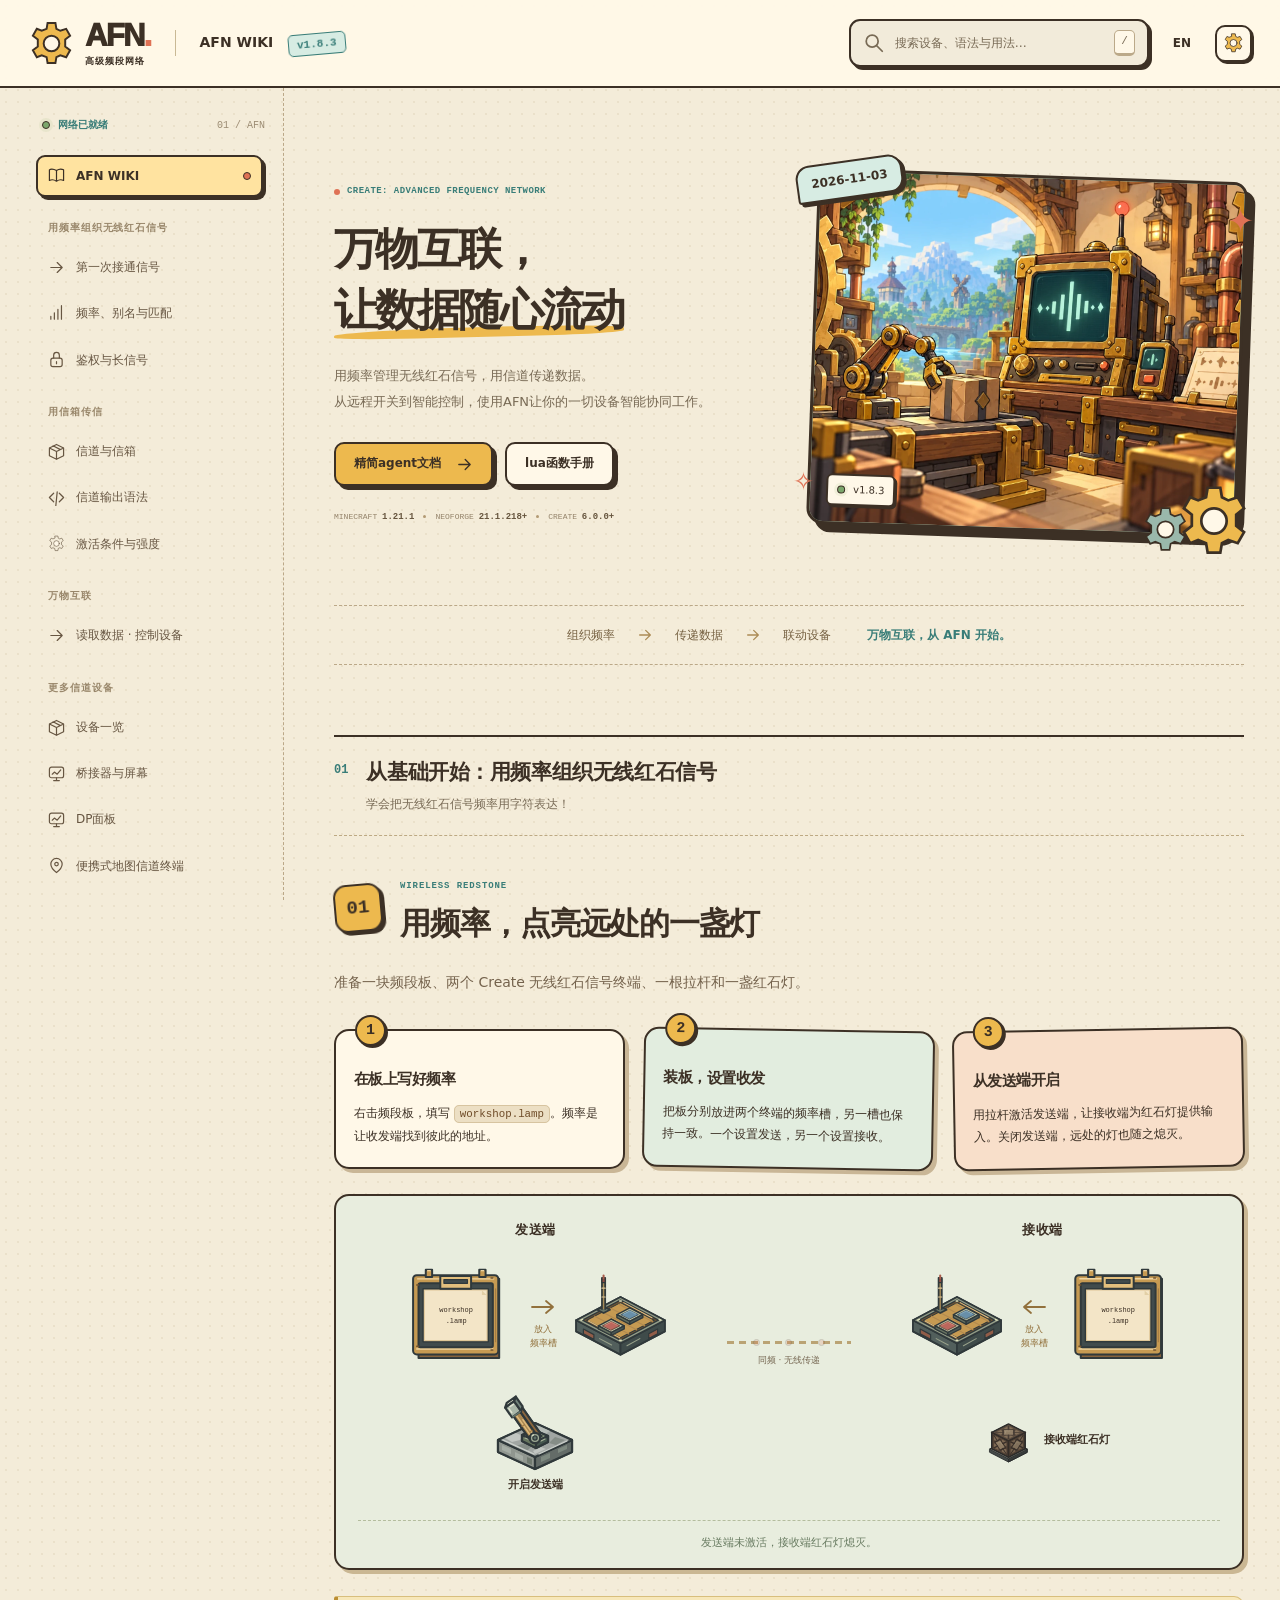
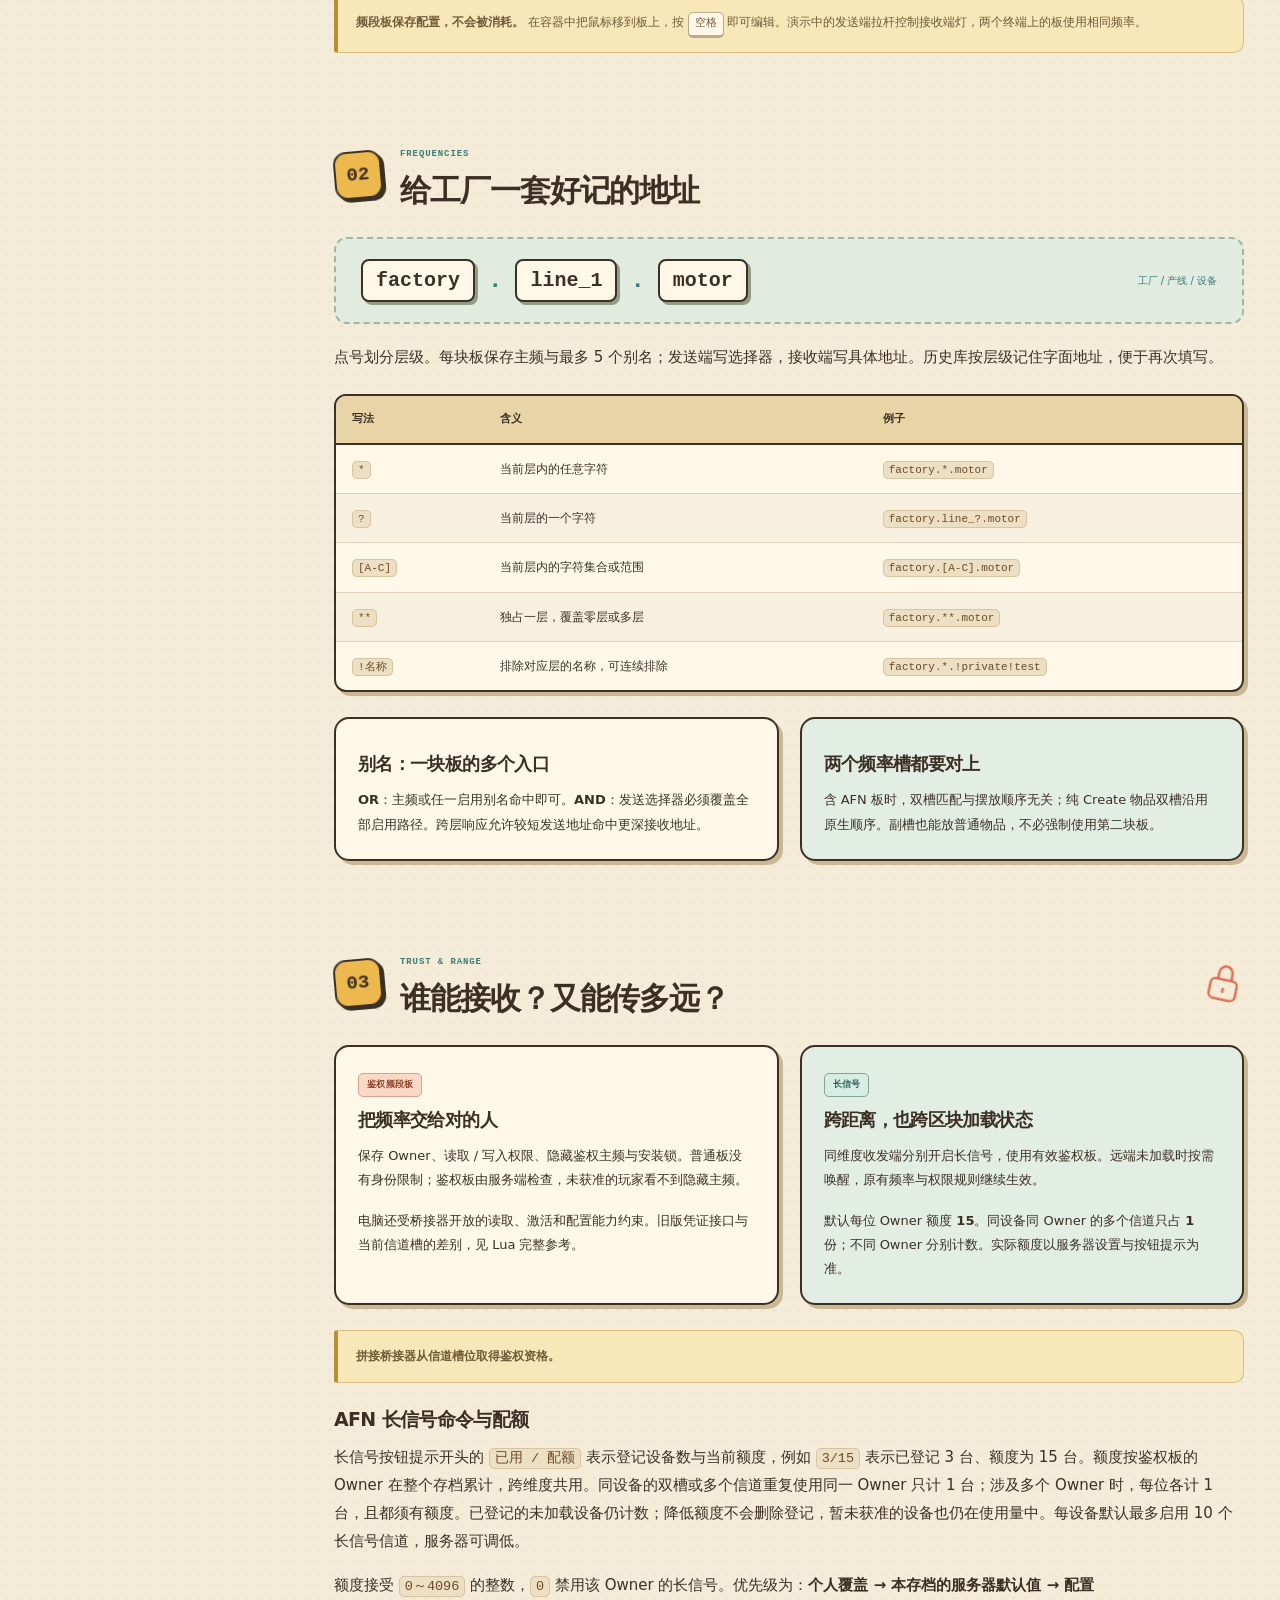
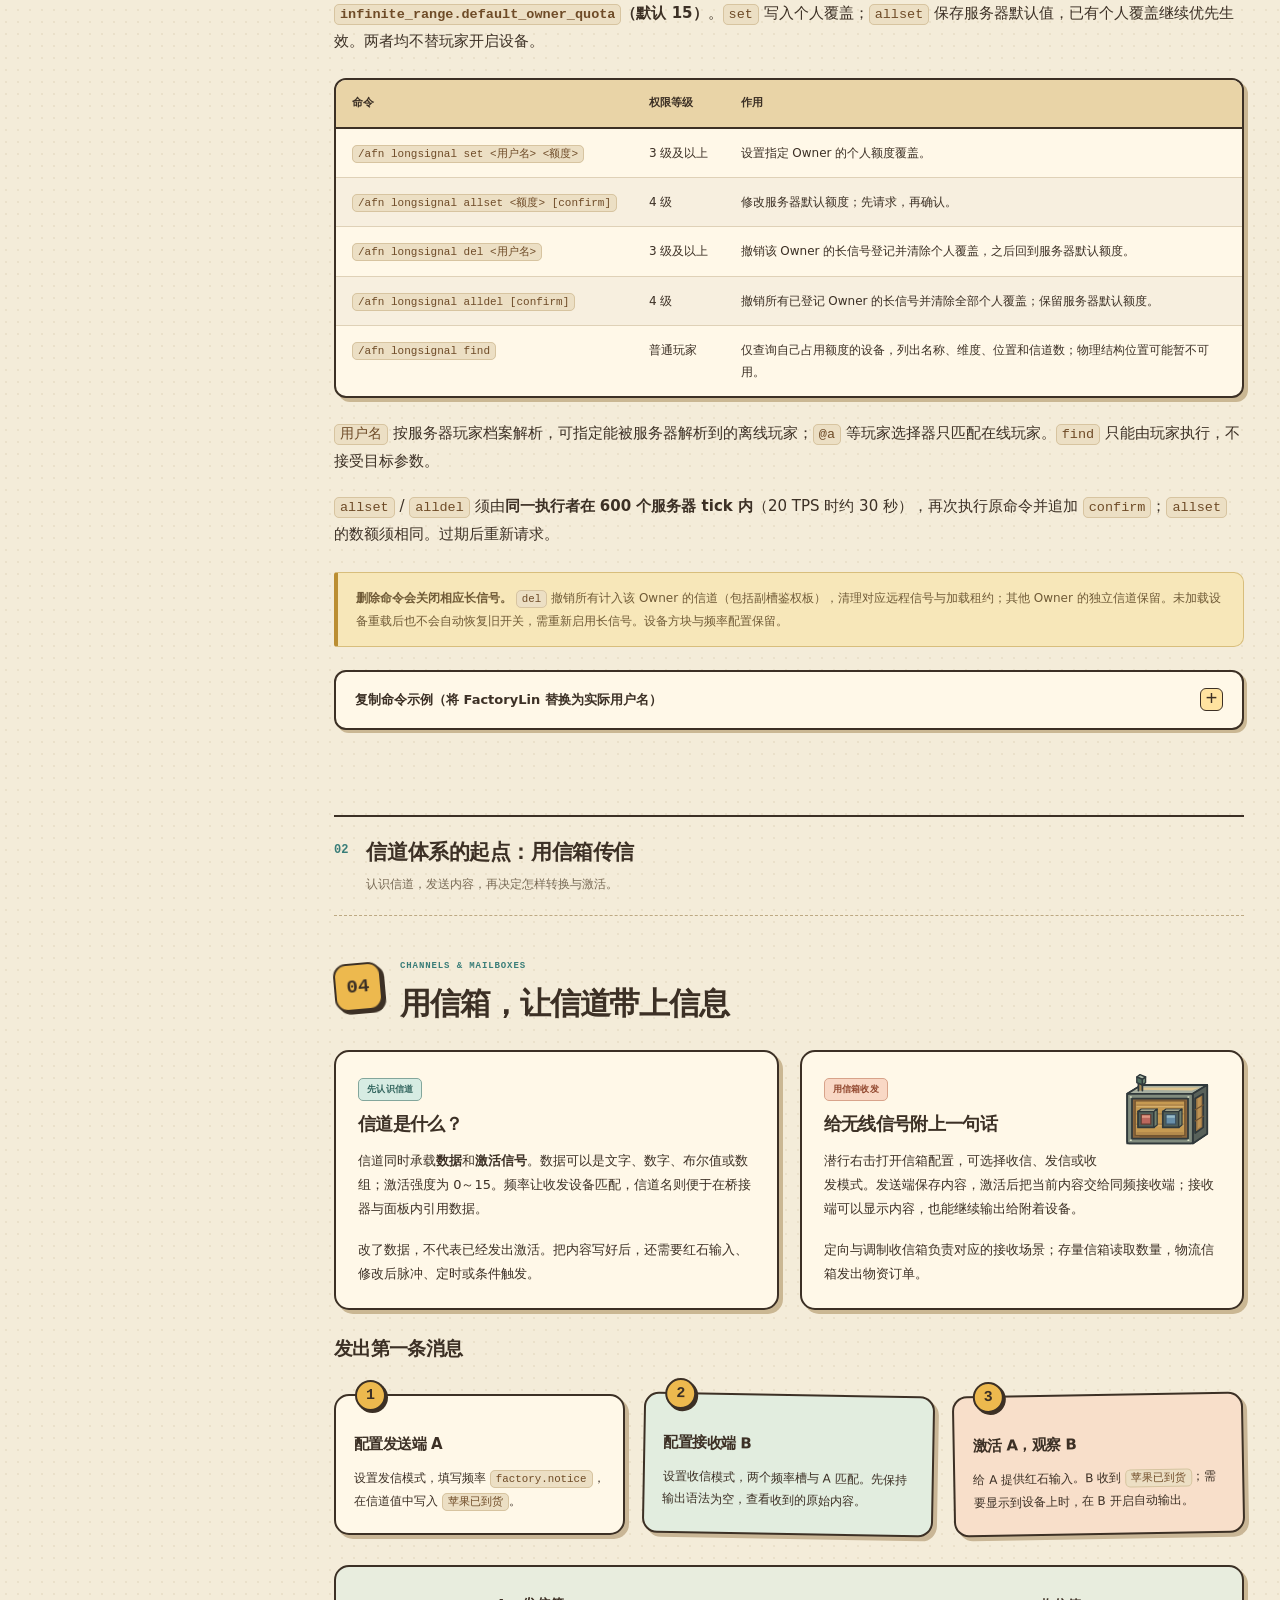
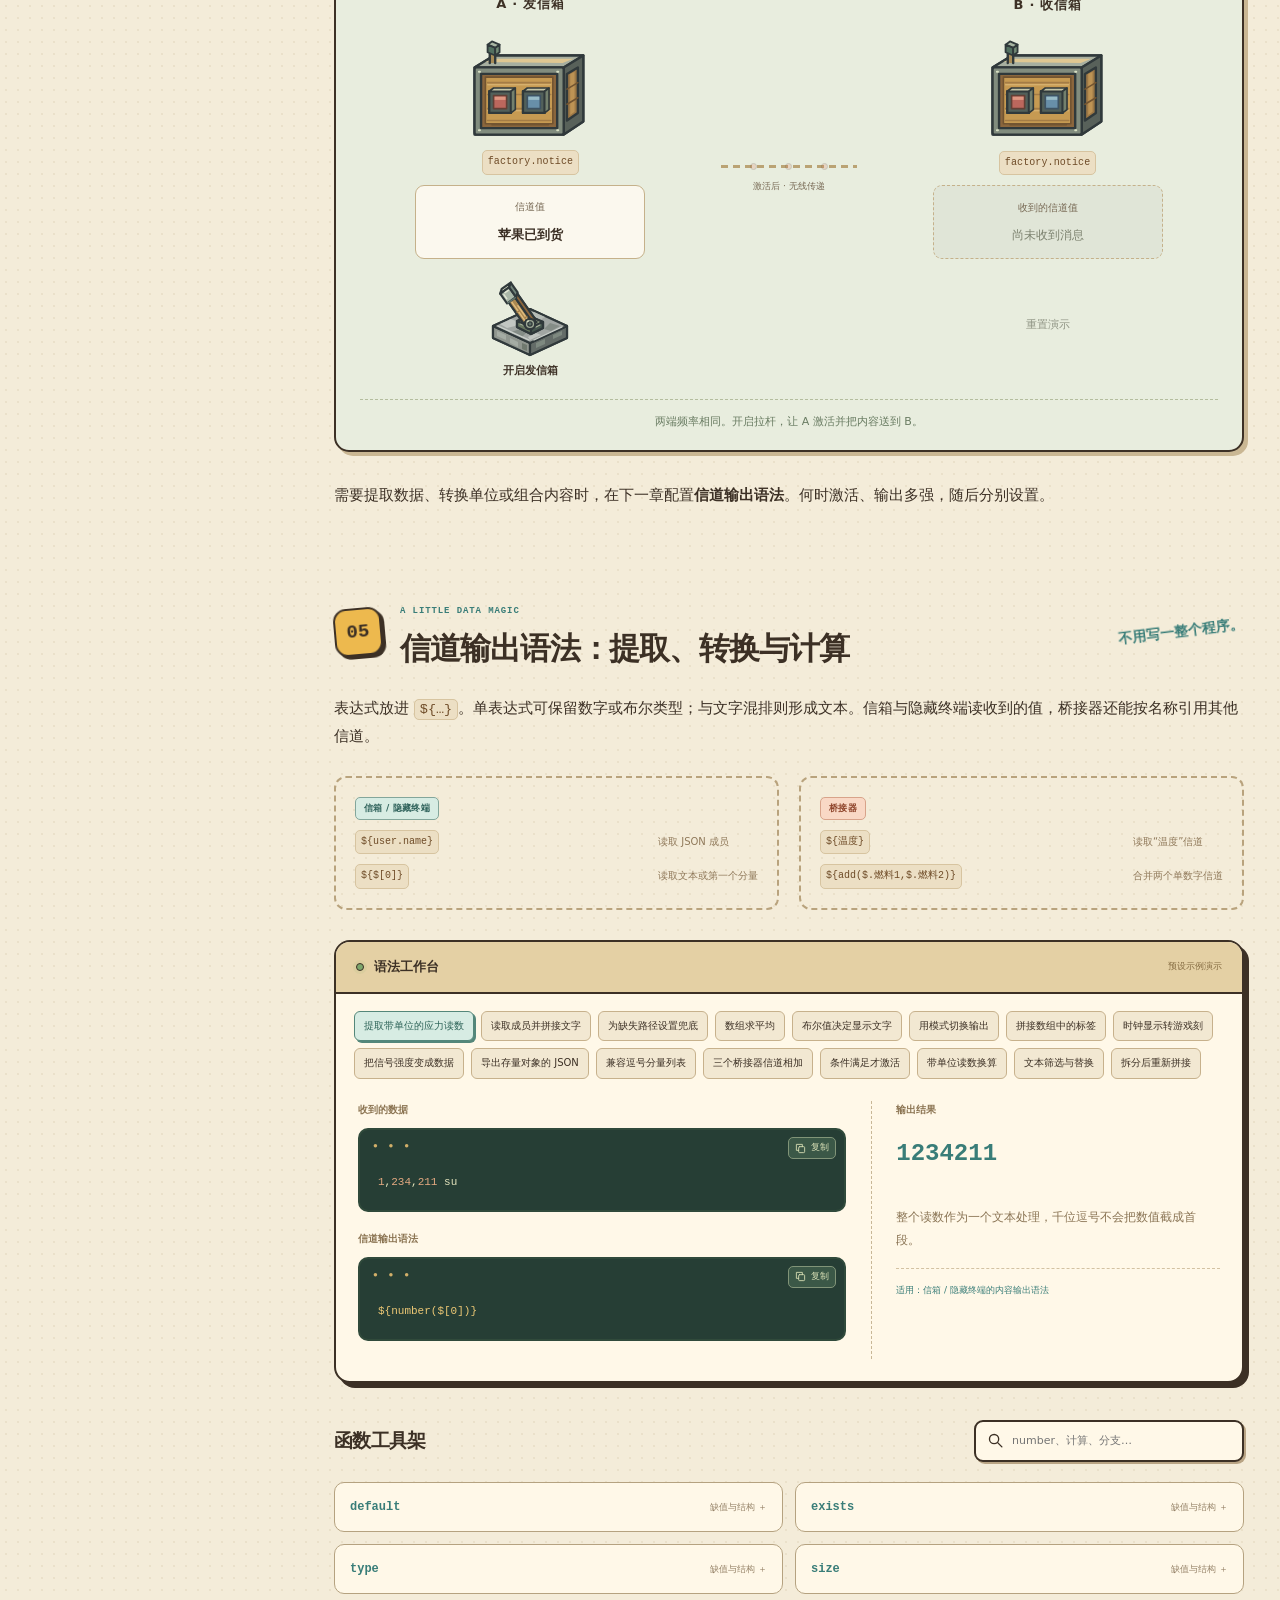
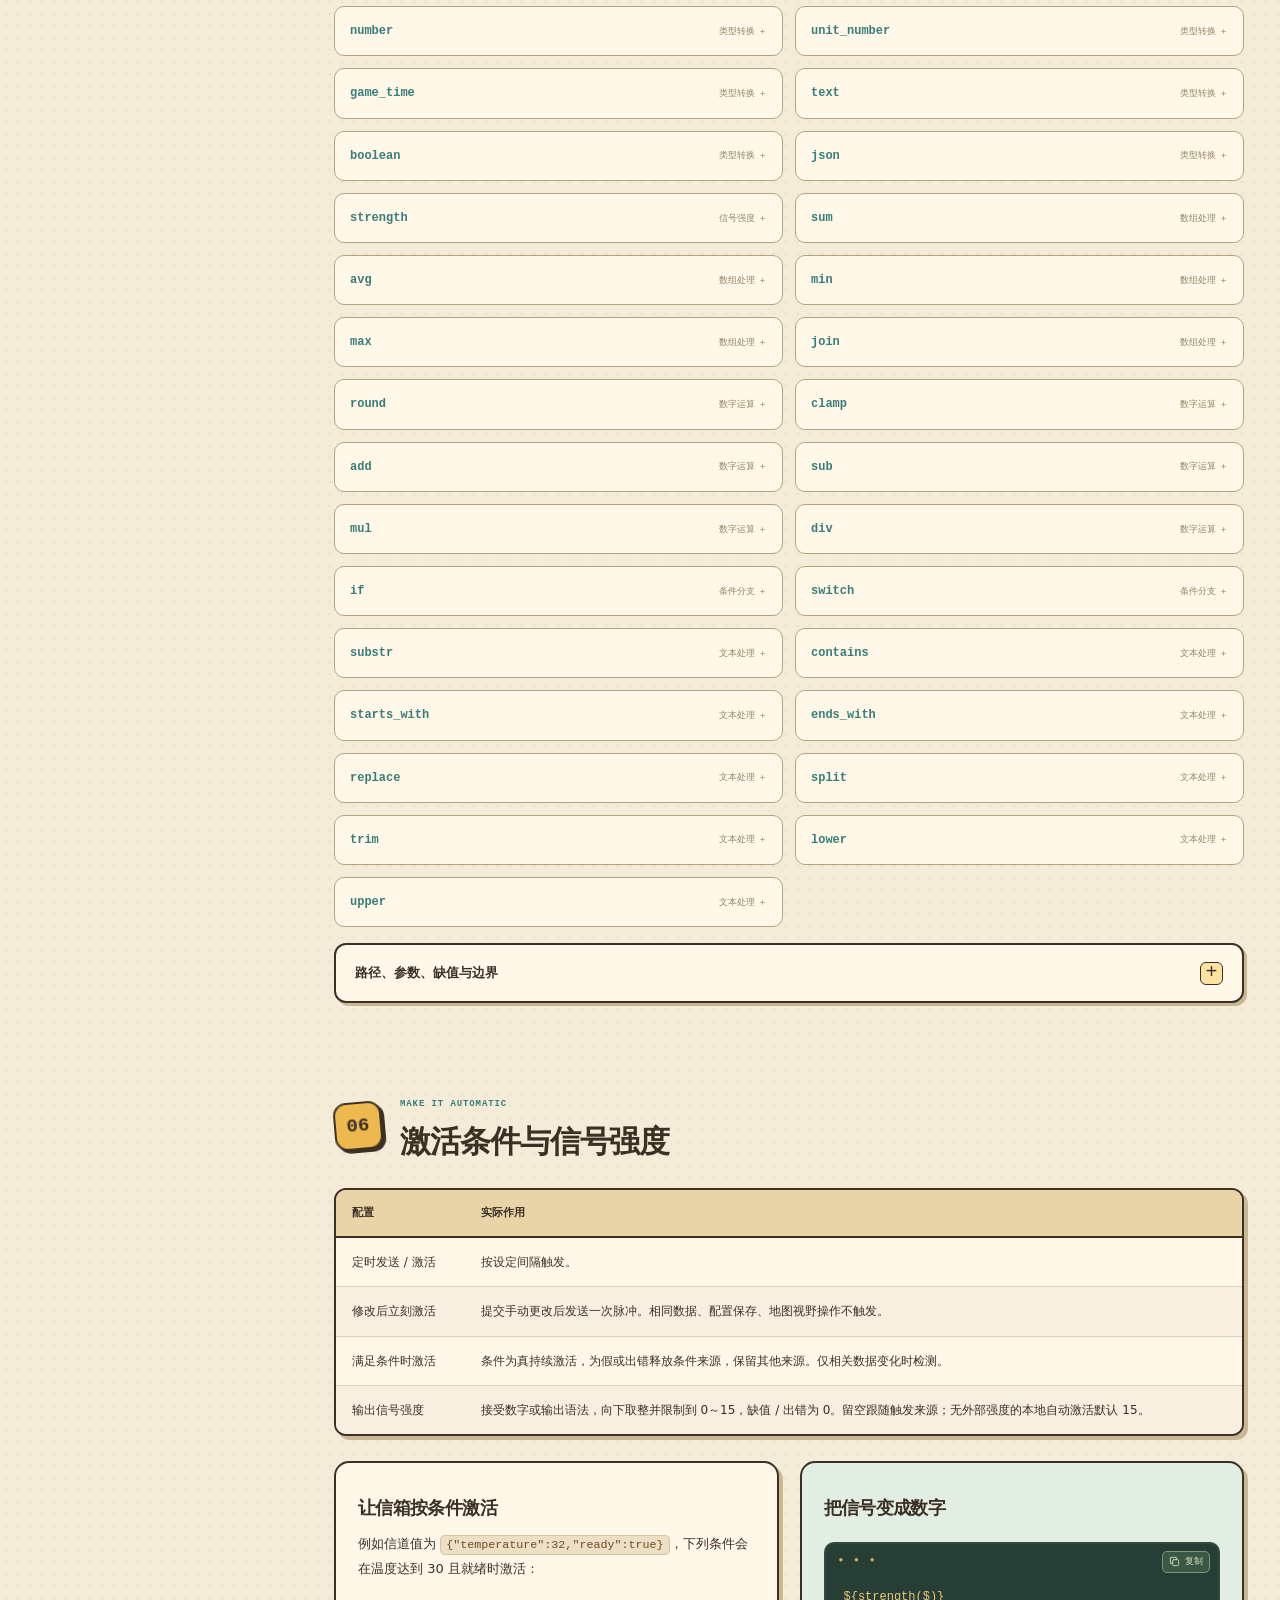
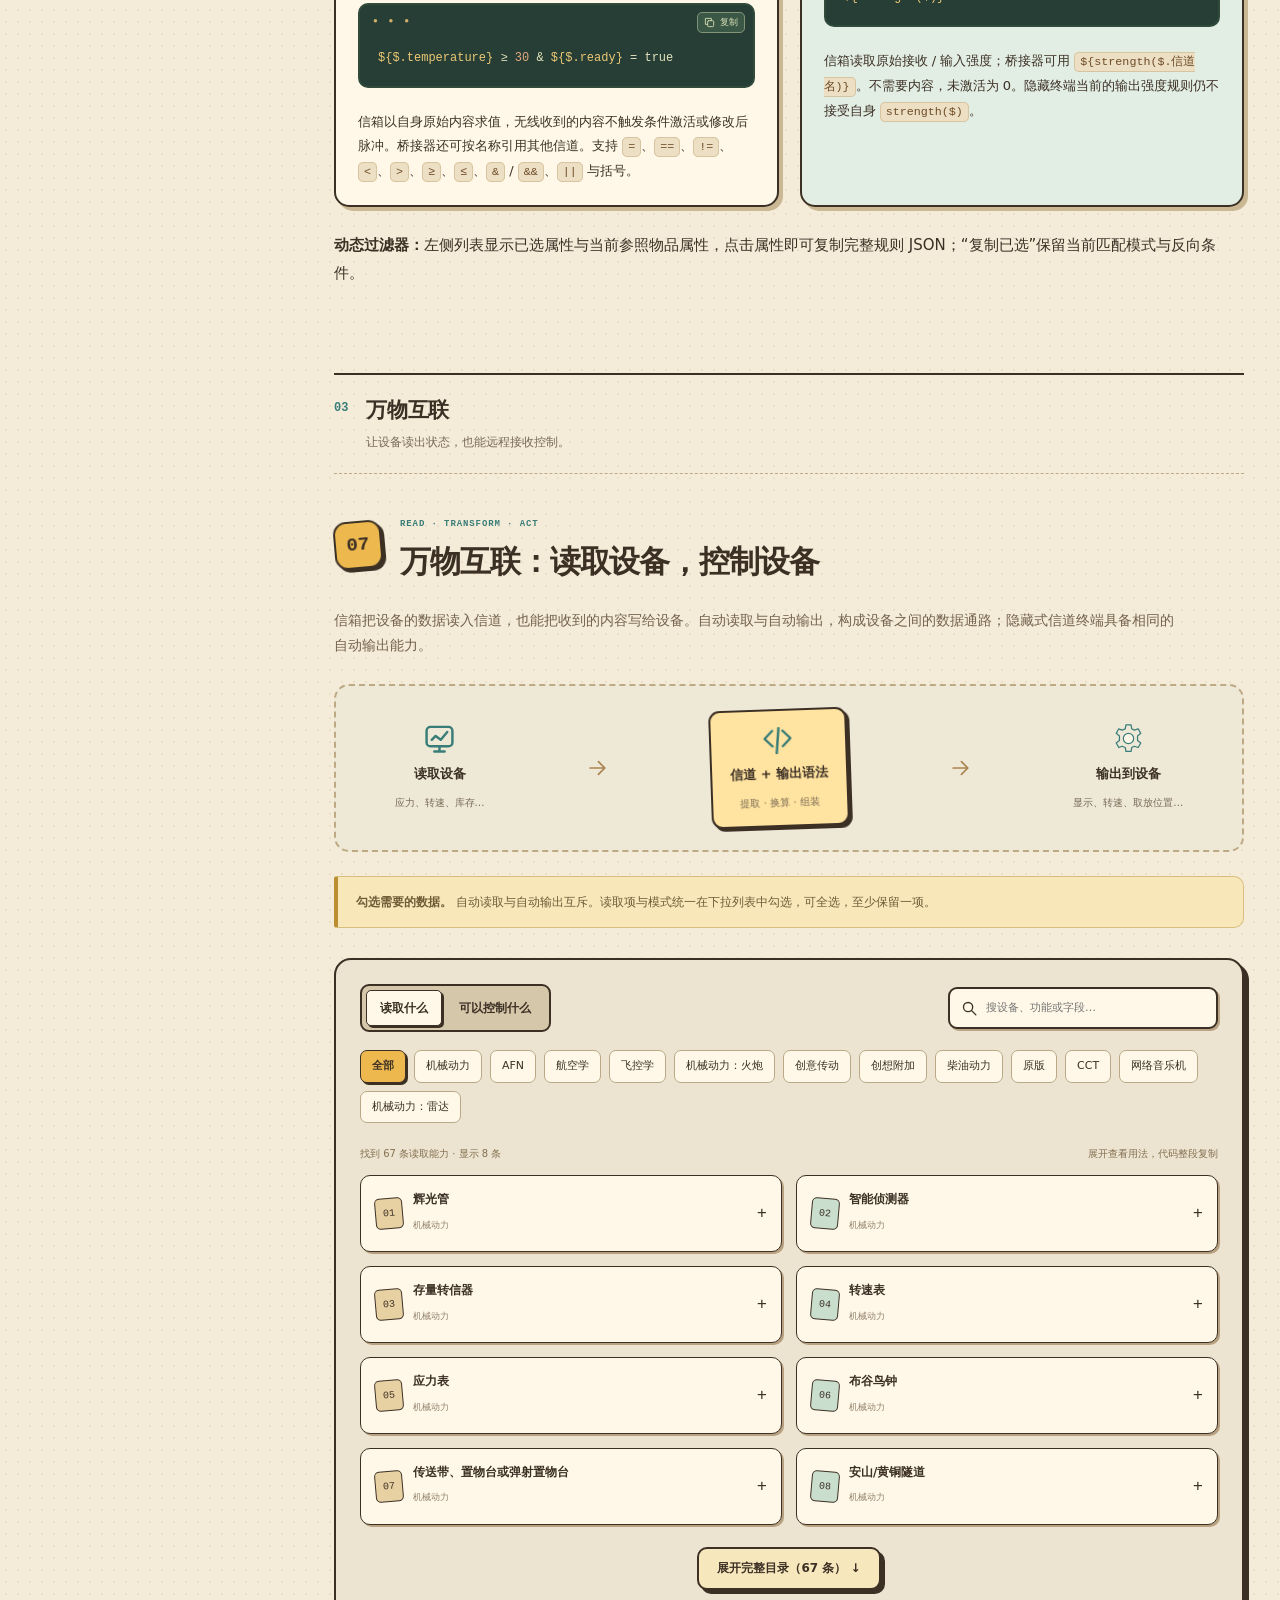
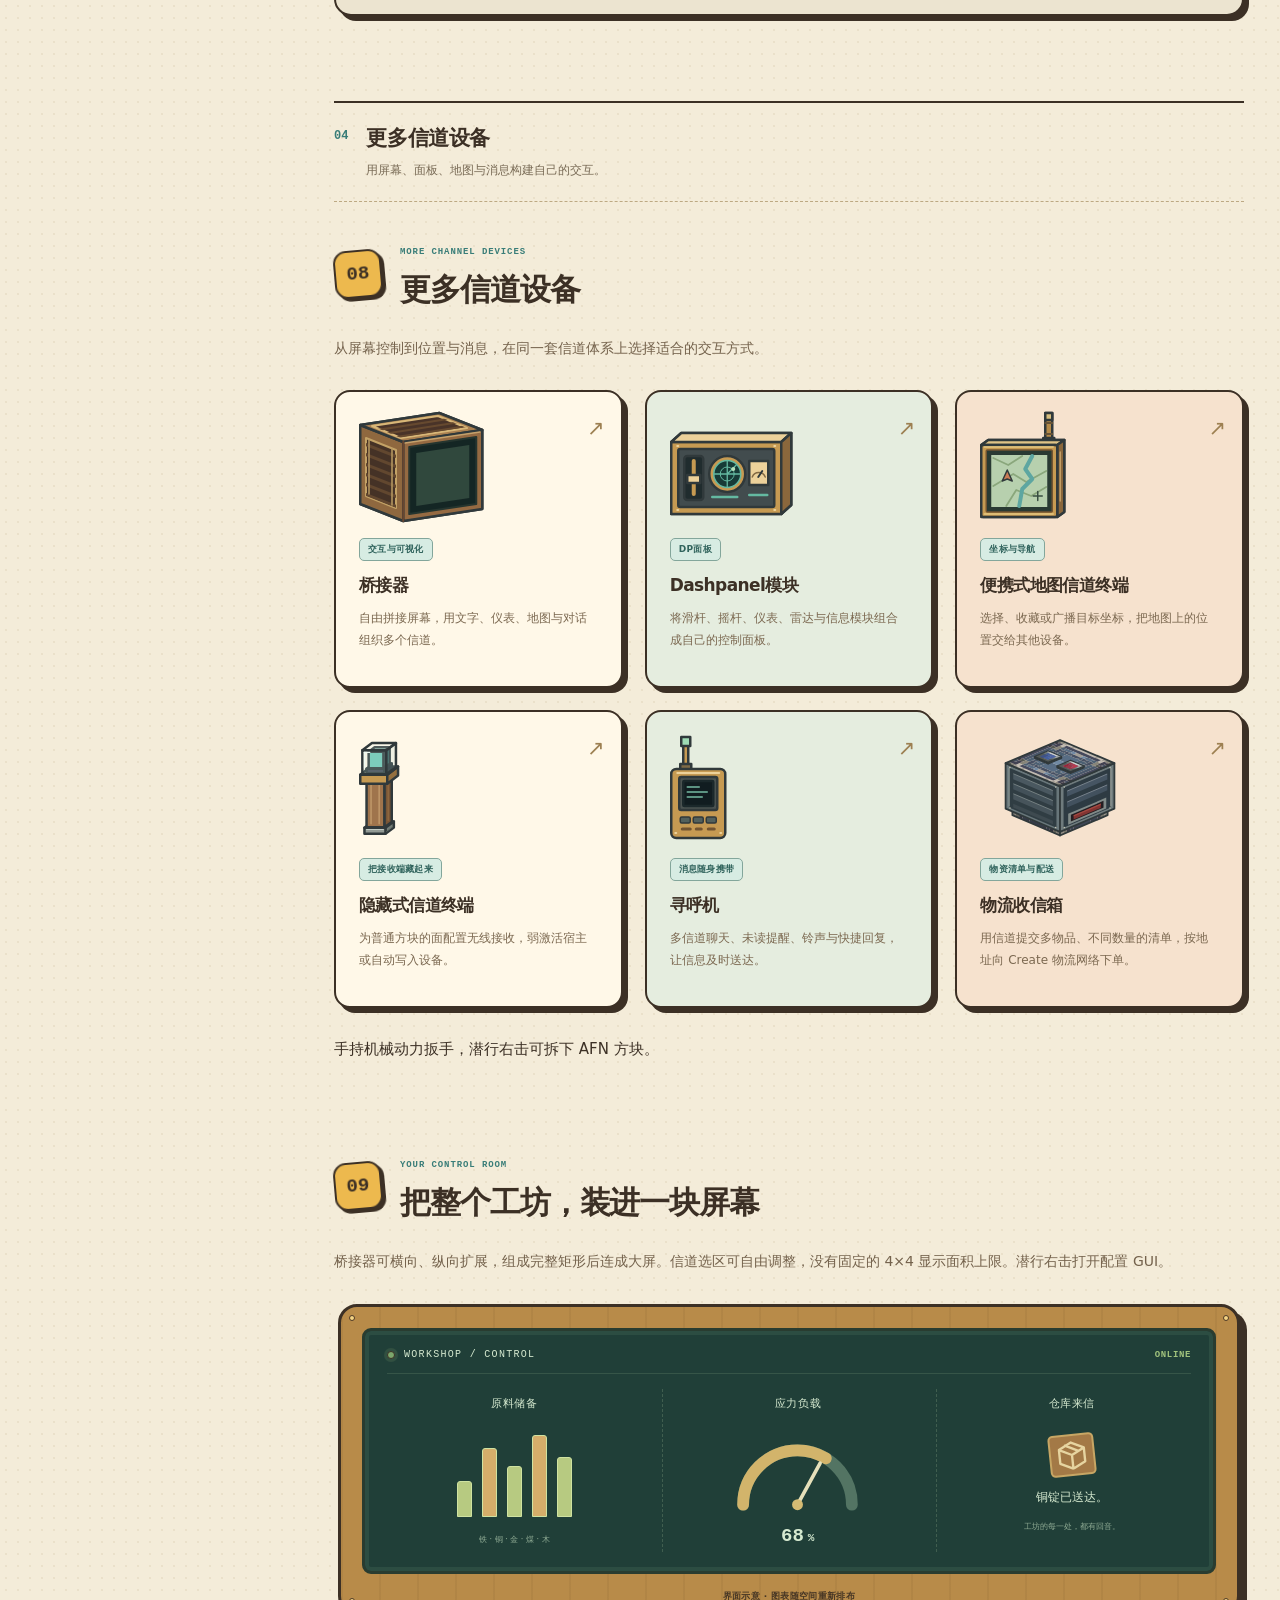
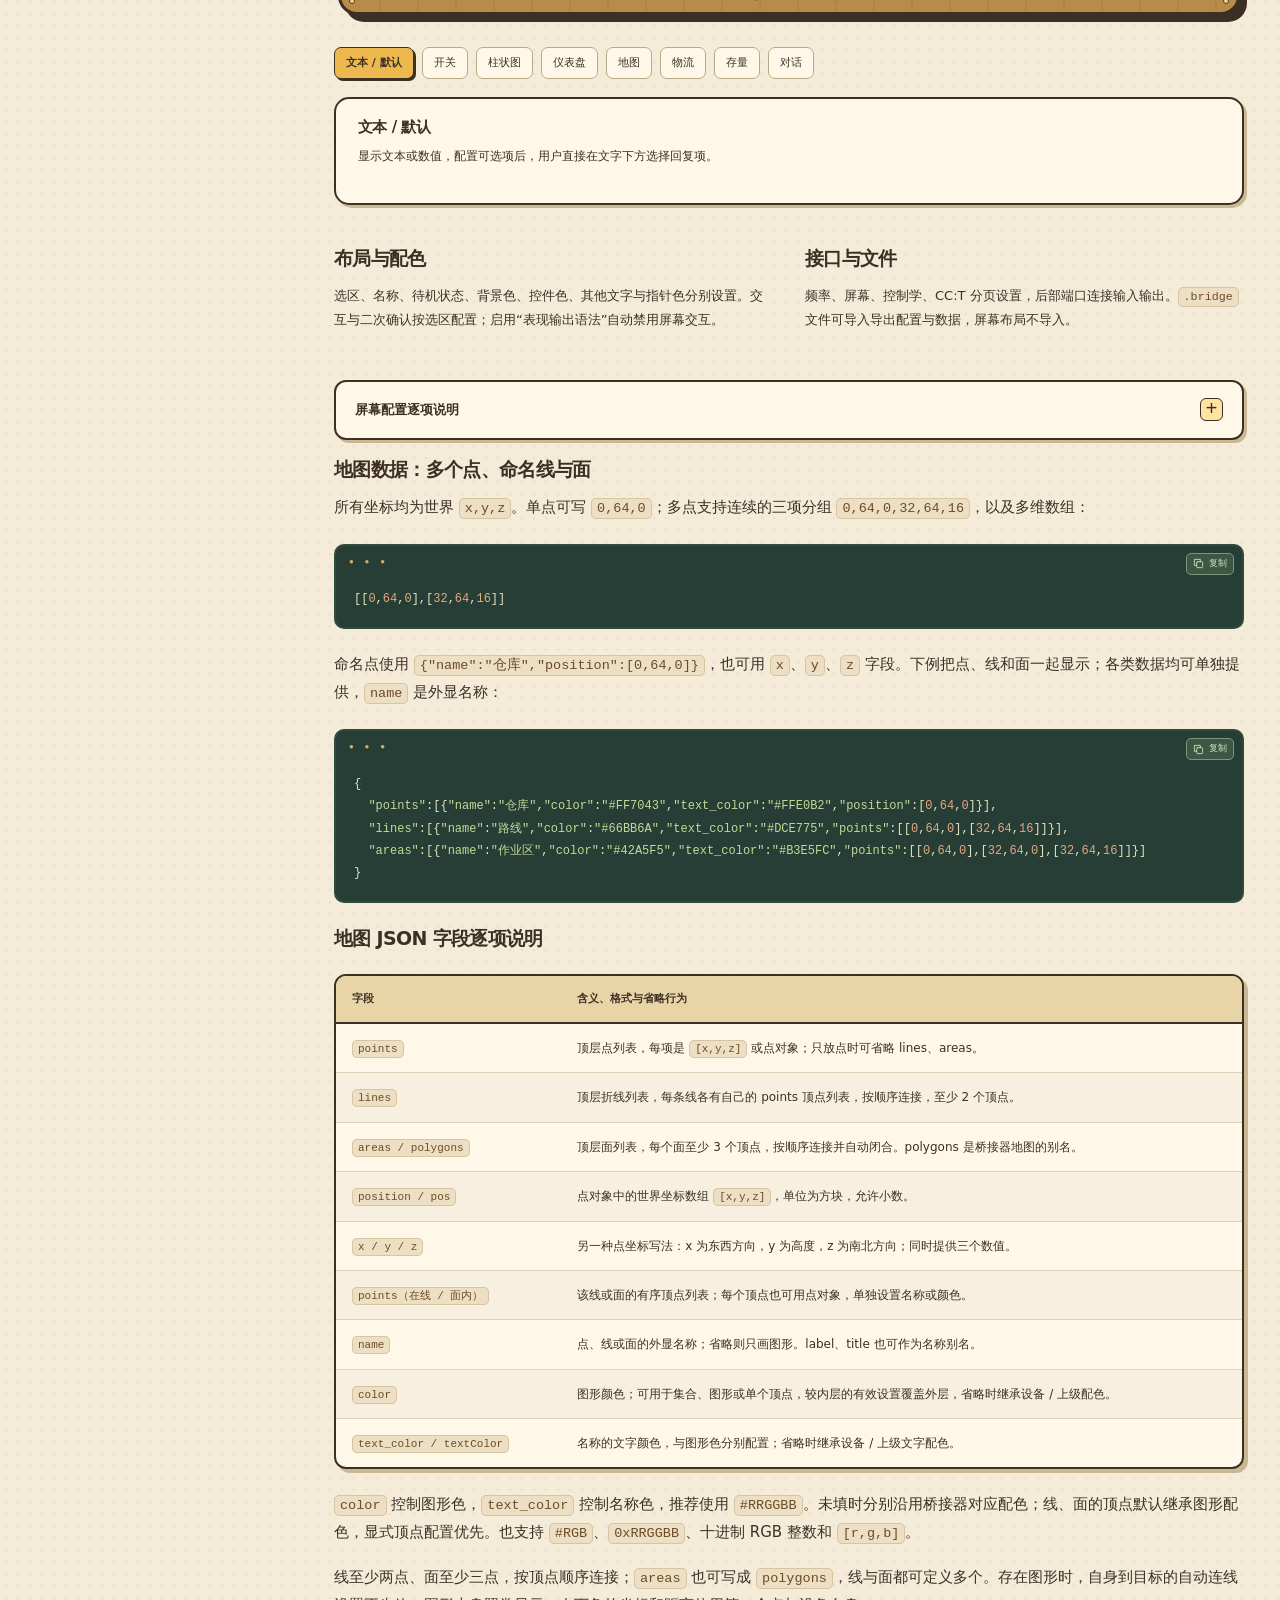
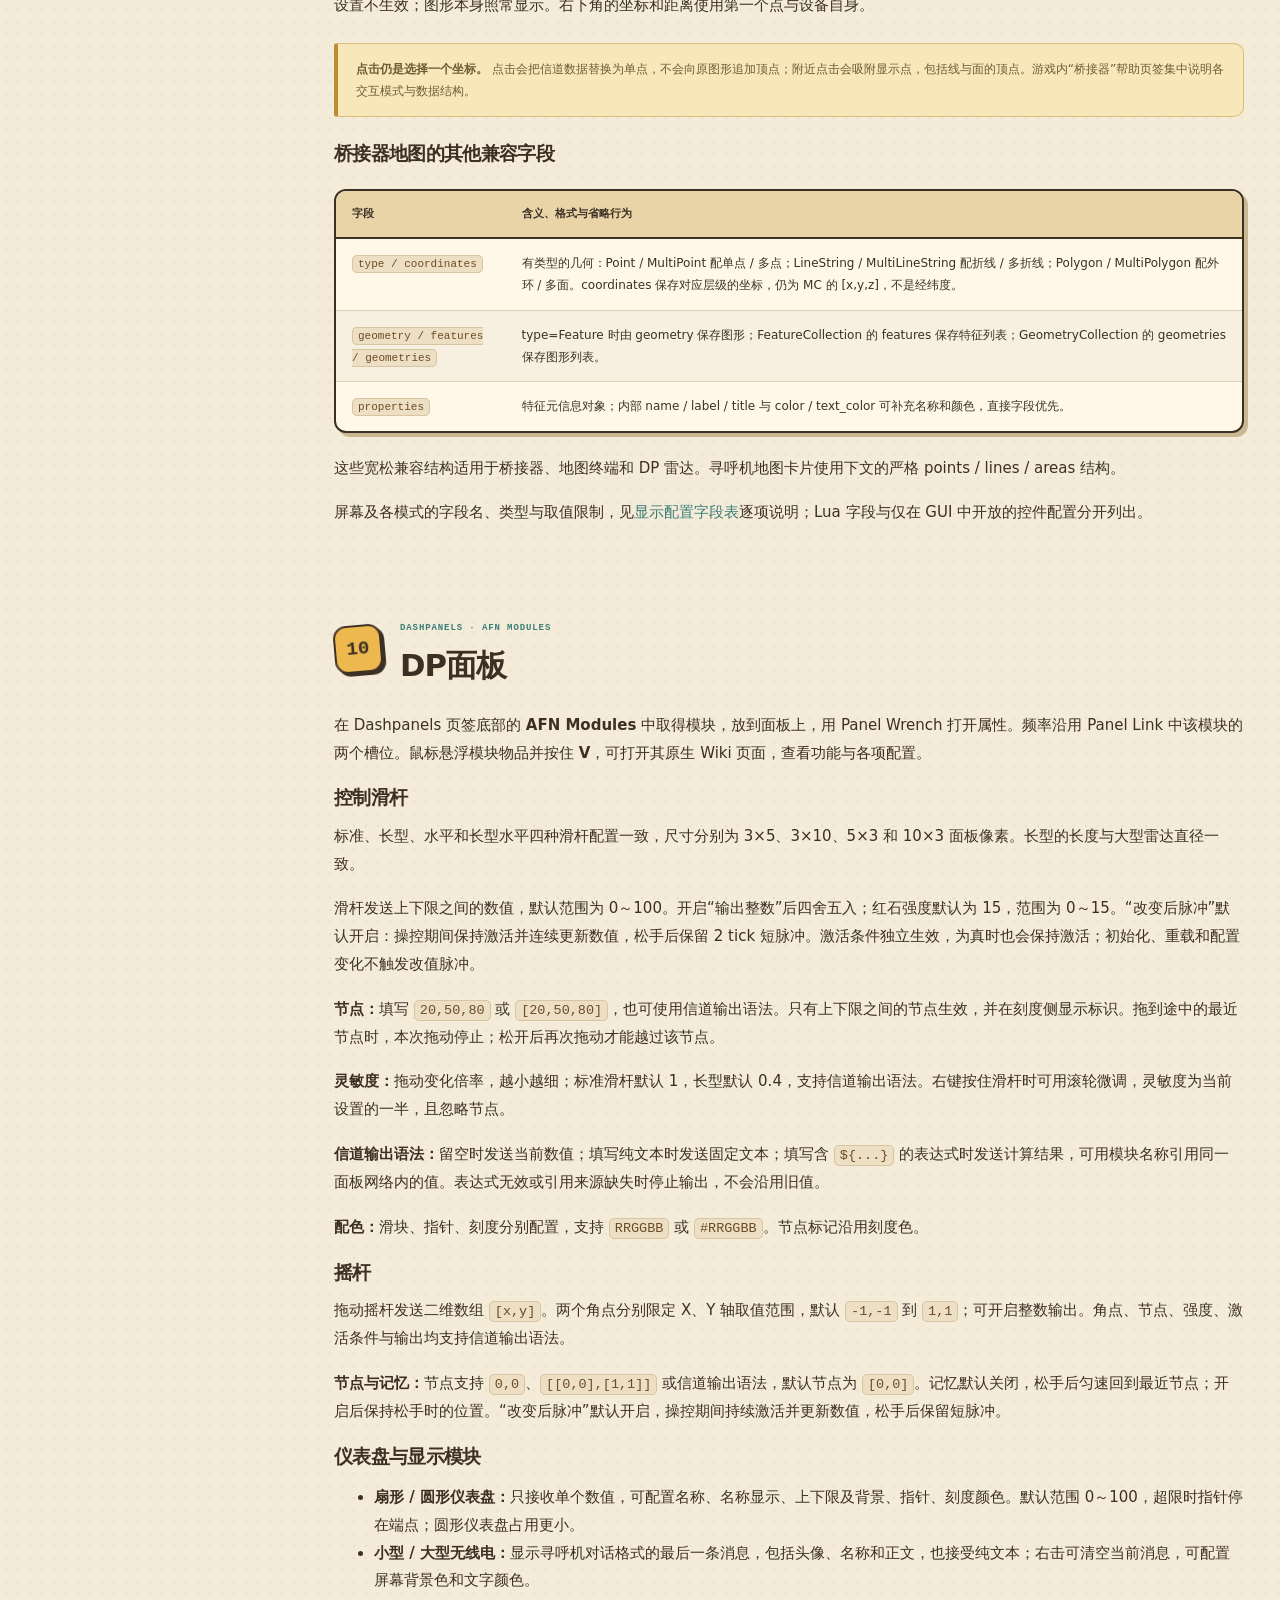
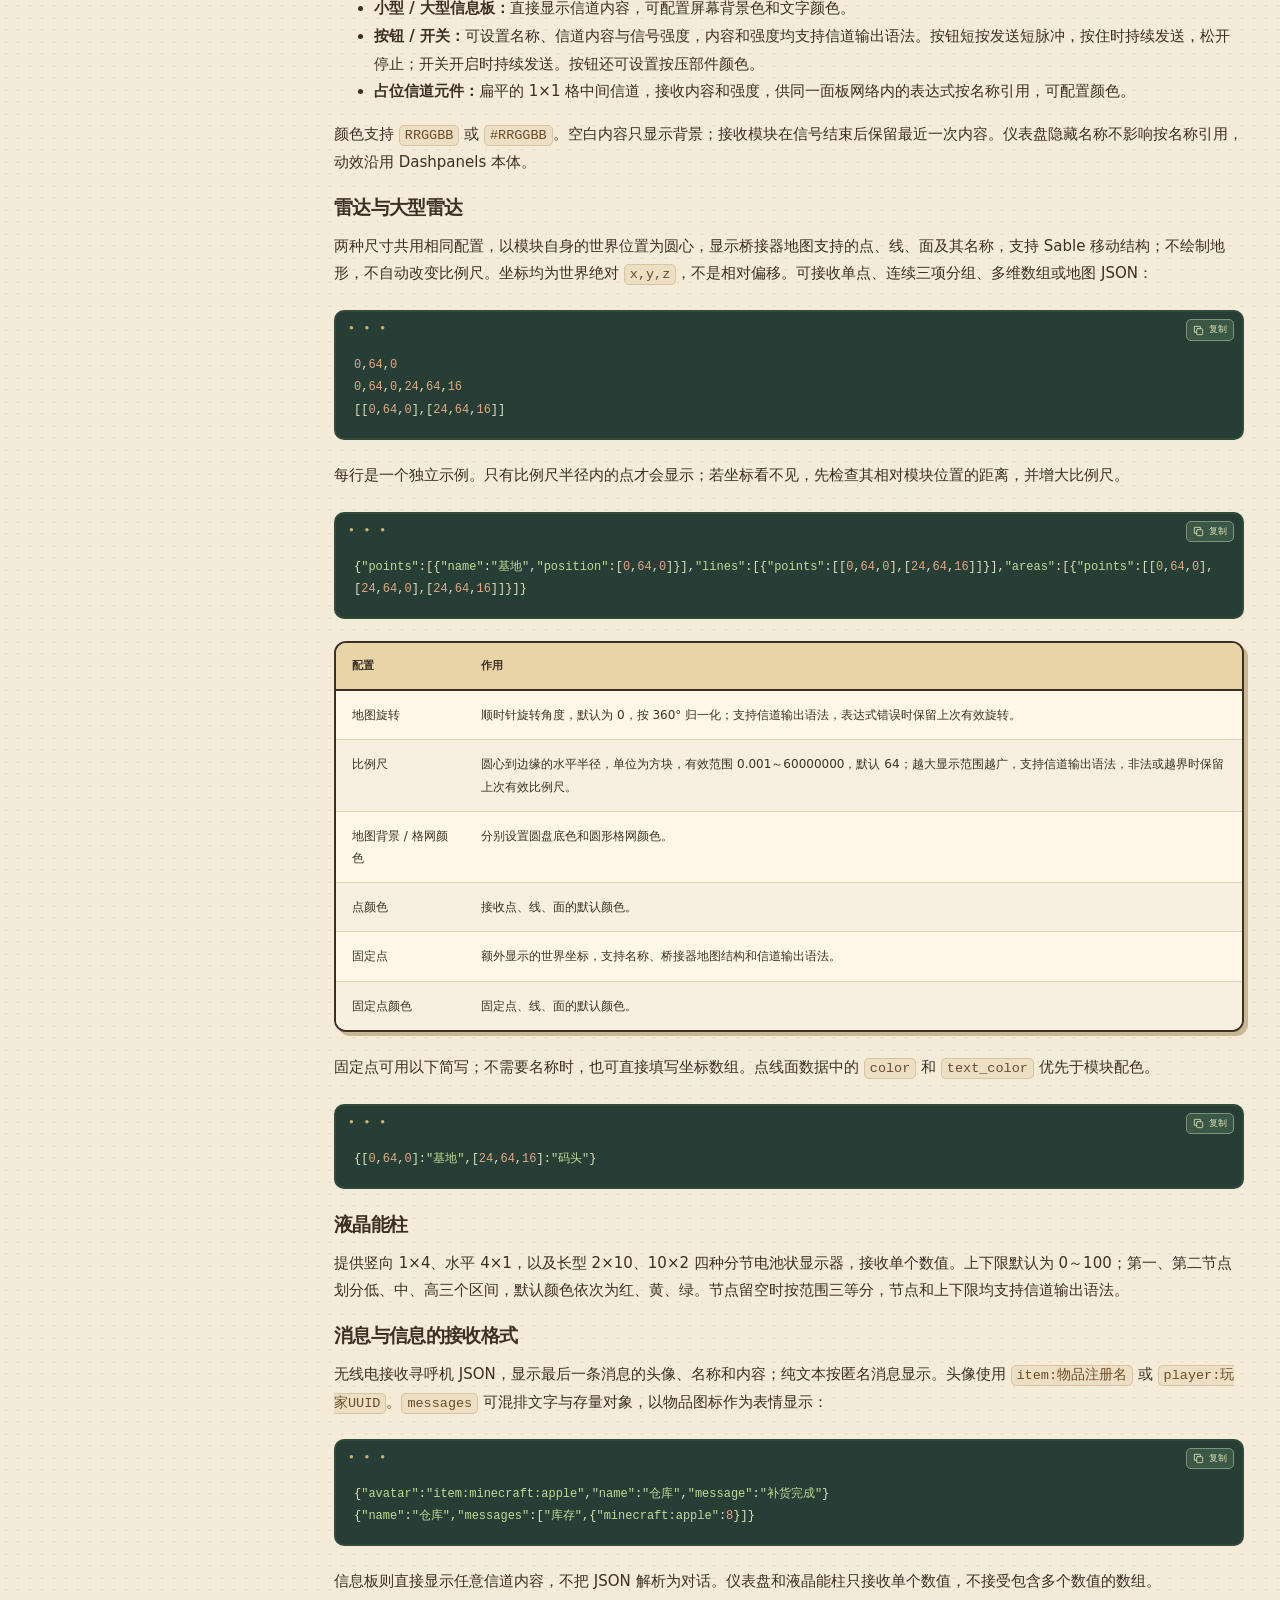
<file: index.html>
<!doctype html>
<html lang="zh-CN">
<head>
<meta charset="utf-8"><meta name="viewport" content="width=device-width,initial-scale=1"><meta name="theme-color" content="#f3e8cb">
<meta name="description" content="AFN WIKI 1.8.3：万物互联，让数据随心流动。频率与鉴权、桥接器、信箱输入输出、机械配置、信道输出语法、地图、寻呼机及 CC:Tweaked。">
<title>AFN WIKI · 万物互联，让数据随心流动</title>
<link rel="icon" href="assets/favicon.svg" type="image/svg+xml"><link rel="stylesheet" href="assets/wiki.css?v=4">
<script src="assets/device-catalog.js?v=1.8.3-cbc" defer></script><script src="assets/syntax-catalog.js?v=1.8.3" defer></script><script src="assets/wiki.js?v=1.8.3" defer></script>
<script data-goatcounter="https://2335987512.goatcounter.com/count" async src="https://gc.zgo.at/count.js"></script>
</head>
<body>
<svg class="svg-library" xmlns="http://www.w3.org/2000/svg" aria-hidden="true"><defs>
<symbol id="i-gear" viewBox="0 0 48 48"><path d="m20 3 8 0 1 6 4 2 6-2 4 7-5 4v7l5 4-4 7-6-2-4 2-1 6h-8l-1-6-5-2-5 2-4-7 5-4v-7l-5-4 4-7 5 2 5-2Z"/><circle cx="24" cy="24" r="8" fill="var(--paper,#fff4d8)"/></symbol>
<symbol id="i-search" viewBox="0 0 24 24"><circle cx="10" cy="10" r="6.5"/><path d="m15 15 6 6"/></symbol>
<symbol id="i-arrow" viewBox="0 0 24 24"><path d="M4 12h15M13 5l7 7-7 7"/></symbol>
<symbol id="i-book" viewBox="0 0 24 24"><path d="M12 5C7 2 3 3 2 4v15c4-2 7-1 10 1 3-2 6-3 10-1V4c-4-2-7-1-10 1Zm0 0v15"/></symbol>
<symbol id="i-signal" viewBox="0 0 24 24"><path d="M4 16v4m5-9v9m5-14v14m5-19v19"/></symbol>
<symbol id="i-box" viewBox="0 0 24 24"><path d="m2 7 10-5 10 5v11l-10 5-10-5Zm0 0 10 5 10-5M12 12v11M7 4l10 5"/></symbol>
<symbol id="i-screen" viewBox="0 0 24 24"><rect x="2" y="3" width="20" height="15" rx="3"/><path d="M8 22h8m-4-4v4M6 13l3-3 4 3 5-6"/></symbol>
<symbol id="i-code" viewBox="0 0 24 24"><path d="m8 6-6 6 6 6m8-12 6 6-6 6m-3-14-2 20"/></symbol>
<symbol id="i-lock" viewBox="0 0 24 24"><rect x="4" y="10" width="16" height="12" rx="3"/><path d="M8 10V6a4 4 0 0 1 8 0v4m-4 5v3"/></symbol>
<symbol id="i-pin" viewBox="0 0 24 24"><path d="M20 10c0 6-8 12-8 12S4 16 4 10a8 8 0 1 1 16 0Z"/><circle cx="12" cy="10" r="2.5"/></symbol>
<symbol id="i-copy" viewBox="0 0 24 24"><rect x="8" y="8" width="13" height="13" rx="2"/><path d="M16 8V3H3v13h5"/></symbol>
<symbol id="i-close" viewBox="0 0 24 24"><path d="m5 5 14 14M5 19 19 5"/></symbol>
</defs></svg>
<a class="skip-link" href="#main">跳到正文</a>
<header class="topbar">
<a class="brand" href="#welcome" aria-label="AFN WIKI 首页"><span class="brand-gear"><svg viewBox="0 0 48 48" width="48" height="48" aria-hidden="true"><use href="#i-gear"/></svg></span><span class="brand-copy"><b>AFN<span class="brand-dot">.</span></b><small>高级频段网络</small></span></a>
<span class="top-title">AFN WIKI <span class="version">v1.8.3</span></span>
<button class="search-trigger" id="open-search"><svg class="icon"><use href="#i-search"/></svg><span>搜索设备、语法与用法…</span><kbd>/</kbd></button>
<a class="top-link" href="index.en.html" hreflang="en" lang="en">EN</a><button class="icon-button content-toggle" id="content-toggle" aria-expanded="false" aria-controls="main" title="展开全部内容" aria-label="展开全部内容"><svg class="icon"><use href="#i-gear"/></svg></button><button class="icon-button menu-toggle" id="menu-toggle" aria-expanded="false" aria-controls="sidebar" aria-label="打开目录"><svg class="icon"><use href="#i-book"/></svg></button>
<div class="reading-track"><span id="reading-progress"></span></div>
</header>
<div class="site-layout">
<aside class="sidebar" id="sidebar"><div class="sidebar-label"><span class="status-light"></span> 网络已就绪 <span>01 / AFN</span></div>
<nav aria-label="WIKI目录"><a href="#welcome"><svg class="icon"><use href="#i-book"/></svg>AFN WIKI</a>
<div class="nav-group">用频率组织无线红石信号</div>
<a href="#quickstart"><svg class="icon"><use href="#i-arrow"/></svg>第一次接通信号</a>
<a href="#frequency"><svg class="icon"><use href="#i-signal"/></svg>频率、别名与匹配</a>
<a href="#security"><svg class="icon"><use href="#i-lock"/></svg>鉴权与长信号</a>
<div class="nav-group">用信箱传信</div>
<a href="#mailboxes"><svg class="icon"><use href="#i-box"/></svg>信道与信箱</a>
<a href="#output-syntax"><svg class="icon"><use href="#i-code"/></svg>信道输出语法</a>
<a href="#automation"><svg class="icon"><use href="#i-gear"/></svg>激活条件与强度</a>
<div class="nav-group">万物互联</div>
<a href="#data-io"><svg class="icon"><use href="#i-arrow"/></svg>读取数据 · 控制设备</a>
<div class="nav-group">更多信道设备</div>
<a href="#devices"><svg class="icon"><use href="#i-box"/></svg>设备一览</a>
<a href="#bridge"><svg class="icon"><use href="#i-screen"/></svg>桥接器与屏幕</a>
<a href="#dashpanels"><svg class="icon"><use href="#i-screen"/></svg>DP面板</a>
<a href="#map-terminal"><svg class="icon"><use href="#i-pin"/></svg>便携式地图信道终端</a>
<a href="#hidden"><svg class="icon"><use href="#i-signal"/></svg>隐藏式信道终端</a>
<a href="#pager"><svg class="icon"><use href="#i-signal"/></svg>信道寻呼机</a>
<a href="#blueprints"><svg class="icon"><use href="#i-copy"/></svg>蓝图与票务</a>
<a href="#logistics-mailbox"><svg class="icon"><use href="#i-box"/></svg>物流收信箱</a>
<div class="nav-group">API与开发</div>
<a href="#computer"><svg class="icon"><use href="#i-code"/></svg>CC:T 与开发接口</a>
<a href="#faq"><svg class="icon"><use href="#i-book"/></svg>兼容与常见问题</a>
</nav><div class="sidebar-note"><span class="paperclip"></span><b>一个地址，许多可能。</b><p>让红石传信号，<br>让信道也传递信息。</p><svg class="note-gear"><use href="#i-gear"/></svg></div><div class="sidebar-links"><a href="README.zh-CN.md">中文概览 ↗</a><a href="FUNCTIONS.md">Lua 完整参考 ↗</a><a href="https://space.bilibili.com/396190439" target="_blank" rel="noopener noreferrer">B站 · 看看实际玩法 ↗</a></div></aside>
<main id="main">
<section class="hero chapter" id="welcome" aria-labelledby="hero-title"><div class="hero-copy"><span class="eyebrow"><span></span> CREATE: ADVANCED FREQUENCY NETWORK</span><h1 id="hero-title">万物互联，<br><span class="scribble">让数据随心流动</span></h1><p>用频率管理无线红石信号，用信道传递数据。<br>从远程开关到智能控制，使用AFN让你的一切设备智能协同工作。</p><div class="hero-actions"><a class="button primary" href="AGENT.md">精简agent文档 <svg class="icon"><use href="#i-arrow"/></svg></a><a class="button" href="FUNCTIONS.md">lua函数手册</a></div><div class="compat-strip"><span>MINECRAFT <b>1.21.1</b></span><i></i><span>NEOFORGE <b>21.1.218+</b></span><i></i><span>CREATE <b>6.0.0+</b></span></div></div><div class="hero-art"><div class="art-frame"><img src="assets/workshop-hero.webp" alt="卡通机械工坊：黄铜无线控制台、寻呼机、齿轮与运送包裹的动力臂" width="1536" height="1024" fetchpriority="high"><div class="art-label"><span class="status-light"></span>v1.8.3</div></div><span class="art-sticker">2026-11-03</span><svg class="floating-gear gear-one"><use href="#i-gear"/></svg><svg class="floating-gear gear-two"><use href="#i-gear"/></svg><span class="spark spark-one">✦</span><span class="spark spark-two">✧</span></div></section>

<div class="intro-ribbon"><span>组织频率</span><svg class="icon"><use href="#i-arrow"/></svg><span>传递数据</span><svg class="icon"><use href="#i-arrow"/></svg><span>联动设备</span><b>万物互联，从 AFN 开始。</b></div>

<div class="part-heading"><span>01</span><div><b>从基础开始：用频率组织无线红石信号</b><p>学会把无线红石信号频率用字符表达！</p></div></div>

<section class="chapter" id="quickstart" data-title="无线红石 入门 Create 终端 频段板 频率"><div class="section-heading"><span class="chapter-number">01</span><div><span class="eyebrow">WIRELESS REDSTONE</span><h2>用频率，点亮远处的一盏灯</h2></div></div><p class="section-intro">准备一块频段板、两个 Create 无线红石信号终端、一根拉杆和一盏红石灯。</p>
<div class="steps"><article class="step-card"><span class="step-number">1</span><h3>在板上写好频率</h3><p>右击频段板，填写 <code>workshop.lamp</code>。频率是让收发端找到彼此的地址。</p></article><article class="step-card"><span class="step-number">2</span><h3>装板，设置收发</h3><p>把板分别放进两个终端的频率槽，另一槽也保持一致。一个设置发送，另一个设置接收。</p></article><article class="step-card"><span class="step-number">3</span><h3>从发送端开启</h3><p>用拉杆激活发送端，让接收端为红石灯提供输入。关闭发送端，远处的灯也随之熄灭。</p></article></div>
<div class="signal-demo panel" aria-label="同频无线红石收发演示">
<div class="demo-station demo-sender"><span class="demo-role">发送端</span><div class="demo-hardware"><div class="demo-board"><img class="device-art " src="assets/device-frequency-board.svg" alt="写有频率的黄铜频段板" width="160" height="120" loading="lazy"><code aria-label="workshop.lamp"><span>workshop</span><span>.lamp</span></code></div><span class="demo-install-guide"><svg viewBox="0 0 26 24" fill="none" aria-hidden="true"><path d="M2 12h21m-7-6 7 6-7 6" /></svg><small>放入<br>频率槽</small></span><span class="device-art demo-radio"><img class="demo-radio-art" src="assets/device-redstone-link.svg" alt="Create 无线红石信号终端" width="160" height="120" loading="lazy"><svg class="demo-antenna-glow" viewBox="0 0 160 120" fill="none" aria-hidden="true"><path d="M57 17h4v5h-4Z" fill="#ff6960" stroke="#a83c39" stroke-width="1.2"/><path d="M59 17v-4" stroke="#ff8c78" stroke-width="2.5" stroke-linecap="round"/></svg></span></div><div class="demo-control-space"><button type="button" class="demo-switch demo-lever-control" id="demo-lamp" aria-pressed="false" aria-label="开启发送端"><svg class="demo-lever" aria-hidden="true" xmlns="http://www.w3.org/2000/svg" width="112" height="90" viewBox="0 0 112 90" fill="none">
  <g class="lever-base" stroke="#30393b" stroke-width="2.2" stroke-linejoin="round" stroke-linecap="round">
    <path d="m19 56 37-17 37 17v12L56 85 19 68Z" fill="#747a78"/>
    <path d="m19 56 37 17v12L19 68Z" fill="#90968f"/>
    <path d="m56 73 37-17v12L56 85Z" fill="#646c68"/>
    <path d="m19 56 37-17 37 17-37 17Z" fill="#a1a6a3"/>
    <path d="m26 54 11-5 7 3-3 4-8 2Z" fill="#c2c6c2" stroke="none"/>
    <path d="m52 43 8-1 11 5-5 3-9-2Z" fill="#b6bcb7" stroke="none"/>
    <path d="m76 53 10 3-9 5-7-2Z" fill="#858d87" stroke="none"/>
    <path d="m37 62 9-3 7 3-5 5Z" fill="#858d87" stroke="none"/>
    <path d="m54 67 8-4 5 2-11 5Z" fill="#c2c6c2" stroke="none"/>
    <path d="m23 61 9 4v5l-9-4Zm13 7 8 4v5l-8-4Z" fill="#a5aca4" stroke="none"/>
    <path d="m48 73 5 2v6l-5-2Z" fill="#70796f" stroke="none"/>
    <path d="m62 73 9-4v5l-9 4Zm17-8 9-4v4l-9 4Z" fill="#7e8980" stroke="none"/>
    <path d="m24 56 31 14m5 0 28-13" stroke="#cdd2cd" stroke-width="1.3"/>
    <path d="m43 51 12-5 14 6v6l-12 6-14-7Z" fill="#4c5b54"/>
    <path d="m43 51 12-5 14 6-12 6Z" fill="#89977e"/>
    <path d="m43 51 14 7v6l-14-7Z" fill="#67765f"/>
    <path d="m57 58 12-6v6l-12 6Z" fill="#45564e"/>
    <path d="m48 52 7-3 8 3-7 4Z" fill="#303f3b" stroke-width="1.5"/>
    <path d="m46 54 5 2m11 1 4-2" stroke="#a9b49a" stroke-width="1.2"/>
  </g>
  <g class="lever-handle" stroke="#30393b" stroke-width="2.2" stroke-linejoin="round" stroke-linecap="round">
    <g transform="rotate(-35 56 54)">
      <path d="m51 20 8-3 4 3v33l-7 5-5-3Z" fill="#8b663d"/>
      <path d="M51 20h8v35l-3 3-5-3Z" fill="#ac8951"/>
      <path d="m59 20 4-3v36l-4 3Z" fill="#8b663d"/>
      <path d="M53.7 25v23m2.8-16v17" stroke="#e0bd80" stroke-width="1.35"/>
      <path d="M52 37h3m1 9h2" stroke="#a47c46" stroke-width="1.2"/>
      <path d="m49 12 11 0 4-3-11 0Z" fill="#d3d9c4"/>
      <path d="M49 12h11v12H49Z" fill="#aab7a8"/>
      <path d="m60 12 4-3v12l-4 3Z" fill="#72847b"/>
      <path d="M51.5 15v5m2-6h4" stroke="#e2e6d4" stroke-width="1.4"/>
      <path d="M50 24h9" stroke="#677a71" stroke-width="1.3"/>
    </g>
    <circle cx="56" cy="54" r="5.2" fill="#9da995"/>
    <circle cx="56" cy="54" r="2.1" fill="#5c7066" stroke-width="1.3"/>
    <path d="m53.3 51.6 1.1-.7" stroke="#d5dcc3" stroke-width="1.25"/>
  </g>
</svg><b>开启发送端</b></button></div></div>
<div class="signal-wire"><span></span><span></span><span></span><small>同频 · 无线传递</small></div>
<div class="demo-station demo-receiver"><span class="demo-role">接收端</span><div class="demo-hardware"><span class="device-art demo-radio"><img class="demo-radio-art" src="assets/device-redstone-link.svg" alt="Create 无线红石信号终端" width="160" height="120" loading="lazy"><svg class="demo-antenna-glow" viewBox="0 0 160 120" fill="none" aria-hidden="true"><path d="M57 17h4v5h-4Z" fill="#ff6960" stroke="#a83c39" stroke-width="1.2"/><path d="M59 17v-4" stroke="#ff8c78" stroke-width="2.5" stroke-linecap="round"/></svg></span><span class="demo-install-guide"><svg viewBox="0 0 26 24" fill="none" aria-hidden="true"><path d="M2 12h21m-7-6 7 6-7 6" /></svg><small>放入<br>频率槽</small></span><div class="demo-board"><img class="device-art " src="assets/device-frequency-board.svg" alt="写有频率的黄铜频段板" width="160" height="120" loading="lazy"><code aria-label="workshop.lamp"><span>workshop</span><span>.lamp</span></code></div></div><div class="demo-lamp-output demo-control-space"><img class="demo-receiver-lamp" src="assets/device-redstone-lamp.svg" alt="接收端的红石灯" width="160" height="120" loading="lazy"><b>接收端红石灯</b></div></div>
<p id="demo-status" class="demo-status" role="status">发送端未激活，接收端红石灯熄灭。</p></div><aside class="note"><b>频段板保存配置，不会被消耗。</b> 在容器中把鼠标移到板上，按 <kbd>空格</kbd> 即可编辑。演示中的发送端拉杆控制接收端灯，两个终端上的板使用相同频率。</aside></section>

<section class="chapter" id="frequency" data-title="频率 匹配 别名 通配符 OR AND 双槽"><div class="section-heading"><span class="chapter-number">02</span><div><span class="eyebrow">FREQUENCIES</span><h2>给工厂一套好记的地址</h2></div></div><div class="frequency-address"><span>factory</span><i>.</i><span>line_1</span><i>.</i><span>motor</span><small>工厂 / 产线 / 设备</small></div><p>点号划分层级。每块板保存主频与最多 5 个别名；发送端写选择器，接收端写具体地址。历史库按层级记住字面地址，便于再次填写。</p>
<div class="table-wrap"><table><thead><tr><th>写法</th><th>含义</th><th>例子</th></tr></thead><tbody><tr><td><code>*</code></td><td>当前层内的任意字符</td><td><code>factory.*.motor</code></td></tr><tr><td><code>?</code></td><td>当前层的一个字符</td><td><code>factory.line_?.motor</code></td></tr><tr><td><code>[A-C]</code></td><td>当前层内的字符集合或范围</td><td><code>factory.[A-C].motor</code></td></tr><tr><td><code>**</code></td><td>独占一层，覆盖零层或多层</td><td><code>factory.**.motor</code></td></tr><tr><td><code>!名称</code></td><td>排除对应层的名称，可连续排除</td><td><code>factory.*.!private!test</code></td></tr></tbody></table></div>
<div class="split-grid"><article class="paper-card"><h3>别名：一块板的多个入口</h3><p><b>OR</b>：主频或任一启用别名命中即可。<b>AND</b>：发送选择器必须覆盖全部启用路径。跨层响应允许较短发送地址命中更深接收地址。</p></article><article class="paper-card teal-card"><h3>两个频率槽都要对上</h3><p>含 AFN 板时，双槽匹配与摆放顺序无关；纯 Create 物品双槽沿用原生顺序。副槽也能放普通物品，不必强制使用第二块板。</p></article></div></section>

<section class="chapter" id="security" data-title="鉴权 权限 ACL 长信号 配额 Owner 无限距离 Sable AFN 命令 longsignal set allset del alldel find confirm"><div class="section-heading"><span class="chapter-number">03</span><div><span class="eyebrow">TRUST & RANGE</span><h2>谁能接收？又能传多远？</h2></div><svg class="heading-icon"><use href="#i-lock"/></svg></div><div class="split-grid"><article class="paper-card"><span class="tag coral">鉴权频段板</span><h3>把频率交给对的人</h3><p>保存 Owner、读取 / 写入权限、隐藏鉴权主频与安装锁。普通板没有身份限制；鉴权板由服务端检查，未获准的玩家看不到隐藏主频。</p><p>电脑还受桥接器开放的读取、激活和配置能力约束。旧版凭证接口与当前信道槽的差别，见 Lua 完整参考。</p></article><article class="paper-card teal-card"><span class="tag">长信号</span><h3>跨距离，也跨区块加载状态</h3><p>同维度收发端分别开启长信号，使用有效鉴权板。远端未加载时按需唤醒，原有频率与权限规则继续生效。</p><p>默认每位 Owner 额度 <b>15</b>。同设备同 Owner 的多个信道只占 <b>1</b> 份；不同 Owner 分别计数。实际额度以服务器设置与按钮提示为准。</p></article></div><aside class="note"><b>拼接桥接器从信道槽位取得鉴权资格。</b> </aside>
<h3 id="longsignal-commands">AFN 长信号命令与配额</h3>
<p>长信号按钮提示开头的 <code>已用 / 配额</code> 表示登记设备数与当前额度，例如 <code>3/15</code> 表示已登记 3 台、额度为 15 台。额度按鉴权板的 Owner 在整个存档累计，跨维度共用。同设备的双槽或多个信道重复使用同一 Owner 只计 1 台；涉及多个 Owner 时，每位各计 1 台，且都须有额度。已登记的未加载设备仍计数；降低额度不会删除登记，暂未获准的设备也仍在使用量中。每设备默认最多启用 10 个长信号信道，服务器可调低。</p>
<p>额度接受 <code>0～4096</code> 的整数，<code>0</code> 禁用该 Owner 的长信号。优先级为：<b>个人覆盖 → 本存档的服务器默认值 → 配置 <code>infinite_range.default_owner_quota</code>（默认 15）</b>。<code>set</code> 写入个人覆盖；<code>allset</code> 保存服务器默认值，已有个人覆盖继续优先生效。两者均不替玩家开启设备。</p>
<div class="table-wrap longsignal-table"><table><thead><tr><th>命令</th><th>权限等级</th><th>作用</th></tr></thead><tbody>
<tr><td><code>/afn longsignal set &lt;用户名&gt; &lt;额度&gt;</code></td><td>3 级及以上</td><td>设置指定 Owner 的个人额度覆盖。</td></tr>
<tr><td><code>/afn longsignal allset &lt;额度&gt; [confirm]</code></td><td>4 级</td><td>修改服务器默认额度；先请求，再确认。</td></tr>
<tr><td><code>/afn longsignal del &lt;用户名&gt;</code></td><td>3 级及以上</td><td>撤销该 Owner 的长信号登记并清除个人覆盖，之后回到服务器默认额度。</td></tr>
<tr><td><code>/afn longsignal alldel [confirm]</code></td><td>4 级</td><td>撤销所有已登记 Owner 的长信号并清除全部个人覆盖；保留服务器默认额度。</td></tr>
<tr><td><code>/afn longsignal find</code></td><td>普通玩家</td><td>仅查询自己占用额度的设备，列出名称、维度、位置和信道数；物理结构位置可能暂不可用。</td></tr>
</tbody></table></div>
<p><code>用户名</code> 按服务器玩家档案解析，可指定能被服务器解析到的离线玩家；<code>@a</code> 等玩家选择器只匹配在线玩家。<code>find</code> 只能由玩家执行，不接受目标参数。</p>
<p><code>allset</code> / <code>alldel</code> 须由<b>同一执行者在 600 个服务器 tick 内</b>（20 TPS 时约 30 秒），再次执行原命令并追加 <code>confirm</code>；<code>allset</code> 的数额须相同。过期后重新请求。</p>
<aside class="note"><b>删除命令会关闭相应长信号。</b> <code>del</code> 撤销所有计入该 Owner 的信道（包括副槽鉴权板），清理对应远程信号与加载租约；其他 Owner 的独立信道保留。未加载设备重载后也不会自动恢复旧开关，需重新启用长信号。设备方块与频率配置保留。</aside>
<details class="fold"><summary><span>复制命令示例（将 FactoryLin 替换为实际用户名）</span><span class="fold-sign">+</span></summary><div class="fold-content">
<p>为 FactoryLin 设置 20 台额度；玩家查询自己的设备：</p><pre><code>/afn longsignal set FactoryLin 20
/afn longsignal find</code></pre>
<p>将服务器默认额度设为 15，连续执行两条命令完成确认：</p><pre><code>/afn longsignal allset 15
/afn longsignal allset 15 confirm</code></pre>
<p>撤销 FactoryLin 的长信号并清除其个人覆盖：</p><pre><code>/afn longsignal del FactoryLin</code></pre>
<p>清理全服长信号登记与个人覆盖，连续执行两条命令完成确认：</p><pre><code>/afn longsignal alldel
/afn longsignal alldel confirm</code></pre>
</div></details></section>

<div class="part-heading"><span>02</span><div><b>信道体系的起点：用信箱传信</b><p>认识信道，发送内容，再决定怎样转换与激活。</p></div></div>

<section class="chapter" id="mailboxes" data-title="信道 是什么 信箱 发信 收信 数据 激活 例子"><div class="section-heading"><span class="chapter-number">04</span><div><span class="eyebrow">CHANNELS &amp; MAILBOXES</span><h2>用信箱，让信道带上信息</h2></div></div><div class="split-grid"><article class="paper-card"><span class="tag">先认识信道</span><h3>信道是什么？</h3><p>信道同时承载<b>数据</b>和<b>激活信号</b>。数据可以是文字、数字、布尔值或数组；激活强度为 0～15。频率让收发设备匹配，信道名则便于在桥接器与面板内引用数据。</p><p>改了数据，不代表已经发出激活。把内容写好后，还需要红石输入、修改后脉冲、定时或条件触发。</p></article><article class="paper-card mailbox-intro"><div class="mailbox-intro-art"><img class="device-art " src="assets/device-mailbox.svg" alt="信箱的黄铜机壳" width="160" height="120" loading="lazy"></div><span class="tag coral">用信箱收发</span><h3>给无线信号附上一句话</h3><p>潜行右击打开信箱配置，可选择收信、发信或收发模式。发送端保存内容，激活后把当前内容交给同频接收端；接收端可以显示内容，也能继续输出给附着设备。</p><p>定向与调制收信箱负责对应的接收场景；存量信箱读取数量，物流信箱发出物资订单。</p></article></div>
<h3>发出第一条消息</h3><div class="steps"><article class="step-card"><span class="step-number">1</span><h3>配置发送端 A</h3><p>设置发信模式，填写频率 <code>factory.notice</code>，在信道值中写入 <code>苹果已到货</code>。</p></article><article class="step-card"><span class="step-number">2</span><h3>配置接收端 B</h3><p>设置收信模式，两个频率槽与 A 匹配。先保持输出语法为空，查看收到的原始内容。</p></article><article class="step-card"><span class="step-number">3</span><h3>激活 A，观察 B</h3><p>给 A 提供红石输入。B 收到 <code>苹果已到货</code>；需要显示到设备上时，在 B 开启自动输出。</p></article></div>
<div class="mailbox-demo panel" aria-label="同频信箱收发演示">
<div class="mailbox-demo-station"><span class="demo-role">A · 发信箱</span><span class="device-art demo-radio"><img class="demo-radio-art" src="assets/device-mailbox.svg" alt="发送消息的信箱" width="160" height="120" loading="lazy"><svg class="demo-antenna-glow" viewBox="0 0 160 120" fill="none" aria-hidden="true"><g stroke="#a84640" stroke-width="1.7" stroke-linejoin="round"><path d="m41 20 4-3 7 3-4 3Z" fill="#ffb2a2"/><path d="M41 20v7l7 3v-7Z" fill="#f25e58"/><path d="m48 23 4-3v7l-4 3Z" fill="#ff8470"/></g></svg></span><code class="mailbox-frequency">factory.notice</code><div class="mailbox-message"><small>信道值</small><b>苹果已到货</b></div><div class="demo-control-space"><button type="button" class="demo-switch demo-lever-control" id="demo-message-send" aria-pressed="false" aria-label="开启发信箱"><svg class="demo-lever" aria-hidden="true" xmlns="http://www.w3.org/2000/svg" width="112" height="90" viewBox="0 0 112 90" fill="none">
  <g class="lever-base" stroke="#30393b" stroke-width="2.2" stroke-linejoin="round" stroke-linecap="round">
    <path d="m19 56 37-17 37 17v12L56 85 19 68Z" fill="#747a78"/>
    <path d="m19 56 37 17v12L19 68Z" fill="#90968f"/>
    <path d="m56 73 37-17v12L56 85Z" fill="#646c68"/>
    <path d="m19 56 37-17 37 17-37 17Z" fill="#a1a6a3"/>
    <path d="m26 54 11-5 7 3-3 4-8 2Z" fill="#c2c6c2" stroke="none"/>
    <path d="m52 43 8-1 11 5-5 3-9-2Z" fill="#b6bcb7" stroke="none"/>
    <path d="m76 53 10 3-9 5-7-2Z" fill="#858d87" stroke="none"/>
    <path d="m37 62 9-3 7 3-5 5Z" fill="#858d87" stroke="none"/>
    <path d="m54 67 8-4 5 2-11 5Z" fill="#c2c6c2" stroke="none"/>
    <path d="m23 61 9 4v5l-9-4Zm13 7 8 4v5l-8-4Z" fill="#a5aca4" stroke="none"/>
    <path d="m48 73 5 2v6l-5-2Z" fill="#70796f" stroke="none"/>
    <path d="m62 73 9-4v5l-9 4Zm17-8 9-4v4l-9 4Z" fill="#7e8980" stroke="none"/>
    <path d="m24 56 31 14m5 0 28-13" stroke="#cdd2cd" stroke-width="1.3"/>
    <path d="m43 51 12-5 14 6v6l-12 6-14-7Z" fill="#4c5b54"/>
    <path d="m43 51 12-5 14 6-12 6Z" fill="#89977e"/>
    <path d="m43 51 14 7v6l-14-7Z" fill="#67765f"/>
    <path d="m57 58 12-6v6l-12 6Z" fill="#45564e"/>
    <path d="m48 52 7-3 8 3-7 4Z" fill="#303f3b" stroke-width="1.5"/>
    <path d="m46 54 5 2m11 1 4-2" stroke="#a9b49a" stroke-width="1.2"/>
  </g>
  <g class="lever-handle" stroke="#30393b" stroke-width="2.2" stroke-linejoin="round" stroke-linecap="round">
    <g transform="rotate(-35 56 54)">
      <path d="m51 20 8-3 4 3v33l-7 5-5-3Z" fill="#8b663d"/>
      <path d="M51 20h8v35l-3 3-5-3Z" fill="#ac8951"/>
      <path d="m59 20 4-3v36l-4 3Z" fill="#8b663d"/>
      <path d="M53.7 25v23m2.8-16v17" stroke="#e0bd80" stroke-width="1.35"/>
      <path d="M52 37h3m1 9h2" stroke="#a47c46" stroke-width="1.2"/>
      <path d="m49 12 11 0 4-3-11 0Z" fill="#d3d9c4"/>
      <path d="M49 12h11v12H49Z" fill="#aab7a8"/>
      <path d="m60 12 4-3v12l-4 3Z" fill="#72847b"/>
      <path d="M51.5 15v5m2-6h4" stroke="#e2e6d4" stroke-width="1.4"/>
      <path d="M50 24h9" stroke="#677a71" stroke-width="1.3"/>
    </g>
    <circle cx="56" cy="54" r="5.2" fill="#9da995"/>
    <circle cx="56" cy="54" r="2.1" fill="#5c7066" stroke-width="1.3"/>
    <path d="m53.3 51.6 1.1-.7" stroke="#d5dcc3" stroke-width="1.25"/>
  </g>
</svg><b>开启发信箱</b></button></div></div>
<div class="signal-wire"><span></span><span></span><span></span><small>激活后 · 无线传递</small></div>
<div class="mailbox-demo-station"><span class="demo-role">B · 收信箱</span><span class="device-art demo-radio"><img class="demo-radio-art" src="assets/device-mailbox.svg" alt="接收消息的信箱" width="160" height="120" loading="lazy"><svg class="demo-antenna-glow" viewBox="0 0 160 120" fill="none" aria-hidden="true"><g stroke="#a84640" stroke-width="1.7" stroke-linejoin="round"><path d="m41 20 4-3 7 3-4 3Z" fill="#ffb2a2"/><path d="M41 20v7l7 3v-7Z" fill="#f25e58"/><path d="m48 23 4-3v7l-4 3Z" fill="#ff8470"/></g></svg></span><code class="mailbox-frequency">factory.notice</code><div class="mailbox-message mailbox-inbox" aria-live="polite"><small>收到的信道值</small><b id="demo-message-value">尚未收到消息</b></div><div class="demo-control-space"><button type="button" class="mailbox-reset" id="demo-message-reset" disabled>重置演示</button></div></div>
<p class="demo-status" id="demo-message-status" role="status">两端频率相同。开启拉杆，让 A 激活并把内容送到 B。</p></div>
<p>需要提取数据、转换单位或组合内容时，在下一章配置<b>信道输出语法</b>。何时激活、输出多强，随后分别设置。</p></section>

<section class="chapter" id="output-syntax" data-title="信道输出语法 函数 数据 路径 JSON number add if switch strength game_time"><div class="section-heading"><span class="chapter-number">05</span><div><span class="eyebrow">A LITTLE DATA MAGIC</span><h2>信道输出语法：提取、转换与计算</h2></div><span class="handwritten">不用写一整个程序。</span></div><p>表达式放进 <code>${…}</code>。单表达式可保留数字或布尔类型；与文字混排则形成文本。信箱与隐藏终端读收到的值，桥接器还能按名称引用其他信道。</p><div class="syntax-basics"><div><span class="tag">信箱 / 隐藏终端</span><code>${user.name}</code><small>读取 JSON 成员</small><code>${$[0]}</code><small>读取文本或第一个分量</small></div><div><span class="tag coral">桥接器</span><code>${温度}</code><small>读取“温度”信道</small><code>${add($.燃料1,$.燃料2)}</code><small>合并两个单数字信道</small></div></div>
<div class="syntax-workbench"><div class="workbench-title"><span class="status-light"></span><b>语法工作台</b><span>预设示例演示</span></div><div class="workbench-choices" id="syntax-examples"></div><div class="workbench-content"><div><span class="field-label">收到的数据</span><pre id="example-source"></pre><span class="field-label">信道输出语法</span><pre id="example-template"></pre></div><div class="workbench-output"><span class="field-label">输出结果</span><output id="example-result"></output><p id="example-description"></p><span class="example-context" id="example-context"></span></div></div></div><div class="function-heading"><h3>函数工具架</h3><label class="catalog-search"><svg class="icon"><use href="#i-search"/></svg><input id="function-search" type="search" placeholder="number、计算、分支…" aria-label="搜索语法函数"></label></div><div id="function-catalog" class="function-catalog"></div><p class="empty-state" id="function-empty" hidden>没有找到对应函数。</p><details class="fold"><summary><span>路径、参数、缺值与边界</span><span class="fold-sign">+</span></summary><div class="fold-content" id="syntax-rules"></div></details></section>

<section class="chapter" id="automation" data-title="定时发送 修改后立刻激活 条件激活 输出信号强度 动态过滤器"><div class="section-heading"><span class="chapter-number">06</span><div><span class="eyebrow">MAKE IT AUTOMATIC</span><h2>激活条件与信号强度</h2></div></div><div class="table-wrap"><table><thead><tr><th>配置</th><th>实际作用</th></tr></thead><tbody><tr><td>定时发送 / 激活</td><td>按设定间隔触发。</td></tr><tr><td>修改后立刻激活</td><td>提交手动更改后发送一次脉冲。相同数据、配置保存、地图视野操作不触发。</td></tr><tr><td>满足条件时激活</td><td>条件为真持续激活，为假或出错释放条件来源，保留其他来源。仅相关数据变化时检测。</td></tr><tr><td>输出信号强度</td><td>接受数字或输出语法，向下取整并限制到 0～15，缺值 / 出错为 0。留空跟随触发来源；无外部强度的本地自动激活默认 15。</td></tr></tbody></table></div><div class="split-grid"><article class="paper-card"><h3>让信箱按条件激活</h3><p>例如信道值为 <code>{"temperature":32,"ready":true}</code>，下列条件会在温度达到 30 且就绪时激活：</p><pre><code>${$.temperature} ≥ 30 &amp; ${$.ready} = true</code></pre><p>信箱以自身原始内容求值，无线收到的内容不触发条件激活或修改后脉冲。桥接器还可按名称引用其他信道。支持 <code>=</code>、<code>==</code>、<code>!=</code>、<code>&lt;</code>、<code>&gt;</code>、<code>≥</code>、<code>≤</code>、<code>&amp;</code> / <code>&amp;&amp;</code>、<code>||</code> 与括号。</p></article><article class="paper-card teal-card"><h3>把信号变成数字</h3><pre><code>${strength($)}</code></pre><p>信箱读取原始接收 / 输入强度；桥接器可用 <code>${strength($.信道名)}</code>。不需要内容，未激活为 0。隐藏终端当前的输出强度规则仍不接受自身 <code>strength($)</code>。</p></article></div><p><b>动态过滤器：</b>左侧列表显示已选属性与当前参照物品属性，点击属性即可复制完整规则 JSON；“复制已选”保留当前匹配模式与反向条件。</p></section>

<div class="part-heading"><span>03</span><div><b>万物互联</b><p>让设备读出状态，也能远程接收控制。</p></div></div>

<section class="chapter" id="data-io" data-title="信箱 自动读取 自动输出 输入设备 输出设备 机械配置 应力表 动力臂 动力锯 工作盆 仓储链接站 仓储发报机 飞控学 导航终端 网络音乐机 唱片机 播音喇叭 机械动力火炮 火炮底座 固定式火炮底座 target yaw pitch fire_count 自动瞄准 Sable 创想附加 电动马达 蓄电池 FE 进度条 柴油动力 柴油引擎 模块柴油引擎 大型柴油引擎 化学炮塔 化学喷雾器 可控燃烧室 抽油机"><div class="section-heading"><span class="chapter-number">07</span><div><span class="eyebrow">READ · TRANSFORM · ACT</span><h2>万物互联：读取设备，控制设备</h2></div></div><p class="section-intro">信箱把设备的数据读入信道，也能把收到的内容写给设备。自动读取与自动输出，构成设备之间的数据通路；隐藏式信道终端具备相同的自动输出能力。</p><div class="io-flow"><div><svg class="icon"><use href="#i-screen"/></svg><b>读取设备</b><small>应力、转速、库存…</small></div><svg class="icon"><use href="#i-arrow"/></svg><div class="flow-core"><svg class="icon"><use href="#i-code"/></svg><b>信道 + 输出语法</b><small>提取 · 换算 · 组装</small></div><svg class="icon"><use href="#i-arrow"/></svg><div><svg class="icon"><use href="#i-gear"/></svg><b>输出到设备</b><small>显示、转速、取放位置…</small></div></div><aside class="note"><b>勾选需要的数据。</b> 自动读取与自动输出互斥。读取项与模式统一在下拉列表中勾选，可全选，至少保留一项。</aside>

<div class="catalog-shell"><div class="catalog-toolbar"><div class="segmented" id="io-tabs" role="tablist" aria-label="读写方向"><button type="button" class="active" role="tab" aria-selected="true" data-io="read">读取什么</button><button type="button" role="tab" aria-selected="false" data-io="write">可以控制什么</button></div><label class="catalog-search"><svg class="icon"><use href="#i-search"/></svg><input id="device-search" type="search" placeholder="搜设备、功能或字段…" aria-label="搜索输入输出设备"></label></div><div class="filter-chips" id="device-groups" aria-label="按模组筛选"></div><div class="catalog-meta"><span id="device-count" role="status"></span><span>展开查看用法，代码整段复制</span></div><div id="device-catalog" class="device-catalog"></div><p class="empty-state" id="device-empty" hidden>没有找到这项能力。试试设备名称或字段关键词。</p><button class="button catalog-expand" id="catalog-expand">展开完整目录 ↓</button></div>
</section>

<div class="part-heading"><span>04</span><div><b>更多信道设备</b><p>用屏幕、面板、地图与消息构建自己的交互。</p></div></div>

<section class="chapter" id="devices" data-title="桥接器 Dashpanel DP面板 便携式地图信道终端 隐藏式信道终端 寻呼机 物流收信箱 物资组 多物品"><div class="section-heading"><span class="chapter-number">08</span><div><span class="eyebrow">MORE CHANNEL DEVICES</span><h2>更多信道设备</h2></div></div><p class="section-intro">从屏幕控制到位置与消息，在同一套信道体系上选择适合的交互方式。</p><div class="toolbox-grid"><a class="tool-card" href="#bridge"><img class="device-art " src="assets/device-bridge.svg" alt="桥接器" width="160" height="120" loading="lazy"><span class="tag">交互与可视化</span><h3>桥接器</h3><p>自由拼接屏幕，用文字、仪表、地图与对话组织多个信道。</p><span class="tool-arrow" aria-hidden="true">↗</span></a><a class="tool-card" href="#dashpanels"><img class="device-art " src="assets/device-dp.svg" alt="Dashpanel模块" width="160" height="120" loading="lazy"><span class="tag">DP面板</span><h3>Dashpanel模块</h3><p>将滑杆、摇杆、仪表、雷达与信息模块组合成自己的控制面板。</p><span class="tool-arrow" aria-hidden="true">↗</span></a><a class="tool-card" href="#map-terminal"><img class="device-art " src="assets/device-map-terminal.svg" alt="便携式地图信道终端" width="160" height="120" loading="lazy"><span class="tag">坐标与导航</span><h3>便携式地图信道终端</h3><p>选择、收藏或广播目标坐标，把地图上的位置交给其他设备。</p><span class="tool-arrow" aria-hidden="true">↗</span></a><a class="tool-card" href="#hidden"><img class="device-art " src="assets/device-hidden-terminal.svg?v=2" alt="隐藏式信道终端" width="160" height="120" loading="lazy"><span class="tag">把接收端藏起来</span><h3>隐藏式信道终端</h3><p>为普通方块的面配置无线接收，弱激活宿主或自动写入设备。</p><span class="tool-arrow" aria-hidden="true">↗</span></a><a class="tool-card" href="#pager"><img class="device-art " src="assets/device-pager.svg" alt="寻呼机" width="160" height="120" loading="lazy"><span class="tag">消息随身携带</span><h3>寻呼机</h3><p>多信道聊天、未读提醒、铃声与快捷回复，让信息及时送达。</p><span class="tool-arrow" aria-hidden="true">↗</span></a><a class="tool-card" href="#logistics-mailbox"><img class="device-art" src="assets/device-logistics-mailbox.svg?v=1" alt="物流收信箱" width="160" height="120" loading="lazy"><span class="tag">物资清单与配送</span><h3>物流收信箱</h3><p>用信道提交多物品、不同数量的清单，按地址向 Create 物流网络下单。</p><span class="tool-arrow" aria-hidden="true">↗</span></a></div><p>手持机械动力扳手，潜行右击可拆下 AFN 方块。</p></section>

<section class="chapter" id="bridge" data-title="桥接器 屏幕 交互 模式 拼接 地图 对话 仪表盘 柱状图 控制学 CC 导入 导出"><div class="section-heading"><span class="chapter-number">09</span><div><span class="eyebrow">YOUR CONTROL ROOM</span><h2>把整个工坊，装进一块屏幕</h2></div></div><p class="section-intro">桥接器可横向、纵向扩展，组成完整矩形后连成大屏。信道选区可自由调整，没有固定的 4×4 显示面积上限。潜行右击打开配置 GUI。</p>
<div class="bridge-showcase"><div class="bridge-rivets"><i></i><i></i><i></i><i></i></div><div class="bridge-preview"><div class="preview-heading"><span class="status-light"></span> WORKSHOP / CONTROL <b>ONLINE</b></div><div class="preview-instruments"><div class="preview-chart"><span>原料储备</span><div class="chart-bars"><i style="--bar:42%"></i><i style="--bar:80%"></i><i style="--bar:60%"></i><i style="--bar:95%"></i><i style="--bar:70%"></i></div><small>铁 · 铜 · 金 · 煤 · 木</small></div><div class="preview-gauge"><span>应力负载</span><svg viewBox="0 0 160 100" aria-hidden="true"><path class="gauge-track" d="M20 85a60 60 0 0 1 120 0"/><path class="gauge-value" d="M20 85a60 60 0 0 1 120 0"/><path class="gauge-needle" d="M80 85 105 39"/><circle cx="80" cy="85" r="6"/></svg><strong>68<span>%</span></strong></div><div class="preview-message"><span>仓库来信</span><div class="parcel-icon"><svg class="icon"><use href="#i-box"/></svg></div><p>铜锭已送达。</p><small>工坊的每一处，都有回音。</small></div></div></div><span class="showcase-label">界面示意 · 图表随空间重新排布</span></div>
<div class="mode-tabs" role="tablist" aria-label="桥接器显示模式" id="mode-tabs"></div><div class="mode-description paper-card" id="mode-description" role="tabpanel" tabindex="0"></div><div class="split-grid compact"><article><h3>布局与配色</h3><p>选区、名称、待机状态、背景色、控件色、其他文字与指针色分别设置。交互与二次确认按选区配置；启用“表现输出语法”自动禁用屏幕交互。</p></article><article><h3>接口与文件</h3><p>频率、屏幕、控制学、CC:T 分页设置，后部端口连接输入输出。<code>.bridge</code> 文件可导入导出配置与数据，屏幕布局不导入。</p></article></div>
<details class="fold"><summary><span>屏幕配置逐项说明</span><span class="fold-sign">+</span></summary><div class="fold-content"><div class="table-wrap"><table><thead><tr><th>配置项</th><th>作用</th></tr></thead><tbody><tr><td>显示信道名、显示待机状态</td><td>分别控制顶部名称和待机提示，默认均开启；隐藏后内容区会使用腾出的空间。</td></tr><tr><td>表现输出语法</td><td>默认关闭；开启后屏幕展示当前信道输出语法的结果，并禁用该屏幕交互，不会把显示结果覆盖回原始值。</td></tr><tr><td>屏幕交互、更改确认</td><td>默认均开启；前者控制点击、拖动及列表滚动，后者在修改值时先显示确认草稿。</td></tr><tr><td>整数调节、灵敏度</td><td>整数调节默认关闭；开启时交互以整数修改。灵敏度调整拖动 / 滚轮改值幅度，不改变接收数据。</td></tr><tr><td>背景色、控件色、其他色</td><td>分别控制底色、主要控件，以及文字 / 指针等其余元素；不更改信道内容。</td></tr><tr><td>文本选项 / 物流预设 / 对话回复</td><td>文本选项是可点选的数据；物流预设包含名称、地址、物品与数量；对话回复发送预先配置的消息，不是文字样式。</td></tr><tr><td>图表上下限、分量名称 / 范围、横向</td><td>上下限定义数值到长度 / 角度的映射，分量配置按数组下标对应每项；横向仅用于柱状图。</td></tr><tr><td>地图背景、地图源、动态模式、旋转</td><td>背景控制是否画地形；地图源选择 Xaero / AFN 等地形来源；动态模式跟随所在 Sable 结构姿态；旋转是方向校正角。</td></tr><tr><td>地图连线、距离、坐标、周围实体、敌对生物</td><td>分别控制显示内容；实体和敌对选项决定对应功能按钮是否可用并出现。线面数据不会使用自身到目标的自动连线。</td></tr><tr><td>对话头像 / 名称、仅最近一条</td><td>前两项控制收到消息的身份展示；最近一条开启时只显示最新消息，关闭时显示可滚动历史列表。</td></tr><tr><td>发送头像 / 名称、清空聊天</td><td>发送身份留空采用匿名；启用清空聊天后出现按钮，用于清空本地记录和信道值。</td></tr></tbody></table></div></div></details>
<h3>地图数据：多个点、命名线与面</h3><p>所有坐标均为世界 <code>x,y,z</code>。单点可写 <code>0,64,0</code>；多点支持连续的三项分组 <code>0,64,0,32,64,16</code>，以及多维数组：</p><pre><code>[[0,64,0],[32,64,16]]</code></pre>
<p>命名点使用 <code>{"name":"仓库","position":[0,64,0]}</code>，也可用 <code>x</code>、<code>y</code>、<code>z</code> 字段。下例把点、线和面一起显示；各类数据均可单独提供，<code>name</code> 是外显名称：</p><pre><code>{
  "points":[{"name":"仓库","color":"#FF7043","text_color":"#FFE0B2","position":[0,64,0]}],
  "lines":[{"name":"路线","color":"#66BB6A","text_color":"#DCE775","points":[[0,64,0],[32,64,16]]}],
  "areas":[{"name":"作业区","color":"#42A5F5","text_color":"#B3E5FC","points":[[0,64,0],[32,64,0],[32,64,16]]}]
}</code></pre>
<h3>地图 JSON 字段逐项说明</h3><div class="table-wrap"><table><thead><tr><th>字段</th><th>含义、格式与省略行为</th></tr></thead><tbody><tr><td><code>points</code></td><td>顶层点列表，每项是 <code>[x,y,z]</code> 或点对象；只放点时可省略 lines、areas。</td></tr><tr><td><code>lines</code></td><td>顶层折线列表，每条线各有自己的 points 顶点列表，按顺序连接，至少 2 个顶点。</td></tr><tr><td><code>areas / polygons</code></td><td>顶层面列表，每个面至少 3 个顶点，按顺序连接并自动闭合。polygons 是桥接器地图的别名。</td></tr><tr><td><code>position / pos</code></td><td>点对象中的世界坐标数组 <code>[x,y,z]</code>，单位为方块，允许小数。</td></tr><tr><td><code>x / y / z</code></td><td>另一种点坐标写法：x 为东西方向，y 为高度，z 为南北方向；同时提供三个数值。</td></tr><tr><td><code>points（在线 / 面内）</code></td><td>该线或面的有序顶点列表；每个顶点也可用点对象，单独设置名称或颜色。</td></tr><tr><td><code>name</code></td><td>点、线或面的外显名称；省略则只画图形。label、title 也可作为名称别名。</td></tr><tr><td><code>color</code></td><td>图形颜色；可用于集合、图形或单个顶点，较内层的有效设置覆盖外层，省略时继承设备 / 上级配色。</td></tr><tr><td><code>text_color / textColor</code></td><td>名称的文字颜色，与图形色分别配置；省略时继承设备 / 上级文字配色。</td></tr></tbody></table></div>
<p><code>color</code> 控制图形色，<code>text_color</code> 控制名称色，推荐使用 <code>#RRGGBB</code>。未填时分别沿用桥接器对应配色；线、面的顶点默认继承图形配色，显式顶点配置优先。也支持 <code>#RGB</code>、<code>0xRRGGBB</code>、十进制 RGB 整数和 <code>[r,g,b]</code>。</p>
<p>线至少两点、面至少三点，按顶点顺序连接；<code>areas</code> 也可写成 <code>polygons</code>，线与面都可定义多个。存在图形时，自身到目标的自动连线设置不生效；图形本身照常显示。右下角的坐标和距离使用第一个点与设备自身。</p><aside class="note"><b>点击仍是选择一个坐标。</b> 点击会把信道数据替换为单点，不会向原图形追加顶点；附近点击会吸附显示点，包括线与面的顶点。游戏内“桥接器”帮助页签集中说明各交互模式与数据结构。</aside><h3>桥接器地图的其他兼容字段</h3><div class="table-wrap"><table><thead><tr><th>字段</th><th>含义、格式与省略行为</th></tr></thead><tbody><tr><td><code>type / coordinates</code></td><td>有类型的几何：Point / MultiPoint 配单点 / 多点；LineString / MultiLineString 配折线 / 多折线；Polygon / MultiPolygon 配外环 / 多面。coordinates 保存对应层级的坐标，仍为 MC 的 [x,y,z]，不是经纬度。</td></tr><tr><td><code>geometry / features / geometries</code></td><td>type=Feature 时由 geometry 保存图形；FeatureCollection 的 features 保存特征列表；GeometryCollection 的 geometries 保存图形列表。</td></tr><tr><td><code>properties</code></td><td>特征元信息对象；内部 name / label / title 与 color / text_color 可补充名称和颜色，直接字段优先。</td></tr></tbody></table></div>
<p>这些宽松兼容结构适用于桥接器、地图终端和 DP 雷达。寻呼机地图卡片使用下文的严格 points / lines / areas 结构。</p><p>屏幕及各模式的字段名、类型与取值限制，见<a href="#fn-channel-display-config">显示配置字段表</a>逐项说明；Lua 字段与仅在 GUI 中开放的控件配置分开列出。</p></section>

<section class="chapter" id="dashpanels" data-title="Dashpanels AFN Modules 面板 模块 滑杆 摇杆 雷达 仪表盘 液晶能柱 无线电 按钮 开关"><div class="section-heading"><span class="chapter-number">10</span><div><span class="eyebrow">DASHPANELS · AFN MODULES</span><h2>DP面板</h2></div></div>
<p>在 Dashpanels 页签底部的 <b>AFN Modules</b> 中取得模块，放到面板上，用 Panel Wrench 打开属性。频率沿用 Panel Link 中该模块的两个槽位。鼠标悬浮模块物品并按住 <b>V</b>，可打开其原生 Wiki 页面，查看功能与各项配置。</p>
<h3>控制滑杆</h3><p>标准、长型、水平和长型水平四种滑杆配置一致，尺寸分别为 3×5、3×10、5×3 和 10×3 面板像素。长型的长度与大型雷达直径一致。</p>
<p>滑杆发送上下限之间的数值，默认范围为 0～100。开启“输出整数”后四舍五入；红石强度默认为 15，范围为 0～15。“改变后脉冲”默认开启：操控期间保持激活并连续更新数值，松手后保留 2 tick 短脉冲。激活条件独立生效，为真时也会保持激活；初始化、重载和配置变化不触发改值脉冲。</p>
<p><b>节点：</b>填写 <code>20,50,80</code> 或 <code>[20,50,80]</code>，也可使用信道输出语法。只有上下限之间的节点生效，并在刻度侧显示标识。拖到途中的最近节点时，本次拖动停止；松开后再次拖动才能越过该节点。</p>
<p><b>灵敏度：</b>拖动变化倍率，越小越细；标准滑杆默认 1，长型默认 0.4，支持信道输出语法。右键按住滑杆时可用滚轮微调，灵敏度为当前设置的一半，且忽略节点。</p>
<p><b>信道输出语法：</b>留空时发送当前数值；填写纯文本时发送固定文本；填写含 <code>${...}</code> 的表达式时发送计算结果，可用模块名称引用同一面板网络内的值。表达式无效或引用来源缺失时停止输出，不会沿用旧值。</p>
<p><b>配色：</b>滑块、指针、刻度分别配置，支持 <code>RRGGBB</code> 或 <code>#RRGGBB</code>。节点标记沿用刻度色。</p>
<h3>摇杆</h3><p>拖动摇杆发送二维数组 <code>[x,y]</code>。两个角点分别限定 X、Y 轴取值范围，默认 <code>-1,-1</code> 到 <code>1,1</code>；可开启整数输出。角点、节点、强度、激活条件与输出均支持信道输出语法。</p><p><b>节点与记忆：</b>节点支持 <code>0,0</code>、<code>[[0,0],[1,1]]</code> 或信道输出语法，默认节点为 <code>[0,0]</code>。记忆默认关闭，松手后匀速回到最近节点；开启后保持松手时的位置。“改变后脉冲”默认开启，操控期间持续激活并更新数值，松手后保留短脉冲。</p>
<h3>仪表盘与显示模块</h3><ul><li><b>扇形 / 圆形仪表盘：</b>只接收单个数值，可配置名称、名称显示、上下限及背景、指针、刻度颜色。默认范围 0～100，超限时指针停在端点；圆形仪表盘占用更小。</li><li><b>小型 / 大型无线电：</b>显示寻呼机对话格式的最后一条消息，包括头像、名称和正文，也接受纯文本；右击可清空当前消息，可配置屏幕背景色和文字颜色。</li><li><b>小型 / 大型信息板：</b>直接显示信道内容，可配置屏幕背景色和文字颜色。</li><li><b>按钮 / 开关：</b>可设置名称、信道内容与信号强度，内容和强度均支持信道输出语法。按钮短按发送短脉冲，按住时持续发送，松开停止；开关开启时持续发送。按钮还可设置按压部件颜色。</li><li><b>占位信道元件：</b>扁平的 1×1 格中间信道，接收内容和强度，供同一面板网络内的表达式按名称引用，可配置颜色。</li></ul>
<p>颜色支持 <code>RRGGBB</code> 或 <code>#RRGGBB</code>。空白内容只显示背景；接收模块在信号结束后保留最近一次内容。仪表盘隐藏名称不影响按名称引用，动效沿用 Dashpanels 本体。</p>
<h3>雷达与大型雷达</h3><p>两种尺寸共用相同配置，以模块自身的世界位置为圆心，显示桥接器地图支持的点、线、面及其名称，支持 Sable 移动结构；不绘制地形，不自动改变比例尺。坐标均为世界绝对 <code>x,y,z</code>，不是相对偏移。可接收单点、连续三项分组、多维数组或地图 JSON：</p>
<pre><code>0,64,0
0,64,0,24,64,16
[[0,64,0],[24,64,16]]</code></pre>
<p>每行是一个独立示例。只有比例尺半径内的点才会显示；若坐标看不见，先检查其相对模块位置的距离，并增大比例尺。</p>
<pre><code>{"points":[{"name":"基地","position":[0,64,0]}],"lines":[{"points":[[0,64,0],[24,64,16]]}],"areas":[{"points":[[0,64,0],[24,64,0],[24,64,16]]}]}</code></pre>
<div class="table-wrap"><table><thead><tr><th>配置</th><th>作用</th></tr></thead><tbody><tr><td>地图旋转</td><td>顺时针旋转角度，默认为 0，按 360° 归一化；支持信道输出语法，表达式错误时保留上次有效旋转。</td></tr><tr><td>比例尺</td><td>圆心到边缘的水平半径，单位为方块，有效范围 0.001～60000000，默认 64；越大显示范围越广，支持信道输出语法，非法或越界时保留上次有效比例尺。</td></tr><tr><td>地图背景 / 格网颜色</td><td>分别设置圆盘底色和圆形格网颜色。</td></tr><tr><td>点颜色</td><td>接收点、线、面的默认颜色。</td></tr><tr><td>固定点</td><td>额外显示的世界坐标，支持名称、桥接器地图结构和信道输出语法。</td></tr><tr><td>固定点颜色</td><td>固定点、线、面的默认颜色。</td></tr></tbody></table></div>
<p>固定点可用以下简写；不需要名称时，也可直接填写坐标数组。点线面数据中的 <code>color</code> 和 <code>text_color</code> 优先于模块配色。</p>
<pre><code>{[0,64,0]:"基地",[24,64,16]:"码头"}</code></pre>
<h3>液晶能柱</h3><p>提供竖向 1×4、水平 4×1，以及长型 2×10、10×2 四种分节电池状显示器，接收单个数值。上下限默认为 0～100；第一、第二节点划分低、中、高三个区间，默认颜色依次为红、黄、绿。节点留空时按范围三等分，节点和上下限均支持信道输出语法。</p>
<h3>消息与信息的接收格式</h3><p>无线电接收寻呼机 JSON，显示最后一条消息的头像、名称和内容；纯文本按匿名消息显示。头像使用 <code>item:物品注册名</code> 或 <code>player:玩家UUID</code>。<code>messages</code> 可混排文字与存量对象，以物品图标作为表情显示：</p>
<pre><code>{"avatar":"item:minecraft:apple","name":"仓库","message":"补货完成"}
{"name":"仓库","messages":["库存",{"minecraft:apple":8}]}</code></pre>
<p>信息板则直接显示任意信道内容，不把 JSON 解析为对话。仪表盘和液晶能柱只接收单个数值，不接受包含多个数值的数组。</p>
<h3>信道输出语法与预览</h3><p>数值与内容输入框支持信道输出语法，包括滑杆的上下限、节点、强度、条件与输出，摇杆的坐标、强度、条件与输出，仪表盘的上下限，按钮 / 开关的信道内容与强度，以及地图的旋转、比例尺与固定点。滑杆和摇杆的输出语法留空时发送原始值；填写纯文本时发送固定文本；输入包含 <code>${…}</code> 时，输入框下方显示求值预览。颜色输入框仍填写色值。</p>
<p>同一面板网络中的名称均可访问，包括合并底座上的全部模块与线缆连接的其他面板，名称须彼此不同。AFN 模块提供信道内容；原生模块只能读取信号强度，多路模块取各路输出的最大强度。</p>
<pre><code>${滑杆名}
${strength($.开关名)}</code></pre>
<p>上下限须得到有限数字且下限不大于上限；条件须得到布尔值。滑杆表达式无效时停止输出。</p>
<details class="fold"><summary><span>模块配置逐项速查</span><span class="fold-sign">+</span></summary><div class="fold-content"><div class="table-wrap"><table><thead><tr><th>适用模块</th><th>配置项</th><th>含义与默认行为</th></tr></thead><tbody><tr><td>所有模块</td><td>名称、Panel Link 频率</td><td>名称用于面板网络内的表达式引用，须避免重名；两个真实频率槽用于无线收发，名称本身不是无线频率。</td></tr><tr><td>滑杆 / 摇杆</td><td>信号强度</td><td>发送时的红石强度，默认 15，限制 0～15，支持输出语法；它与发送的数据内容独立。</td></tr><tr><td>滑杆 / 摇杆</td><td>激活条件</td><td>留空时不启用条件来源；填写条件时，为真持续激活，为假释放该来源。不会关闭仍在操控或脉冲中的其他来源。</td></tr><tr><td>滑杆 / 摇杆</td><td>改变后脉冲</td><td>默认 true；操控中持续传值并激活，松手后留短脉冲。false 关闭此激活来源，仍可由条件激活。</td></tr><tr><td>滑杆 / 摇杆</td><td>输出整数、信道输出语法</td><td>整数默认 false；启用后四舍五入原始数值。输出语法留空发送原始数值 / 二维数组，填写后发送转换结果，不改变滑块 / 摇杆自身位置。</td></tr><tr><td>滑杆</td><td>上下限、节点</td><td>默认 0～100；节点留空为无节点，可写 20,50,80。拖到节点停止，松手后再拖可越过；无效范围停止输出。</td></tr><tr><td>滑杆</td><td>灵敏度、滑块 / 指针 / 刻度色</td><td>灵敏度默认普通 1、长型 0.4；按住右键滚轮使用一半灵敏度且无视节点。默认色依次 #D7AA5E、#FFFFFF、#FFFFFF。</td></tr><tr><td>摇杆</td><td>第一坐标、第二坐标</td><td>默认 -1,-1 与 1,1，各自给出 X、Y 轴的两端；可用 [x,y]。允许某轴反向，不要求两个轴都从小到大。</td></tr><tr><td>摇杆</td><td>灵敏度</td><td>默认 1，有效倍率限制 0.2～5；值越大，等量鼠标移动引起的摇杆位移越大。支持输出语法。</td></tr><tr><td>摇杆</td><td>节点、记忆</td><td>节点默认 [0,0]，可写 [[0,0],[1,1]]；记忆默认 false，松手匀速回最近节点，true 则保持位置。</td></tr><tr><td>扇形 / 圆形仪表盘</td><td>上下限、显示名称、三种颜色</td><td>上下限默认 0～100，定义指针映射范围；显示名称只控制标签，不影响按名称引用。背景色、指针色、刻度色分别作用于盘面、针和刻度。</td></tr><tr><td>无线电 / 信息板</td><td>背景色、文字颜色</td><td>分别设置屏幕底色与文字；无线电解析最后一条对话，信息板原样显示。无线电右击清除当前消息。</td></tr><tr><td>按钮 / 开关 / Push Button</td><td>信道内容、信号强度</td><td>内容指定发出的数据，允许表达式，强度默认 15。普通按钮按住发送、松手释放；开关与 Push Button 单击切换持续开关状态。Push Button 不使用普通按钮的长按语义。</td></tr><tr><td>普通按钮 / 占位元件</td><td>颜色</td><td>普通按钮设置可按部件的颜色；占位元件设置自身颜色。Push Button 的配置与开关相同。</td></tr><tr><td>液晶能柱（全部尺寸）</td><td>上下限、第一节点、第二节点</td><td>上下限默认 0～100；第一节点独立留空取范围的 1/3，第二节点独立留空取 2/3。节点约束到范围内，反序自动交换。</td></tr><tr><td>液晶能柱（全部尺寸）</td><td>低 / 中 / 高颜色</td><td>低区小于第一节点，中区从第一节点到第二节点之前，高区从第二节点起。默认 #DF6259（红）、#E7C44F（黄）、#59C778（绿）。</td></tr></tbody></table></div></div></details>
</section>

<section class="chapter" id="map-terminal" data-title="地图 坐标 终端 收藏 导航 实体 广播 便携式"><div class="section-heading"><span class="chapter-number">11</span><div><span class="eyebrow">PORTABLE MAP TERMINAL</span><h2>便携式地图信道终端：地图标点与规划的好帮手</h2></div></div><article class="paper-card"><span class="tag">地图终端 / 桥接器地图</span><h3>把位置也当作数据</h3><p>传递 <code>x,y,z</code>，收藏点位、显示连线与距离。桥接器可用 Xaero 地形、AFN 地图或网格，坐标和背景可分别隐藏。</p><p>滚轮围绕焦点缩放，中键拖动；视野操作不改信道值。重定向将自身与目标纳入视野，动态模式跟随 Sable 姿态旋转。</p><p>配置开放周围实体 / 敌对生物后，屏幕才出现对应按钮。点击标记附近可吸附坐标；便携终端右击实体标记可持续广播其位置。</p></article><p>右击统一打开 GUI，“信道”和“地图”两个页签会记住上次退出位置。“信道”页左侧增删与选择信道，中间配置名称、频率、信道值、激活强度、长信号和输出语法，右侧为背包。旧终端会保留原配置并成为第一个信道。</p><p>手持左键广播准星指向的位置或实体，中键关闭主控信道广播。Alt＋滚轮或数字键切换主控信道并提示名称；其他已激活信道继续广播。已开启广播在玩家背包内或有效工作底座上持续运行，离开背包且无有效底座时释放。</p><p>地图右下角三个符号按钮分别新增点、线与面，双击结束线面绘制；创建只保存内容，右键统一启用广播。对选中图形右键可命名、配色、单独广播或移除；单独广播会清除其他图形。点击左侧箭头展开信道列表，点击地图收起；鼠标到达顶部时才显示页签栏。物品屏幕也显示点线面，拥挤时会收起名称。</p><p>终端与桥接器共用点线面数据格式，<a href="#bridge">查看地图数据格式</a>。输出语法中的 <code>$</code> 读取当前信道原始值。</p></section>

<section class="chapter" id="hidden" data-title="隐藏 终端 面 配置器 鉴权 弱激活 复制 动态结构"><div class="section-heading"><span class="chapter-number">12</span><div><span class="eyebrow">HIDDEN CHANNEL TERMINALS</span><h2>隐藏式信道终端：线缆控制的上位替代</h2></div></div><p class="section-intro">不增加可见设备，为普通方块的一个面配置接收频率。手持配置器即可查看与编辑已配置的面。</p><div><p>手持配置器，右击非 AFN 方块的面创建空配置，再右击进入自动保存的接收配置。蓝框表示已配置，红框表示空配置，聚焦时显示频率。</p><div class="key-guide"><span><kbd>右键</kbd> 创建 / 编辑</span><span><kbd>潜行 + 右键</kbd> 移除面</span><span><kbd>中键</kbd> 复制</span><span><kbd>潜行 + 中键</kbd> 退出复制</span></div><p>面被堵住也能接收；弱激活宿主，不向邻居充能。自动输出与信箱使用同一能力。活塞、Create 动态结构与 Sable 移动保留配置，永久破坏宿主时删除。鉴权面需要相应权限才能编辑或移除。</p></div></section>

<section class="chapter" id="pager" data-title="寻呼机 消息 聊天 JSON messages 头像 名称 铃声 常用语 几何 地图 点线面"><div class="section-heading"><span class="chapter-number">13</span><div><span class="eyebrow">CHANNEL PAGER</span><h2>信道寻呼机：一台神器的的电话</h2></div></div><article class="paper-card coral-card"><span class="tag coral">信道寻呼机</span><h3>仓库来消息了！没错，万物皆可予你来信，不只是人！</h3><p>可配置多信道，一条信道就是一条专属群聊。</p><p>每信道独立配置频率、头像 / 名称开关、铃声、唱片、循环次数和常用语；可搜索物品作为头像。同信道快捷映射不能重复。</p><p>手持左击点亮输入，回车或再次左击发送映射消息。寻呼机也可放到讲台 / Create 置物板上</p></article><details class="fold" open><summary><span>让其他设备给寻呼机或桥接器发消息</span><span class="fold-sign">+</span></summary><div class="fold-content"><p>纯文本按匿名消息显示。聊天 JSON 可带物品 / 玩家头像、名称和正文，桥接器对话模式共用此格式：</p><pre><code>{"avatar":"item:minecraft:apple","name":"仓库","message":"苹果已到货"}</code></pre><h3>聊天 JSON 字段逐项说明</h3><div class="table-wrap"><table><thead><tr><th>字段</th><th>含义、格式与省略行为</th></tr></thead><tbody><tr><td><code>avatar</code></td><td>发送者头像字符串，如 <code>item:minecraft:apple</code> 或 <code>player:玩家UUID</code>；前者使用物品图标，后者使用玩家头像。省略 / 留空使用默认头像，不接受图片网址。</td></tr><tr><td><code>name</code></td><td>外显发送者名称，最多 64 字符；省略 / 留空显示匿名。JSON 显示名称不用于鉴权。</td></tr><tr><td><code>message</code></td><td>单条正文文本，可直接填写普通文字。旧别名 content、text 也支持；同时存在时依次优先 message、content、text。</td></tr><tr><td><code>messages</code></td><td>结构化正文，可填写文字、物品数量对象或地图对象，也可用数组按顺序混排多个内容；仅在 message / content / text 均不存在或不是字符串时读取；其中的空字符串仍有优先权。</td></tr><tr><td><code>物品键: 数量</code></td><td>正文中的存量对象，例如 <code>{"minecraft:apple":8}</code>；键指定物品，数字指定数量。显示为图标与数量，不会实际生成或发送物品。</td></tr></tbody></table></div>
<p><code>messages</code> 可混排文字与多个存量对象。物品图标与数量像“表情包”一样排入消息：</p><pre><code>{"name":"仓库","messages":["刚刚收到",{"minecraft:apple":8},"以及",{"minecraft:iron_ingot":16},"请查收"]}</code></pre><p>物品可用注册名或可唯一识别的名称。桥接器对话可切换最近一条 / 滚动历史，配置头像、名称、回复和清空按钮；头像与名称留空时采用匿名身份。</p></div></details>
<details class="fold"><summary><span>在消息中附上点、线、面地图</span><span class="fold-sign">+</span></summary><div class="fold-content"><p>地图终端输出的 <code>points</code>、<code>lines</code>、<code>areas</code> 对象可直接发送给寻呼机，也可放入 <code>messages</code> 与文字、存量图标混排，无需额外包装。下面这段可直接发送；点对象用 <code>position</code> 指定坐标：</p><pre><code>{&quot;points&quot;:[{&quot;position&quot;:[0,64,0],&quot;name&quot;:&quot;仓库&quot;}],&quot;lines&quot;:[{&quot;points&quot;:[[0,64,0],[32,64,16]],&quot;name&quot;:&quot;路线&quot;}]}</code></pre><p><code>type:"map"</code> 与 <code>geometry</code> 的显式写法也支持，适合指定卡片标题和维度。寻呼机显示可点击的地图卡片，桥接器对话与 DP 无线电显示摘要：</p><pre><code>{
  &quot;name&quot;: &quot;调度&quot;,
  &quot;messages&quot;: [
    &quot;请查看路线&quot;,
    {
      &quot;type&quot;: &quot;map&quot;,
      &quot;title&quot;: &quot;作业路线&quot;,
      &quot;dimension&quot;: &quot;minecraft:overworld&quot;,
      &quot;geometry&quot;: {
        &quot;points&quot;: [
          {
            &quot;pos&quot;: [
              0,
              64,
              0
            ],
            &quot;name&quot;: &quot;起点&quot;,
            &quot;color&quot;: &quot;#ff8800&quot;
          },
          [
            32,
            64,
            16
          ]
        ],
        &quot;lines&quot;: [
          {
            &quot;points&quot;: [
              [
                0,
                64,
                0
              ],
              [
                32,
                64,
                16
              ]
            ],
            &quot;name&quot;: &quot;路线&quot;,
            &quot;color&quot;: &quot;#66bb6a&quot;
          }
        ],
        &quot;areas&quot;: [
          {
            &quot;points&quot;: [
              [
                0,
                64,
                0
              ],
              [
                32,
                64,
                0
              ],
              [
                32,
                64,
                16
              ]
            ],
            &quot;name&quot;: &quot;作业区&quot;,
            &quot;color&quot;: &quot;#42a5f5&quot;
          }
        ]
      }
    },
    &quot;物资&quot;,
    {
      &quot;minecraft:apple&quot;: 8
    }
  ]
}</code></pre><h3>地图消息字段逐项说明</h3><div class="table-wrap"><table><thead><tr><th>字段</th><th>含义、格式与省略行为</th></tr></thead><tbody><tr><td><code>type</code></td><td>显式包装时填字符串 <code>map</code>。直接提供 points / lines / areas 时可省略。</td></tr><tr><td><code>geometry / map</code></td><td>显式包装的几何对象，内部写 points、lines、areas；两者是替代写法，不能同时提供。</td></tr><tr><td><code>title / name</code></td><td>地图卡片标题，优先 name，其次 title；显式包装层不接受 label。内部几何或直接提供 points / lines / areas 时还支持 label 作为名称别名。省略显示默认地图标题；与外层聊天发送者 name 所处层级不同。</td></tr><tr><td><code>dimension</code></td><td>完整维度注册名，如 <code>minecraft:overworld</code>；省略使用查看时的当前维度，其他维度只显示几何和网格。</td></tr><tr><td><code>points / lines / areas</code></td><td>分别为点、折线、面列表。线至少两个不同顶点；面至少三个不同顶点、不能自相交；坐标为严格数值数组。省略某类表示不添加该类。</td></tr><tr><td><code>position / pos / coordinates</code></td><td>点对象的坐标字段，三选一，值为 <code>[x,y,z]</code>；也可同时写数值 x、y、z，但不能再混用数组坐标字段。</td></tr><tr><td><code>points / vertices / coordinates / path</code></td><td>在线或面对象内部表示有序顶点列表，四选一，不要同时提供多个别名。</td></tr><tr><td><code>name / title / label（图形内）</code></td><td>点或图形的可见名称；省略不显示名称。</td></tr><tr><td><code>color / text_color / textColor</code></td><td>图形色与名称字色，继承顺序为几何集合 → 图形 → 顶点；text_color 与 textColor 二选一。色值格式见桥接器地图说明。</td></tr></tbody></table></div>
<p>背景沿客户端地图设置，优先 Xaero，其次 AFN 探索地图，最后为纯色网格；未探索区域使用网格。卡片进入聊天可视区后绘制低清预览，露出一部分即可。点击打开详情，滚轮缩放、左键或中键拖动平移，“重置视野”重新容纳全部图形；关闭后返回原聊天位置。</p><p>每张地图最多 128 个顶点、16 条线与面合计；每条消息最多 4 张地图、256 个顶点合计。消息正文仍限 1024 字符、4096 字节。无效几何保留为文字，不会静默丢掉部分顶点；地图消息不强制加载远方世界区块。</p></div></details>
</section>

<section class="chapter" id="blueprints" data-title="蓝图 编辑器 Create Sable 鉴权 打印 票券 发票机 验票机 身份验证柱"><div class="section-heading"><span class="chapter-number">14</span><div><span class="eyebrow">BUILD IT AGAIN</span><h2>复制工程，重新安排身份</h2></div></div><div class="blueprint-note"><div class="blueprint-tabs"><span>频率</span><span>鉴权</span><span>编辑</span></div><h3>蓝图信道编辑器</h3><p>支持 Create 与新旧 Sable 蓝图。搜索频率、别名、物品、设备与位置类型；展开多频率设备、替换物品，空格编辑板。全空组不显示，已有组的空副槽仍可补入物品。</p><p>一键鉴权绑定到自己，从玩家列表分配读写权限。编辑页增改按点分段的前后缀，或全局替换主频与别名字符。</p><p>保存文件位于蓝图目录的 <code>afn/</code> 下，保留可辨认的原名称。任何人都能施工；经验证且可确认打印者时，鉴权板绑定打印者并保留共享权限。未验证复制不继承原 Owner。</p></div><div class="ticket-line"><svg class="icon"><use href="#i-lock"/></svg><div><h3>票券与门禁</h3><p>发票机用鉴权板签发票券，验票机验证频率和身份后收票放行；库存满时不扣票。鉴权刷卡机与身份验证柱负责身份验证，成功后输出红石脉冲。鉴权板本身不消耗。</p></div></div></section>

<section class="chapter" id="logistics-mailbox" data-title="物流收信箱 物资组 多物品 清单 数量 地址 JSON items count address name 默认值 红石 下单 存量信箱"><div class="section-heading"><span class="chapter-number">15</span><div><span class="eyebrow">ORDER BY CHANNEL</span><h2>物流收信箱：一条信道，发送一份物资清单</h2></div></div>
<p class="section-intro">物流收信箱接收信道中的订货文本，向已绑定的 Create 物流网络提交物品与数量清单。存量信箱用于读取库存；需要实际调货时，使用这里的物流收信箱。</p>
<h3>先接通网络，再发送订单</h3>
<div class="steps"><article class="step-card"><span class="step-number">1</span><h3>调谐物流网络</h3><p>手持物流收信箱，右击已接入目标网络的仓储链接站、仓储发报机等节点，调谐后再放置。确认该网络有可用的打包机与库存，并接好通往收货地址的物流路线。</p></article><article class="step-card"><span class="step-number">2</span><h3>设置收发频率</h3><p>给物流收信箱和发送端配置匹配的频率槽。发送端可用普通信箱或桥接器；物流网络绑定与 AFN 频率是两项独立设置，都需要正确。</p></article><article class="step-card"><span class="step-number">3</span><h3>写入文本并激活</h3><p>把下面的完整指令填入发送端的信道内容，再以大于 0 的强度激活一次。只改内容而未激活，不会下单。示例中的“餐厅”应换成实际收货地址。</p></article></div>
<h3>一次发送多种物品，每种数量不同</h3>
<p>下面一次请求 <b>16 个苹果、8 个面包和 1 个蛋糕</b>，全部送往“餐厅”。整段 JSON 是一条指令，可保留换行，也可合并成一行：</p>
<pre><code>{
  "address": "餐厅",
  "items": [
    {"item": "minecraft:apple", "count": 16},
    {"item": "minecraft:bread", "count": 8},
    {"item": "minecraft:cake", "count": 1}
  ]
}</code></pre>
<p><code>items</code> 中每个对象是一项需求，<code>item</code> 指定物品，<code>count</code> 指定该物品数量。顶层 <code>address</code> 为所有条目提供共用地址，无需预先创建物资组。</p>
<details class="fold"><summary><span>同一份清单送往不同地址</span><span class="fold-sign">+</span></summary><div class="fold-content"><p>在个别条目内添加 <code>address</code>，即可覆盖共用地址。下例苹果送“餐厅”，面包送“工地”。同地址的条目合并为订单，不同地址分别规划；实际物流可能拆成多个包裹。</p><pre><code>{
  "address": "餐厅",
  "items": [
    {"item": "minecraft:apple", "count": 16},
    {"item": "minecraft:bread", "count": 8, "address": "工地"}
  ]
}</code></pre></div></details>
<details class="fold"><summary><span>只请求一种物品：三种等价写法</span><span class="fold-sign">+</span></summary><div class="fold-content"><p>以下每段都单独请求 16 个苹果，送往“餐厅”。选择其中一种发送即可。</p><pre><code>item=minecraft:apple,count=16,address=餐厅</code></pre><pre><code>minecraft:apple,16,餐厅</code></pre><pre><code>{"item":"minecraft:apple","count":16,"address":"餐厅"}</code></pre><p>物品可用注册 ID 或能唯一匹配的名称，例如“苹果”。模组间同名或服务器无法识别名称时，改用 <code>minecraft:apple</code> 这样的完整注册 ID。数量单位是物品个数，不是组数。</p></div></details>
<details class="fold"><summary><span>字段怎么填，省略后取什么</span><span class="fold-sign">+</span></summary><div class="fold-content"><div class="table-wrap"><table><thead><tr><th>字段 / 位置</th><th>含义与默认值</th></tr></thead><tbody>
<tr><td><code>item</code></td><td>单个物品的注册 ID 或唯一名称。JSON 中必须是字符串；items 每项都必须填写 item。</td></tr>
<tr><td><code>count</code>（单物品）</td><td>本次请求的物品个数；省略时使用常规页默认数量。</td></tr>
<tr><td><code>count</code>（items 条目）</td><td>优先使用本项数量，省略则取顶层 count，再省略则取常规页默认数量；不读取常规页各物品槽的独立数量。</td></tr>
<tr><td><code>address</code>（items 条目）</td><td>优先使用本项地址，其次顶层 address，最后常规页默认地址；每项最终都必须有非空地址与正整数数量。</td></tr>
<tr><td><code>name</code></td><td>选择本台物流收信箱“物资组”页中已保存的组名；不是物品显示名。顶层 name、item、items 三选一。</td></tr>
<tr><td><code>count</code>（命名物资组）</td><td>整组各项数量的倍数；省略为 1 倍，与常规页默认数量无关。</td></tr>
</tbody></table></div><p>所有字段名使用小写。JSON 数量写整数，如 <code>16</code>，不要写成 <code>"16"</code> 或 <code>16.0</code>。顶层仅接受 <code>name / item / items / count / address</code>，items 每项仅接受 <code>item / count / address</code>；未知字段与重复字段无效。</p><aside class="note"><b>库存 JSON 与订货 JSON 的字段不同。</b> 存量信箱输出中的 <code>id</code>、物品显示 <code>name</code>、<code>total</code>、<code>truncated</code> 不能直接当作这里的订货字段。订货条目应写 <code>{"item":"minecraft:apple","count":16}</code>，整个数组放在顶层 items 中。</aside></div></details>
<details class="fold"><summary><span>把常用清单保存为物资组</span><span class="fold-sign">+</span></summary><div class="fold-content"><p>在“物资组”页新建“早餐”，分别加入苹果 16、面包 8、蛋糕 1，并填写组的统一地址“餐厅”。之后信道内容只需填写组名，收到后会展开整组：</p><pre><code>早餐</code></pre><p>要临时配送两倍数量并统一改送“工地”，发送下列指令；结果是苹果 32、面包 16、蛋糕 2，不会改写保存的物资组：</p><pre><code>早餐,count=2,address=工地</code></pre><p>对应 JSON 写法：</p><pre><code>{"name":"早餐","count":2,"address":"工地"}</code></pre><p>物资组的地址优先级为：<b>本次指令覆盖 → 组的统一地址 → 组内该物品地址 → 常规页默认地址</b>。要让组内物品各送不同地址，应将组的统一地址留空，并逐项设置地址。</p></div></details>
<details class="fold"><summary><span>常规页默认值与直接红石触发</span><span class="fold-sign">+</span></summary><div class="fold-content"><p>常规页可指定默认物品及各槽数量、默认地址，或填写默认物资组。已配置默认物资组时优先使用该组；否则使用默认物品列表。清单省略的字段由默认设置补齐，完整填写的指令不要求预先配置默认值。新箱默认数量和地址未填；省略数量并不等于自动请求 1 个，必须能从默认设置中取得正整数。</p><p>从常规页默认物品列表展开时，省略 count 使用各槽独立数量；显式填写 count 则把每项都设为该数量，不作倍数计算。命名物资组的 count 仍是整组倍数。</p><p>网络绑定和默认清单均完整后，给物流收信箱输入一次红石上升沿即可下单；没有文本内容的正强度无线信号也会请求默认清单。持续保持相同信号不会每 tick 重复下单，重复同一订单可先撤销信号，再重新激活。</p><aside class="note"><b>配置前先关闭触发信号。</b> 信号已开启时补齐网络绑定或最后缺失的默认设置，也可能立即提交一次默认请求。改写为新的有效文本并保持激活时，也可能触发新的请求。</aside></div></details>
<details class="fold"><summary><span>数量限制与没有出货时的检查</span><span class="fold-sign">+</span></summary><div class="fold-content"><p>GUI 默认物品列表与每个物资组各最多 9 种物品，最多保存 64 个物资组；JSON items 最多 32 项。每项数量为 1～1,000,000 的整数，整份请求合计不超过 4,000,000；组名最多 48 字符，地址最多 128 字符。指令解析上限为 2048 字符，无线文本还受 1024 码点 / 4096 UTF-8 字节的硬上限约束；长清单可保存成物资组后，只发送组名。</p><div class="table-wrap"><table><thead><tr><th>状态 / 现象</th><th>检查方法</th></tr></thead><tbody>
<tr><td>未绑定物流网络</td><td>先手持物品对有效网络节点调谐，再放置；频率正确不代表已绑定物流网络。</td></tr>
<tr><td>语句或配置无效</td><td>核对 JSON 括号、引号、小写字段名、整数数量、非空地址，以及物品 ID / 物资组名；顶层不能直接写裸数组。</td></tr>
<tr><td>物流网络当前不可用</td><td>核对所绑定网络、所需物品的整单库存、打包机连接及忙碌状态。任一所需物品不足或打包机忙碌会拒绝整单，不会只发送其余部分；失败后不会自动重试，排除问题后重新触发。</td></tr>
<tr><td>没有反应或同一单不再发送</td><td>检查收发频率、发送强度与权限；仅写内容不够。先关闭信号，再重新激活。</td></tr>
<tr><td>请求已提交，但尚未到货</td><td>已提交表示交给 Create 物流系统；继续检查包裹地址、运输路线和收货设备。物流收信箱本身没有储物空间。</td></tr>
</tbody></table></div><p>游戏内物流收信箱的“帮助”入口打开统一手册中的专用页签，可搜索、收藏并复制同类示例。</p></div></details>
</section>

<div class="part-heading"><span>05</span><div><b>API与开发</b><p>通过 CC:Tweaked、Synaxis 与公共接口扩展信道。</p></div></div>

<section class="chapter" id="computer" data-title="CC:Tweaked Lua API 编程 Synaxis Channel SDK afn_bridge"><div class="section-heading"><span class="chapter-number">16</span><div><span class="eyebrow">A PROGRAMMABLE WORKSHOP</span><h2>想写程序？接口也准备好了</h2></div></div><p>安装 CC:Tweaked 后，让电脑紧贴桥接器，或通过有线调制解调器连接。桥接器开放所需能力后，使用自带的 <code>afn</code> 模块：</p><pre class="lua-code"><code>local afn = require("afn")

for _, channel in ipairs(afn.channels()) do
  print(channel.name, channel.primary_frequency)
end

-- door 是桥接器中已有的信道名
local result = afn.pulse("door")
assert(result.success, result.error)</code></pre><div class="split-grid compact"><article><h3>屏幕也能编程</h3><p><code>afn.screen()</code> / <code>afn.set_screen()</code> 管理屏幕；<code>afn.display()</code> / <code>afn.set_display()</code> 设置信道选区、模式、交互与样式。改写数据和激活分别调用。</p></article><article><h3>还有两条接入路径</h3><p>Synaxis 连接激活、值输入和值输出端口。附属模组使用公共 Channel API 接入端点、权限与长信号；开发文档位于项目 Channel SDK。</p></article></div><a class="button primary reference-link" href="FUNCTIONS.md">打开完整 Lua 函数手册 <svg class="icon"><use href="#i-arrow"/></svg></a><details class="fold cc-reference" id="cc-reference"><summary><span>在此阅读完整 API、返回值、事件与错误码</span><span class="fold-sign">+</span></summary><div class="fold-content" id="cc-body">
<!-- CC_REFERENCE_START -->
<h1 id="afn-lua">AFN 桥接器 Lua 函数手册</h1>
<p><strong>适用版本：AFN 1.8.3。</strong> <a href="./index.html">AFN WIKI</a> · <a href="./README.zh-CN.md">中文总览</a> · <a href="./README.md">English overview</a></p>
<p><code>require("afn")</code> 包与 raw <code>afn_bridge</code> 外设的函数、权限、事件、错误码及兼容字段参考。</p>
<h2 id="_1">五分钟入门</h2>
<h3 id="1">1. 信道结构</h3>
<p>每条信道都可以同时拥有主频、可选副频、可选值和激活状态；<code>frequency</code> 与 <code>information</code> 不是互斥的存储类型：</p>
<pre><code class="language-text">信道名 + 主频 + 可选副频 + 可选值 + 激活状态
</code></pre>
<p>在桥接器 GUI 新建一条信道：</p>
<table>
<thead>
<tr>
<th>配置</th>
<th>示例</th>
</tr>
</thead>
<tbody>
<tr>
<td>信道名</td>
<td><code>door</code></td>
</tr>
<tr>
<td>主频</td>
<td><code>factory.door</code></td>
</tr>
<tr>
<td>副频</td>
<td>无</td>
</tr>
<tr>
<td>信道值</td>
<td><code>CLOSED</code></td>
</tr>
<tr>
<td>收发</td>
<td>允许发送和接收</td>
</tr>
</tbody>
</table>
<p>代码中的 <code>door</code> 是<strong>信道名</strong>，不是主频。除临时发送函数外，绝大多数 API 都按信道名查找。</p>
<h3 id="2">2. 连接并查看信道</h3>
<p>电脑紧贴桥接器，或通过有线调制解调器接入。运行：</p>
<pre><code class="language-lua">local afn = require(&quot;afn&quot;)

local bridge, bridge_name = afn.find()
print(&quot;bridge:&quot;, bridge_name)

for _, channel in ipairs(afn.channels()) do
  print(channel.name, channel.primary_frequency)
end
</code></pre>
<p>预期能看到 <code>door factory.door</code>。<code>afn</code>、<code>bridge</code>、<code>channel</code> 都只是示例中的普通 Lua 变量名，可以换成别的名字。</p>
<h3 id="3">3. 发送一秒信号</h3>
<pre><code class="language-lua">local afn = require(&quot;afn&quot;)
local result = afn.pulse(&quot;door&quot;) -- 默认强度 15、持续 20 tick
assert(result.success, result.error)
</code></pre>
<p><code>pulse</code> 激活的是桥接器内已经存在的信道。该信道有有效主频，因此会发送 Create/AFN 无线信号；若主频为空，它仍会在桥接器内激活，但不会注册无线发送端。</p>
<h3 id="4">4. 直接读写值</h3>
<pre><code class="language-lua">local afn = require(&quot;afn&quot;)

local before = assert(afn.value(&quot;door&quot;))
print(&quot;before:&quot;, before.value)

local result = afn.set_value(&quot;door&quot;, &quot;OPEN&quot;)
assert(result.success, result.error)

local after = assert(afn.value(&quot;door&quot;))
print(&quot;after:&quot;, after.value)
</code></pre>
<p>普通覆盖不需要 revision。<code>set_value</code> 本身不等于激活；GUI 中另行配置的条件规则可能因值变化而激活。激活也不会自动创建值。</p>
<h3 id="5">5. 设置主频和副频</h3>
<pre><code class="language-lua">local afn = require(&quot;afn&quot;)

assert(afn.set_primary_frequency(&quot;door&quot;, &quot;factory.door&quot;).success)
assert(afn.set_secondary(&quot;door&quot;, &quot;manual&quot;, &quot;factory.zone_a&quot;).success)

-- 不需要副频时清除第二个普通频率：
assert(afn.set_secondary(&quot;door&quot;, &quot;none&quot;).success)
</code></pre>
<p>副频模式有 <code>none</code>、<code>manual</code>、<code>auth</code>。<code>none</code> 清除副频，<code>manual</code> 写普通频率文本。当前拼接桥接器的鉴权板应由玩家在 GUI 的真实信道频率槽中配置；Lua 不能提交或重建 Owner、ACL、隐藏鉴权身份。<code>auth</code> 保留旧桥接器关联凭证语义；它不代表“在当前信道中新建鉴权板”，缺少旧凭证时不会获得有效鉴权无线链路。</p>
<h2 id="_2">常用操作速查</h2>
<p>以下代码都先执行 <code>local afn = require("afn")</code>。</p>
<table>
<thead>
<tr>
<th>目的</th>
<th>最短写法</th>
<th>权限</th>
</tr>
</thead>
<tbody>
<tr>
<td>查看全部信道</td>
<td><code>afn.channels()</code></td>
<td>读取</td>
</tr>
<tr>
<td>查看完整信道</td>
<td><code>afn.get("door")</code></td>
<td>读取</td>
</tr>
<tr>
<td>查看值（包括无值状态）</td>
<td><code>afn.value("door")</code></td>
<td>读取</td>
</tr>
<tr>
<td>查看主副频</td>
<td><code>afn.frequency("door")</code></td>
<td>读取</td>
</tr>
<tr>
<td>激活 1 秒</td>
<td><code>afn.pulse("door")</code></td>
<td>激活</td>
</tr>
<tr>
<td>持续激活</td>
<td><code>afn.set("door")</code></td>
<td>激活</td>
</tr>
<tr>
<td>停止自己建立的持续激活</td>
<td><code>afn.clear("door")</code></td>
<td>已准入</td>
</tr>
<tr>
<td>直接写值</td>
<td><code>afn.set_value("door", "OPEN")</code></td>
<td>配置</td>
</tr>
<tr>
<td>清为“无值”</td>
<td><code>afn.clear_value("door")</code></td>
<td>配置</td>
</tr>
<tr>
<td>改主频</td>
<td><code>afn.set_primary_frequency("door", "factory.door")</code></td>
<td>配置</td>
</tr>
<tr>
<td>改普通副频</td>
<td><code>afn.set_secondary("door", "manual", "factory.zone_a")</code></td>
<td>配置</td>
</tr>
<tr>
<td>临时发送 1 秒</td>
<td><code>afn.pulse_temporary("factory.bell")</code></td>
<td>激活</td>
</tr>
<tr>
<td>查看整屏尺寸与选区</td>
<td><code>afn.screen()</code></td>
<td>读取</td>
</tr>
<tr>
<td>配置屏幕布局</td>
<td><code>afn.set_screen({placements={...}})</code></td>
<td>配置</td>
</tr>
<tr>
<td>查看信道屏幕设置</td>
<td><code>afn.display("door")</code></td>
<td>读取</td>
</tr>
<tr>
<td>改交互模式与配色</td>
<td><code>afn.set_display("door", {mode="switch", control_color=0x88CC66})</code></td>
<td>配置</td>
</tr>
</tbody>
</table>
<h2 id="revision">可选参数、变量和 revision</h2>
<h3 id="lua">方括号不是 Lua 代码</h3>
<p>签名中的方括号表示可选：</p>
<pre><code class="language-text">afn.set_value(channel, value[, revision[, bridge_name]])
</code></pre>
<p>真正调用时不输入方括号。只有一台桥接器时通常省略最后的 <code>bridge_name</code>。指定最后一个参数而跳过中间参数时用 <code>nil</code> 占位：</p>
<pre><code class="language-lua">afn.set_value(&quot;notice&quot;, &quot;新内容&quot;, nil, &quot;left&quot;)
afn.set_secondary(&quot;door&quot;, &quot;none&quot;, nil, &quot;left&quot;)
</code></pre>
<p><code>bridge_name</code> 是 CC 分配的外设名，例如 <code>left</code> 或有线网络上的名称；不是信道名、方块标题或主频。</p>
<h3 id="oldcurrent"><code>old</code>、<code>current</code> 是什么</h3>
<pre><code class="language-lua">local current = assert(afn.value(&quot;counter&quot;))
</code></pre>
<p><code>current</code> 只是作者自取的局部变量，保存返回表：</p>
<pre><code class="language-lua">{
  present = true,
  kind = &quot;real&quot;,
  value = 12,
  revision = 7
}
</code></pre>
<p>它不是 AFN 关键字。换成 <code>old</code>、<code>data</code>、<code>counter_state</code> 都一样。</p>
<h3 id="revision_1">revision 为什么通常可以省略</h3>
<p>只想把值改成指定内容时直接写：</p>
<pre><code class="language-lua">local result = afn.set_value(&quot;notice&quot;, &quot;列车即将进站&quot;)
assert(result.success, result.error)
</code></pre>
<p>只有新值依赖刚读到的旧值，例如“计数器加一”，才建议传旧 revision：</p>
<pre><code class="language-lua">local current = assert(afn.value(&quot;counter&quot;))
local result = afn.set_value(&quot;counter&quot;, current.value + 1, current.revision)

if not result.success and result.error == &quot;revision_conflict&quot; then
  printError(&quot;值已变化，请重新读取后计算&quot;)
else
  assert(result.success, result.error)
end
</code></pre>
<p>revision 是每台桥接器上的单调版本号。清除值也会推进 tombstone revision，因此“有值 → 无值 → 再有值”不会出现 ABA 误判。冲突后不要盲目循环提交，应重新读取并重新计算。</p>
<h2 id="_3">统一信道和值</h2>
<h3 id="_4">值的三种可写类型</h3>
<table>
<thead>
<tr>
<th>Lua 输入</th>
<th><code>kind</code></th>
<th>读取结果</th>
</tr>
</thead>
<tbody>
<tr>
<td>string</td>
<td><code>text</code></td>
<td>string</td>
</tr>
<tr>
<td>boolean</td>
<td><code>boolean</code></td>
<td>boolean</td>
</tr>
<tr>
<td>有限 number</td>
<td><code>real</code></td>
<td>number</td>
</tr>
<tr>
<td>1～128 个有限 number 的连续数组</td>
<td><code>real</code></td>
<td>多项数组；单项仍返回 number</td>
</tr>
</tbody>
</table>
<p>文本最多 1024 个 Unicode 码点，同时不超过 4096 个 UTF-8 字节。实数组拒绝空表、稀疏表、非数字项、NaN、正负无穷与超过 128 项的输入；合法分量在模型边界向零规范到最多三位小数，整次写入原子拒绝，不会部分保存。图表和开关的屏幕配置最多显示 8 个分量，不限制信道保存和传输的数组长度。</p>
<pre><code class="language-lua">local ok1 = afn.set_value(&quot;notice&quot;, &quot;列车即将进站&quot;)
local ok2 = afn.set_value(&quot;door_open&quot;, true)
local ok3 = afn.set_value(&quot;pose&quot;, {12.5, 64, -8, 0, 0, 0, 1})
assert(ok1.success and ok2.success and ok3.success)

local bad = afn.set_value(&quot;pose&quot;, {1, 2, 0/0})
print(bad.success, bad.error) -- false invalid_information_value
</code></pre>
<p>空文本 <code>""</code> 是一个存在的文本值。只有 <code>clear_value</code> 才得到 <code>present=false</code>。旧存档中的 <code>coordinate/player</code> 可读取，但始终只读。</p>
<h3 id="_5">无线携值边界</h3>
<ul>
<li>AFN 桥接器 → AFN 桥接器：强度可以携带当前值快照。</li>
<li>AFN 桥接器 → 普通 Create 接收器：只传强度，普通设备忽略值。</li>
<li>普通 Create 发送器 → AFN 桥接器：可以激活，但不会改值。</li>
<li>无线入站不会立即作为无线出站再次中继；以后发生新的本地激活时，当前保存值才可作为新的本地快照发送。</li>
<li>多来源强度取最大值；携值来源按强度和稳定来源 ID 选择唯一胜者。</li>
<li>同 tick 写入优先级为玩家 &gt; CC:T &gt; Synaxis &gt; 无线。</li>
</ul>
<h3 id="_6">八种屏幕模式</h3>
<p><code>default</code>、<code>switch</code>、<code>bar</code>、<code>gauge</code>、<code>map</code>、<code>logistics</code>、<code>stock</code>、<code>dialogue</code> 分别对应文本、开关、柱状图、仪表盘、地图、物流、存量和对话。模式解释统一信道值，不限制存储类型；物流独立展示预先配置的物资组。对话使用寻呼机 JSON，支持文字与物品数量表情包、最新一条 / 历史列表及简单回复。非法值只视觉回退，不会因为切换视图覆写原始值。</p>
<p>整数调节只影响屏幕触控，不影响 CC:T、Synaxis、无线或普通 GUI 写值。拼接桥接器使用矩形选区，不再轮播整屏信道；旧展示清单与选中项函数保留，新程序使用 <code>screen/set_screen</code>。</p>
<h2 id="_7">权限与性能</h2>
<table>
<thead>
<tr>
<th>能力</th>
<th>典型函数</th>
</tr>
</thead>
<tbody>
<tr>
<td>读取</td>
<td><code>channels/get/value/frequency</code>、屏幕切换</td>
</tr>
<tr>
<td>激活</td>
<td><code>set/pulse/toggle</code>、临时发送</td>
</tr>
<tr>
<td>配置</td>
<td>写值、CRUD、主副频、展示清单、Synaxis、红石绑定</td>
</tr>
<tr>
<td>仅需仍获准</td>
<td><code>clear</code>、<code>clear_temporary*</code>，用于故障安全清理</td>
</tr>
</tbody>
</table>
<p>读取、激活、配置开关在桥接器 GUI 独立管理。当前 ComputerID 准入检查仍保留旧设备关联凭证：无该凭证时接受非负 ComputerID；已有凭证时检查白名单，空名单拒绝全部电脑。<strong>信道槽位里的鉴权板与这个旧设备凭证不是同一配置。</strong> 不要通过“给信道放一块鉴权板”推断电脑已经受到白名单保护；应检查 GUI 的 CC 能力开关。</p>
<p>Lua 无法替换自己没有权限管理的真实鉴权板；修改或删除此类信道可能返回 <code>frequency_board_permission_denied</code>。需要变更身份时，由有权限的玩家编辑 GUI 频率槽。</p>
<p>ComputerID 在连接时建立会话。鉴权板、白名单或能力开关改变时才重算并推送；每次函数调用只做 O(1) 缓存读取，不扫描世界、方块实体、NBT、ACL 或白名单。撤销准入或激活权限会清除该电脑留下的持续租约和临时发送。</p>
<p>参数类型、参数数量、外设不存在和权限问题通常<strong>抛出 Lua 错误</strong>，用 <code>pcall</code> 捕获；业务拒绝通常返回 <code>success=false</code> 和稳定错误码：</p>
<pre><code class="language-lua">local ok, result_or_error = pcall(afn.pulse, &quot;door&quot;, 15, 20)
if not ok then
  printError(result_or_error) -- 例如激活权限关闭
elseif not result_or_error.success then
  printError(result_or_error.error) -- 例如 unknown_channel
end
</code></pre>
<h2 id="_8">通用返回表</h2>
<h3 id="_9">动作结果</h3>
<pre><code class="language-lua">{ success=boolean, error=string, active=boolean, strength=number }
</code></pre>
<p><code>set_value/clear_value</code> 还返回 <code>value_present/value_kind/value/revision</code>。成功时 <code>error=""</code>。</p>
<h3 id="_10">配置结果</h3>
<pre><code class="language-lua">{ success=boolean, error=string, channel=table|nil }
</code></pre>
<p>成功新建/修改时 <code>channel</code> 是最新完整快照；成功删除时为 <code>nil</code>。失败不会部分修改。</p>
<h3 id="v2">完整快照 v2</h3>
<p><code>channels/get</code> 的主要字段：</p>
<table>
<thead>
<tr>
<th>字段</th>
<th>含义</th>
</tr>
</thead>
<tbody>
<tr>
<td><code>id</code>, <code>name</code>, <code>schema_version</code></td>
<td>稳定 UUID、名称、当前 schema（2）</td>
</tr>
<tr>
<td><code>receive_enabled</code>, <code>active</code>, <code>strength</code>, <code>displayed</code></td>
<td>是否允许无线接收、当前激活、0～15 强度、屏幕清单状态</td>
</tr>
<tr>
<td><code>primary_frequency</code></td>
<td>主频，可为空</td>
</tr>
<tr>
<td><code>secondary_mode</code></td>
<td><code>none/manual/auth</code></td>
</tr>
<tr>
<td><code>secondary_frequency</code></td>
<td>仅 manual 使用</td>
</tr>
<tr>
<td><code>value_present</code></td>
<td>是否存在值</td>
</tr>
<tr>
<td><code>value_kind</code>, <code>channel_value</code>, <code>value_revision</code></td>
<td>值标签、实际值、版本号</td>
</tr>
<tr>
<td><code>synaxis_activation/receive/publish</code></td>
<td><code>{enabled,format,x,y}</code></td>
</tr>
<tr>
<td><code>redstone_bindings</code></td>
<td><code>{side,strength}</code> 数组，<code>strength</code> 可为 <code>"all"</code></td>
</tr>
<tr>
<td><code>last_error</code></td>
<td>最近无线错误，正常为空串</td>
</tr>
</tbody>
</table>
<p>兼容字段 <code>type/subtype/value/attach_auth/revision</code> 仍保留：主频非空或值不存在时投影为 <code>type="frequency"</code>；否则投影为 <code>type="information"</code>。该投影无法表达“同时有主频和值”，新代码应使用 v2 字段。</p>
<p>信道没有启用/禁用状态，创建后始终可被红石、CC:T 与 Synaxis 激活并发送。<code>receive_enabled=false</code> 仅表示“仅发送”，不会接收 Create 无线入站；<code>true</code> 表示“允许发送和接收”。展示同样是显式配置：新信道默认展示，是否激活不会自动改变展示清单。</p>
<h2 id="lua_1">精确 Lua 函数索引</h2>
<ul>
<li>拼接屏幕：<a href="#fn-screen">screen</a> · <a href="#fn-screen-config">set_screen</a> · <a href="#fn-channel-display">display</a> · <a href="#fn-channel-display-config">set_display</a></li>
<li>发现与读取：<a href="#fn-find">find</a> · <a href="#fn-channels">channels</a> · <a href="#fn-active">active</a> · <a href="#fn-display-channels">display_channels</a> · <a href="#fn-get">get</a> · <a href="#fn-state">state</a> · <a href="#fn-value">value</a> · <a href="#fn-channel-value">channel_value</a> · <a href="#fn-information">information</a> · <a href="#fn-frequency">frequency</a> · <a href="#fn-last-error">last_error</a></li>
<li>旧选中项：<a href="#fn-get-display-channel">get_display_channel</a> · <a href="#fn-set-display-channel">set_display_channel</a> · <a href="#fn-next-display-channel">next_display_channel</a> · <a href="#fn-previous-display-channel">previous_display_channel</a></li>
<li>激活：<a href="#fn-set">set</a> · <a href="#fn-pulse">pulse</a> · <a href="#fn-toggle">toggle</a> · <a href="#fn-clear">clear</a> · <a href="#fn-clear-all">clear_all</a></li>
<li>值：<a href="#fn-set-value">set_value</a> · <a href="#fn-set-channel-value">set_channel_value</a> · <a href="#fn-set-information">set_information</a> · <a href="#fn-clear-value">clear_value</a> · <a href="#fn-clear-channel-value">clear_channel_value</a></li>
<li>频段与展示：<a href="#fn-set-primary-frequency">set_primary_frequency</a> · <a href="#fn-set-secondary">set_secondary</a> · <a href="#fn-set-channel-displayed">set_channel_displayed</a> · <a href="#fn-set-display-channels">set_display_channels</a></li>
<li>持久配置：<a href="#fn-create-channel">create_channel</a> · <a href="#fn-update-channel">update_channel</a> · <a href="#fn-remove-channel">remove_channel</a> · <a href="#fn-set-channel-type">set_channel_type</a> · <a href="#fn-set-information-subtype">set_information_subtype</a></li>
<li>Synaxis 与红石：<a href="#fn-set-synaxis-activation">set_synaxis_activation</a> · <a href="#fn-set-synaxis-receive">set_synaxis_receive</a> · <a href="#fn-set-synaxis-publish">set_synaxis_publish</a> · <a href="#fn-bind-redstone">bind_redstone</a> · <a href="#fn-unbind-redstone">unbind_redstone</a></li>
<li>临时发送：<a href="#fn-transmit-temporary">transmit_temporary</a> · <a href="#fn-pulse-temporary">pulse_temporary</a> · <a href="#fn-clear-temporary">clear_temporary</a> · <a href="#fn-clear-temporary-all">clear_temporary_all</a></li>
</ul>
<p><a id="fn-find"></a></p>
<h3 id="afnfind"><code>afn.find</code></h3>
<pre><code class="language-text">afn.find([bridge_name]) -&gt; raw_bridge, resolved_name
</code></pre>
<p>发现 <code>afn_bridge</code> 外设；不传名称时取找到的第一台。发现本身不授予读取权限。</p>
<pre><code class="language-lua">-- 成功
local raw, name = afn.find()
print(name, type(raw))

-- 失败：名称不是 AFN 桥接器
local ok, err = pcall(afn.find, &quot;left&quot;)
if not ok then printError(err) end
</code></pre>
<p><a id="fn-channels"></a></p>
<h3 id="afnchannels"><code>afn.channels</code></h3>
<pre><code class="language-text">afn.channels([bridge_name]) -&gt; channel_snapshot[]
</code></pre>
<p>返回配置顺序中的全部完整快照；需要读取权限。</p>
<pre><code class="language-lua">-- 成功
for _, c in ipairs(afn.channels()) do print(c.name, c.primary_frequency) end

-- 失败：读取权限关闭
local ok, err = pcall(afn.channels)
if not ok then printError(err) end
</code></pre>
<p><a id="fn-active"></a></p>
<h3 id="afnactive"><code>afn.active</code></h3>
<pre><code class="language-text">afn.active([bridge_name]) -&gt; string[]
</code></pre>
<p>返回有效强度大于 0 的信道名，包括本地与无线入站激活；需要读取权限。</p>
<pre><code class="language-lua">-- 成功
for _, name in ipairs(afn.active()) do print(&quot;active&quot;, name) end

-- 失败：指定的桥接器不存在
local ok, err = pcall(afn.active, &quot;missing&quot;)
if not ok then printError(err) end
</code></pre>
<p><a id="fn-display-channels"></a></p>
<h3 id="afndisplay_channels"><code>afn.display_channels</code></h3>
<pre><code class="language-text">afn.display_channels([bridge_name]) -&gt; string[]
</code></pre>
<p>返回当前有效展示清单；需要读取权限。旧屏幕使用其顺序，新拼接屏幕的位置由 <code>screen().placements</code> 决定。</p>
<pre><code class="language-lua">-- 成功
print(textutils.serialize(afn.display_channels()))

-- 失败：bridge_name 必须是字符串
local ok, err = pcall(afn.display_channels, 123)
if not ok then printError(err) end
</code></pre>
<p><a id="fn-get"></a></p>
<h3 id="afnget"><code>afn.get</code></h3>
<pre><code class="language-text">afn.get(channel[, bridge_name]) -&gt; channel_snapshot|nil
</code></pre>
<p>返回一条完整快照；未知名称返回 <code>nil</code>。</p>
<pre><code class="language-lua">-- 成功
local c = assert(afn.get(&quot;door&quot;))
print(c.primary_frequency, c.value_present)

-- 失败结果：未知信道不是异常
assert(afn.get(&quot;missing&quot;) == nil)
</code></pre>
<p><a id="fn-state"></a></p>
<h3 id="afnstate"><code>afn.state</code></h3>
<pre><code class="language-text">afn.state(channel[, bridge_name]) -&gt; table|nil
</code></pre>
<p>返回 <code>{receive_enabled,active,strength,displayed,type,subtype,value_present,value_kind,revision}</code>。<code>receive_enabled=false</code> 表示仅发送；<code>type/subtype</code> 是旧投影；未知信道返回 <code>nil</code>。</p>
<pre><code class="language-lua">-- 成功
local s = assert(afn.state(&quot;door&quot;))
print(s.active, s.strength, s.value_present)

-- 失败：未准入
local ok, err = pcall(afn.state, &quot;door&quot;)
if not ok then printError(err) end
</code></pre>
<p><a id="fn-value"></a></p>
<h3 id="afnvalue"><code>afn.value</code></h3>
<pre><code class="language-text">afn.value(channel[, bridge_name]) -&gt; {present,kind,value,revision}|nil
</code></pre>
<p>未知信道返回 <code>nil</code>；已知但无值返回 <code>{present=false,kind="",value="",revision=tombstone}</code>。</p>
<pre><code class="language-lua">-- 成功：无值也能区分
local v = assert(afn.value(&quot;door&quot;))
if v.present then print(v.kind, textutils.serialize(v.value)) else print(&quot;无值&quot;) end

-- 失败结果：未知信道
assert(afn.value(&quot;missing&quot;) == nil)
</code></pre>
<p><a id="fn-channel-value"></a></p>
<h3 id="afnchannel_value"><code>afn.channel_value</code></h3>
<p><code>afn.value</code> 的完全别名，参数与返回值相同。</p>
<pre><code class="language-lua">-- 成功
local v = assert(afn.channel_value(&quot;door&quot;))
print(v.revision)

-- 失败
local ok, err = pcall(afn.channel_value, &quot;door&quot;, &quot;missing_bridge&quot;)
if not ok then printError(err) end
</code></pre>
<p><a id="fn-information"></a></p>
<h3 id="afninformation"><code>afn.information</code>（兼容）</h3>
<pre><code class="language-text">afn.information(channel[, bridge_name]) -&gt; {value,subtype,revision}|nil
</code></pre>
<p><code>afn.information</code> 是统一值的兼容读取接口：值存在时返回，不检查旧 <code>type</code>；无值或未知信道返回 <code>nil</code>。新代码使用 <code>afn.value</code> 区分未知信道与已知无值。</p>
<pre><code class="language-lua">-- 成功：有主频和值的信道也可读取
local info = assert(afn.information(&quot;door&quot;))
print(info.subtype, info.value)

-- 失败结果：无值时 nil
if afn.information(&quot;value_less&quot;) == nil then print(&quot;没有值&quot;) end
</code></pre>
<p><a id="fn-frequency"></a></p>
<h3 id="afnfrequency"><code>afn.frequency</code></h3>
<pre><code class="language-text">afn.frequency(channel[, bridge_name]) -&gt; {primary,secondary_mode,secondary_frequency,attach_auth}|nil
</code></pre>
<p><code>attach_auth</code> 是 <code>secondary_mode=="auth"</code> 的兼容布尔投影。</p>
<pre><code class="language-lua">-- 成功
local f = assert(afn.frequency(&quot;door&quot;))
print(f.primary, f.secondary_mode)

-- 失败结果
assert(afn.frequency(&quot;missing&quot;) == nil)
</code></pre>
<p><a id="fn-last-error"></a></p>
<h3 id="afnlast_error"><code>afn.last_error</code></h3>
<pre><code class="language-text">afn.last_error(channel[, bridge_name]) -&gt; string|nil
</code></pre>
<p>返回最近无线错误，例如 <code>invalid_frequency_or_auth</code>、<code>wireless_unavailable</code>；无错误或未知信道返回 <code>nil</code>。</p>
<pre><code class="language-lua">-- 成功
local err = afn.last_error(&quot;door&quot;)
if err then printError(err) end

-- 失败：读取权限关闭会抛出
local ok, err2 = pcall(afn.last_error, &quot;door&quot;)
if not ok then printError(err2) end
</code></pre>
<p><a id="fn-get-display-channel"></a></p>
<h3 id="afnget_display_channel"><code>afn.get_display_channel</code></h3>
<pre><code class="language-text">afn.get_display_channel([bridge_name]) -&gt; string|nil
</code></pre>
<p>返回旧选中项模型的当前信道；列表为空时 <code>nil</code>。需要读取权限。</p>
<pre><code class="language-lua">-- 成功
print(afn.get_display_channel() or &quot;standby&quot;)

-- 失败
local ok, err = pcall(afn.get_display_channel, &quot;missing&quot;)
if not ok then printError(err) end
</code></pre>
<p><a id="fn-set-display-channel"></a></p>
<h3 id="afnset_display_channel"><code>afn.set_display_channel</code></h3>
<pre><code class="language-text">afn.set_display_channel(channel[, bridge_name]) -&gt; boolean
</code></pre>
<p>选择当前展示列表中的信道；不激活、不改值。需要读取权限。</p>
<pre><code class="language-lua">-- 成功
assert(afn.set_display_channel(&quot;door&quot;))

-- 失败结果：不在展示列表
assert(not afn.set_display_channel(&quot;hidden&quot;))
</code></pre>
<p><a id="fn-next-display-channel"></a></p>
<h3 id="afnnext_display_channel"><code>afn.next_display_channel</code></h3>
<pre><code class="language-text">afn.next_display_channel([bridge_name]) -&gt; string|nil
</code></pre>
<p>切换下一项并返回名称；空列表返回 <code>nil</code>。</p>
<pre><code class="language-lua">-- 成功
print(afn.next_display_channel() or &quot;standby&quot;)

-- 失败
local ok, err = pcall(afn.next_display_channel, false)
if not ok then printError(err) end
</code></pre>
<p><a id="fn-previous-display-channel"></a></p>
<h3 id="afnprevious_display_channel"><code>afn.previous_display_channel</code></h3>
<pre><code class="language-text">afn.previous_display_channel([bridge_name]) -&gt; string|nil
</code></pre>
<p>切换上一项并返回名称；空列表返回 <code>nil</code>。</p>
<pre><code class="language-lua">-- 成功
print(afn.previous_display_channel() or &quot;standby&quot;)

-- 失败
local ok, err = pcall(afn.previous_display_channel, &quot;missing&quot;)
if not ok then printError(err) end
</code></pre>
<p><a id="fn-set"></a></p>
<h3 id="afnset"><code>afn.set</code></h3>
<pre><code class="language-text">afn.set(channel[, strength[, bridge_name]]) -&gt; action_result
</code></pre>
<p>为当前 ComputerID 建立/替换持续激活租约。强度 1～15，默认 15；需要激活权限。</p>
<pre><code class="language-lua">-- 成功
local r = afn.set(&quot;door&quot;, 12)
assert(r.success, r.error)

-- 失败结果
local bad = afn.set(&quot;missing&quot;, 15)
print(bad.success, bad.error) -- false unknown_channel
</code></pre>
<p><a id="fn-pulse"></a></p>
<h3 id="afnpulse"><code>afn.pulse</code></h3>
<pre><code class="language-text">afn.pulse(channel[, strength[, ticks[, bridge_name]]]) -&gt; action_result
</code></pre>
<p>建立 1～1200 tick 定时租约。默认 15 强度、20 tick。</p>
<pre><code class="language-lua">-- 成功
assert(afn.pulse(&quot;bell&quot;, 15, 40).success)

-- 失败：超出范围会抛出
local ok, err = pcall(afn.pulse, &quot;bell&quot;, 15, 1201)
if not ok then printError(err) end
</code></pre>
<p><a id="fn-toggle"></a></p>
<h3 id="afntoggle"><code>afn.toggle</code></h3>
<pre><code class="language-text">afn.toggle(channel[, strength[, bridge_name]]) -&gt; action_result
</code></pre>
<p>只切换当前 ComputerID 的持续租约，不清其他电脑、红石、Synaxis 或无线来源。</p>
<pre><code class="language-lua">-- 成功
local r = afn.toggle(&quot;maintenance&quot;, 8)
print(r.success, r.active)

-- 失败结果
local bad = afn.toggle(&quot;missing&quot;, 8)
print(bad.error) -- unknown_channel
</code></pre>
<p><a id="fn-clear"></a></p>
<h3 id="afnclear"><code>afn.clear</code></h3>
<pre><code class="language-text">afn.clear(channel[, bridge_name]) -&gt; action_result
</code></pre>
<p>清除当前 ComputerID 在该信道的租约。激活权限被关闭后仍可用，但电脑必须仍获准；白名单撤销会自动清理。</p>
<pre><code class="language-lua">-- 成功
assert(afn.clear(&quot;door&quot;).success)

-- 失败结果
local bad = afn.clear(&quot;missing&quot;)
print(bad.error) -- unknown_channel
</code></pre>
<p><a id="fn-clear-all"></a></p>
<h3 id="afnclear_all"><code>afn.clear_all</code></h3>
<pre><code class="language-text">afn.clear_all(channel[, bridge_name]) -&gt; action_result
</code></pre>
<p>清除目标信道的全部运行来源；需要配置权限。</p>
<pre><code class="language-lua">-- 成功
assert(afn.clear_all(&quot;emergency&quot;).success)

-- 失败：配置权限关闭
local ok, err = pcall(afn.clear_all, &quot;emergency&quot;)
if not ok then printError(err) end
</code></pre>
<p><a id="fn-set-value"></a></p>
<h3 id="afnset_value"><code>afn.set_value</code></h3>
<pre><code class="language-text">afn.set_value(channel, value[, expected_revision[, bridge_name]]) -&gt; value_action_result
</code></pre>
<p>按 Lua 类型写入/替换统一值，可从无值直接创建；不激活。<code>expected_revision</code> 可省略。</p>
<pre><code class="language-lua">-- 成功：简单覆盖
local r = afn.set_value(&quot;door&quot;, {12.5, 64, -8})
assert(r.success, r.error)
print(r.value_kind, r.revision)

-- 失败：原子拒绝非法数组
local bad = afn.set_value(&quot;door&quot;, {[1]=1, [3]=3})
print(bad.success, bad.error) -- false invalid_information_value
</code></pre>
<p><a id="fn-set-channel-value"></a></p>
<h3 id="afnset_channel_value"><code>afn.set_channel_value</code></h3>
<p><code>afn.set_value</code> 的完全别名。</p>
<pre><code class="language-lua">-- 成功
assert(afn.set_channel_value(&quot;door&quot;, true).success)

-- 失败：旧 revision
local bad = afn.set_channel_value(&quot;door&quot;, false, -1)
print(bad.success, bad.error) -- false revision_conflict
</code></pre>
<p><a id="fn-set-information"></a></p>
<h3 id="afnset_information"><code>afn.set_information</code>（兼容）</h3>
<pre><code class="language-text">afn.set_information(channel, value[, expected_revision[, bridge_name]]) -&gt; action_result
</code></pre>
<p><code>afn.set_information</code> 是统一值的兼容写入接口，可从无值创建；语义与 <code>set_value</code> 相同，但兼容 raw 方法只返回基础动作字段。新代码使用 <code>set_value</code> 获取值与 revision 字段。</p>
<pre><code class="language-lua">-- 成功
assert(afn.set_information(&quot;door&quot;, &quot;OPEN&quot;).success)

-- 失败结果
local bad = afn.set_information(&quot;door&quot;, 0/0)
print(bad.success, bad.error) -- false invalid_information_value
</code></pre>
<p><a id="fn-clear-value"></a></p>
<h3 id="afnclear_value"><code>afn.clear_value</code></h3>
<pre><code class="language-text">afn.clear_value(channel[, expected_revision[, bridge_name]]) -&gt; value_action_result
</code></pre>
<p>清为“无值”，并在值实际存在时推进 tombstone revision；不停止激活。</p>
<pre><code class="language-lua">-- 成功
local r = afn.clear_value(&quot;door&quot;)
assert(r.success and not r.value_present, r.error)

-- 失败：并发冲突
local bad = afn.clear_value(&quot;door&quot;, -1)
print(bad.success, bad.error) -- false revision_conflict
</code></pre>
<p><a id="fn-clear-channel-value"></a></p>
<h3 id="afnclear_channel_value"><code>afn.clear_channel_value</code></h3>
<p><code>afn.clear_value</code> 的完全别名。</p>
<pre><code class="language-lua">-- 成功
assert(afn.clear_channel_value(&quot;door&quot;).success)

-- 失败结果
local bad = afn.clear_channel_value(&quot;missing&quot;)
print(bad.error) -- unknown_channel
</code></pre>
<p><a id="fn-set-primary-frequency"></a></p>
<h3 id="afnset_primary_frequency"><code>afn.set_primary_frequency</code></h3>
<pre><code class="language-text">afn.set_primary_frequency(channel, frequency[, bridge_name]) -&gt; configuration_result
</code></pre>
<p>设置主频；空字符串合法，表示清除主频并退出无线网络，不清值和本地配置。</p>
<pre><code class="language-lua">-- 成功
assert(afn.set_primary_frequency(&quot;door&quot;, &quot;factory.door.*&quot;).success)

-- 失败结果
local bad = afn.set_primary_frequency(&quot;door&quot;, &quot;broken.[&quot;)
print(bad.success, bad.error) -- false invalid_frequency
</code></pre>
<p><a id="fn-set-secondary"></a></p>
<h3 id="afnset_secondary"><code>afn.set_secondary</code></h3>
<pre><code class="language-text">afn.set_secondary(channel, mode[, frequency[, bridge_name]]) -&gt; configuration_result
</code></pre>
<p><code>mode</code> 为 <code>none/manual/auth</code>。<code>manual</code> 必须提供有效频段；其他模式忽略频段。<code>auth</code> 仅关联旧设备凭证，不能创建鉴权板或改用任意信道的身份；当前真实鉴权板在 GUI 配置。指定命名桥接器而省略频段时用 <code>nil</code> 占位。</p>
<pre><code class="language-lua">-- 成功
assert(afn.set_secondary(&quot;door&quot;, &quot;manual&quot;, &quot;factory.zone_a&quot;).success)
assert(afn.set_secondary(&quot;door&quot;, &quot;none&quot;).success)

-- 失败结果
local bad = afn.set_secondary(&quot;door&quot;, &quot;manual&quot;)
print(bad.success, bad.error) -- false invalid_secondary
</code></pre>
<p><a id="fn-set-channel-displayed"></a></p>
<h3 id="afnset_channel_displayed"><code>afn.set_channel_displayed</code></h3>
<pre><code class="language-text">afn.set_channel_displayed(channel, displayed[, bridge_name]) -&gt; boolean
</code></pre>
<p>修改一条信道的展示标记；目标必须存在。需要配置权限。激活状态不会自动改变展示标记。</p>
<pre><code class="language-lua">-- 成功
assert(afn.set_channel_displayed(&quot;door&quot;, true))

-- 失败结果
assert(not afn.set_channel_displayed(&quot;missing&quot;, true))
</code></pre>
<p><a id="fn-set-display-channels"></a></p>
<h3 id="afnset_display_channels"><code>afn.set_display_channels</code></h3>
<pre><code class="language-text">afn.set_display_channels(channel_names[, bridge_name]) -&gt; boolean
</code></pre>
<p>原子替换展示清单和顺序。参数必须是无重复、全部存在的连续字符串数组；空数组合法。未列入的信道不会显示，即使正在激活也不会自动加入。</p>
<pre><code class="language-lua">-- 成功
assert(afn.set_display_channels({&quot;door&quot;, &quot;notice&quot;, &quot;boiler&quot;}))

-- 失败结果：重复名称，旧清单保留
assert(not afn.set_display_channels({&quot;door&quot;, &quot;door&quot;}))
</code></pre>
<p><a id="fn-create-channel"></a></p>
<h3 id="afncreate_channel"><code>afn.create_channel</code></h3>
<pre><code class="language-text">afn.create_channel(definition[, bridge_name]) -&gt; configuration_result
</code></pre>
<p>推荐使用 v2 字段，不填写旧 <code>type</code>：</p>
<table>
<thead>
<tr>
<th>字段</th>
<th>必填</th>
<th>说明</th>
</tr>
</thead>
<tbody>
<tr>
<td><code>name</code></td>
<td>是</td>
<td>唯一名称，最多 16 字符</td>
</tr>
<tr>
<td><code>primary_frequency</code></td>
<td>建议显式给出</td>
<td>可为空；空也会明确选择统一定义</td>
</tr>
<tr>
<td><code>secondary_mode</code></td>
<td>否</td>
<td><code>none</code>（默认）、<code>manual</code>、<code>auth</code></td>
</tr>
<tr>
<td><code>secondary_frequency</code></td>
<td>manual 时</td>
<td>普通副频</td>
</tr>
<tr>
<td><code>value_present</code></td>
<td>否</td>
<td>默认根据是否有 <code>channel_value</code> 推断</td>
</tr>
<tr>
<td><code>value_kind</code></td>
<td>否</td>
<td><code>text/boolean/real</code>；省略时按 Lua 类型推断</td>
</tr>
<tr>
<td><code>channel_value</code></td>
<td>value_present=true 时</td>
<td>实际值</td>
</tr>
<tr>
<td><code>receive_enabled</code></td>
<td>否</td>
<td>默认 true；false 为仅发送，true 为允许发送和接收</td>
</tr>
<tr>
<td><code>displayed</code></td>
<td>否</td>
<td>默认 true</td>
</tr>
</tbody>
</table>
<pre><code class="language-lua">-- 成功：同一信道同时有无线主频和值
local r = afn.create_channel({
  name = &quot;door&quot;,
  primary_frequency = &quot;factory.door&quot;,
  secondary_mode = &quot;none&quot;,
  value_present = true,
  value_kind = &quot;text&quot;,
  channel_value = &quot;CLOSED&quot;,
  receive_enabled = true,
  displayed = true
})
assert(r.success, r.error)

-- 失败：manual 没有普通副频
local bad = afn.create_channel({
  name = &quot;broken&quot;, primary_frequency = &quot;factory.broken&quot;,
  secondary_mode = &quot;manual&quot;
})
print(bad.success, bad.error)
</code></pre>
<p>旧字段 <code>type/frequency/subtype/value/attach_auth</code> 仍可读入，供旧程序迁移；不要与含义不同的 v2 字段同时提交，冲突会抛出 Lua 参数错误。</p>
<p><a id="fn-update-channel"></a></p>
<h3 id="afnupdate_channel"><code>afn.update_channel</code></h3>
<pre><code class="language-text">afn.update_channel(channel, changes[, bridge_name]) -&gt; configuration_result
</code></pre>
<p>原子更新给出的字段，缺失字段保持不变。推荐字段为 <code>name/primary_frequency/secondary_mode/secondary_frequency/value_present/value_kind/channel_value/receive_enabled/displayed</code>。<code>receive_enabled=false</code> 只关闭无线入站，不会禁用信道或停止本地发送。清除值应只给 <code>value_present=false</code>；并发敏感的值修改应改用 <code>set_value</code>。</p>
<pre><code class="language-lua">-- 成功
local r = afn.update_channel(&quot;door&quot;, {
  name = &quot;yard_door&quot;,
  primary_frequency = &quot;yard.door&quot;,
  channel_value = &quot;READY&quot;,
  value_kind = &quot;text&quot;
})
assert(r.success, r.error)

-- 失败：声明无值却同时提交值，整次不修改
local bad = afn.update_channel(&quot;yard_door&quot;, {
  value_present = false, channel_value = &quot;conflict&quot;
})
print(bad.success, bad.error)
</code></pre>
<p><a id="fn-remove-channel"></a></p>
<h3 id="afnremove_channel"><code>afn.remove_channel</code></h3>
<pre><code class="language-text">afn.remove_channel(channel[, bridge_name]) -&gt; configuration_result
</code></pre>
<p>删除持久信道，并清理其租约、无线 actor 与 Synaxis endpoint。成功时 <code>channel=nil</code>。</p>
<pre><code class="language-lua">-- 成功
local r = afn.remove_channel(&quot;temporary_channel&quot;)
assert(r.success and r.channel == nil, r.error)

-- 失败结果
local bad = afn.remove_channel(&quot;missing&quot;)
print(bad.error) -- unknown_channel
</code></pre>
<p><a id="fn-set-channel-type"></a></p>
<h3 id="afnset_channel_type"><code>afn.set_channel_type</code>（弃用兼容）</h3>
<pre><code class="language-text">afn.set_channel_type(channel, legacy_type[, replacement[, bridge_name]])
  -&gt; configuration_result
</code></pre>
<p><code>frequency/information</code> 仅作为兼容投影，不代表当前存储模型：</p>
<ul>
<li><code>frequency</code> 只确保存在主频；replacement 若给出必须是有效主频，原值保留。</li>
<li><code>information</code> 只确保存在值并清除主频/副频；replacement 若给出按当前值标签解析。</li>
</ul>
<p>新程序应使用 <code>set_primary_frequency</code>、<code>set_secondary</code>、<code>set_value</code> 和 <code>clear_value</code> 明确修改独立字段。</p>
<pre><code class="language-lua">-- 兼容成功：不会删除已有值
local r = afn.set_channel_type(&quot;door&quot;, &quot;frequency&quot;, &quot;factory.door&quot;)
assert(r.success, r.error)

-- 失败：没有主频也没有 replacement
local bad = afn.set_channel_type(&quot;value_only&quot;, &quot;frequency&quot;)
print(bad.success, bad.error)
</code></pre>
<p><a id="fn-set-information-subtype"></a></p>
<h3 id="afnset_information_subtype"><code>afn.set_information_subtype</code>（弃用兼容）</h3>
<pre><code class="language-text">afn.set_information_subtype(channel, subtype[, replacement[, bridge_name]])
  -&gt; configuration_result
</code></pre>
<p>旧值标签转换接口。新建可选标签只有 <code>real/text/boolean</code>；类型变化通常必须同时给兼容 replacement。新程序直接调用 <code>set_value</code>，其 Lua 类型会决定标签。</p>
<pre><code class="language-lua">-- 兼容成功
assert(afn.set_information_subtype(&quot;door&quot;, &quot;boolean&quot;, true).success)

-- 失败：coordinate/player 只读
local bad = afn.set_information_subtype(&quot;door&quot;, &quot;coordinate&quot;, {0, 64, 0})
print(bad.success, bad.error) -- information_subtype_read_only
</code></pre>
<p><a id="fn-set-synaxis-activation"></a></p>
<h3 id="afnset_synaxis_activation"><code>afn.set_synaxis_activation</code></h3>
<pre><code class="language-text">afn.set_synaxis_activation(channel, enabled[, format[, x, y[, bridge_name]]])
  -&gt; configuration_result
</code></pre>
<p>配置 Synaxis → 桥接器的独立激活输入。format 只允许 <code>real/boolean</code>；省略或空字符串保留当前格式。x、y 必须同时提供，范围均为 0～112。显式调用本函数（即使关闭）会退出旧“值端口兼任激活”迁移语义。</p>
<pre><code class="language-lua">-- 成功
local r = afn.set_synaxis_activation(&quot;door&quot;, true, &quot;real&quot;, 24, 60)
assert(r.success, r.error)

-- 失败结果：激活口不支持 vec3
local bad = afn.set_synaxis_activation(&quot;door&quot;, true, &quot;vec3&quot;)
print(bad.success, bad.error) -- unsupported_synaxis_activation_format
</code></pre>
<p><a id="fn-set-synaxis-receive"></a></p>
<h3 id="afnset_synaxis_receive"><code>afn.set_synaxis_receive</code></h3>
<pre><code class="language-text">afn.set_synaxis_receive(channel, enabled[, format[, x, y[, bridge_name]]])
  -&gt; configuration_result
</code></pre>
<p>配置 Synaxis → 桥接器的值输入，只写值、不激活。可配置 <code>real/boolean/vec3/quaternion</code>；省略格式保留当前格式。短数组覆写前部并保留旧尾部，长数组扩展；非法整帧不改旧值。</p>
<pre><code class="language-lua">-- 成功
assert(afn.set_synaxis_receive(&quot;pose&quot;, true, &quot;vec3&quot;, 20, 70).success)

-- 失败结果：坐标必须成对且在范围内
local bad = afn.set_synaxis_receive(&quot;pose&quot;, true, &quot;vec3&quot;, 200, 70)
print(bad.success, bad.error) -- invalid_synaxis_position
</code></pre>
<p><a id="fn-set-synaxis-publish"></a></p>
<h3 id="afnset_synaxis_publish"><code>afn.set_synaxis_publish</code></h3>
<pre><code class="language-text">afn.set_synaxis_publish(channel, enabled[, format[, x, y[, bridge_name]]])
  -&gt; configuration_result
</code></pre>
<p>配置桥接器 → Synaxis 的值输出，只发布值、不激活。无法转换时输出 Schema 安全默认：false、0、全零数组；Quaternion 缺少 <code>w</code> 时补 1。</p>
<pre><code class="language-lua">-- 成功
assert(afn.set_synaxis_publish(&quot;pose&quot;, true, &quot;quaternion&quot;, 88, 70).success)

-- 失败结果：Pose/Twist 不能新建
local bad = afn.set_synaxis_publish(&quot;pose&quot;, true, &quot;pose&quot;)
print(bad.success, bad.error) -- unsupported_synaxis_format
</code></pre>
<p>全桥三个方向合计最多开放 32 个 Synaxis 端口。只开放值输入/输出不算激活；只有激活口收到有效 Real/Boolean 才建立 Synaxis 激活租约。</p>
<p><a id="fn-bind-redstone"></a></p>
<h3 id="afnbind_redstone"><code>afn.bind_redstone</code></h3>
<pre><code class="language-text">afn.bind_redstone(channel, side, strength[, bridge_name])
  -&gt; configuration_result
</code></pre>
<p><code>side</code> 可为 <code>front/back/left/right/up/down/all</code>，相对屏幕正面；<code>strength</code> 可为 1～15 或字符串 <code>"all"</code>。同一输入可绑定多条信道；完全相同的组合幂等。</p>
<pre><code class="language-lua">-- 成功：任何方向、任何非零强度
assert(afn.bind_redstone(&quot;door&quot;, &quot;all&quot;, &quot;all&quot;).success)

-- 失败：非法方向
local bad = afn.bind_redstone(&quot;door&quot;, &quot;north&quot;, 15)
print(bad.success, bad.error) -- invalid_redstone_binding
</code></pre>
<p><a id="fn-unbind-redstone"></a></p>
<h3 id="afnunbind_redstone"><code>afn.unbind_redstone</code></h3>
<pre><code class="language-text">afn.unbind_redstone(channel, side[, bridge_name]) -&gt; configuration_result
</code></pre>
<p>删除这个<strong>精确 side 选择器</strong>下的所有强度行。<code>"all"</code> 只删除全向行，不会删除六个具体方向。</p>
<pre><code class="language-lua">-- 成功
assert(afn.unbind_redstone(&quot;door&quot;, &quot;front&quot;).success)

-- 失败结果
local bad = afn.unbind_redstone(&quot;door&quot;, &quot;north&quot;)
print(bad.success, bad.error) -- invalid_redstone_binding
</code></pre>
<p><a id="fn-transmit-temporary"></a></p>
<h3 id="afntransmit_temporary"><code>afn.transmit_temporary</code></h3>
<pre><code class="language-text">afn.transmit_temporary(frequency[, strength[, attach_auth[, bridge_name]]])
  -&gt; {success,error,active,strength,handle}
</code></pre>
<p>建立不属于持久信道的持续无线发送，强度默认 15。临时 API 只传强度，不携任意信道值。<code>attach_auth=true</code> 依赖旧设备关联鉴权凭证，缺少它会返回 <code>auth_board_unavailable</code>；它不会从当前信道频率槽挑选或伪造身份。使用当前鉴权信道发送时，优先在 GUI 配好真实板，再调用 <code>set/pulse</code>。</p>
<pre><code class="language-lua">-- 成功
local tx = afn.transmit_temporary(&quot;factory.alarm&quot;, 12, false)
assert(tx.success, tx.error)
print(tx.handle)

-- 失败结果：非法频段
local bad = afn.transmit_temporary(&quot;broken.[&quot;)
print(bad.success, bad.error)
</code></pre>
<p><a id="fn-pulse-temporary"></a></p>
<h3 id="afnpulse_temporary"><code>afn.pulse_temporary</code></h3>
<pre><code class="language-text">afn.pulse_temporary(frequency[, strength[, ticks[, attach_auth[, bridge_name]]]])
  -&gt; {success,error,active,strength,handle}
</code></pre>
<p>建立 1～1200 tick 的临时无线发送；默认 15 强度、20 tick。</p>
<pre><code class="language-lua">-- 成功
local tx = afn.pulse_temporary(&quot;station.bell&quot;, 15, 40, false)
assert(tx.success, tx.error)

-- 失败：超范围抛出
local ok, err = pcall(afn.pulse_temporary, &quot;station.bell&quot;, 15, 1201)
if not ok then printError(err) end
</code></pre>
<p><a id="fn-clear-temporary"></a></p>
<h3 id="afnclear_temporary"><code>afn.clear_temporary</code></h3>
<pre><code class="language-text">afn.clear_temporary(handle[, bridge_name]) -&gt; action_result
</code></pre>
<p>停止当前 ComputerID 拥有的一个临时发送。激活权限关闭后仍可清理，但必须仍获准。</p>
<pre><code class="language-lua">-- 成功
local tx = assert(afn.transmit_temporary(&quot;factory.alarm&quot;))
assert(afn.clear_temporary(tx.handle).success)

-- 失败结果
local bad = afn.clear_temporary(&quot;missing-handle&quot;)
print(bad.success, bad.error) -- unknown_temporary_handle
</code></pre>
<p><a id="fn-clear-temporary-all"></a></p>
<h3 id="afnclear_temporary_all"><code>afn.clear_temporary_all</code></h3>
<pre><code class="language-text">afn.clear_temporary_all([bridge_name]) -&gt; integer
</code></pre>
<p>停止当前 ComputerID 的全部临时发送，返回删除数量。</p>
<pre><code class="language-lua">-- 成功
print(&quot;removed&quot;, afn.clear_temporary_all())

-- 失败：白名单已拒绝时抛出；撤销策略本身会自动清理
local ok, err = pcall(afn.clear_temporary_all)
if not ok then printError(err) end
</code></pre>
<h2 id="_11">拼接屏幕与交互配置</h2>
<p>当前使用可横纵拼接的桥接器屏幕，不需要旧大型 CRT 设备。先在 GUI 建立信道或用 <code>create_channel</code> 创建，然后配置选区和显示。布局 API 使用方块单位；单个选区没有旧的 4×4 上限，但须位于实际屏幕矩形内，且不能与其他选区重叠。</p>
<p><a id="fn-screen"></a></p>
<h3 id="afnscreenbridge_name-raw-getscreen"><code>afn.screen([bridge_name])</code> / raw <code>getScreen()</code></h3>
<p>需要读取权限。返回 <code>{adaptive,width,height,enabled,interaction_locked,revision,placements}</code>；<code>width/height</code> 是整屏方块数，<code>revision</code> 是配置版本，不是值版本。每个选区包含 <code>{channel,channel_id,x,y,width,height}</code>，坐标从左上角 <code>0,0</code> 起算。</p>
<p><a id="fn-screen-config"></a></p>
<h3 id="afnset_screenchanges-bridge_name-raw-setscreenchanges"><code>afn.set_screen(changes[, bridge_name])</code> / raw <code>setScreen(changes)</code></h3>
<p>需要配置权限。可修改 <code>enabled</code>、<code>interaction_locked</code>、<code>placements</code>，可带 <code>expected_revision=afn.screen().revision</code> 防止覆盖其他配置。未给出的字段保持不变；<code>placements</code> 是整份替换，空数组清空布局。条目用 <code>channel</code> 或 <code>channel_id</code> 标识信道；两者均给出时必须指向同一条信道。每条信道最多一个选区，选区可在已连接桥接器的屏幕边界内使用任意正整数宽高，但不能重叠或越界；矩形布局仅适用于拼接桥接器。</p>
<p>返回 <code>{success,error,screen}</code>，失败时原配置不变。关闭屏幕或交互锁不停止无线信道。</p>
<pre><code class="language-lua">local afn = require(&quot;afn&quot;)
local screen = afn.screen()
assert(screen.width &gt;= 2 and screen.height &gt;= 2, &quot;需要至少 2×2 屏幕&quot;)
local result = afn.set_screen({
  expected_revision = screen.revision,
  placements = {{channel=&quot;库存&quot;, x=0, y=0, width=2, height=2}}
})
assert(result.success, result.error)
</code></pre>
<p><a id="fn-channel-display"></a></p>
<h3 id="afndisplaychannel-bridge_name-raw-getchanneldisplaychannel"><code>afn.display(channel[, bridge_name])</code> / raw <code>getChannelDisplay(channel)</code></h3>
<p>需要读取权限。返回该信道的屏幕配置；未知信道返回 <code>nil</code>。读取只使用服务端发布的不可变快照，不等待 <code>task_complete</code>，不会抢占 <code>timer</code> 事件。</p>
<p><a id="fn-channel-display-config"></a></p>
<h3 id="afnset_displaychannel-changes-bridge_name-raw-setchanneldisplaychannel-changes"><code>afn.set_display(channel, changes[, bridge_name])</code> / raw <code>setChannelDisplay(channel, changes)</code></h3>
<p>需要配置权限。仅修改给出的字段，可附加 <code>expected_revision=afn.screen().revision</code>。返回 <code>{success,error,display}</code>；失败不部分提交，不改变原始信道内容，也不触发玩家确认弹窗。未知字段、错误类型、非有限数或越界数值会拒绝。</p>
<table>
<thead>
<tr>
<th>字段</th>
<th>写法与作用</th>
</tr>
</thead>
<tbody>
<tr>
<td><code>mode</code></td>
<td><code>default/switch/bar/gauge/map/logistics/stock/dialogue</code>。横向柱状图是 <code>bar_horizontal=true</code>，不是单独模式</td>
</tr>
<tr>
<td><code>activation_condition</code></td>
<td>条件字符串，最多 1024 码点 / 4096 UTF-8 字节；空串关闭。支持输出语法引用和函数、比较及逻辑运算；条件为真时持续激活，不改写信道值</td>
</tr>
<tr>
<td><code>output_signal_strength</code></td>
<td>数字字符串或输出语法，最多 1024 码点 / 4096 UTF-8 字节，如 <code>"8"</code>、<code>"${库存[0]}"</code>、<code>"${strength($.传感器)}"</code>。数字或单项数字数组结果限制为 0～15，小数向下取整；缺值或出错输出 0。填写后覆盖本地激活输出，不修改无线入站强度；禁止直接或间接读取自身强度。空串跟随触发源强度；没有外部强度来源的自动激活默认 15</td>
</tr>
<tr>
<td><code>show_name</code> / <code>show_idle</code></td>
<td>boolean；分别控制信道标题与待机状态</td>
</tr>
<tr>
<td><code>dialogue_show_avatar</code> / <code>dialogue_show_name</code></td>
<td>boolean；对话消息的头像与发送者名称，默认显示</td>
</tr>
<tr>
<td><code>dialogue_latest_only</code></td>
<td>boolean；true 只显示最近一条消息，false 显示可直接滚轮浏览的历史列表；正文始终显示。旧键 <code>dialogue_show_message</code> 是同义兼容别名，两键同时传入时必须一致</td>
</tr>
<tr>
<td><code>dialogue_replies</code></td>
<td>对话简单回复字符串数组，与 <code>presets</code> 共用存储，不能在同次修改中同时传入</td>
</tr>
<tr>
<td><code>dialogue_send_avatar</code> / <code>dialogue_send_name</code></td>
<td>string；从桥接器发送回复时的头像 / 名称。头像可写 <code>item:minecraft:apple</code> 或 <code>player:UUID</code>；留空采用匿名，不推断玩家身份</td>
</tr>
<tr>
<td><code>dialogue_allow_clear</code></td>
<td>boolean；在对话屏幕启用清空按钮，同时清空历史与信道值，仍受交互权限控制</td>
</tr>
<tr>
<td><code>display_output_syntax</code></td>
<td>boolean；展示信道输出语法的计算结果。开启时禁用屏幕交互，不能把计算结果当作可改写原始值</td>
</tr>
<tr>
<td><code>interaction_enabled</code> / <code>change_confirmation</code></td>
<td>boolean；控制玩家是否可交互、修改值是否需要确认；不限制 CC 写值能力</td>
</tr>
<tr>
<td><code>integer_adjustment</code> / <code>sensitivity</code></td>
<td>boolean / 正有限数；屏幕数值调节偏好</td>
</tr>
<tr>
<td><code>charset</code></td>
<td>非空字符串，最长 32 字符；屏幕文本调节字符集</td>
</tr>
<tr>
<td><code>minimum</code> / <code>maximum</code></td>
<td>有限数上下限。柱状图、仪表盘要求最小值小于最大值；旧无界范围进入图表时自动设为 0～15</td>
</tr>
<tr>
<td><code>bar_horizontal</code></td>
<td>boolean；横向柱状图</td>
</tr>
<tr>
<td><code>chart_components</code></td>
<td>连续数组，最多 8 项 <code>{name,minimum,maximum}</code>；适用于柱状图、仪表盘及数组开关。名称最长 16 字符；未给上下限时使用有效信道范围，开关旧无界范围用 0～1</td>
</tr>
<tr>
<td><code>presets</code></td>
<td>最多 32 项的字符串数组；用于默认模式选项、物流物资组或对话简单回复。每项最多 1024 码点，总计最多 8192 码点</td>
</tr>
<tr>
<td><code>control_color</code> / <code>background_color</code> / <code>other_color</code></td>
<td>整数 RGB，如 <code>0x88CC66</code>；<code>-1</code> 恢复默认。分别控制控件、屏幕背景，以及文字、数字和仪表指针等前景颜色</td>
</tr>
<tr>
<td><code>control_palette</code> / <code>background_palette</code></td>
<td>内置配色编号 0～3；有 RGB 颜色时 RGB 优先</td>
</tr>
<tr>
<td><code>map_source</code></td>
<td><code>auto/xaero/afn/grid</code>；auto 按 Xaero→AFN→网格选择。地形源在客户端解析，不要求服务器安装 Xaero</td>
</tr>
<tr>
<td><code>map_show_connection</code> / <code>map_show_distance</code> / <code>map_show_coordinates</code></td>
<td>boolean；控制连线、距离与坐标，可独立关闭；默认显示</td>
</tr>
<tr>
<td><code>map_background_hidden</code></td>
<td>boolean；只显示地图叠加层，不绘制地形</td>
</tr>
<tr>
<td><code>map_dynamic_rotation</code></td>
<td>boolean；跟随桥接器所在 Sable 物理结构旋转，默认关闭；<code>map_rotation</code> 用作方向校正</td>
</tr>
<tr>
<td><code>map_zoom</code> / <code>map_rotation</code></td>
<td>整数 -4～10 / 0～3；旋转单位为顺时针 90°</td>
</tr>
<tr>
<td><code>map_world_span</code></td>
<td>0～120000000；地图短边的基础世界跨度，0 表示尚未初始化</td>
</tr>
<tr>
<td><code>map_center</code></td>
<td><code>{x=...,z=...}</code> 指定平移中心；<code>false</code> 清除保留中心。只移动视野，不写目标坐标</td>
</tr>
<tr>
<td><code>map_favorites</code></td>
<td>最多 16 项 <code>{name,x,y,z,custom_name}</code>；name 可省略自动命名，custom_name 可省略。不可重复坐标</td>
</tr>
</tbody>
</table>
<p>地图配置 GUI 可开启“动态模式”，使地图随桥接器所在 Sable 物理结构旋转；“旋转地图”用于校正方向，动态模式默认关闭。</p>
<p>激活条件引用本桥接器的信道，例如 <code>${温度} ≥ 30 &amp; ${开关} = true</code> 或 <code>${number($.温度)} &gt; 25 || ${模式} = "手动"</code>。引用自身读取原始值，引用其他信道读取有效输出；单项数组可直接比较，多项数组需选取或聚合。支持 <code>=</code> / <code>==</code>、<code>!=</code>、<code>&lt;</code>、<code>&gt;</code>、<code>&gt;=</code> / <code>≥</code>、<code>&lt;=</code> / <code>≤</code>、<code>&amp;</code> / <code>&amp;&amp;</code>、<code>||</code> 和括号，优先级为括号、比较、并且、或者。条件为真时持续激活，空输出强度配置默认使用 15；设置强度表达式后按其结果输出。条件为假、缺值或错误时释放条件来源，其他来源不受影响；留空关闭。仅在引用的数据更新时按预算检测。GUI、<code>.bridge</code> 文件和 <code>set_display</code> 使用同一配置，语法错误会拒绝整次保存。</p>
<p>输出语法中的 <code>add(a,b,...)</code> 支持两个或更多参数，默认最多 8 项；<code>sub</code>、<code>mul</code>、<code>div</code> 仍为二元。原生单数字信道可直接用于数值函数，例如 <code>${add($.燃料1,$.燃料2,$.燃料3)}</code>，无需 <code>[0]</code>；旧下标仍有效。多分量 REAL 和 JSON 数组需下标或聚合，不自动取首项。数字文本可用 <code>number()</code> 强制提取首个数值片段，周围文字会忽略，数值片段内的逗号也会忽略，例如 <code>1,234,211 su</code> 得到 <code>1234211</code>；文本中有多个数值时只取第一个。</p>
<p><code>if(test,yes,no)</code> 要求布尔条件，只计算被选中的分支；缺失条件按 false 处理。<code>switch(value,match,result,...[,default])</code> 按严格类型匹配并返回首个命中结果，可附最后一个默认值；匹配值须为标量 JSON 字面量，未命中且无默认值时返回 missing。两种函数都保留所有分支的信道依赖，但运行时只访问选中的结果。</p>
<p>为避免同频反馈，条件引用的其他信道及其输出依赖不得接收本条件信道的输出频率；自身原始值引用允许。</p>
<p><code>map_*</code> 字段只允许在 <code>map</code> 模式下修改。文本选项写入值可继续调用 <code>set_value</code>；数组开关通过 <code>chart_components</code> 命名组内元素。物流模式的 <code>presets</code> 每项可填写接收端支持的调配语句，或使用一行 JSON 定义命名物资组：</p>
<pre><code class="language-lua">local afn = require(&quot;afn&quot;)
assert(afn.set_display(&quot;库存&quot;, {
  mode=&quot;stock&quot;, show_name=false, show_idle=false,
  control_color=0xD8E7CE, background_color=0x17251B
}).success)

local group = textutils.serializeJSON({name=&quot;苹果配送&quot;, items={
  {item=&quot;minecraft:apple&quot;, count=8, address=&quot;餐厅&quot;}
}})
assert(afn.set_display(&quot;配送&quot;, {mode=&quot;logistics&quot;, presets={group}}).success)

assert(afn.set_display(&quot;导航&quot;, {mode=&quot;map&quot;, map_source=&quot;xaero&quot;,
  map_show_connection=false, map_show_distance=true}).success)
</code></pre>
<p>物流屏幕由玩家选择物资组后发送。CC 主动调配仍使用现有 <code>set_value</code> 写入合法语句，再用 <code>pulse</code> 激活；配置物资组本身不会发单。存量视图解析存量信箱输出，仅显示物品图标与数量。地图滚轮以焦点缩放，中键仅平移；右键选点或外部普通/长信号更新为不同的合法坐标后，仅在任一点越界时自动适配，两点可见则保持视野。显示地图时，设备水平移动也会触发低频检查：两点可见便保持视野，任一点越界才适配；未移动不适配，中键拖动和待确认草稿优先。相同数据和 CC 写入不自动跟随。开启二次确认时，草稿保持原视野，成功确认后才判断是否适配；编辑期间的无线适配等草稿结束后再判断。</p>
<p><code>get_display_channel/set_display_channel/next_display_channel/previous_display_channel</code> 继续保留旧选中项语义，不移动拼接屏幕的选区。<code>set_display_channels/set_channel_displayed</code> 控制展示资格，不自动分配矩形；新程序请明确配置 <code>placements</code>。</p>
<h3 id="_12">对话屏幕示例</h3>
<p>先在 GUI 建立“消息”信道，再配置它的显示与回复。<code>dialogue_latest_only=false</code> 显示历史列表，<code>true</code> 只显示最新一条；关闭交互也会阻止玩家滚动历史。</p>
<pre><code class="language-lua">local afn = require(&quot;afn&quot;)
assert(afn.set_display(&quot;消息&quot;, {
  mode=&quot;dialogue&quot;, show_name=false, show_idle=false,
  dialogue_show_avatar=true, dialogue_show_name=true,
  dialogue_latest_only=false,
  dialogue_send_avatar=&quot;item:minecraft:paper&quot;,
  dialogue_send_name=&quot;服务台&quot;, dialogue_allow_clear=true,
  dialogue_replies={&quot;收到&quot;, &quot;请稍候&quot;}
}).success)

local message = textutils.serializeJSON({
  avatar=&quot;item:minecraft:apple&quot;, name=&quot;仓库&quot;,
  messages={&quot;到货：&quot;, {[&quot;minecraft:apple&quot;]=8}, &quot;请查收&quot;}
})
assert(afn.set_value(&quot;消息&quot;, message).success)
assert(afn.pulse(&quot;消息&quot;).success)
</code></pre>
<p><code>messages</code> 可混排文字与多个存量对象，物品条目作为图标 / 数量表情包排列。没有聊天 JSON 包装的纯文本按匿名消息解释。</p>
<p>地图实体按钮、GUI 的“修改后立即激活”及 <code>.bridge</code> 导入导出并不意味着存在同名 Lua 字段；当前 <code>set_display</code> 的合法字段以上表为准。未知字段会拒绝整次修改，不能直接写 GUI 文本作为 API 键。</p>
<h2 id="cc">CC 事件</h2>
<p>有读取权限的已连接电脑可监听：</p>
<table>
<thead>
<tr>
<th>事件</th>
<th>参数 2（payload）</th>
</tr>
</thead>
<tbody>
<tr>
<td><code>afn_channel_started</code></td>
<td><code>{channel,type,active=true,strength}</code></td>
</tr>
<tr>
<td><code>afn_channel_stopped</code></td>
<td><code>{channel,type,active=false,strength=0}</code></td>
</tr>
<tr>
<td><code>afn_channel_changed</code></td>
<td>激活期间强度变化</td>
</tr>
<tr>
<td><code>afn_channel_value_changed</code></td>
<td>增加 <code>revision,value_present,value_kind,channel_value</code></td>
</tr>
<tr>
<td><code>afn_information_changed</code></td>
<td>上一事件的旧兼容别名</td>
</tr>
<tr>
<td><code>afn_display_changed</code></td>
<td><code>{channel}</code>；空串表示无选中项</td>
</tr>
<tr>
<td><code>afn_channel_timeout</code></td>
<td>信道或临时发送到期；临时 payload 含 <code>operation,handle,active=false</code></td>
</tr>
<tr>
<td><code>afn_channel_rejected</code></td>
<td>当前电脑的动作被拒；含 <code>operation,error</code> 和可选 <code>channel</code></td>
</tr>
</tbody>
</table>
<p>Lua 模块常量：</p>
<pre><code class="language-lua">local afn = require(&quot;afn&quot;)
print(afn.CHANNEL_VALUE_CHANGED)       -- afn_channel_value_changed
print(afn.LEGACY_INFORMATION_CHANGED) -- afn_information_changed

while true do
  local _, event = os.pullEvent(afn.CHANNEL_VALUE_CHANGED)
  print(event.channel, event.value_present, event.revision)
end
</code></pre>
<p>事件是有界、去重的状态通知，不是无限消息队列：首次建立监听不会补发全部历史状态；每 tick 有总预算。需要权威当前状态时收到事件后再调用 <code>afn.get/value</code>。</p>
<h2 id="raw-afn_bridge">raw <code>afn_bridge</code> 外设方法</h2>
<p><code>require("afn")</code> 只是对 raw 外设的便捷包装。启用/禁用信道 API 已移除，当前 raw 动态方法索引为 0～42；屏幕方法追加在末尾，原 0～38 的名称和参数不变。下面的 <code>p</code> 是：</p>
<pre><code class="language-lua">local p = peripheral.find(&quot;afn_bridge&quot;)
assert(p, &quot;no AFN bridge&quot;)
</code></pre>
<p>表中“失败”若写 <code>nil/false</code> 表示正常失败结果；参数或权限错误仍可能抛出，应使用 <code>pcall</code>。</p>
<table>
<thead>
<tr>
<th style="text-align: right;">索引</th>
<th>raw 方法与参数</th>
<th>返回</th>
<th>成功 / 失败短例</th>
</tr>
</thead>
<tbody>
<tr>
<td style="text-align: right;">0</td>
<td><code>listChannels()</code></td>
<td>快照数组</td>
<td><code>#p.listChannels()</code>；无读取权限会抛出</td>
</tr>
<tr>
<td style="text-align: right;">1</td>
<td><code>listActiveChannels()</code></td>
<td>名称数组</td>
<td><code>p.listActiveChannels()</code>；无读取权限会抛出</td>
</tr>
<tr>
<td style="text-align: right;">2</td>
<td><code>listDisplayChannels()</code></td>
<td>名称数组</td>
<td><code>p.listDisplayChannels()</code>；无读取权限会抛出</td>
</tr>
<tr>
<td style="text-align: right;">3</td>
<td><code>getChannel(channel)</code></td>
<td>快照或 nil</td>
<td><code>p.getChannel("door")</code>；未知名→nil</td>
</tr>
<tr>
<td style="text-align: right;">4</td>
<td><code>getState(channel)</code></td>
<td>精简状态或 nil</td>
<td><code>p.getState("door")</code>；未知名→nil</td>
</tr>
<tr>
<td style="text-align: right;">5</td>
<td><code>getInformation(channel)</code></td>
<td>旧值表或 nil</td>
<td>有值→table；无值/未知→nil</td>
</tr>
<tr>
<td style="text-align: right;">6</td>
<td><code>getLastError(channel)</code></td>
<td>string 或 nil</td>
<td>无无线错误→nil；无读取权限会抛出</td>
</tr>
<tr>
<td style="text-align: right;">7</td>
<td><code>getDisplayChannel()</code></td>
<td>名称或 nil</td>
<td>有选中项→string；空列表→nil</td>
</tr>
<tr>
<td style="text-align: right;">8</td>
<td><code>setDisplayChannel(channel)</code></td>
<td>boolean</td>
<td>可展示→true；隐藏/未知→false</td>
</tr>
<tr>
<td style="text-align: right;">9</td>
<td><code>nextDisplayChannel()</code></td>
<td>名称或 nil</td>
<td>切换成功→string；空列表→nil</td>
</tr>
<tr>
<td style="text-align: right;">10</td>
<td><code>previousDisplayChannel()</code></td>
<td>名称或 nil</td>
<td>切换成功→string；空列表→nil</td>
</tr>
<tr>
<td style="text-align: right;">11</td>
<td><code>set(channel[,strength])</code></td>
<td>动作结果</td>
<td><code>p.set("door",15)</code>；未知→<code>success=false</code></td>
</tr>
<tr>
<td style="text-align: right;">12</td>
<td><code>pulse(channel[,strength[,ticks]])</code></td>
<td>动作结果</td>
<td><code>p.pulse("door",15,20)</code>；ticks&gt;1200 抛出</td>
</tr>
<tr>
<td style="text-align: right;">13</td>
<td><code>toggle(channel[,strength])</code></td>
<td>动作结果</td>
<td><code>p.toggle("door",8)</code>；未知→失败表</td>
</tr>
<tr>
<td style="text-align: right;">14</td>
<td><code>clear(channel)</code></td>
<td>动作结果</td>
<td>清自己来源→成功；未知→失败表</td>
</tr>
<tr>
<td style="text-align: right;">15</td>
<td><code>clearAll(channel)</code></td>
<td>动作结果</td>
<td>清全部来源→成功；无配置权限会抛出</td>
</tr>
<tr>
<td style="text-align: right;">16</td>
<td><code>setInformation(channel,value[,revision])</code></td>
<td>基础动作结果</td>
<td>可从无值写入；旧 revision→失败表</td>
</tr>
<tr>
<td style="text-align: right;">17</td>
<td><code>setChannelDisplayed(channel,boolean)</code></td>
<td>boolean</td>
<td>已知目标→true；未知→false</td>
</tr>
<tr>
<td style="text-align: right;">18</td>
<td><code>setDisplayChannels(names)</code></td>
<td>boolean</td>
<td>合法连续数组→true；重复/未知→false</td>
</tr>
<tr>
<td style="text-align: right;">19</td>
<td><code>createChannel(definition)</code></td>
<td>配置结果</td>
<td>合法 v2 表→成功；非法定义→失败表</td>
</tr>
<tr>
<td style="text-align: right;">20</td>
<td><code>updateChannel(channel,changes)</code></td>
<td>配置结果</td>
<td>原子更新→成功；未知→失败表</td>
</tr>
<tr>
<td style="text-align: right;">21</td>
<td><code>removeChannel(channel)</code></td>
<td>配置结果</td>
<td>删除→<code>channel=nil</code>；未知→失败表</td>
</tr>
<tr>
<td style="text-align: right;">22</td>
<td><code>setChannelType(channel,type[,replacement])</code></td>
<td>配置结果</td>
<td>旧兼容意图；缺必要 replacement→失败</td>
</tr>
<tr>
<td style="text-align: right;">23</td>
<td><code>setInformationSubtype(channel,subtype[,replacement])</code></td>
<td>配置结果</td>
<td>旧兼容转换；只读标签→失败</td>
</tr>
<tr>
<td style="text-align: right;">24</td>
<td><code>setSynaxisReceive(channel,enabled[,format[,x,y]])</code></td>
<td>配置结果</td>
<td>合法值输入口→成功；非法坐标→失败</td>
</tr>
<tr>
<td style="text-align: right;">25</td>
<td><code>setSynaxisPublish(channel,enabled[,format[,x,y]])</code></td>
<td>配置结果</td>
<td>合法值输出口→成功；旧 Pose/Twist→失败</td>
</tr>
<tr>
<td style="text-align: right;">26</td>
<td><code>bindRedstone(channel,side,strength)</code></td>
<td>配置结果</td>
<td><code>"all","all"</code>→成功；非法方向抛出/失败</td>
</tr>
<tr>
<td style="text-align: right;">27</td>
<td><code>unbindRedstone(channel,side)</code></td>
<td>配置结果</td>
<td>合法选择器→成功；非法方向→失败</td>
</tr>
<tr>
<td style="text-align: right;">28</td>
<td><code>transmit(frequency[,strength[,attach_auth]])</code></td>
<td>临时结果</td>
<td>成功含 handle；非法频段→失败表</td>
</tr>
<tr>
<td style="text-align: right;">29</td>
<td><code>pulseTemporary(frequency[,strength[,ticks[,attach_auth]]])</code></td>
<td>临时结果</td>
<td>成功含 handle；超时范围抛出</td>
</tr>
<tr>
<td style="text-align: right;">30</td>
<td><code>clearTemporary(handle)</code></td>
<td>动作结果</td>
<td>自有 handle→成功；未知→失败表</td>
</tr>
<tr>
<td style="text-align: right;">31</td>
<td><code>clearTemporaryAll()</code></td>
<td>删除数量</td>
<td>返回 0..32；未准入会抛出</td>
</tr>
<tr>
<td style="text-align: right;">32</td>
<td><code>getChannelValue(channel)</code></td>
<td><code>{present,kind,value,revision}</code> 或 nil</td>
<td>已知无值仍返回表；未知→nil</td>
</tr>
<tr>
<td style="text-align: right;">33</td>
<td><code>setChannelValue(channel,value[,revision])</code></td>
<td>含值字段的动作结果</td>
<td>合法类型→成功；非法值/冲突→失败</td>
</tr>
<tr>
<td style="text-align: right;">34</td>
<td><code>clearChannelValue(channel[,revision])</code></td>
<td>含值字段的动作结果</td>
<td>清为 absent→成功；旧 revision→失败</td>
</tr>
<tr>
<td style="text-align: right;">35</td>
<td><code>getFrequency(channel)</code></td>
<td>主副频表或 nil</td>
<td>已知→table；未知→nil</td>
</tr>
<tr>
<td style="text-align: right;">36</td>
<td><code>setPrimaryFrequency(channel,frequency)</code></td>
<td>配置结果</td>
<td>空串可清除；非法表达式→失败</td>
</tr>
<tr>
<td style="text-align: right;">37</td>
<td><code>setSecondary(channel,mode[,frequency])</code></td>
<td>配置结果</td>
<td>none/auth 或 manual+频率→成功；非法→失败</td>
</tr>
<tr>
<td style="text-align: right;">38</td>
<td><code>setSynaxisActivation(channel,enabled[,format[,x,y]])</code></td>
<td>配置结果</td>
<td>real/boolean→成功；vec3 等→失败</td>
</tr>
<tr>
<td style="text-align: right;">39</td>
<td><code>getScreen()</code></td>
<td>屏幕状态</td>
<td>含尺寸、配置 revision 与 placements；需要读取权限</td>
</tr>
<tr>
<td style="text-align: right;">40</td>
<td><code>setScreen(changes)</code></td>
<td><code>{success,error,screen}</code></td>
<td>合法布局→成功；重叠/越界→失败</td>
</tr>
<tr>
<td style="text-align: right;">41</td>
<td><code>getChannelDisplay(channel)</code></td>
<td>屏幕配置或 nil</td>
<td>已知信道→table；未知→nil</td>
</tr>
<tr>
<td style="text-align: right;">42</td>
<td><code>setChannelDisplay(channel,changes)</code></td>
<td><code>{success,error,display}</code></td>
<td>原子更新；非法字段/越界→失败</td>
</tr>
</tbody>
</table>
<p>raw 方法没有包装器的最后 <code>bridge_name</code> 参数，因为 <code>p</code> 已经代表具体外设。</p>
<h2 id="_13">兼容迁移</h2>
<ul>
<li>raw 索引为 0～42；新增屏幕方法只追加在原有 0～38 后，旧脚本的函数名称与参数保持兼容。</li>
<li><code>createChannel/updateChannel</code> 使用 <code>receive_enabled</code> 切换“仅发送”与“允许发送和接收”；没有独立的启用状态。</li>
<li><code>afn.information/set_information</code> 保留，现映射统一可选值；推荐 <code>value/set_value/clear_value</code>。</li>
<li><code>set_channel_type/set_information_subtype</code> 保留但弃用；它们只表达旧意图，不能恢复互斥存储模型。</li>
<li>快照保留 <code>type/subtype/value/attach_auth/revision</code>，但新程序读取 <code>schema_version=2</code> 和独立 v2 字段。</li>
<li><code>afn_information_changed</code> 与新 <code>afn_channel_value_changed</code> 同时发送，旧监听器可以继续工作。</li>
<li>旧 Synaxis 值端口兼任激活的存档语义会保留，直到玩家或 CC 明确调用新的 activation 端口设置；显式启用或禁用 activation 都表示完成迁移。</li>
</ul>
<h2 id="_14">常见错误码</h2>
<table>
<thead>
<tr>
<th>错误码</th>
<th>含义</th>
</tr>
</thead>
<tbody>
<tr>
<td><code>unknown_channel</code></td>
<td>信道名不存在；不要把主频当信道名</td>
</tr>
<tr>
<td><code>revision_conflict</code></td>
<td>值已变化，重新读取后再计算</td>
</tr>
<tr>
<td><code>information_write_conflict</code></td>
<td>同 tick 更高优先级来源已写入</td>
</tr>
<tr>
<td><code>invalid_information_value</code></td>
<td>类型、长度、有限数或数组结构非法</td>
</tr>
<tr>
<td><code>information_subtype_read_only</code></td>
<td>旧 coordinate/player 值不可修改</td>
</tr>
<tr>
<td><code>invalid_frequency</code></td>
<td>主频表达式非法</td>
</tr>
<tr>
<td><code>invalid_secondary</code></td>
<td>副频模式或 manual 频率非法</td>
</tr>
<tr>
<td><code>invalid_synaxis_position</code></td>
<td>x/y 不成对或超出 0～112</td>
</tr>
<tr>
<td><code>unsupported_synaxis_format</code></td>
<td>值端口请求了不可新建格式</td>
</tr>
<tr>
<td><code>unsupported_synaxis_activation_format</code></td>
<td>激活口不是 real/boolean</td>
</tr>
<tr>
<td><code>synaxis_port_limit</code></td>
<td>三类端口总数达到 32</td>
</tr>
<tr>
<td><code>channel_limit</code></td>
<td>桥接器达到 64 条信道</td>
</tr>
<tr>
<td><code>runtime_source_limit</code></td>
<td>单信道运行来源达到 256</td>
</tr>
<tr>
<td><code>invalid_frequency_or_auth</code></td>
<td>无线主副频或鉴权关联当前无效</td>
</tr>
<tr>
<td><code>frequency_board_permission_denied</code></td>
<td>当前电脑不能替换 / 移除真实鉴权板，改由有权限的玩家编辑</td>
</tr>
<tr>
<td><code>auth_board_unavailable</code></td>
<td>临时 <code>attach_auth</code> 没有可用的旧设备凭证；使用 GUI 已配置的信道发送</td>
</tr>
<tr>
<td><code>wireless_unavailable</code></td>
<td>Create 无线运行环境当前不可用</td>
</tr>
<tr>
<td><code>invalid_screen_configuration</code></td>
<td>屏幕字段、类型、数值范围或数组结构非法</td>
</tr>
<tr>
<td><code>invalid_screen_layout</code></td>
<td>矩形重复、重叠、越界或尺寸不合法</td>
</tr>
<tr>
<td><code>screen_layout_requires_adaptive_bridge</code></td>
<td>旧桥接器不支持拼接矩形布局</td>
</tr>
</tbody>
</table>
<p>权限错误通常直接抛出可读 Lua 文本，例如 <code>computer read access is disabled...</code>，而不是返回上表错误码。</p>
<h2 id="_15">频段表达式速查</h2>
<p>主频和 manual 副频使用 AFN 发送端表达式：<code>?</code> 单字符、<code>*</code> 单层任意文本、<code>**</code> 跨层、<code>[A-C]</code> 字符集合、<code>正向.!排除!排除</code> 当前层多重排除。接收端地址保持字面量；更完整的规则和可复制示例见 <a href="./index.html">AFN WIKI</a> 与 <a href="./README.zh-CN.md">中文总览</a>。</p>
<!-- CC_REFERENCE_END -->
</div></details></section>

<section class="chapter" id="faq" data-title="兼容 常见问题 前置 模组 版本 CC Tweaked Dashpanels Synaxis CreateImprove 飞控 航空学 Sable Photomancy NetMusic SFN API SDK 交流 柴油动力 柴油引擎 模块柴油引擎 大型柴油引擎 化学炮塔 化学喷雾器 可控燃烧室 抽油机"><div class="section-heading"><span class="chapter-number">17</span><div><span class="eyebrow">BEFORE YOU GO</span><h2>兼容与常见问题</h2></div></div>
<details class="fold"><summary><span>哪些模组已兼容或接入 AFN？需要什么版本？</span><span class="fold-sign">+</span></summary><div class="fold-content">
<p>AFN 1.8.3 的基础环境为 <b>Minecraft 1.21.1、NeoForge 21.1.218+、Java 21</b>。下表的“可选”表示按需安装，缺少它们仍可使用 AFN 基础功能。</p>
<div class="table-wrap compatibility-table"><table><thead><tr><th>模组</th><th>必需性</th><th>联动与版本条件</th></tr></thead><tbody>
<tr><td><a href="https://modrinth.com/mod/create" target="_blank" rel="noopener noreferrer">Create</a></td><td>必需</td><td><code>6.0.0+</code>；提供红石网络、物流、显示与设备基础。</td></tr>
<tr><td><a href="https://modrinth.com/mod/cc-tweaked" target="_blank" rel="noopener noreferrer">CC:Tweaked</a></td><td>可选</td><td><code>1.118 ≤ 版本 &lt; 2</code>；桥接器外设与 <code>afn</code> Lua API。</td></tr>
<tr><td><a href="https://modrinth.com/mod/dashpanels" target="_blank" rel="noopener noreferrer">Dashpanels</a></td><td>可选</td><td><b>2.1+</b>；AFN 控制、显示、地图与雷达面板模块。</td></tr>
<tr><td><a href="https://modrinth.com/mod/synaxis" target="_blank" rel="noopener noreferrer">Synaxis</a></td><td>可选</td><td>Cimulink 激活、值输入与值输出端口；AFN 未设运行版本上下限。</td></tr>
<tr><td><a href="https://github.com/MoloXDD/CreateImprove" target="_blank" rel="noopener noreferrer">CreateImprove</a></td><td>可选</td><td><b>1.4.0+</b> 才启用 AFN 适配；文字频率链路与信号路由器。</td></tr>
<tr><td><a href="https://modrinth.com/mod/create-flight-control" target="_blank" rel="noopener noreferrer">Create: Flight Control（飞控学）</a></td><td>可选</td><td><b>0.8.3+</b> 才启用适配；飞控参数与导航终端数据。</td></tr>
<tr><td><a href="https://modrinth.com/mod/create-connected" target="_blank" rel="noopener noreferrer">Create: Connected</a></td><td>可选</td><td>离合器、动力电池、动力桥等设备的参数写入。</td></tr>
<tr><td>Create Crafts &amp; Additions（创想附加）</td><td>可选</td><td>电动马达转速与方向控制；蓄电池精确储能、容量、剩余容量及百分比、进度条读取。</td></tr>
<tr><td>Create Diesel Generators（柴油动力）</td><td>可选</td><td>柴油引擎与设备状态、燃料读取；引擎转向、化学炮塔转向与喷射、燃烧室开度、抽油机曲柄尺寸控制。</td></tr>
<tr><td>Create: Radar（机械动力：雷达）</td><td>可选</td><td><b>5.0.3+</b> 启用雷达点集、目标、火控与告警读取；控制器角度、雷达目标、真实过滤器、安全区、干扰器与结构身份配置。</td></tr>
<tr><td><a href="https://modrinth.com/mod/create-big-cannons" target="_blank" rel="noopener noreferrer">Create Big Cannons（机械动力：火炮）</a></td><td>可选</td><td>火炮底座与固定式火炮底座的数据读取、调角、瞄准和发射控制。</td></tr>
<tr><td><a href="https://github.com/TartaricAcid/NetMusic" target="_blank" rel="noopener noreferrer">NetMusic（网络音乐机）</a></td><td>可选</td><td>唱片机的状态、歌曲与歌词读取；播音喇叭读取与播放控制。</td></tr>
<tr><td><a href="https://modrinth.com/mod/create-aeronautics" target="_blank" rel="noopener noreferrer">Create: Aeronautics（航空学）</a></td><td>可选</td><td>导航台、传感器、螺旋桨轴承、热空气燃烧室与蒸汽排放口的读数和参数配置；车轮支座的悬挂强度配置。</td></tr>
<tr><td><a href="https://modrinth.com/mod/sable" target="_blank" rel="noopener noreferrer">Sable</a></td><td>可选</td><td>移动结构坐标、终端随动与航空学结构长信号保活；<a href="#security">长信号说明</a>含大型结构限制。</td></tr>
<tr><td><a href="https://modrinth.com/mod/sable-schematic-tool" target="_blank" rel="noopener noreferrer">Sable Photomancy / Sable Schematic API</a></td><td>可选</td><td>提供 <code>sable_schematic_api</code> 时接入蓝图采集、编辑与施工。</td></tr>
<tr><td><a href="https://modrinth.com/mod/xaeros-world-map" target="_blank" rel="noopener noreferrer">Xaero's World Map</a></td><td>可选 · 客户端</td><td>地图地形源；服务器无需安装。</td></tr>
<tr><td><a href="https://www.mcmod.cn/class/31749.html" target="_blank" rel="noopener noreferrer">车万女仆：管家（SFN）</a></td><td>可选附属</td><td>通过 AFN API 接入女仆管家、信道与物流调度；当前依赖声明为 <b>AFN 1.2.1+</b>、<a href="https://github.com/TartaricAcid/TouhouLittleMaid" target="_blank" rel="noopener noreferrer">车万女仆</a> <b>1.5.2+</b>。</td></tr>
</tbody></table></div>
<p>未标版本门槛的适配按实际接口识别，不表示所有版本均已验证。各模组自身的前置与版本搭配，请以其下载页为准。</p>
</div></details>
<details class="fold"><summary><span>想把其他模组接入 AFN 信道系统，该从哪里开始？</span><span class="fold-sign">+</span></summary><div class="fold-content"><p>前往 <a href="https://github.com/zhengkanqin/AFN-WIKI/tree/main/API" target="_blank" rel="noopener noreferrer">GitHub 的 API 目录</a>，打开 <a href="https://github.com/zhengkanqin/AFN-WIKI/blob/main/API/create_afn-channel-api.jar" target="_blank" rel="noopener noreferrer"><code>create_afn-channel-api.jar</code></a> 并点击 <b>Download raw file</b> 下载。目录也提供 Javadoc 与接入示例。</p><p>按 <a href="https://github.com/zhengkanqin/AFN-WIKI/blob/main/API/QUICKSTART.md" target="_blank" rel="noopener noreferrer">SDK 快速开始</a>以 <code>compileOnly</code> 引入，只使用 <code>com.createafn.api.channel</code> 公共接口。当前 SDK 要求 AFN <b>1.1.6+</b>，Channel API 为 <b>1.1</b>。运行环境安装完整 AFN；API JAR 只用于开发，附属成品不打包 API 类。</p></div></details>
<details class="fold"><summary><span>AFN 后续会往什么方向发展？</span><span class="fold-sign">+</span></summary><div class="fold-content"><p>万物互联是 AFN 的目标：让不同模组的设备共享数据、响应指令，组成玩家自己的智能系统。</p><p>接下来会继续兼容更多模组，并进一步开放适配能力。AFN 从内部完善连接，其他模组作者从外部通过 API 扩展信道体系，双方一起发力——让更多设备接上线，让数据流动起来，让玩家的创意走得更远！</p></div></details>
<details class="fold"><summary><span>后续在哪里讨论与交流？</span><span class="fold-sign">+</span></summary><div class="fold-content"><p>WIKI后续也许会开放交流群，视情况而定</p></div></details>
<div class="closing-note"><svg><use href="#i-gear"/></svg><div><h3>让更多设备连接起来</h3><p>从一块频段板开始，让数据在设备之间流动。</p></div><a class="button" href="#quickstart">回到第一步 ↑</a></div></section>
<footer><a class="footer-brand" href="#welcome">AFN<span>.</span></a><p>Create: Advanced Frequency Network · AFN WIKI 1.8.3<br>Neoforge 1.21.1 · 万物互联，让数据随心流动 </p><div><a href="README.zh-CN.md">中文概览</a><a href="index.en.html" hreflang="en" lang="en">English</a><a href="https://space.bilibili.com/396190439" target="_blank" rel="noopener noreferrer">B站</a></div></footer>
</main></div>
<dialog id="search-dialog" aria-labelledby="search-title"><div class="search-dialog-header"><h2 id="search-title">搜索 AFN WIKI</h2><button class="icon-button" id="close-search" aria-label="关闭搜索"><svg class="icon"><use href="#i-close"/></svg></button></div><label class="dialog-search"><svg class="icon"><use href="#i-search"/></svg><input id="global-search" type="search" placeholder="信箱、动力臂、number、地图…" autocomplete="off" aria-label="搜索全部手册"></label><p class="search-hint">章节、设备与函数，放在一处检索。</p><div id="search-results" role="region" aria-label="搜索结果"></div><div class="dialog-footer"><span>选择结果前往对应内容</span><kbd>ESC 关闭</kbd></div></dialog>
<div id="toast" role="status" aria-live="polite"></div><noscript><div class="noscript-note">正文可直接阅读；设备 / 函数目录和搜索需启用 JavaScript。完整参考也可阅读同目录的 Markdown。</div></noscript>
</body></html>
</file>
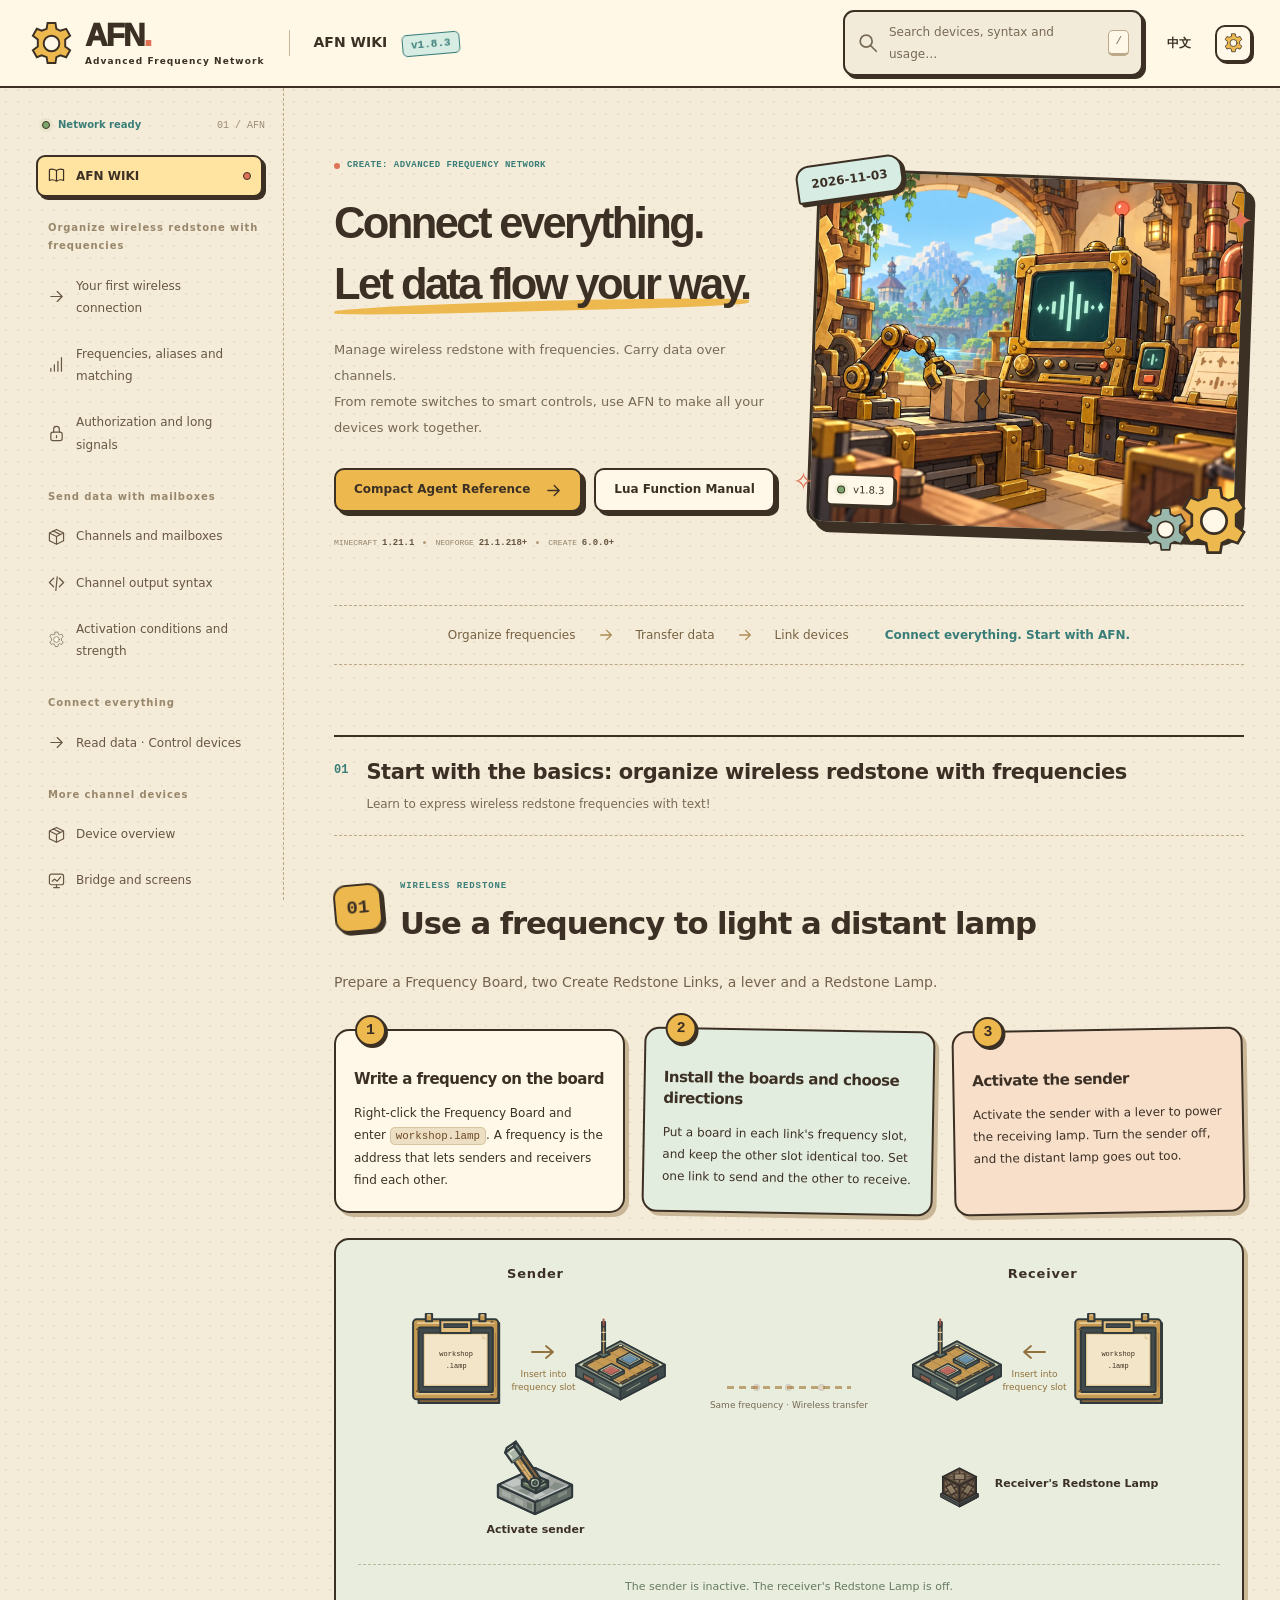
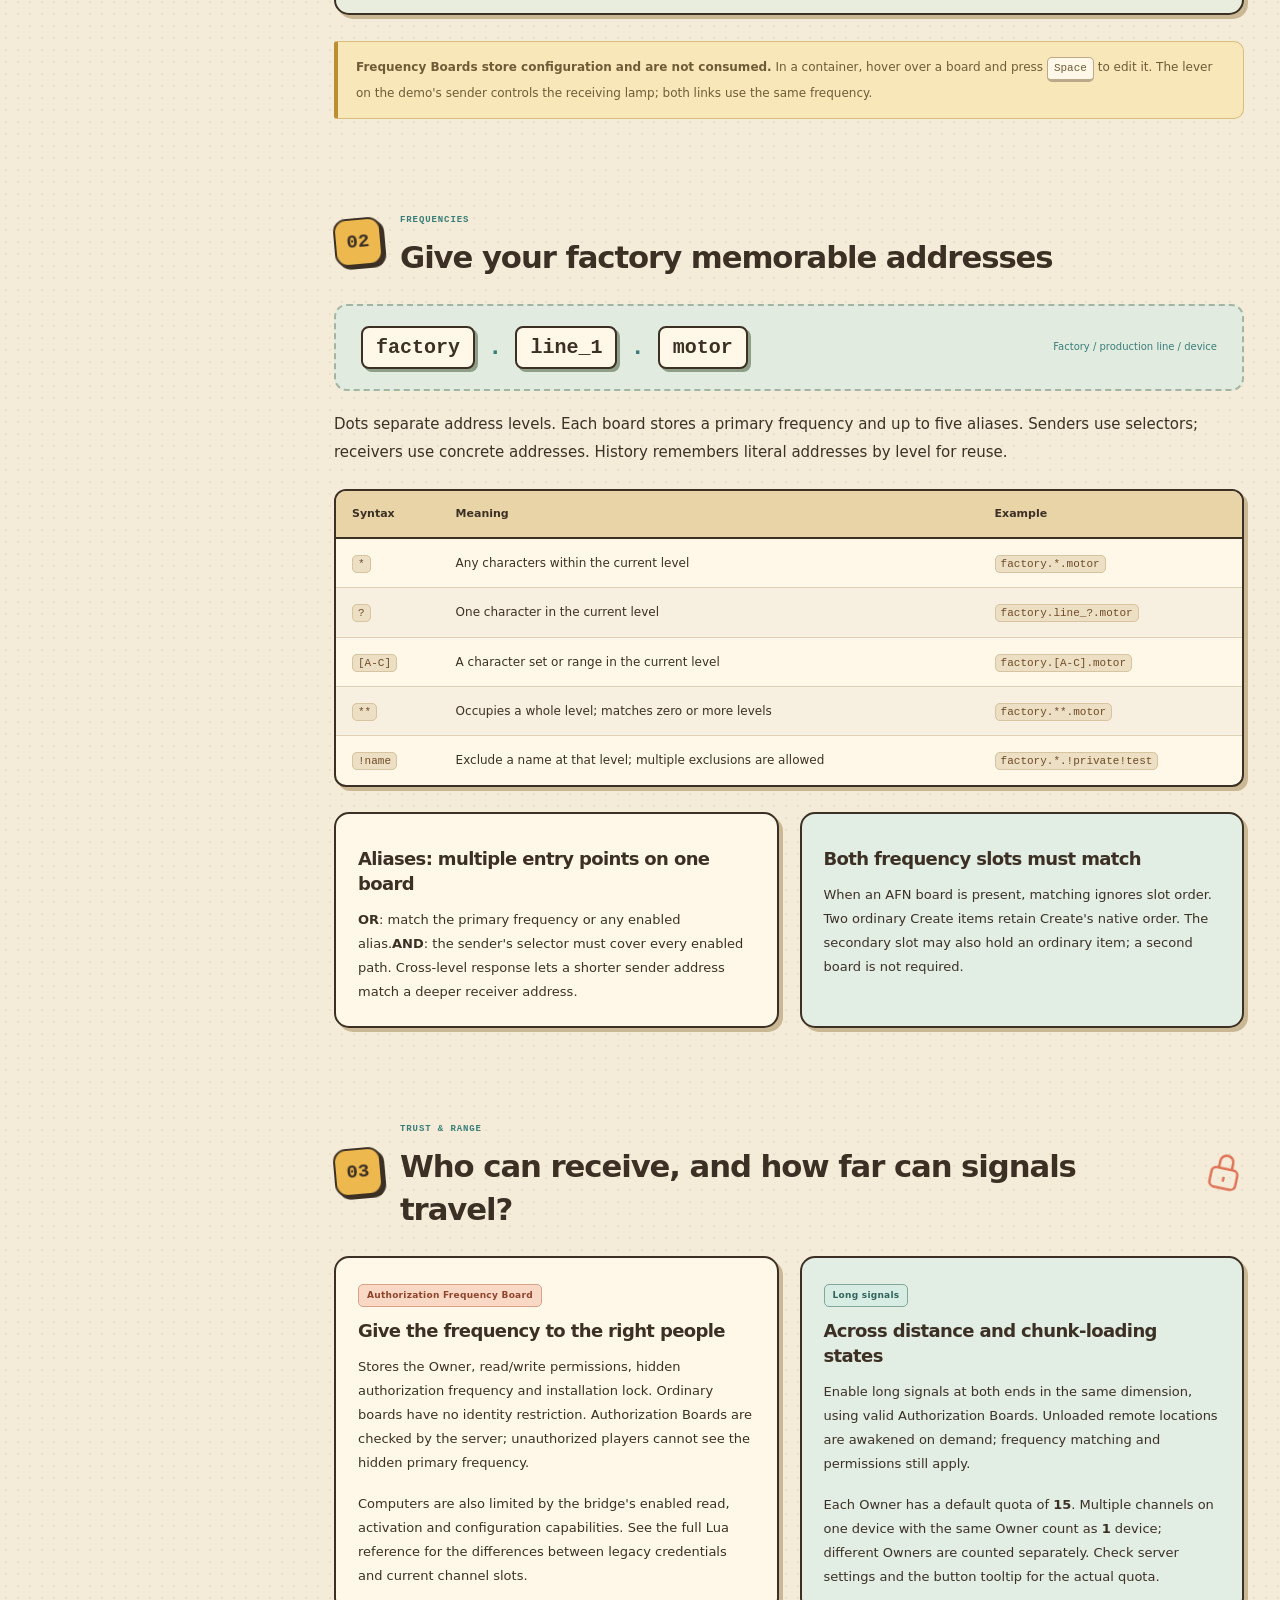
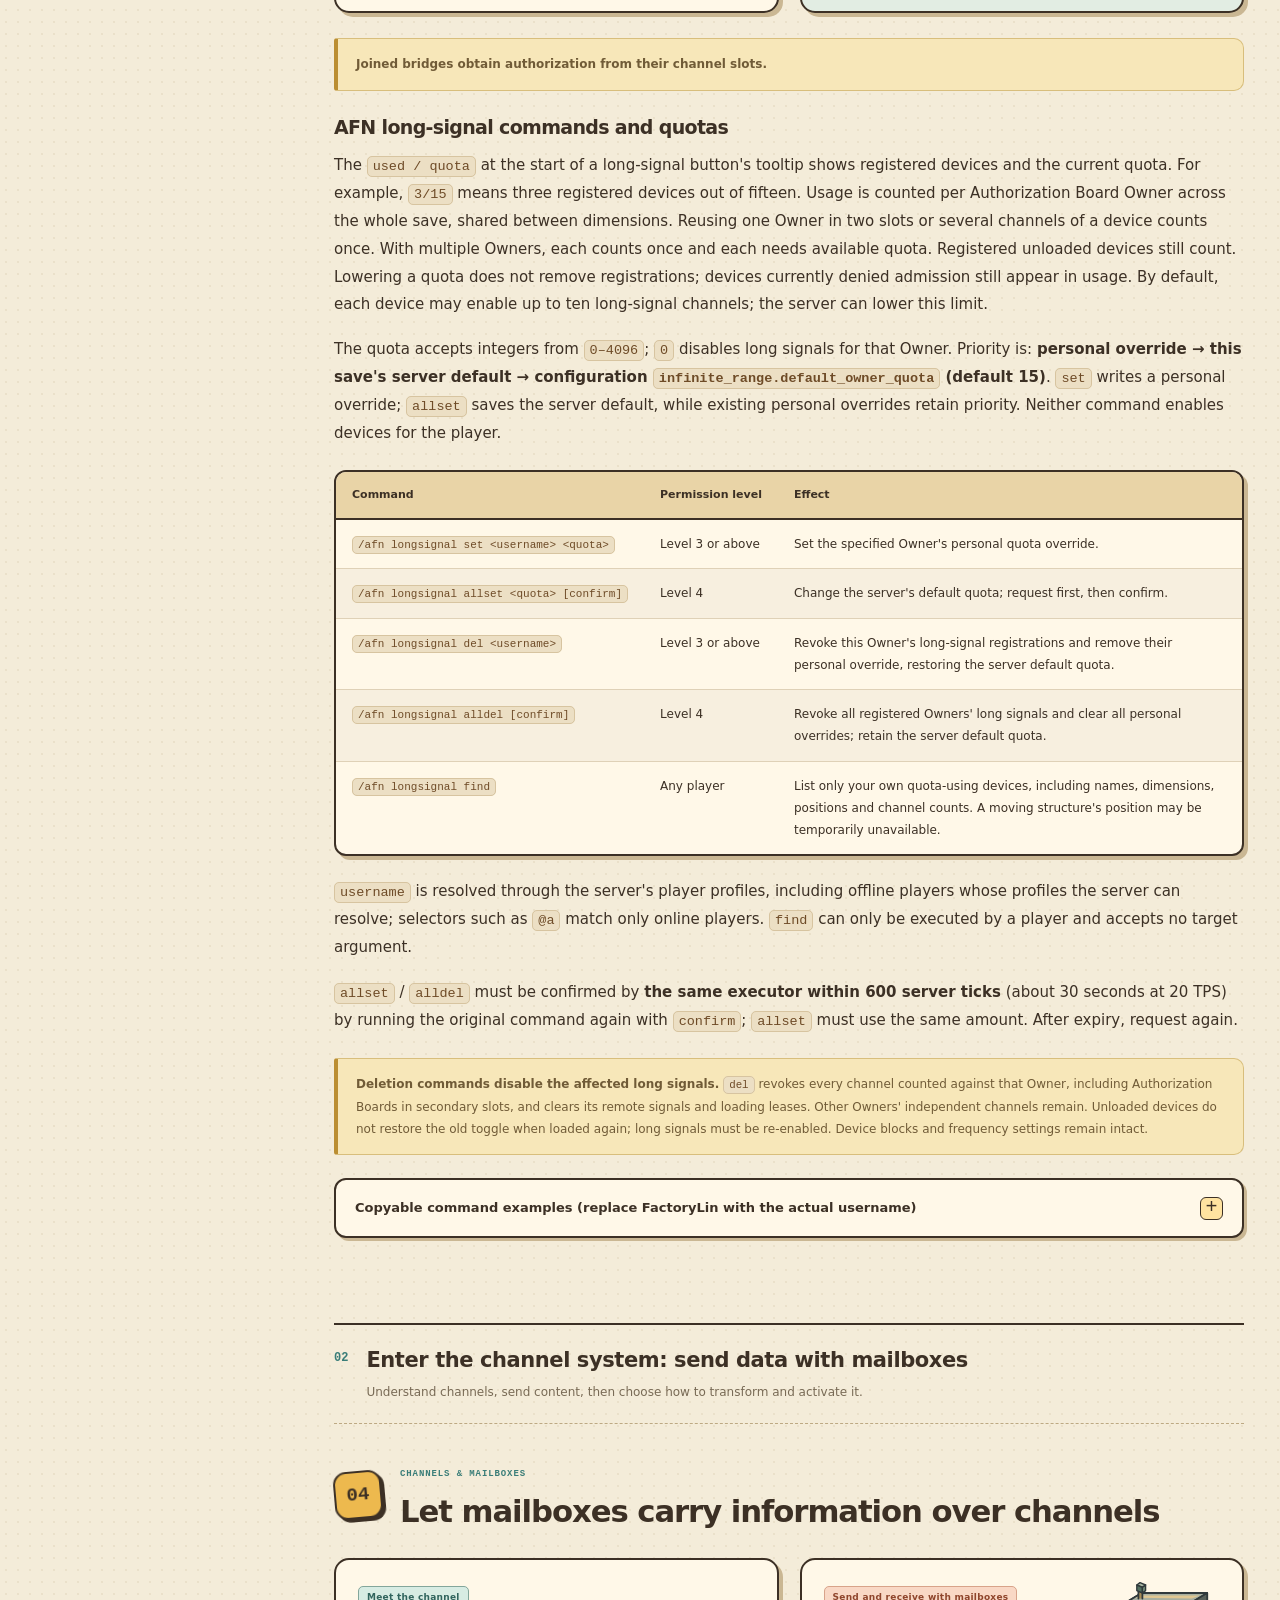
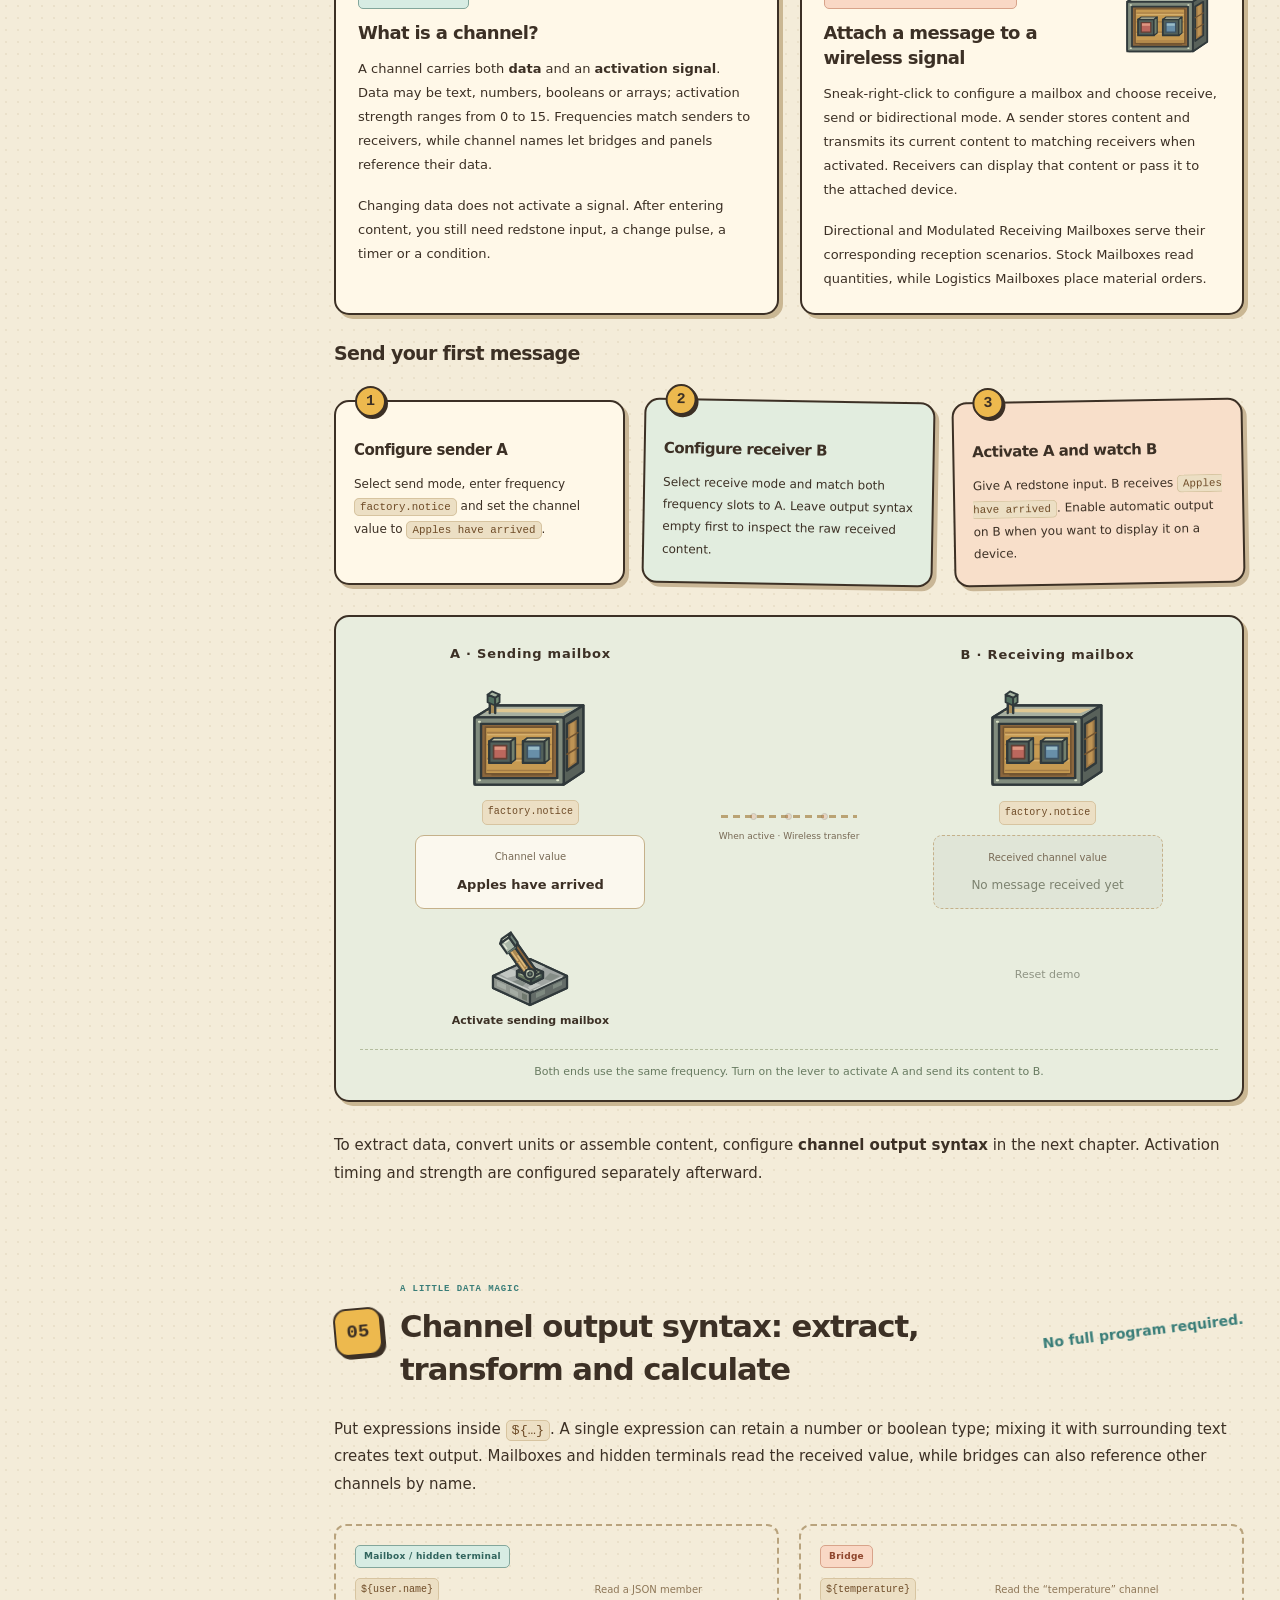
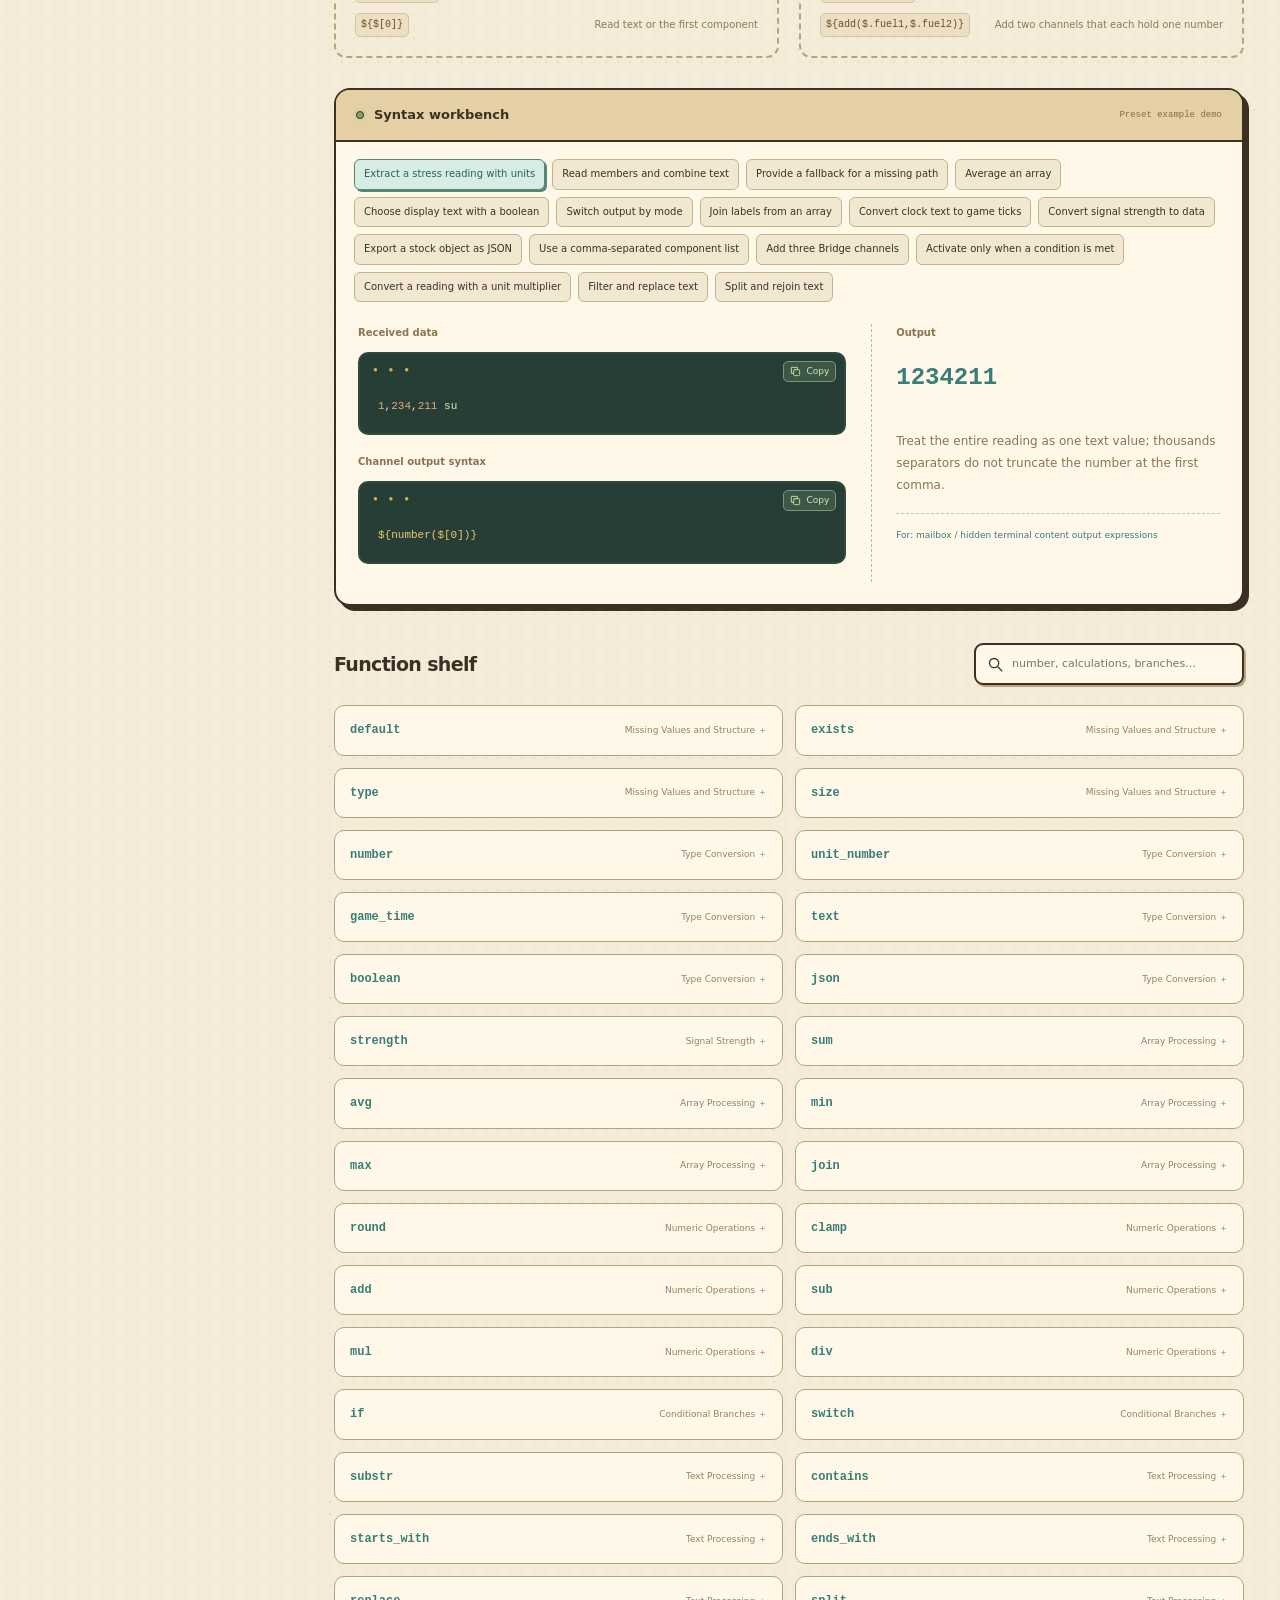
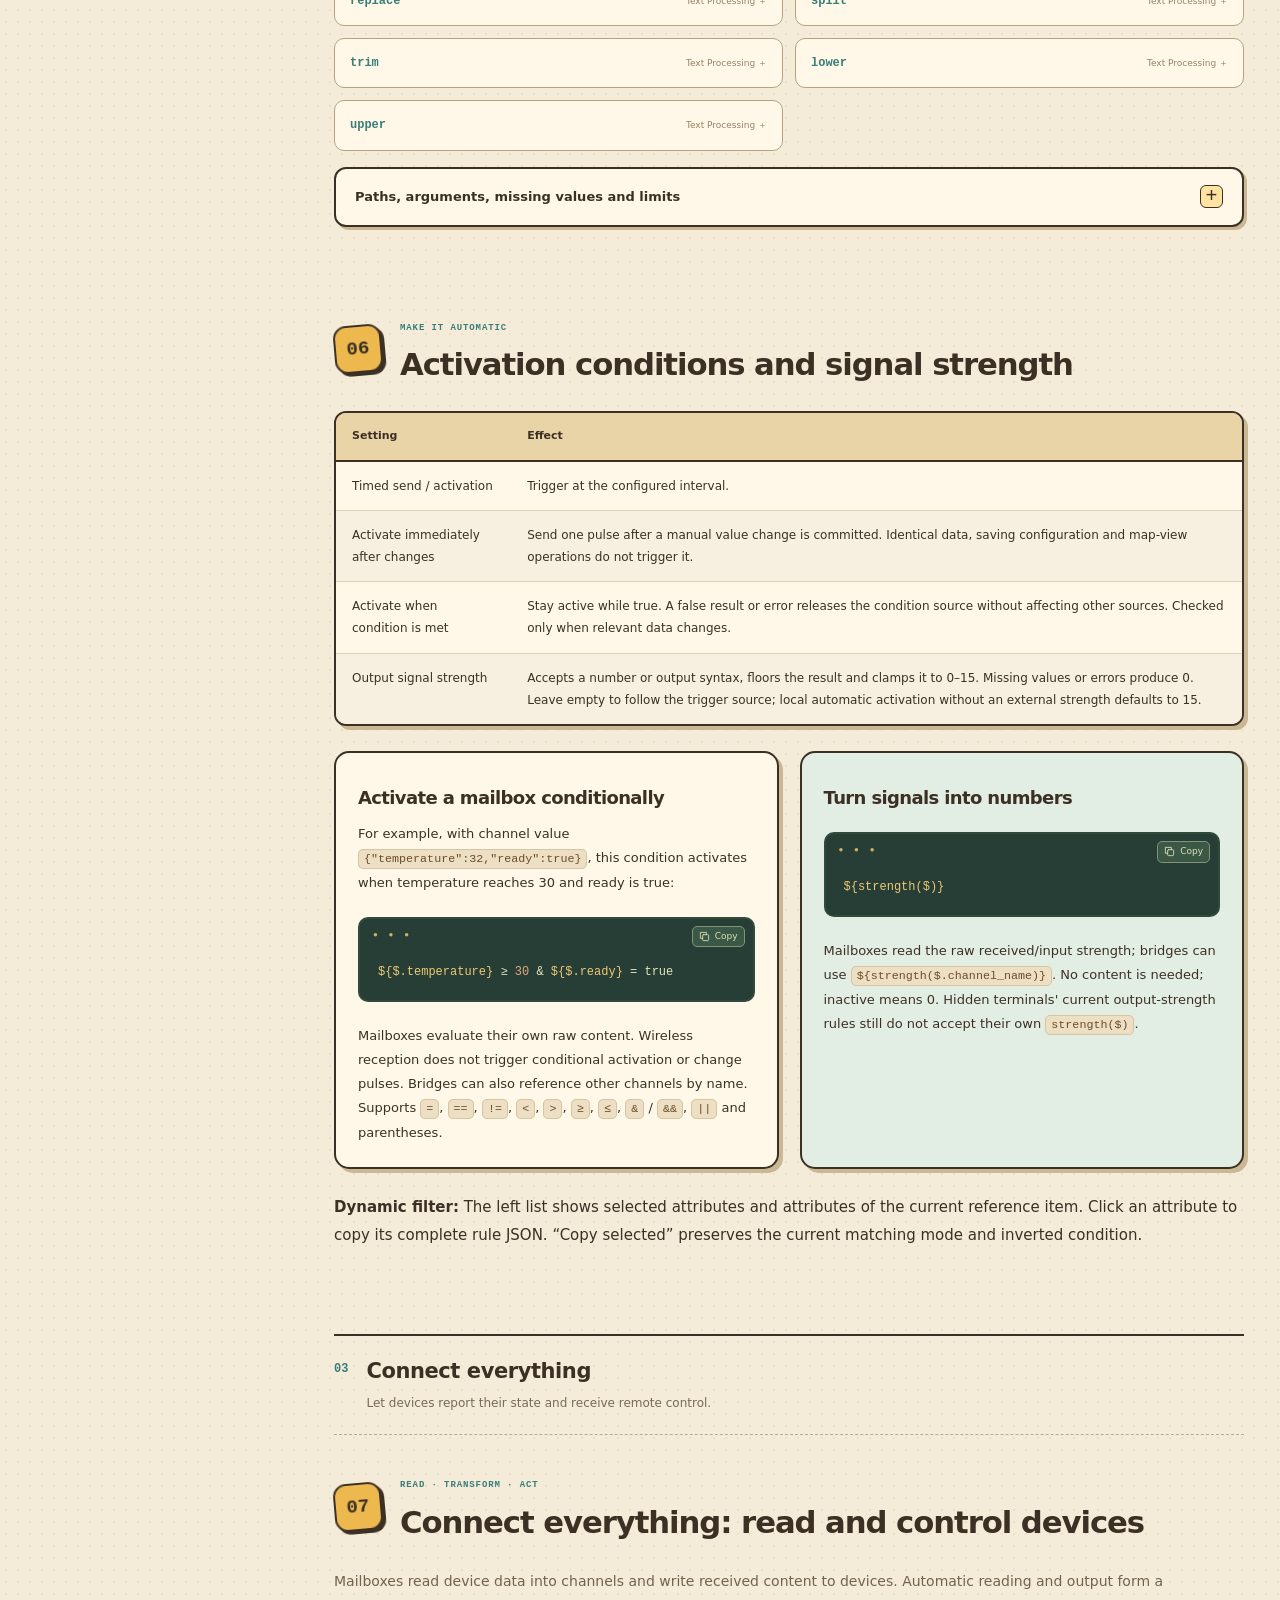
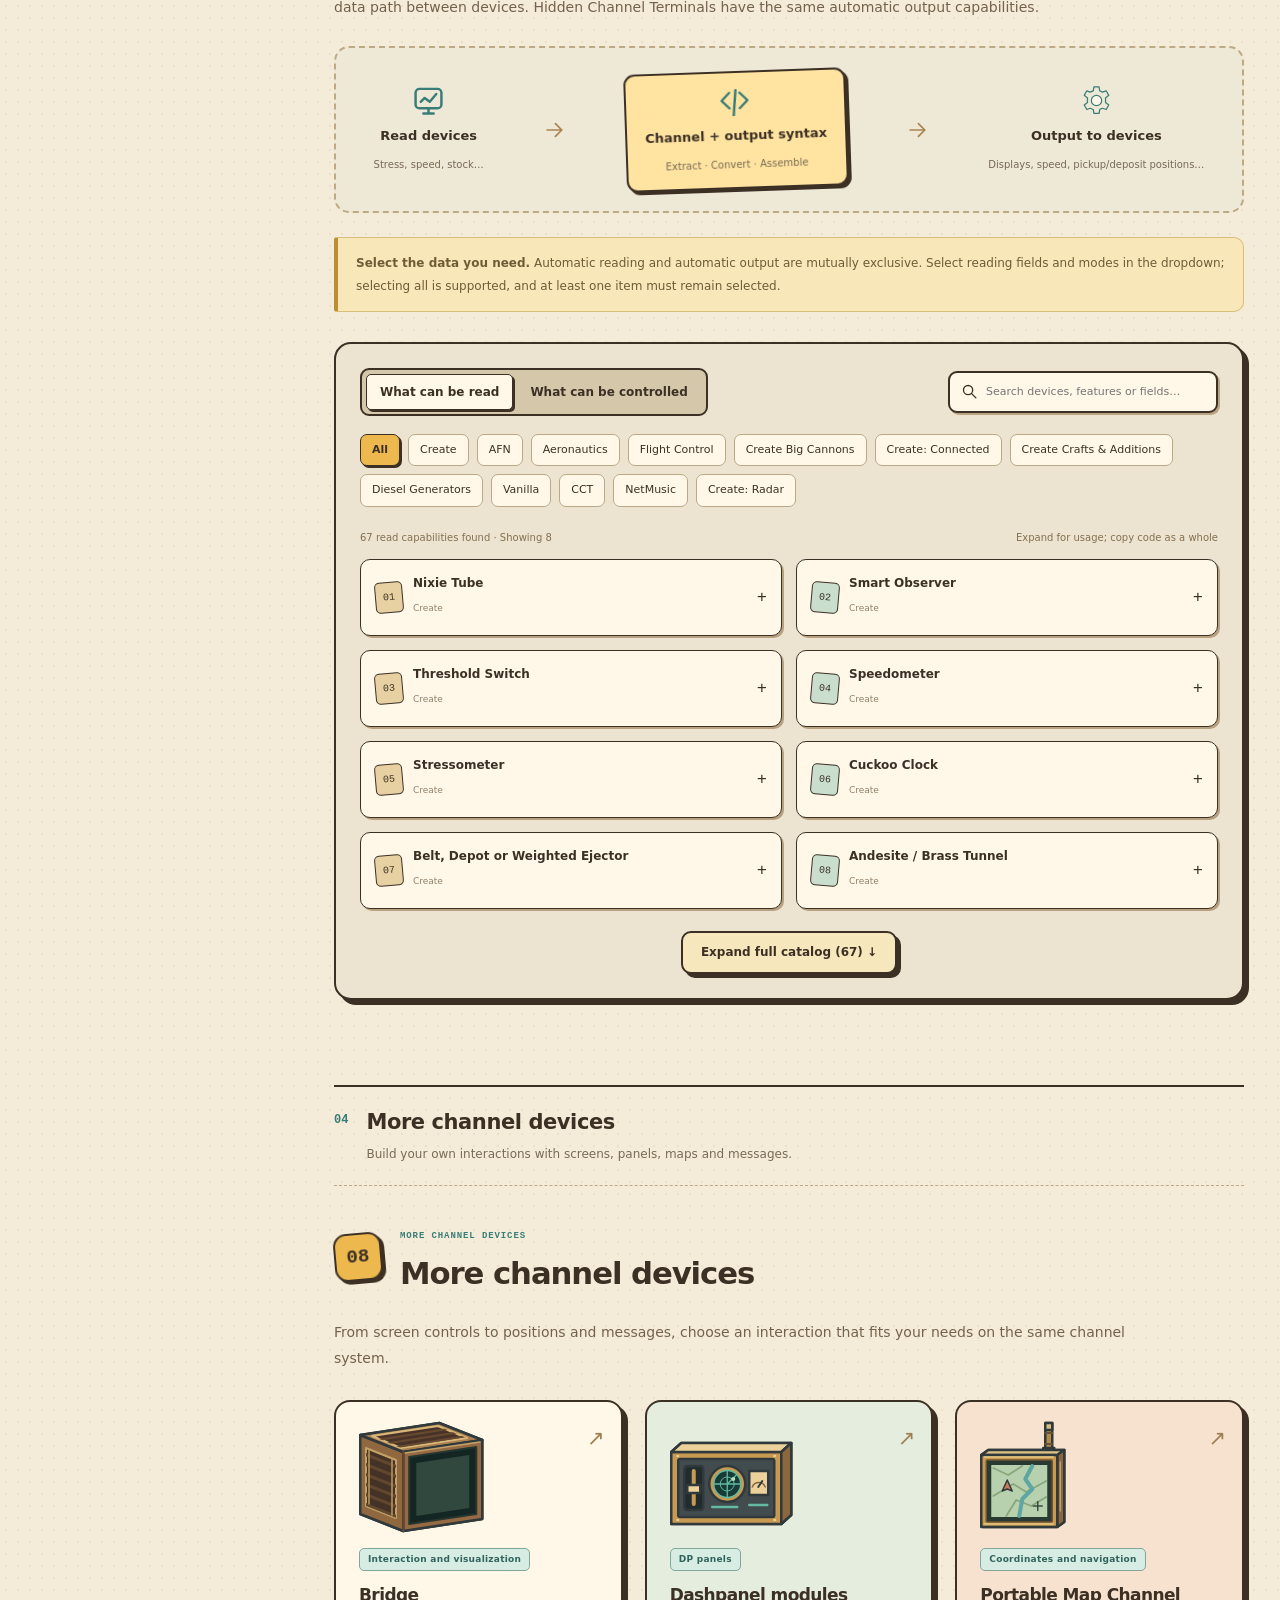
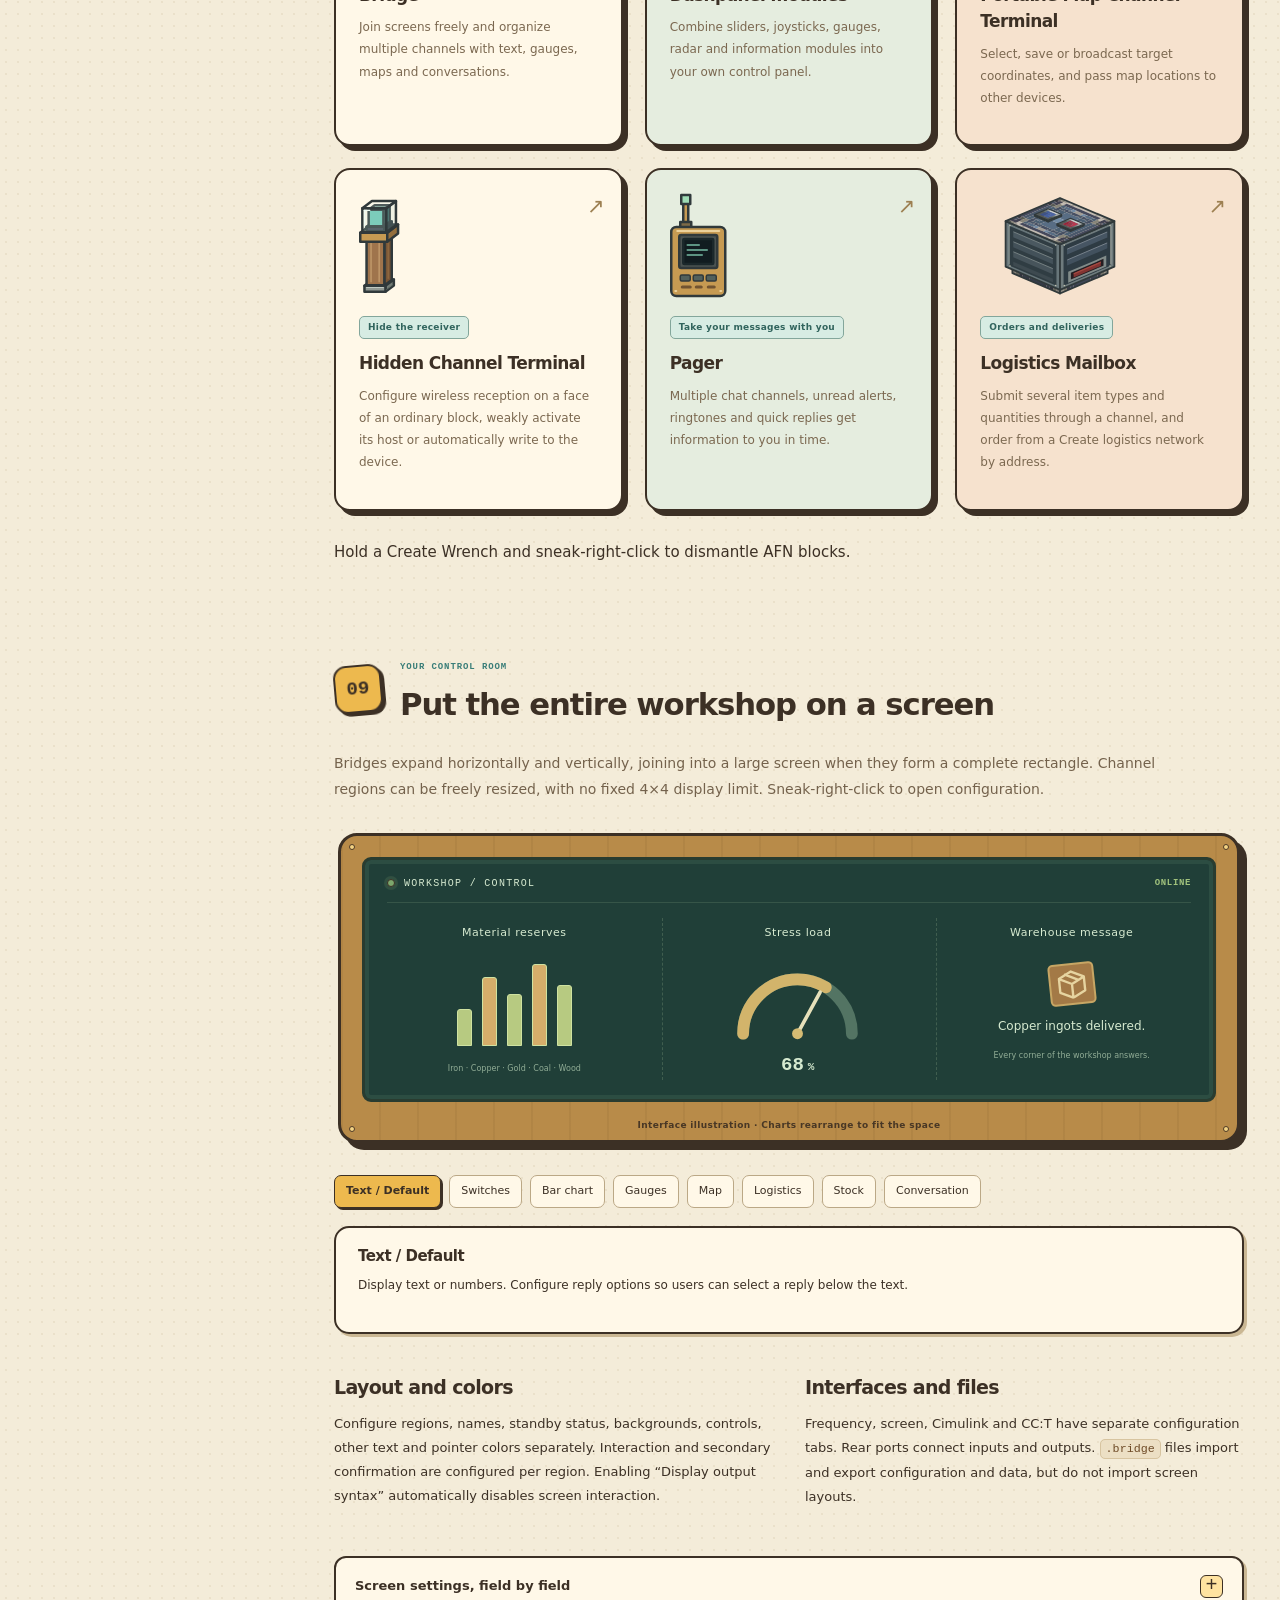
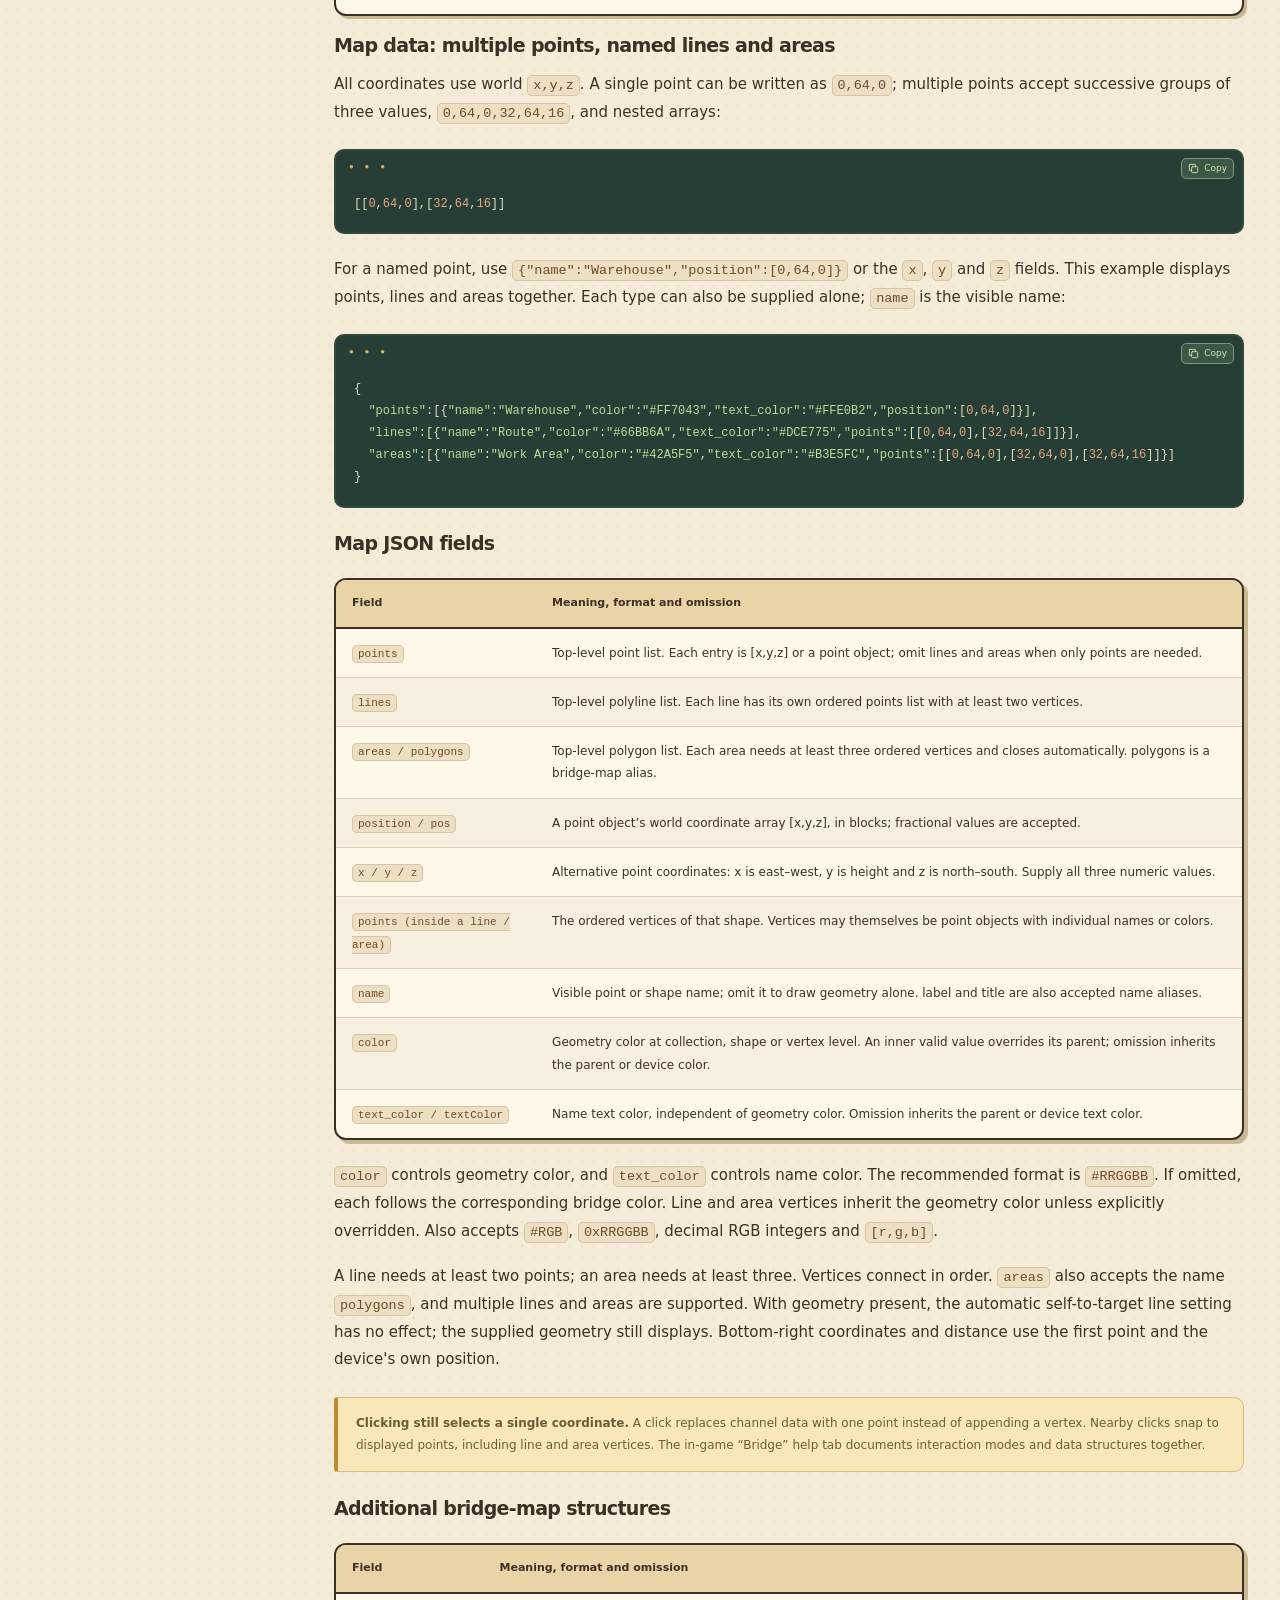
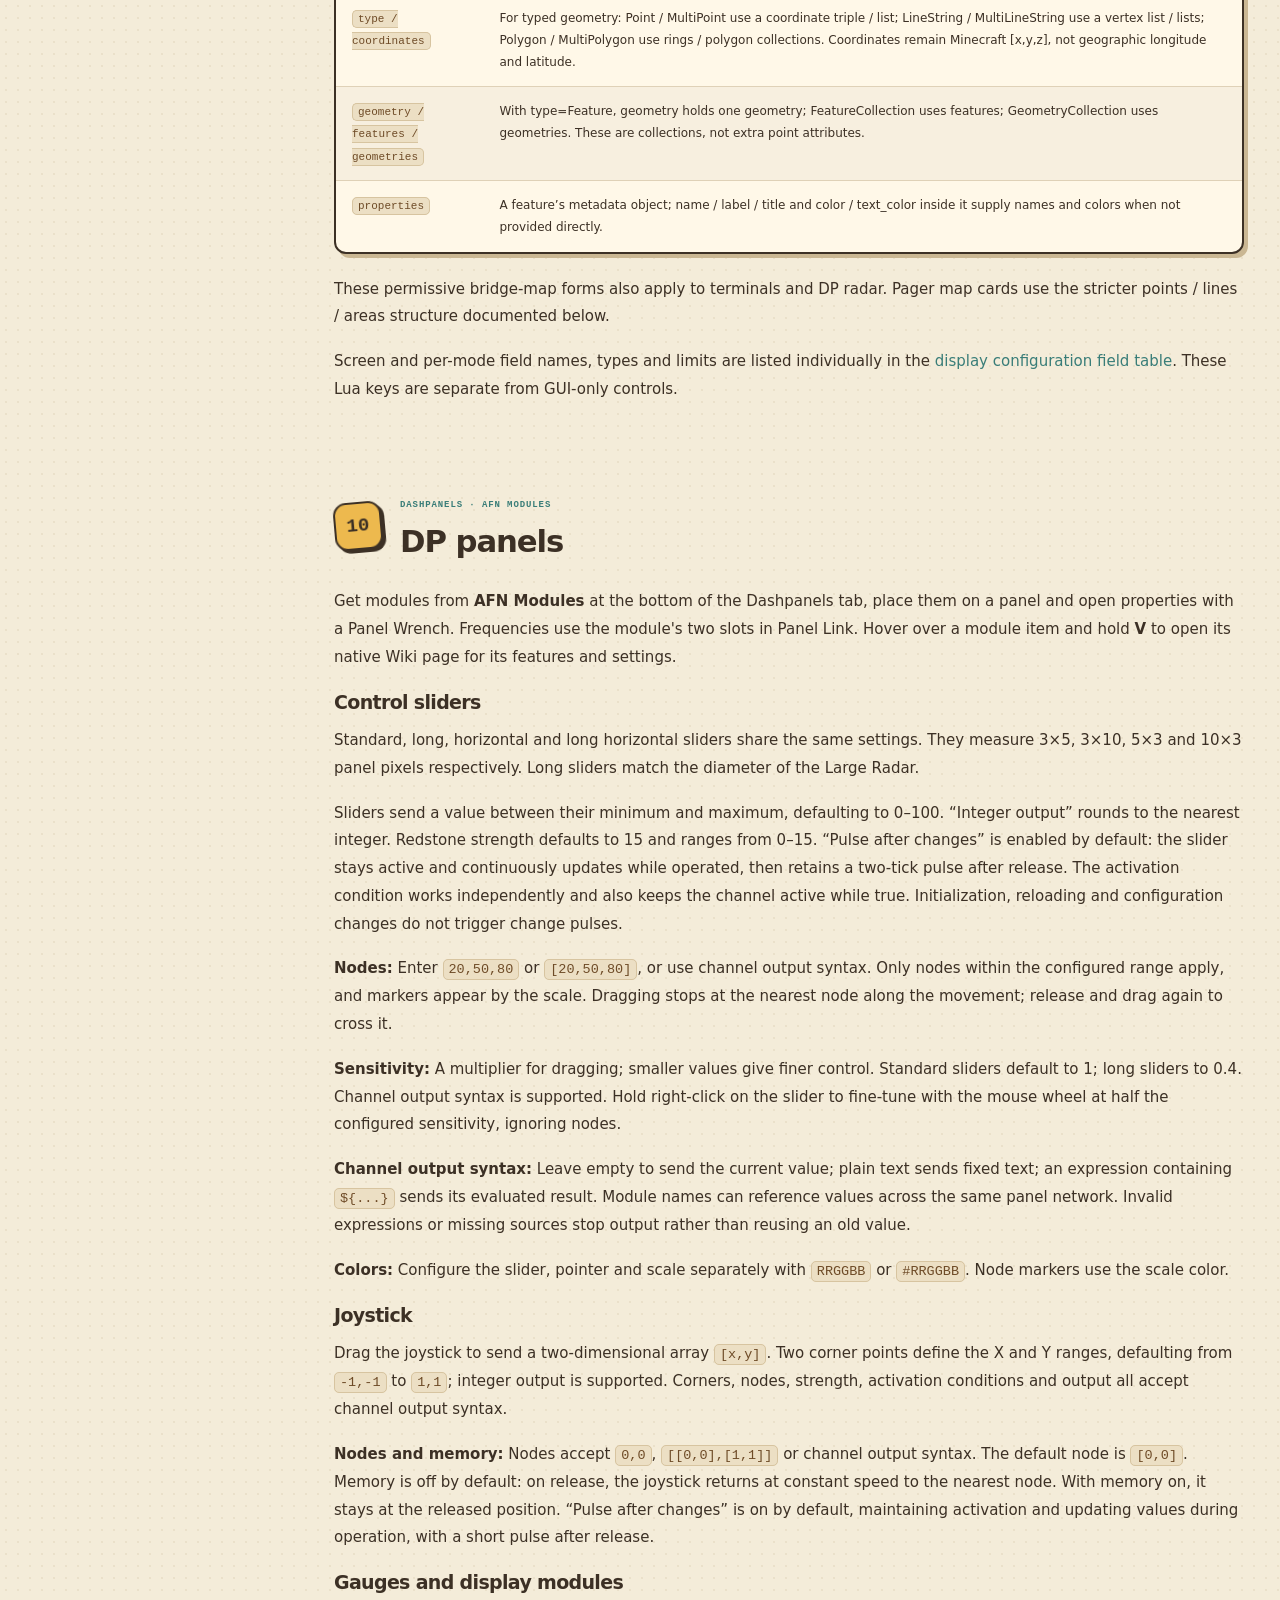
<file: index.en.html>
<!DOCTYPE html>

<html lang="en">
<head>
<meta charset="utf-8"/><meta content="width=device-width,initial-scale=1" name="viewport"/><meta content="#f3e8cb" name="theme-color"/>
<meta content="AFN WIKI 1.8.3: Connect everything. Let data flow your way. Frequencies, authorization, bridges, mailbox input/output, machine configuration, channel output syntax, maps, pagers and CC:Tweaked." name="description"/>
<title>AFN WIKI · Connect everything. Let data flow your way.</title>
<link href="assets/favicon.svg" rel="icon" type="image/svg+xml"/><link href="assets/wiki.css?v=4" rel="stylesheet"/>
<script defer="" src="assets/device-catalog.en.js?v=1.8.3-cbc"></script><script defer="" src="assets/syntax-catalog.en.js?v=1.8.3"></script><script defer="" src="assets/wiki.js?v=1.8.3"></script>
<script data-goatcounter="https://2335987512.goatcounter.com/count" async src="https://gc.zgo.at/count.js"></script>
</head>
<body>
<svg aria-hidden="true" class="svg-library" xmlns="http://www.w3.org/2000/svg"><defs>
<symbol id="i-gear" viewBox="0 0 48 48"><path d="m20 3 8 0 1 6 4 2 6-2 4 7-5 4v7l5 4-4 7-6-2-4 2-1 6h-8l-1-6-5-2-5 2-4-7 5-4v-7l-5-4 4-7 5 2 5-2Z"></path><circle cx="24" cy="24" fill="var(--paper,#fff4d8)" r="8"></circle></symbol>
<symbol id="i-search" viewBox="0 0 24 24"><circle cx="10" cy="10" r="6.5"></circle><path d="m15 15 6 6"></path></symbol>
<symbol id="i-arrow" viewBox="0 0 24 24"><path d="M4 12h15M13 5l7 7-7 7"></path></symbol>
<symbol id="i-book" viewBox="0 0 24 24"><path d="M12 5C7 2 3 3 2 4v15c4-2 7-1 10 1 3-2 6-3 10-1V4c-4-2-7-1-10 1Zm0 0v15"></path></symbol>
<symbol id="i-signal" viewBox="0 0 24 24"><path d="M4 16v4m5-9v9m5-14v14m5-19v19"></path></symbol>
<symbol id="i-box" viewBox="0 0 24 24"><path d="m2 7 10-5 10 5v11l-10 5-10-5Zm0 0 10 5 10-5M12 12v11M7 4l10 5"></path></symbol>
<symbol id="i-screen" viewBox="0 0 24 24"><rect height="15" rx="3" width="20" x="2" y="3"></rect><path d="M8 22h8m-4-4v4M6 13l3-3 4 3 5-6"></path></symbol>
<symbol id="i-code" viewBox="0 0 24 24"><path d="m8 6-6 6 6 6m8-12 6 6-6 6m-3-14-2 20"></path></symbol>
<symbol id="i-lock" viewBox="0 0 24 24"><rect height="12" rx="3" width="16" x="4" y="10"></rect><path d="M8 10V6a4 4 0 0 1 8 0v4m-4 5v3"></path></symbol>
<symbol id="i-pin" viewBox="0 0 24 24"><path d="M20 10c0 6-8 12-8 12S4 16 4 10a8 8 0 1 1 16 0Z"></path><circle cx="12" cy="10" r="2.5"></circle></symbol>
<symbol id="i-copy" viewBox="0 0 24 24"><rect height="13" rx="2" width="13" x="8" y="8"></rect><path d="M16 8V3H3v13h5"></path></symbol>
<symbol id="i-close" viewBox="0 0 24 24"><path d="m5 5 14 14M5 19 19 5"></path></symbol>
</defs></svg>
<a class="skip-link" href="#main">Skip to content</a>
<header class="topbar">
<a aria-label="AFN WIKI home" class="brand" href="#welcome"><span class="brand-gear"><svg aria-hidden="true" height="48" viewBox="0 0 48 48" width="48"><use href="#i-gear"></use></svg></span><span class="brand-copy"><b>AFN<span class="brand-dot">.</span></b><small>Advanced Frequency Network</small></span></a>
<span class="top-title">AFN WIKI <span class="version">v1.8.3</span></span>
<button class="search-trigger" id="open-search"><svg class="icon"><use href="#i-search"></use></svg><span>Search devices, syntax and usage…</span><kbd>/</kbd></button>
<a class="top-link" href="index.html" hreflang="zh-CN" lang="zh-CN">中文</a><button aria-label="Expand all content" aria-expanded="false" aria-controls="main" class="icon-button content-toggle" id="content-toggle" title="Expand all content"><svg class="icon"><use href="#i-gear"></use></svg></button><button aria-controls="sidebar" aria-expanded="false" aria-label="Open contents" class="icon-button menu-toggle" id="menu-toggle"><svg class="icon"><use href="#i-book"></use></svg></button>
<div class="reading-track"><span id="reading-progress"></span></div>
</header>
<div class="site-layout">
<aside class="sidebar" id="sidebar"><div class="sidebar-label"><span class="status-light"></span> Network ready <span>01 / AFN</span></div>
<nav aria-label="WIKI contents"><a href="#welcome"><svg class="icon"><use href="#i-book"></use></svg>AFN WIKI</a>
<div class="nav-group">Organize wireless redstone with frequencies</div>
<a href="#quickstart"><svg class="icon"><use href="#i-arrow"></use></svg>Your first wireless connection</a>
<a href="#frequency"><svg class="icon"><use href="#i-signal"></use></svg>Frequencies, aliases and matching</a>
<a href="#security"><svg class="icon"><use href="#i-lock"></use></svg>Authorization and long signals</a>
<div class="nav-group">Send data with mailboxes</div>
<a href="#mailboxes"><svg class="icon"><use href="#i-box"></use></svg>Channels and mailboxes</a>
<a href="#output-syntax"><svg class="icon"><use href="#i-code"></use></svg>Channel output syntax</a>
<a href="#automation"><svg class="icon"><use href="#i-gear"></use></svg>Activation conditions and strength</a>
<div class="nav-group">Connect everything</div>
<a href="#data-io"><svg class="icon"><use href="#i-arrow"></use></svg>Read data · Control devices</a>
<div class="nav-group">More channel devices</div>
<a href="#devices"><svg class="icon"><use href="#i-box"></use></svg>Device overview</a>
<a href="#bridge"><svg class="icon"><use href="#i-screen"></use></svg>Bridge and screens</a>
<a href="#dashpanels"><svg class="icon"><use href="#i-screen"></use></svg>DP panels</a>
<a href="#map-terminal"><svg class="icon"><use href="#i-pin"></use></svg>Portable Map Channel Terminal</a>
<a href="#hidden"><svg class="icon"><use href="#i-signal"></use></svg>Hidden Channel Terminal</a>
<a href="#pager"><svg class="icon"><use href="#i-signal"></use></svg>Channel Pager</a>
<a href="#blueprints"><svg class="icon"><use href="#i-copy"></use></svg>Schematics and tickets</a>
<a href="#logistics-mailbox"><svg class="icon"><use href="#i-box"/></svg>Logistics Mailbox</a>
<div class="nav-group">APIs and development</div>
<a href="#computer"><svg class="icon"><use href="#i-code"></use></svg>CC:T and development interfaces</a>
<a href="#faq"><svg class="icon"><use href="#i-book"></use></svg>Compatibility and FAQ</a>
</nav><div class="sidebar-note"><span class="paperclip"></span><b>One address. Many possibilities.</b><p>Let redstone carry signals,<br/>and let channels carry information.</p><svg class="note-gear"><use href="#i-gear"></use></svg></div><div class="sidebar-links"><a href="README.md">English overview ↗</a><a href="FUNCTIONS.en.md">Full Lua reference ↗</a><a href="https://space.bilibili.com/396190439" rel="noopener noreferrer" target="_blank">Bilibili · See it in action ↗</a></div></aside>
<main id="main">
<section aria-labelledby="hero-title" class="hero chapter" id="welcome"><div class="hero-copy"><span class="eyebrow"><span></span> CREATE: ADVANCED FREQUENCY NETWORK</span><h1 id="hero-title">Connect everything.<br/><span class="scribble">Let data flow your way.</span></h1><p>Manage wireless redstone with frequencies. Carry data over channels.<br/>From remote switches to smart controls, use AFN to make all your devices work together.</p><div class="hero-actions"><a class="button primary" href="AGENT.en.md">Compact Agent Reference <svg class="icon"><use href="#i-arrow"></use></svg></a><a class="button" href="FUNCTIONS.en.md">Lua Function Manual</a></div><div class="compat-strip"><span>MINECRAFT <b>1.21.1</b></span><i></i><span>NEOFORGE <b>21.1.218+</b></span><i></i><span>CREATE <b>6.0.0+</b></span></div></div><div class="hero-art"><div class="art-frame"><img alt="Cartoon workshop: a brass wireless console, pager, gears and a mechanical arm delivering parcels" fetchpriority="high" height="1024" src="assets/workshop-hero.webp" width="1536"/><div class="art-label"><span class="status-light"></span>v1.8.3</div></div><span class="art-sticker">2026-11-03</span><svg class="floating-gear gear-one"><use href="#i-gear"></use></svg><svg class="floating-gear gear-two"><use href="#i-gear"></use></svg><span class="spark spark-one">✦</span><span class="spark spark-two">✧</span></div></section>
<div class="intro-ribbon"><span>Organize frequencies</span><svg class="icon"><use href="#i-arrow"></use></svg><span>Transfer data</span><svg class="icon"><use href="#i-arrow"></use></svg><span>Link devices</span><b>Connect everything. Start with AFN.</b></div>
<div class="part-heading"><span>01</span><div><b>Start with the basics: organize wireless redstone with frequencies</b><p>Learn to express wireless redstone frequencies with text!</p></div></div>
<section class="chapter" data-title="wireless redstone getting started Create terminal Frequency Board frequency" id="quickstart"><div class="section-heading"><span class="chapter-number">01</span><div><span class="eyebrow">WIRELESS REDSTONE</span><h2>Use a frequency to light a distant lamp</h2></div></div><p class="section-intro">Prepare a Frequency Board, two Create Redstone Links, a lever and a Redstone Lamp.</p>
<div class="steps"><article class="step-card"><span class="step-number">1</span><h3>Write a frequency on the board</h3><p>Right-click the Frequency Board and enter <code>workshop.lamp</code>. A frequency is the address that lets senders and receivers find each other.</p></article><article class="step-card"><span class="step-number">2</span><h3>Install the boards and choose directions</h3><p>Put a board in each link's frequency slot, and keep the other slot identical too. Set one link to send and the other to receive.</p></article><article class="step-card"><span class="step-number">3</span><h3>Activate the sender</h3><p>Activate the sender with a lever to power the receiving lamp. Turn the sender off, and the distant lamp goes out too.</p></article></div>
<div aria-label="Wireless redstone sender and receiver demo" class="signal-demo panel">
<div class="demo-station demo-sender"><span class="demo-role">Sender</span><div class="demo-hardware"><div class="demo-board"><img alt="Brass Frequency Board with a written frequency" class="device-art" height="120" loading="lazy" src="assets/device-frequency-board.svg" width="160"/><code aria-label="workshop.lamp"><span>workshop</span><span>.lamp</span></code></div><span class="demo-install-guide"><svg aria-hidden="true" fill="none" viewBox="0 0 26 24"><path d="M2 12h21m-7-6 7 6-7 6"></path></svg><small>Insert into<br/>frequency slot</small></span><span class="device-art demo-radio"><img alt="Create Redstone Link" class="demo-radio-art" height="120" loading="lazy" src="assets/device-redstone-link.svg" width="160"/><svg aria-hidden="true" class="demo-antenna-glow" fill="none" viewBox="0 0 160 120"><path d="M57 17h4v5h-4Z" fill="#ff6960" stroke="#a83c39" stroke-width="1.2"></path><path d="M59 17v-4" stroke="#ff8c78" stroke-linecap="round" stroke-width="2.5"></path></svg></span></div><div class="demo-control-space"><button aria-label="Activate sender" aria-pressed="false" class="demo-switch demo-lever-control" id="demo-lamp" type="button"><svg aria-hidden="true" class="demo-lever" fill="none" height="90" viewBox="0 0 112 90" width="112" xmlns="http://www.w3.org/2000/svg">
<g class="lever-base" stroke="#30393b" stroke-linecap="round" stroke-linejoin="round" stroke-width="2.2">
<path d="m19 56 37-17 37 17v12L56 85 19 68Z" fill="#747a78"></path>
<path d="m19 56 37 17v12L19 68Z" fill="#90968f"></path>
<path d="m56 73 37-17v12L56 85Z" fill="#646c68"></path>
<path d="m19 56 37-17 37 17-37 17Z" fill="#a1a6a3"></path>
<path d="m26 54 11-5 7 3-3 4-8 2Z" fill="#c2c6c2" stroke="none"></path>
<path d="m52 43 8-1 11 5-5 3-9-2Z" fill="#b6bcb7" stroke="none"></path>
<path d="m76 53 10 3-9 5-7-2Z" fill="#858d87" stroke="none"></path>
<path d="m37 62 9-3 7 3-5 5Z" fill="#858d87" stroke="none"></path>
<path d="m54 67 8-4 5 2-11 5Z" fill="#c2c6c2" stroke="none"></path>
<path d="m23 61 9 4v5l-9-4Zm13 7 8 4v5l-8-4Z" fill="#a5aca4" stroke="none"></path>
<path d="m48 73 5 2v6l-5-2Z" fill="#70796f" stroke="none"></path>
<path d="m62 73 9-4v5l-9 4Zm17-8 9-4v4l-9 4Z" fill="#7e8980" stroke="none"></path>
<path d="m24 56 31 14m5 0 28-13" stroke="#cdd2cd" stroke-width="1.3"></path>
<path d="m43 51 12-5 14 6v6l-12 6-14-7Z" fill="#4c5b54"></path>
<path d="m43 51 12-5 14 6-12 6Z" fill="#89977e"></path>
<path d="m43 51 14 7v6l-14-7Z" fill="#67765f"></path>
<path d="m57 58 12-6v6l-12 6Z" fill="#45564e"></path>
<path d="m48 52 7-3 8 3-7 4Z" fill="#303f3b" stroke-width="1.5"></path>
<path d="m46 54 5 2m11 1 4-2" stroke="#a9b49a" stroke-width="1.2"></path>
</g>
<g class="lever-handle" stroke="#30393b" stroke-linecap="round" stroke-linejoin="round" stroke-width="2.2">
<g transform="rotate(-35 56 54)">
<path d="m51 20 8-3 4 3v33l-7 5-5-3Z" fill="#8b663d"></path>
<path d="M51 20h8v35l-3 3-5-3Z" fill="#ac8951"></path>
<path d="m59 20 4-3v36l-4 3Z" fill="#8b663d"></path>
<path d="M53.7 25v23m2.8-16v17" stroke="#e0bd80" stroke-width="1.35"></path>
<path d="M52 37h3m1 9h2" stroke="#a47c46" stroke-width="1.2"></path>
<path d="m49 12 11 0 4-3-11 0Z" fill="#d3d9c4"></path>
<path d="M49 12h11v12H49Z" fill="#aab7a8"></path>
<path d="m60 12 4-3v12l-4 3Z" fill="#72847b"></path>
<path d="M51.5 15v5m2-6h4" stroke="#e2e6d4" stroke-width="1.4"></path>
<path d="M50 24h9" stroke="#677a71" stroke-width="1.3"></path>
</g>
<circle cx="56" cy="54" fill="#9da995" r="5.2"></circle>
<circle cx="56" cy="54" fill="#5c7066" r="2.1" stroke-width="1.3"></circle>
<path d="m53.3 51.6 1.1-.7" stroke="#d5dcc3" stroke-width="1.25"></path>
</g>
</svg><b>Activate sender</b></button></div></div>
<div class="signal-wire"><span></span><span></span><span></span><small>Same frequency · Wireless transfer</small></div>
<div class="demo-station demo-receiver"><span class="demo-role">Receiver</span><div class="demo-hardware"><span class="device-art demo-radio"><img alt="Create Redstone Link" class="demo-radio-art" height="120" loading="lazy" src="assets/device-redstone-link.svg" width="160"/><svg aria-hidden="true" class="demo-antenna-glow" fill="none" viewBox="0 0 160 120"><path d="M57 17h4v5h-4Z" fill="#ff6960" stroke="#a83c39" stroke-width="1.2"></path><path d="M59 17v-4" stroke="#ff8c78" stroke-linecap="round" stroke-width="2.5"></path></svg></span><span class="demo-install-guide"><svg aria-hidden="true" fill="none" viewBox="0 0 26 24"><path d="M2 12h21m-7-6 7 6-7 6"></path></svg><small>Insert into<br/>frequency slot</small></span><div class="demo-board"><img alt="Brass Frequency Board with a written frequency" class="device-art" height="120" loading="lazy" src="assets/device-frequency-board.svg" width="160"/><code aria-label="workshop.lamp"><span>workshop</span><span>.lamp</span></code></div></div><div class="demo-lamp-output demo-control-space"><img alt="Receiver's Redstone Lamp" class="demo-receiver-lamp" height="120" loading="lazy" src="assets/device-redstone-lamp.svg" width="160"/><b>Receiver's Redstone Lamp</b></div></div>
<p class="demo-status" id="demo-status" role="status">The sender is inactive. The receiver's Redstone Lamp is off.</p></div><aside class="note"><b>Frequency Boards store configuration and are not consumed.</b> In a container, hover over a board and press <kbd>Space</kbd> to edit it. The lever on the demo's sender controls the receiving lamp; both links use the same frequency.</aside></section>
<section class="chapter" data-title="frequency matching aliases wildcards OR AND two slots" id="frequency"><div class="section-heading"><span class="chapter-number">02</span><div><span class="eyebrow">FREQUENCIES</span><h2>Give your factory memorable addresses</h2></div></div><div class="frequency-address"><span>factory</span><i>.</i><span>line_1</span><i>.</i><span>motor</span><small>Factory / production line / device</small></div><p>Dots separate address levels. Each board stores a primary frequency and up to five aliases. Senders use selectors; receivers use concrete addresses. History remembers literal addresses by level for reuse.</p>
<div class="table-wrap"><table><thead><tr><th>Syntax</th><th>Meaning</th><th>Example</th></tr></thead><tbody><tr><td><code>*</code></td><td>Any characters within the current level</td><td><code>factory.*.motor</code></td></tr><tr><td><code>?</code></td><td>One character in the current level</td><td><code>factory.line_?.motor</code></td></tr><tr><td><code>[A-C]</code></td><td>A character set or range in the current level</td><td><code>factory.[A-C].motor</code></td></tr><tr><td><code>**</code></td><td>Occupies a whole level; matches zero or more levels</td><td><code>factory.**.motor</code></td></tr><tr><td><code>!name</code></td><td>Exclude a name at that level; multiple exclusions are allowed</td><td><code>factory.*.!private!test</code></td></tr></tbody></table></div>
<div class="split-grid"><article class="paper-card"><h3>Aliases: multiple entry points on one board</h3><p><b>OR</b>: match the primary frequency or any enabled alias.<b>AND</b>: the sender's selector must cover every enabled path. Cross-level response lets a shorter sender address match a deeper receiver address.</p></article><article class="paper-card teal-card"><h3>Both frequency slots must match</h3><p>When an AFN board is present, matching ignores slot order. Two ordinary Create items retain Create's native order. The secondary slot may also hold an ordinary item; a second board is not required.</p></article></div></section>
<section class="chapter" data-title="authorization permissions ACL long signals quota Owner unlimited distance Sable AFN commands longsignal set allset del alldel find confirm" id="security"><div class="section-heading"><span class="chapter-number">03</span><div><span class="eyebrow">TRUST &amp; RANGE</span><h2>Who can receive, and how far can signals travel?</h2></div><svg class="heading-icon"><use href="#i-lock"></use></svg></div><div class="split-grid"><article class="paper-card"><span class="tag coral">Authorization Frequency Board</span><h3>Give the frequency to the right people</h3><p>Stores the Owner, read/write permissions, hidden authorization frequency and installation lock. Ordinary boards have no identity restriction. Authorization Boards are checked by the server; unauthorized players cannot see the hidden primary frequency.</p><p>Computers are also limited by the bridge's enabled read, activation and configuration capabilities. See the full Lua reference for the differences between legacy credentials and current channel slots.</p></article><article class="paper-card teal-card"><span class="tag">Long signals</span><h3>Across distance and chunk-loading states</h3><p>Enable long signals at both ends in the same dimension, using valid Authorization Boards. Unloaded remote locations are awakened on demand; frequency matching and permissions still apply.</p><p>Each Owner has a default quota of <b>15</b>. Multiple channels on one device with the same Owner count as <b>1</b> device; different Owners are counted separately. Check server settings and the button tooltip for the actual quota.</p></article></div><aside class="note"><b>Joined bridges obtain authorization from their channel slots.</b> </aside>
<h3 id="longsignal-commands">AFN long-signal commands and quotas</h3>
<p>The <code>used / quota</code> at the start of a long-signal button's tooltip shows registered devices and the current quota. For example, <code>3/15</code> means three registered devices out of fifteen. Usage is counted per Authorization Board Owner across the whole save, shared between dimensions. Reusing one Owner in two slots or several channels of a device counts once. With multiple Owners, each counts once and each needs available quota. Registered unloaded devices still count. Lowering a quota does not remove registrations; devices currently denied admission still appear in usage. By default, each device may enable up to ten long-signal channels; the server can lower this limit.</p>
<p>The quota accepts integers from <code>0–4096</code>; <code>0</code> disables long signals for that Owner. Priority is: <b>personal override → this save's server default → configuration <code>infinite_range.default_owner_quota</code> (default 15)</b>. <code>set</code> writes a personal override; <code>allset</code> saves the server default, while existing personal overrides retain priority. Neither command enables devices for the player.</p>
<div class="table-wrap longsignal-table"><table><thead><tr><th>Command</th><th>Permission level</th><th>Effect</th></tr></thead><tbody>
<tr><td><code>/afn longsignal set &lt;username&gt; &lt;quota&gt;</code></td><td>Level 3 or above</td><td>Set the specified Owner's personal quota override.</td></tr>
<tr><td><code>/afn longsignal allset &lt;quota&gt; [confirm]</code></td><td>Level 4</td><td>Change the server's default quota; request first, then confirm.</td></tr>
<tr><td><code>/afn longsignal del &lt;username&gt;</code></td><td>Level 3 or above</td><td>Revoke this Owner's long-signal registrations and remove their personal override, restoring the server default quota.</td></tr>
<tr><td><code>/afn longsignal alldel [confirm]</code></td><td>Level 4</td><td>Revoke all registered Owners' long signals and clear all personal overrides; retain the server default quota.</td></tr>
<tr><td><code>/afn longsignal find</code></td><td>Any player</td><td>List only your own quota-using devices, including names, dimensions, positions and channel counts. A moving structure's position may be temporarily unavailable.</td></tr>
</tbody></table></div>
<p><code>username</code> is resolved through the server's player profiles, including offline players whose profiles the server can resolve; selectors such as <code>@a</code> match only online players. <code>find</code> can only be executed by a player and accepts no target argument.</p>
<p><code>allset</code> / <code>alldel</code> must be confirmed by <b>the same executor within 600 server ticks</b> (about 30 seconds at 20 TPS) by running the original command again with <code>confirm</code>; <code>allset</code> must use the same amount. After expiry, request again.</p>
<aside class="note"><b>Deletion commands disable the affected long signals.</b> <code>del</code> revokes every channel counted against that Owner, including Authorization Boards in secondary slots, and clears its remote signals and loading leases. Other Owners' independent channels remain. Unloaded devices do not restore the old toggle when loaded again; long signals must be re-enabled. Device blocks and frequency settings remain intact.</aside>
<details class="fold"><summary><span>Copyable command examples (replace FactoryLin with the actual username)</span><span class="fold-sign">+</span></summary><div class="fold-content">
<p>Give FactoryLin a quota of 20 devices; query your own devices:</p><pre><code>/afn longsignal set FactoryLin 20
/afn longsignal find</code></pre>
<p>Set the server default to 15 by running these two commands in sequence:</p><pre><code>/afn longsignal allset 15
/afn longsignal allset 15 confirm</code></pre>
<p>Revoke FactoryLin's long signals and clear their personal override:</p><pre><code>/afn longsignal del FactoryLin</code></pre>
<p>Clear all long-signal registrations and personal overrides by running these two commands in sequence:</p><pre><code>/afn longsignal alldel
/afn longsignal alldel confirm</code></pre>
</div></details></section>
<div class="part-heading"><span>02</span><div><b>Enter the channel system: send data with mailboxes</b><p>Understand channels, send content, then choose how to transform and activate it.</p></div></div>
<section class="chapter" data-title="channels explanation mailbox send receive data activation example" id="mailboxes"><div class="section-heading"><span class="chapter-number">04</span><div><span class="eyebrow">CHANNELS &amp; MAILBOXES</span><h2>Let mailboxes carry information over channels</h2></div></div><div class="split-grid"><article class="paper-card"><span class="tag">Meet the channel</span><h3>What is a channel?</h3><p>A channel carries both <b>data</b> and an <b>activation signal</b>. Data may be text, numbers, booleans or arrays; activation strength ranges from 0 to 15. Frequencies match senders to receivers, while channel names let bridges and panels reference their data.</p><p>Changing data does not activate a signal. After entering content, you still need redstone input, a change pulse, a timer or a condition.</p></article><article class="paper-card mailbox-intro"><div class="mailbox-intro-art"><img alt="Brass mailbox casing" class="device-art" height="120" loading="lazy" src="assets/device-mailbox.svg" width="160"/></div><span class="tag coral">Send and receive with mailboxes</span><h3>Attach a message to a wireless signal</h3><p>Sneak-right-click to configure a mailbox and choose receive, send or bidirectional mode. A sender stores content and transmits its current content to matching receivers when activated. Receivers can display that content or pass it to the attached device.</p><p>Directional and Modulated Receiving Mailboxes serve their corresponding reception scenarios. Stock Mailboxes read quantities, while Logistics Mailboxes place material orders.</p></article></div>
<h3>Send your first message</h3><div class="steps"><article class="step-card"><span class="step-number">1</span><h3>Configure sender A</h3><p>Select send mode, enter frequency <code>factory.notice</code> and set the channel value to <code>Apples have arrived</code>.</p></article><article class="step-card"><span class="step-number">2</span><h3>Configure receiver B</h3><p>Select receive mode and match both frequency slots to A. Leave output syntax empty first to inspect the raw received content.</p></article><article class="step-card"><span class="step-number">3</span><h3>Activate A and watch B</h3><p>Give A redstone input. B receives <code>Apples have arrived</code>. Enable automatic output on B when you want to display it on a device.</p></article></div>
<div aria-label="Mailbox sender and receiver demo" class="mailbox-demo panel">
<div class="mailbox-demo-station"><span class="demo-role">A · Sending mailbox</span><span class="device-art demo-radio"><img alt="Sending mailbox" class="demo-radio-art" height="120" loading="lazy" src="assets/device-mailbox.svg" width="160"/><svg aria-hidden="true" class="demo-antenna-glow" fill="none" viewBox="0 0 160 120"><g stroke="#a84640" stroke-linejoin="round" stroke-width="1.7"><path d="m41 20 4-3 7 3-4 3Z" fill="#ffb2a2"></path><path d="M41 20v7l7 3v-7Z" fill="#f25e58"></path><path d="m48 23 4-3v7l-4 3Z" fill="#ff8470"></path></g></svg></span><code class="mailbox-frequency">factory.notice</code><div class="mailbox-message"><small>Channel value</small><b>Apples have arrived</b></div><div class="demo-control-space"><button aria-label="Activate sending mailbox" aria-pressed="false" class="demo-switch demo-lever-control" id="demo-message-send" type="button"><svg aria-hidden="true" class="demo-lever" fill="none" height="90" viewBox="0 0 112 90" width="112" xmlns="http://www.w3.org/2000/svg">
<g class="lever-base" stroke="#30393b" stroke-linecap="round" stroke-linejoin="round" stroke-width="2.2">
<path d="m19 56 37-17 37 17v12L56 85 19 68Z" fill="#747a78"></path>
<path d="m19 56 37 17v12L19 68Z" fill="#90968f"></path>
<path d="m56 73 37-17v12L56 85Z" fill="#646c68"></path>
<path d="m19 56 37-17 37 17-37 17Z" fill="#a1a6a3"></path>
<path d="m26 54 11-5 7 3-3 4-8 2Z" fill="#c2c6c2" stroke="none"></path>
<path d="m52 43 8-1 11 5-5 3-9-2Z" fill="#b6bcb7" stroke="none"></path>
<path d="m76 53 10 3-9 5-7-2Z" fill="#858d87" stroke="none"></path>
<path d="m37 62 9-3 7 3-5 5Z" fill="#858d87" stroke="none"></path>
<path d="m54 67 8-4 5 2-11 5Z" fill="#c2c6c2" stroke="none"></path>
<path d="m23 61 9 4v5l-9-4Zm13 7 8 4v5l-8-4Z" fill="#a5aca4" stroke="none"></path>
<path d="m48 73 5 2v6l-5-2Z" fill="#70796f" stroke="none"></path>
<path d="m62 73 9-4v5l-9 4Zm17-8 9-4v4l-9 4Z" fill="#7e8980" stroke="none"></path>
<path d="m24 56 31 14m5 0 28-13" stroke="#cdd2cd" stroke-width="1.3"></path>
<path d="m43 51 12-5 14 6v6l-12 6-14-7Z" fill="#4c5b54"></path>
<path d="m43 51 12-5 14 6-12 6Z" fill="#89977e"></path>
<path d="m43 51 14 7v6l-14-7Z" fill="#67765f"></path>
<path d="m57 58 12-6v6l-12 6Z" fill="#45564e"></path>
<path d="m48 52 7-3 8 3-7 4Z" fill="#303f3b" stroke-width="1.5"></path>
<path d="m46 54 5 2m11 1 4-2" stroke="#a9b49a" stroke-width="1.2"></path>
</g>
<g class="lever-handle" stroke="#30393b" stroke-linecap="round" stroke-linejoin="round" stroke-width="2.2">
<g transform="rotate(-35 56 54)">
<path d="m51 20 8-3 4 3v33l-7 5-5-3Z" fill="#8b663d"></path>
<path d="M51 20h8v35l-3 3-5-3Z" fill="#ac8951"></path>
<path d="m59 20 4-3v36l-4 3Z" fill="#8b663d"></path>
<path d="M53.7 25v23m2.8-16v17" stroke="#e0bd80" stroke-width="1.35"></path>
<path d="M52 37h3m1 9h2" stroke="#a47c46" stroke-width="1.2"></path>
<path d="m49 12 11 0 4-3-11 0Z" fill="#d3d9c4"></path>
<path d="M49 12h11v12H49Z" fill="#aab7a8"></path>
<path d="m60 12 4-3v12l-4 3Z" fill="#72847b"></path>
<path d="M51.5 15v5m2-6h4" stroke="#e2e6d4" stroke-width="1.4"></path>
<path d="M50 24h9" stroke="#677a71" stroke-width="1.3"></path>
</g>
<circle cx="56" cy="54" fill="#9da995" r="5.2"></circle>
<circle cx="56" cy="54" fill="#5c7066" r="2.1" stroke-width="1.3"></circle>
<path d="m53.3 51.6 1.1-.7" stroke="#d5dcc3" stroke-width="1.25"></path>
</g>
</svg><b>Activate sending mailbox</b></button></div></div>
<div class="signal-wire"><span></span><span></span><span></span><small>When active · Wireless transfer</small></div>
<div class="mailbox-demo-station"><span class="demo-role">B · Receiving mailbox</span><span class="device-art demo-radio"><img alt="Receiving mailbox" class="demo-radio-art" height="120" loading="lazy" src="assets/device-mailbox.svg" width="160"/><svg aria-hidden="true" class="demo-antenna-glow" fill="none" viewBox="0 0 160 120"><g stroke="#a84640" stroke-linejoin="round" stroke-width="1.7"><path d="m41 20 4-3 7 3-4 3Z" fill="#ffb2a2"></path><path d="M41 20v7l7 3v-7Z" fill="#f25e58"></path><path d="m48 23 4-3v7l-4 3Z" fill="#ff8470"></path></g></svg></span><code class="mailbox-frequency">factory.notice</code><div aria-live="polite" class="mailbox-message mailbox-inbox"><small>Received channel value</small><b id="demo-message-value">No message received yet</b></div><div class="demo-control-space"><button class="mailbox-reset" disabled="" id="demo-message-reset" type="button">Reset demo</button></div></div>
<p class="demo-status" id="demo-message-status" role="status">Both ends use the same frequency. Turn on the lever to activate A and send its content to B.</p></div>
<p>To extract data, convert units or assemble content, configure <b>channel output syntax</b> in the next chapter. Activation timing and strength are configured separately afterward.</p></section>
<section class="chapter" data-title="channel output syntax functions data paths JSON number add if switch strength game_time" id="output-syntax"><div class="section-heading"><span class="chapter-number">05</span><div><span class="eyebrow">A LITTLE DATA MAGIC</span><h2>Channel output syntax: extract, transform and calculate</h2></div><span class="handwritten">No full program required.</span></div><p>Put expressions inside <code>${…}</code>. A single expression can retain a number or boolean type; mixing it with surrounding text creates text output. Mailboxes and hidden terminals read the received value, while bridges can also reference other channels by name.</p><div class="syntax-basics"><div><span class="tag">Mailbox / hidden terminal</span><code>${user.name}</code><small>Read a JSON member</small><code>${$[0]}</code><small>Read text or the first component</small></div><div><span class="tag coral">Bridge</span><code>${temperature}</code><small>Read the “temperature” channel</small><code>${add($.fuel1,$.fuel2)}</code><small>Add two channels that each hold one number</small></div></div>
<div class="syntax-workbench"><div class="workbench-title"><span class="status-light"></span><b>Syntax workbench</b><span>Preset example demo</span></div><div class="workbench-choices" id="syntax-examples"></div><div class="workbench-content"><div><span class="field-label">Received data</span><pre id="example-source"></pre><span class="field-label">Channel output syntax</span><pre id="example-template"></pre></div><div class="workbench-output"><span class="field-label">Output</span><output id="example-result"></output><p id="example-description"></p><span class="example-context" id="example-context"></span></div></div></div><div class="function-heading"><h3>Function shelf</h3><label class="catalog-search"><svg class="icon"><use href="#i-search"></use></svg><input aria-label="Search syntax functions" id="function-search" placeholder="number, calculations, branches…" type="search"/></label></div><div class="function-catalog" id="function-catalog"></div><p class="empty-state" hidden="" id="function-empty">No matching function found.</p><details class="fold"><summary><span>Paths, arguments, missing values and limits</span><span class="fold-sign">+</span></summary><div class="fold-content" id="syntax-rules"></div></details></section>
<section class="chapter" data-title="timed sending activate after changes conditional activation output signal strength dynamic filter" id="automation"><div class="section-heading"><span class="chapter-number">06</span><div><span class="eyebrow">MAKE IT AUTOMATIC</span><h2>Activation conditions and signal strength</h2></div></div><div class="table-wrap"><table><thead><tr><th>Setting</th><th>Effect</th></tr></thead><tbody><tr><td>Timed send / activation</td><td>Trigger at the configured interval.</td></tr><tr><td>Activate immediately after changes</td><td>Send one pulse after a manual value change is committed. Identical data, saving configuration and map-view operations do not trigger it.</td></tr><tr><td>Activate when condition is met</td><td>Stay active while true. A false result or error releases the condition source without affecting other sources. Checked only when relevant data changes.</td></tr><tr><td>Output signal strength</td><td>Accepts a number or output syntax, floors the result and clamps it to 0–15. Missing values or errors produce 0. Leave empty to follow the trigger source; local automatic activation without an external strength defaults to 15.</td></tr></tbody></table></div><div class="split-grid"><article class="paper-card"><h3>Activate a mailbox conditionally</h3><p>For example, with channel value <code>{"temperature":32,"ready":true}</code>, this condition activates when temperature reaches 30 and ready is true:</p><pre><code>${$.temperature} ≥ 30 &amp; ${$.ready} = true</code></pre><p>Mailboxes evaluate their own raw content. Wireless reception does not trigger conditional activation or change pulses. Bridges can also reference other channels by name. Supports <code>=</code>, <code>==</code>, <code>!=</code>, <code>&lt;</code>, <code>&gt;</code>, <code>≥</code>, <code>≤</code>, <code>&amp;</code> / <code>&amp;&amp;</code>, <code>||</code> and parentheses.</p></article><article class="paper-card teal-card"><h3>Turn signals into numbers</h3><pre><code>${strength($)}</code></pre><p>Mailboxes read the raw received/input strength; bridges can use <code>${strength($.channel_name)}</code>. No content is needed; inactive means 0. Hidden terminals' current output-strength rules still do not accept their own <code>strength($)</code>.</p></article></div><p><b>Dynamic filter:</b> The left list shows selected attributes and attributes of the current reference item. Click an attribute to copy its complete rule JSON. “Copy selected” preserves the current matching mode and inverted condition.</p></section>
<div class="part-heading"><span>03</span><div><b>Connect everything</b><p>Let devices report their state and receive remote control.</p></div></div>
<section class="chapter" data-title="mailbox automatic reading automatic output input devices output devices machine configuration Stressometer Mechanical Arm Mechanical Saw Basin Stock Link Stock Ticker Flight Control Navigation Terminal NetMusic Record Player Speaker Create Big Cannons Cannon Mount target yaw pitch fire_count auto aim Sable Create Crafts Additions Electric Motor Accumulator FE progress bar Create Diesel Generators Diesel Engine Modular Huge Chemical Turret Sprayer Burner Pumpjack" id="data-io"><div class="section-heading"><span class="chapter-number">07</span><div><span class="eyebrow">READ · TRANSFORM · ACT</span><h2>Connect everything: read and control devices</h2></div></div><p class="section-intro">Mailboxes read device data into channels and write received content to devices. Automatic reading and output form a data path between devices. Hidden Channel Terminals have the same automatic output capabilities.</p><div class="io-flow"><div><svg class="icon"><use href="#i-screen"></use></svg><b>Read devices</b><small>Stress, speed, stock…</small></div><svg class="icon"><use href="#i-arrow"></use></svg><div class="flow-core"><svg class="icon"><use href="#i-code"></use></svg><b>Channel + output syntax</b><small>Extract · Convert · Assemble</small></div><svg class="icon"><use href="#i-arrow"></use></svg><div><svg class="icon"><use href="#i-gear"></use></svg><b>Output to devices</b><small>Displays, speed, pickup/deposit positions…</small></div></div><aside class="note"><b>Select the data you need.</b> Automatic reading and automatic output are mutually exclusive. Select reading fields and modes in the dropdown; selecting all is supported, and at least one item must remain selected.</aside>
<div class="catalog-shell"><div class="catalog-toolbar"><div aria-label="Read or write" class="segmented" id="io-tabs" role="tablist"><button aria-selected="true" class="active" data-io="read" role="tab" type="button">What can be read</button><button aria-selected="false" data-io="write" role="tab" type="button">What can be controlled</button></div><label class="catalog-search"><svg class="icon"><use href="#i-search"></use></svg><input aria-label="Search input/output devices" id="device-search" placeholder="Search devices, features or fields…" type="search"/></label></div><div aria-label="Filter by mod" class="filter-chips" id="device-groups"></div><div class="catalog-meta"><span id="device-count" role="status"></span><span>Expand for usage; copy code as a whole</span></div><div class="device-catalog" id="device-catalog"></div><p class="empty-state" hidden="" id="device-empty">No matching capability found. Try a device name or field keyword.</p><button class="button catalog-expand" id="catalog-expand">Show full catalog ↓</button></div>
</section>
<div class="part-heading"><span>04</span><div><b>More channel devices</b><p>Build your own interactions with screens, panels, maps and messages.</p></div></div>
<section class="chapter" data-title="bridge Dashpanel DP panels Portable Map Channel Terminal Hidden Channel Terminal pager Logistics Mailbox orders" id="devices"><div class="section-heading"><span class="chapter-number">08</span><div><span class="eyebrow">MORE CHANNEL DEVICES</span><h2>More channel devices</h2></div></div><p class="section-intro">From screen controls to positions and messages, choose an interaction that fits your needs on the same channel system.</p><div class="toolbox-grid"><a class="tool-card" href="#bridge"><img alt="Bridge" class="device-art" height="120" loading="lazy" src="assets/device-bridge.svg" width="160"/><span class="tag">Interaction and visualization</span><h3>Bridge</h3><p>Join screens freely and organize multiple channels with text, gauges, maps and conversations.</p><span aria-hidden="true" class="tool-arrow">↗</span></a><a class="tool-card" href="#dashpanels"><img alt="Dashpanel modules" class="device-art" height="120" loading="lazy" src="assets/device-dp.svg" width="160"/><span class="tag">DP panels</span><h3>Dashpanel modules</h3><p>Combine sliders, joysticks, gauges, radar and information modules into your own control panel.</p><span aria-hidden="true" class="tool-arrow">↗</span></a><a class="tool-card" href="#map-terminal"><img alt="Portable Map Channel Terminal" class="device-art" height="120" loading="lazy" src="assets/device-map-terminal.svg" width="160"/><span class="tag">Coordinates and navigation</span><h3>Portable Map Channel Terminal</h3><p>Select, save or broadcast target coordinates, and pass map locations to other devices.</p><span aria-hidden="true" class="tool-arrow">↗</span></a><a class="tool-card" href="#hidden"><img alt="Hidden Channel Terminal" class="device-art" height="120" loading="lazy" src="assets/device-hidden-terminal.svg?v=2" width="160"/><span class="tag">Hide the receiver</span><h3>Hidden Channel Terminal</h3><p>Configure wireless reception on a face of an ordinary block, weakly activate its host or automatically write to the device.</p><span aria-hidden="true" class="tool-arrow">↗</span></a><a class="tool-card" href="#pager"><img alt="Pager" class="device-art" height="120" loading="lazy" src="assets/device-pager.svg" width="160"/><span class="tag">Take your messages with you</span><h3>Pager</h3><p>Multiple chat channels, unread alerts, ringtones and quick replies get information to you in time.</p><span aria-hidden="true" class="tool-arrow">↗</span></a><a class="tool-card" href="#logistics-mailbox"><img class="device-art" src="assets/device-logistics-mailbox.svg?v=1" alt="Logistics Mailbox" width="160" height="120" loading="lazy"><span class="tag">Orders and deliveries</span><h3>Logistics Mailbox</h3><p>Submit several item types and quantities through a channel, and order from a Create logistics network by address.</p><span class="tool-arrow" aria-hidden="true">↗</span></a></div><p>Hold a Create Wrench and sneak-right-click to dismantle AFN blocks.</p></section>
<section class="chapter" data-title="bridge screen interaction modes joined map conversation gauge bar chart Cimulink CC import export" id="bridge"><div class="section-heading"><span class="chapter-number">09</span><div><span class="eyebrow">YOUR CONTROL ROOM</span><h2>Put the entire workshop on a screen</h2></div></div><p class="section-intro">Bridges expand horizontally and vertically, joining into a large screen when they form a complete rectangle. Channel regions can be freely resized, with no fixed 4×4 display limit. Sneak-right-click to open configuration.</p>
<div class="bridge-showcase"><div class="bridge-rivets"><i></i><i></i><i></i><i></i></div><div class="bridge-preview"><div class="preview-heading"><span class="status-light"></span> WORKSHOP / CONTROL <b>ONLINE</b></div><div class="preview-instruments"><div class="preview-chart"><span>Material reserves</span><div class="chart-bars"><i style="--bar:42%"></i><i style="--bar:80%"></i><i style="--bar:60%"></i><i style="--bar:95%"></i><i style="--bar:70%"></i></div><small>Iron · Copper · Gold · Coal · Wood</small></div><div class="preview-gauge"><span>Stress load</span><svg aria-hidden="true" viewBox="0 0 160 100"><path class="gauge-track" d="M20 85a60 60 0 0 1 120 0"></path><path class="gauge-value" d="M20 85a60 60 0 0 1 120 0"></path><path class="gauge-needle" d="M80 85 105 39"></path><circle cx="80" cy="85" r="6"></circle></svg><strong>68<span>%</span></strong></div><div class="preview-message"><span>Warehouse message</span><div class="parcel-icon"><svg class="icon"><use href="#i-box"></use></svg></div><p>Copper ingots delivered.</p><small>Every corner of the workshop answers.</small></div></div></div><span class="showcase-label">Interface illustration · Charts rearrange to fit the space</span></div>
<div aria-label="Bridge display modes" class="mode-tabs" id="mode-tabs" role="tablist"></div><div class="mode-description paper-card" id="mode-description" role="tabpanel" tabindex="0"></div><div class="split-grid compact"><article><h3>Layout and colors</h3><p>Configure regions, names, standby status, backgrounds, controls, other text and pointer colors separately. Interaction and secondary confirmation are configured per region. Enabling “Display output syntax” automatically disables screen interaction.</p></article><article><h3>Interfaces and files</h3><p>Frequency, screen, Cimulink and CC:T have separate configuration tabs. Rear ports connect inputs and outputs. <code>.bridge</code> files import and export configuration and data, but do not import screen layouts.</p></article></div>
<details class="fold"><summary><span>Screen settings, field by field</span><span class="fold-sign">+</span></summary><div class="fold-content"><div class="table-wrap"><table><thead><tr><th>Setting</th><th>Meaning</th></tr></thead><tbody><tr><td>Show channel name / idle status</td><td>Independently show the heading and idle indicator; both default on. Hiding them makes the freed space available to content.</td></tr><tr><td>Display output syntax</td><td>Default off. When enabled, the screen displays the channel output expression result and disables interaction; the displayed result does not replace the raw value.</td></tr><tr><td>Screen interaction / change confirmation</td><td>Both default on. Interaction controls clicks, drags and history scrolling. Confirmation previews changes before committing them.</td></tr><tr><td>Integer adjustment / sensitivity</td><td>Integer adjustment defaults off; enabling it changes values in whole-number steps. Sensitivity changes drag / wheel adjustment size without altering received data.</td></tr><tr><td>Background / control / other colors</td><td>Set the background, main controls, and remaining text / pointer elements separately; these do not change channel content.</td></tr><tr><td>Text choices / logistics presets / conversation replies</td><td>Text choices are selectable values. Logistics presets define a name, address, items and quantities. Conversation replies send configured messages; they are not text styling.</td></tr><tr><td>Chart bounds / component names and ranges / horizontal</td><td>Bounds map values to length or angle. Component settings correspond to array indices. Horizontal orientation applies only to bar charts.</td></tr><tr><td>Map background / source / dynamic mode / rotation</td><td>Background enables terrain drawing; source selects Xaero / AFN terrain. Dynamic mode follows the hosting Sable structure; rotation corrects its direction.</td></tr><tr><td>Map connection / distance / coordinates / nearby entities / hostile mobs</td><td>Control each display feature. Entity settings also determine whether their feature buttons appear and work. Lines and areas do not use the automatic self-to-target connection.</td></tr><tr><td>Conversation avatars / names / latest only</td><td>The first two control received sender identity display. Latest only shows one message; disabling it enables a scrollable history.</td></tr><tr><td>Sending avatar / name / clear chat</td><td>Empty sending identity uses anonymous defaults. Enabling clear chat adds a button that clears local history and the channel value.</td></tr></tbody></table></div></div></details>
<h3>Map data: multiple points, named lines and areas</h3><p>All coordinates use world <code>x,y,z</code>. A single point can be written as <code>0,64,0</code>; multiple points accept successive groups of three values, <code>0,64,0,32,64,16</code>, and nested arrays:</p><pre><code>[[0,64,0],[32,64,16]]</code></pre>
<p>For a named point, use <code>{"name":"Warehouse","position":[0,64,0]}</code> or the <code>x</code>, <code>y</code> and <code>z</code> fields. This example displays points, lines and areas together. Each type can also be supplied alone; <code>name</code> is the visible name:</p><pre><code>{
  "points":[{"name":"Warehouse","color":"#FF7043","text_color":"#FFE0B2","position":[0,64,0]}],
  "lines":[{"name":"Route","color":"#66BB6A","text_color":"#DCE775","points":[[0,64,0],[32,64,16]]}],
  "areas":[{"name":"Work Area","color":"#42A5F5","text_color":"#B3E5FC","points":[[0,64,0],[32,64,0],[32,64,16]]}]
}</code></pre>
<h3>Map JSON fields</h3><div class="table-wrap"><table><thead><tr><th>Field</th><th>Meaning, format and omission</th></tr></thead><tbody><tr><td><code>points</code></td><td>Top-level point list. Each entry is [x,y,z] or a point object; omit lines and areas when only points are needed.</td></tr><tr><td><code>lines</code></td><td>Top-level polyline list. Each line has its own ordered points list with at least two vertices.</td></tr><tr><td><code>areas / polygons</code></td><td>Top-level polygon list. Each area needs at least three ordered vertices and closes automatically. polygons is a bridge-map alias.</td></tr><tr><td><code>position / pos</code></td><td>A point object’s world coordinate array [x,y,z], in blocks; fractional values are accepted.</td></tr><tr><td><code>x / y / z</code></td><td>Alternative point coordinates: x is east–west, y is height and z is north–south. Supply all three numeric values.</td></tr><tr><td><code>points (inside a line / area)</code></td><td>The ordered vertices of that shape. Vertices may themselves be point objects with individual names or colors.</td></tr><tr><td><code>name</code></td><td>Visible point or shape name; omit it to draw geometry alone. label and title are also accepted name aliases.</td></tr><tr><td><code>color</code></td><td>Geometry color at collection, shape or vertex level. An inner valid value overrides its parent; omission inherits the parent or device color.</td></tr><tr><td><code>text_color / textColor</code></td><td>Name text color, independent of geometry color. Omission inherits the parent or device text color.</td></tr></tbody></table></div>
<p><code>color</code> controls geometry color, and <code>text_color</code> controls name color. The recommended format is <code>#RRGGBB</code>. If omitted, each follows the corresponding bridge color. Line and area vertices inherit the geometry color unless explicitly overridden. Also accepts <code>#RGB</code>, <code>0xRRGGBB</code>, decimal RGB integers and <code>[r,g,b]</code>.</p>
<p>A line needs at least two points; an area needs at least three. Vertices connect in order. <code>areas</code> also accepts the name <code>polygons</code>, and multiple lines and areas are supported. With geometry present, the automatic self-to-target line setting has no effect; the supplied geometry still displays. Bottom-right coordinates and distance use the first point and the device's own position.</p><aside class="note"><b>Clicking still selects a single coordinate.</b> A click replaces channel data with one point instead of appending a vertex. Nearby clicks snap to displayed points, including line and area vertices. The in-game “Bridge” help tab documents interaction modes and data structures together.</aside><h3>Additional bridge-map structures</h3><div class="table-wrap"><table><thead><tr><th>Field</th><th>Meaning, format and omission</th></tr></thead><tbody><tr><td><code>type / coordinates</code></td><td>For typed geometry: Point / MultiPoint use a coordinate triple / list; LineString / MultiLineString use a vertex list / lists; Polygon / MultiPolygon use rings / polygon collections. Coordinates remain Minecraft [x,y,z], not geographic longitude and latitude.</td></tr><tr><td><code>geometry / features / geometries</code></td><td>With type=Feature, geometry holds one geometry; FeatureCollection uses features; GeometryCollection uses geometries. These are collections, not extra point attributes.</td></tr><tr><td><code>properties</code></td><td>A feature’s metadata object; name / label / title and color / text_color inside it supply names and colors when not provided directly.</td></tr></tbody></table></div>
<p>These permissive bridge-map forms also apply to terminals and DP radar. Pager map cards use the stricter points / lines / areas structure documented below.</p><p>Screen and per-mode field names, types and limits are listed individually in the <a href="#fn-channel-display-config">display configuration field table</a>. These Lua keys are separate from GUI-only controls.</p></section>
<section class="chapter" data-title="Dashpanels AFN Modules panel slider joystick radar gauges LCD energy columns radio buttons switches" id="dashpanels"><div class="section-heading"><span class="chapter-number">10</span><div><span class="eyebrow">DASHPANELS · AFN MODULES</span><h2>DP panels</h2></div></div>
<p>Get modules from <b>AFN Modules</b> at the bottom of the Dashpanels tab, place them on a panel and open properties with a Panel Wrench. Frequencies use the module's two slots in Panel Link. Hover over a module item and hold <b>V</b> to open its native Wiki page for its features and settings.</p>
<h3>Control sliders</h3><p>Standard, long, horizontal and long horizontal sliders share the same settings. They measure 3×5, 3×10, 5×3 and 10×3 panel pixels respectively. Long sliders match the diameter of the Large Radar.</p>
<p>Sliders send a value between their minimum and maximum, defaulting to 0–100. “Integer output” rounds to the nearest integer. Redstone strength defaults to 15 and ranges from 0–15. “Pulse after changes” is enabled by default: the slider stays active and continuously updates while operated, then retains a two-tick pulse after release. The activation condition works independently and also keeps the channel active while true. Initialization, reloading and configuration changes do not trigger change pulses.</p>
<p><b>Nodes:</b> Enter <code>20,50,80</code> or <code>[20,50,80]</code>, or use channel output syntax. Only nodes within the configured range apply, and markers appear by the scale. Dragging stops at the nearest node along the movement; release and drag again to cross it.</p>
<p><b>Sensitivity:</b> A multiplier for dragging; smaller values give finer control. Standard sliders default to 1; long sliders to 0.4. Channel output syntax is supported. Hold right-click on the slider to fine-tune with the mouse wheel at half the configured sensitivity, ignoring nodes.</p>
<p><b>Channel output syntax:</b> Leave empty to send the current value; plain text sends fixed text; an expression containing <code>${...}</code> sends its evaluated result. Module names can reference values across the same panel network. Invalid expressions or missing sources stop output rather than reusing an old value.</p>
<p><b>Colors:</b> Configure the slider, pointer and scale separately with <code>RRGGBB</code> or <code>#RRGGBB</code>. Node markers use the scale color.</p>
<h3>Joystick</h3><p>Drag the joystick to send a two-dimensional array <code>[x,y]</code>. Two corner points define the X and Y ranges, defaulting from <code>-1,-1</code> to <code>1,1</code>; integer output is supported. Corners, nodes, strength, activation conditions and output all accept channel output syntax.</p><p><b>Nodes and memory:</b> Nodes accept <code>0,0</code>, <code>[[0,0],[1,1]]</code> or channel output syntax. The default node is <code>[0,0]</code>. Memory is off by default: on release, the joystick returns at constant speed to the nearest node. With memory on, it stays at the released position. “Pulse after changes” is on by default, maintaining activation and updating values during operation, with a short pulse after release.</p>
<h3>Gauges and display modules</h3><ul><li><b>Arc / circular gauges:</b> Receive one number. Configure a name, name visibility, limits, and background, pointer and scale colors. The default range is 0–100; out-of-range values pin the pointer to an endpoint. The circular gauge occupies less space.</li><li><b>Small / large radios:</b> Display the latest message in pager conversation format, including avatar, name and body. Plain text is also accepted. Right-click to clear the current message. Screen background and text colors are configurable.</li><li><b>Small / large information boards:</b> Display channel content directly, with configurable screen background and text colors.</li><li><b>Buttons / switches:</b> Configure a name, channel content and signal strength. Content and strength accept channel output syntax. A short button press sends a brief pulse; holding it sends continuously until release. A switch sends continuously while on. Button pressable parts also support custom colors.</li><li><b>Placeholder Channel Component:</b> A flat 1×1 intermediate channel that receives content and strength for named references within the same panel network. Its color is configurable.</li></ul>
<p>Colors accept <code>RRGGBB</code> or <code>#RRGGBB</code>. Empty content shows only the background. Receiving modules retain the latest content after the signal ends. Hiding a gauge's name does not affect name references. Animations follow Dashpanels' native behavior.</p>
<h3>Radar and Large Radar</h3><p>Both sizes share settings and center on the module's world position. They display bridge-map points, lines, areas and their names, including on moving Sable structures. They do not render terrain or adjust scale automatically. Coordinates are absolute world <code>x,y,z</code>, not relative offsets. Accepted input includes a single point, successive groups of three values, nested arrays or map JSON:</p>
<pre><code>0,64,0
0,64,0,24,64,16
[[0,64,0],[24,64,16]]</code></pre>
<p>Each line is an independent example. Only points within the scale radius appear. If coordinates are not visible, check their distance from the module and increase the scale.</p>
<pre><code>{"points":[{"name":"Base","position":[0,64,0]}],"lines":[{"points":[[0,64,0],[24,64,16]]}],"areas":[{"points":[[0,64,0],[24,64,0],[24,64,16]]}]}</code></pre>
<div class="table-wrap"><table><thead><tr><th>Setting</th><th>Effect</th></tr></thead><tbody><tr><td>Map rotation</td><td>Clockwise rotation in degrees, default 0; normalized over 360°. Supports channel output syntax; an expression error keeps the last valid rotation.</td></tr><tr><td>Scale</td><td>Horizontal radius in blocks, from 0.001 to 60000000; defaults to 64. Larger values show a wider area. Supports channel output syntax; invalid or out-of-range results keep the last valid scale.</td></tr><tr><td>Map background / grid colors</td><td>Set the disc background and circular grid colors separately.</td></tr><tr><td>Point color</td><td>Default color for received points, lines and areas.</td></tr><tr><td>Fixed points</td><td>Additional world coordinates to display. Supports names, bridge map structures and channel output syntax.</td></tr><tr><td>Fixed point color</td><td>Default color for fixed points, lines and areas.</td></tr></tbody></table></div>
<p>Fixed points accept this shorthand. Without names, coordinate arrays alone also work. The map data's <code>color</code> and <code>text_color</code> override module colors.</p>
<pre><code>{[0,64,0]:"Base",[24,64,16]:"Dock"}</code></pre>
<h3>LCD energy columns</h3><p>Segmented battery-style displays come in vertical 1×4, horizontal 4×1, and long 2×10 and 10×2 sizes, all receiving one number. Limits default to 0–100. The first and second nodes divide low, middle and high ranges, colored red, yellow and green by default. Empty nodes divide the range into thirds. Nodes and limits support channel output syntax.</p>
<h3>Message and information input formats</h3><p>Radios receive pager JSON and display the latest message's avatar, name and content. Plain text appears as an anonymous message. Avatars use <code>item:item_registry_id</code> or <code>player:player_UUID</code>. <code>messages</code> can mix text and stock objects, rendering item icons as emotes:</p>
<pre><code>{"avatar":"item:minecraft:apple","name":"Warehouse","message":"Restock complete"}
{"name":"Warehouse","messages":["Stock",{"minecraft:apple":8}]}</code></pre>
<p>Information boards display arbitrary channel content directly without interpreting JSON as a conversation. Gauges and LCD energy columns receive a single number, not arrays containing multiple numbers.</p>
<h3>Channel output syntax and previews</h3><p>Numeric and content fields support channel output syntax: slider limits, nodes, strength, condition and output; joystick coordinates, strength, condition and output; gauge limits; button/switch content and strength; and map rotation, scale and fixed points. Empty slider and joystick output syntax sends raw values; plain text sends fixed text. When the input contains <code>${…}</code>, an evaluated preview appears below it. Color fields still take color values.</p>
<p>All names in the same panel network are accessible, including every module on joined bases and other panels connected by cables. Names must be unique. AFN modules provide channel content; native modules provide only signal strength, using the highest output for modules with multiple outputs.</p>
<pre><code>${slider_name}
${strength($.switch_name)}</code></pre>
<p>Limits must evaluate to finite numbers with minimum ≤ maximum; conditions must evaluate to booleans. Sliders stop output when an expression is invalid.</p>
<details class="fold"><summary><span>Module settings reference</span><span class="fold-sign">+</span></summary><div class="fold-content"><div class="table-wrap"><table><thead><tr><th>Applies to</th><th>Setting</th><th>Meaning and default</th></tr></thead><tbody><tr><td>All modules</td><td>Name and Panel Link frequencies</td><td>The name is used by expressions within the panel network; keep names unique. The two actual frequency slots handle wireless communication. A module name is not a wireless frequency.</td></tr><tr><td>Sliders / joystick</td><td>Signal strength</td><td>Redstone strength while sending, default 15 and limited to 0–15. Accepts output syntax and is independent of the transmitted data.</td></tr><tr><td>Sliders / joystick</td><td>Activation condition</td><td>Empty disables this activation source. A true condition maintains activation; false releases only this source, preserving active operation or pulse sources.</td></tr><tr><td>Sliders / joystick</td><td>Pulse after changes</td><td>Default true: maintain activation and update values during operation, then retain a short release pulse. false disables this activation source; conditions can still activate the module.</td></tr><tr><td>Sliders / joystick</td><td>Integer output and output syntax</td><td>Integer output defaults to false; enabling it rounds raw values. Empty output syntax sends the raw number / two-dimensional array. Configured syntax transforms the transmitted value without moving the control itself.</td></tr><tr><td>Sliders</td><td>Bounds and nodes</td><td>Default 0–100; empty nodes means no nodes, or enter values such as 20,50,80. Dragging stops at a node; release and drag again to cross it. Invalid bounds stop output.</td></tr><tr><td>Sliders</td><td>Sensitivity and slider / pointer / scale colors</td><td>Sensitivity defaults to 1 on standard sliders and 0.4 on long sliders. Hold right-click and scroll for half sensitivity, ignoring nodes. Default colors are #D7AA5E, #FFFFFF and #FFFFFF respectively.</td></tr><tr><td>Joystick</td><td>First and second coordinates</td><td>Default -1,-1 and 1,1, defining the two ends of both axes; [x,y] is also accepted. Axes may be reversed independently.</td></tr><tr><td>Joystick</td><td>Sensitivity</td><td>Default 1; limited to a finite multiplier of 0.2–5. Larger values move the joystick farther for the same mouse movement. Accepts output syntax.</td></tr><tr><td>Joystick</td><td>Nodes and memory</td><td>Default node [0,0]; accepts lists such as [[0,0],[1,1]]. Memory defaults to false: release returns at constant speed to the closest node. true preserves the released position.</td></tr><tr><td>Arc / circular gauges</td><td>Bounds, Show name and three colors</td><td>Bounds default to 0–100 and define the needle mapping. Show name affects only the visible label, not name references. Background, pointer and scale colors control those parts separately.</td></tr><tr><td>Radios / information boards</td><td>Background and text colors</td><td>Set screen fill and lettering separately. Radios parse the latest conversation message; information boards display raw content. Right-click a radio to clear its current message.</td></tr><tr><td>Buttons / switches / Push Button</td><td>Channel content and signal strength</td><td>Content defines the transmitted value and accepts expressions; strength defaults to 15. A normal button sends while held and releases afterward. Switches and Push Buttons toggle a persistent on/off state on each click.</td></tr><tr><td>Normal button / placeholder</td><td>Color</td><td>The normal button colors its pressable part; the placeholder colors its body. Push Button uses the switch’s settings.</td></tr><tr><td>LCD columns, every size</td><td>Bounds, first node and second node</td><td>Bounds default to 0–100. Empty first and second nodes independently use one-third and two-thirds of the range. Nodes are clamped to the range and swapped if reversed.</td></tr><tr><td>LCD columns, every size</td><td>Low / middle / high colors</td><td>Low is below the first node; middle starts at the first and ends before the second; high starts at the second. Defaults: #DF6259 (red), #E7C44F (yellow), #59C778 (green).</td></tr></tbody></table></div></div></details>
</section>
<section class="chapter" data-title="map coordinates terminal favorites navigation entities broadcast portable" id="map-terminal"><div class="section-heading"><span class="chapter-number">11</span><div><span class="eyebrow">PORTABLE MAP TERMINAL</span><h2>Portable Map Channel Terminal: a companion for map markers and planning</h2></div></div><article class="paper-card"><span class="tag">Map terminal / bridge map</span><h3>Treat positions as data too</h3><p>Transmit <code>x,y,z</code>, save locations, and show connecting lines and distance. Bridges can use Xaero terrain, the AFN map or a grid; coordinates and backgrounds can be hidden separately.</p><p>The mouse wheel zooms around the focus; middle-drag pans. View operations do not change channel values. Recenter brings self and target into view; dynamic mode rotates with the Sable structure's orientation.</p><p>Nearby-entity and hostile-mob buttons only appear when enabled in configuration. Clicking near a marker snaps to its coordinates. Right-click an entity marker on the portable terminal to continuously broadcast its position.</p></article><p>Right-click opens the shared GUI, with Channels and Map tabs; it remembers the last tab. In Channels, add, remove and select channels on the left; configure name, frequency, channel value, activation strength, long signals and output syntax in the middle; inventory is on the right. An older terminal retains its configuration as its first channel.</p><p>While holding the terminal, left-click broadcasts the aimed position or entity; middle-click stops the primary channel’s broadcast. Alt + wheel or number keys switch the primary channel and show its name. Other active channels keep broadcasting; broadcasts remain active in the player’s inventory or on a supported operating base. Leaving the inventory without such a base releases broadcasting.</p><p>Use the three bottom-right symbol buttons to create points, lines and areas; double-click ends line or area drawing. Creation saves data without broadcasting. Right-click to start broadcasting; right-click selected geometry to rename, recolor, broadcast it alone or remove it. Broadcasting one shape alone removes the other shapes. Click the left arrow to show channels; click the map to hide the list. The top tab bar appears when the pointer reaches it. The item screen also displays geometry, hiding names when crowded.</p><p>Terminals and bridges share the same point, line and area format; <a href="#bridge">see map data formats</a>. In output syntax, <code>$</code> reads the current channel's raw value.</p></section>
<section class="chapter" data-title="hidden terminal face configurator authorization weak activation copy contraption" id="hidden"><div class="section-heading"><span class="chapter-number">12</span><div><span class="eyebrow">HIDDEN CHANNEL TERMINALS</span><h2>Hidden Channel Terminal: an upgrade over cable control</h2></div></div><p class="section-intro">Configure a receive frequency on one face of an ordinary block without adding a visible device. Hold the configurator to view and edit configured faces.</p><div><p>Hold the configurator and right-click a non-AFN block face to create an empty configuration; right-click again to open the autosaving receive configuration. Blue outlines mean configured faces; red means empty configuration. Focusing a face shows its frequency.</p><div class="key-guide"><span><kbd>Right-click</kbd> Create / edit</span><span><kbd>Sneak + right-click</kbd> Remove face</span><span><kbd>Middle-click</kbd> Copy</span><span><kbd>Sneak + middle-click</kbd> Exit copying</span></div><p>A covered face can still receive. It weakly activates its host without powering neighbors. Automatic output shares mailbox capabilities. Configuration survives pistons, Create contraptions and Sable movement; permanently destroying the host removes it. Authorized faces require the relevant permissions to edit or remove.</p></div></section>
<section class="chapter" data-title="pager messages chat JSON messages avatar name ringtone quick phrases geometry map points lines polygons" id="pager"><div class="section-heading"><span class="chapter-number">13</span><div><span class="eyebrow">CHANNEL PAGER</span><h2>Channel Pager: a remarkable phone</h2></div></div><article class="paper-card coral-card"><span class="tag coral">Channel Pager</span><h3>A message from the warehouse! Everything can send you a message—not just people!</h3><p>Configure multiple channels, each serving as its own group chat.</p><p>Each channel independently configures its frequency, avatar/name toggles, ringtone, music disc, loop count and quick phrases. Search items to use as an avatar. Shortcut mappings cannot repeat within one channel.</p><p>Left-click while holding it to light the input screen; press Enter or left-click again to send a mapped message. Pagers also work on lecterns and Create Placards.</p></article><details class="fold" open=""><summary><span>Let other devices message a pager or bridge</span><span class="fold-sign">+</span></summary><div class="fold-content"><p>Plain text appears anonymously. Chat JSON supports item/player avatars, names and message bodies; the bridge's Conversation mode uses the same format:</p><pre><code>{"avatar":"item:minecraft:apple","name":"Warehouse","message":"Apples have arrived"}</code></pre><h3>Chat JSON fields</h3><div class="table-wrap"><table><thead><tr><th>Field</th><th>Meaning, format and omission</th></tr></thead><tbody><tr><td><code>avatar</code></td><td>Sender avatar string, such as item:minecraft:apple for an item icon or player:player_UUID for a player profile. Omission / empty text uses the default avatar; image URLs are not supported.</td></tr><tr><td><code>name</code></td><td>Displayed sender name, limited to 64 characters. Omission / empty text displays an anonymous identity. This display name grants no authorization.</td></tr><tr><td><code>message</code></td><td>A single text body. Legacy aliases content and text are also accepted, in priority order message, content, text.</td></tr><tr><td><code>messages</code></td><td>Structured body: text, an item-quantity object, a map object, or an array mixing several entries in order. Used only when message / content / text are all absent or not strings. An empty string still takes priority.</td></tr><tr><td><code>item key: quantity</code></td><td>A stock object inside the body, such as {"minecraft:apple":8}. The key selects an item and the number specifies its quantity. This displays an icon and amount; it does not create or transfer actual items.</td></tr></tbody></table></div>
<p><code>messages</code> mixes text with multiple stock objects. Item icons and quantities appear inline as emotes:</p><pre><code>{"name":"Warehouse","messages":["Just received",{"minecraft:apple":8},"and",{"minecraft:iron_ingot":16},"Please collect"]}</code></pre><p>Items accept registry IDs or uniquely identifiable names. Bridge conversations can show only the latest message or a scrolling history, with configurable avatars, names, replies and a clear button. Empty avatar/name settings use an anonymous identity.</p></div></details>
<details class="fold"><summary><span>Attach a map of points, lines and polygons</span><span class="fold-sign">+</span></summary><div class="fold-content"><p>Send a map terminal's <code>points</code>, <code>lines</code> and <code>areas</code> object directly to a pager, or place it in <code>messages</code> alongside text and stock icons. No extra wrapper is needed. The following example can be sent directly; <code>position</code> supplies the point coordinates:</p><pre><code>{&quot;points&quot;:[{&quot;position&quot;:[0,64,0],&quot;name&quot;:&quot;Warehouse&quot;}],&quot;lines&quot;:[{&quot;points&quot;:[[0,64,0],[32,64,16]],&quot;name&quot;:&quot;Route&quot;}]}</code></pre><p>The explicit <code>type:"map"</code> and <code>geometry</code> format also works for setting a card title and dimension. Pagers display a clickable map card; bridge conversations and DP radios show a summary:</p><pre><code>{
  &quot;name&quot;: &quot;Dispatch&quot;,
  &quot;messages&quot;: [
    &quot;See the route&quot;,
    {
      &quot;type&quot;: &quot;map&quot;,
      &quot;title&quot;: &quot;Work route&quot;,
      &quot;dimension&quot;: &quot;minecraft:overworld&quot;,
      &quot;geometry&quot;: {
        &quot;points&quot;: [
          {
            &quot;pos&quot;: [
              0,
              64,
              0
            ],
            &quot;name&quot;: &quot;Start&quot;,
            &quot;color&quot;: &quot;#ff8800&quot;
          },
          [
            32,
            64,
            16
          ]
        ],
        &quot;lines&quot;: [
          {
            &quot;points&quot;: [
              [
                0,
                64,
                0
              ],
              [
                32,
                64,
                16
              ]
            ],
            &quot;name&quot;: &quot;Route&quot;,
            &quot;color&quot;: &quot;#66bb6a&quot;
          }
        ],
        &quot;areas&quot;: [
          {
            &quot;points&quot;: [
              [
                0,
                64,
                0
              ],
              [
                32,
                64,
                0
              ],
              [
                32,
                64,
                16
              ]
            ],
            &quot;name&quot;: &quot;Work area&quot;,
            &quot;color&quot;: &quot;#42a5f5&quot;
          }
        ]
      }
    },
    &quot;Supplies&quot;,
    {
      &quot;minecraft:apple&quot;: 8
    }
  ]
}</code></pre><h3>Map message fields</h3><div class="table-wrap"><table><thead><tr><th>Field</th><th>Meaning, format and omission</th></tr></thead><tbody><tr><td><code>type</code></td><td>Use the string map for an explicit wrapper. Omit it when supplying points / lines / areas directly.</td></tr><tr><td><code>geometry / map</code></td><td>Wrapped geometry object containing points, lines and areas. These are alternative keys; do not provide both.</td></tr><tr><td><code>title / name</code></td><td>Map card title, preferring name over title. An explicit wrapper does not accept label; label is an additional name alias inside geometry or when points / lines / areas are supplied directly. Omission uses a default map title. This is at a different level from the outer chat sender’s name.</td></tr><tr><td><code>dimension</code></td><td>Full dimension registry ID, such as minecraft:overworld. Omission uses the viewer’s current dimension; other dimensions show geometry and a grid only.</td></tr><tr><td><code>points / lines / areas</code></td><td>Point, polyline and polygon lists. Lines need two distinct vertices; areas need three distinct vertices and must not self-intersect. Coordinates must be numeric arrays. Omit a list to supply none of that type.</td></tr><tr><td><code>position / pos / coordinates</code></td><td>Alternative coordinate keys in a point object, each taking [x,y,z]; use one. Separate numeric x, y, z fields are also accepted, but cannot be combined with an array coordinate key.</td></tr><tr><td><code>points / vertices / coordinates / path</code></td><td>Alternative ordered vertex-list keys inside a line or area object; use one, without combining aliases.</td></tr><tr><td><code>name / title / label (inside geometry)</code></td><td>Visible point or shape name; omission hides the name.</td></tr><tr><td><code>color / text_color / textColor</code></td><td>Geometry and name text colors, inherited collection → shape → vertex. Use either text_color or textColor. Color formats follow the bridge-map reference.</td></tr></tbody></table></div>
<p>Client map settings prefer Xaero, then the AFN exploration map, then a solid-color grid; unexplored areas use a grid. A low-resolution preview is drawn when its card is visible in chat, even partially. Click for details, use the wheel to zoom, left- or middle-drag to pan, and reset to fit all geometry. Closing returns to the previous chat position.</p><p>Each map allows 128 vertices and 16 lines/polygons combined. Each message allows four maps and 256 vertices combined. The existing 1024-character/4096-byte message body limit still applies. Invalid geometry stays visible as text instead of silently dropping vertices. Map messages never force-load distant world chunks.</p></div></details>
</section>
<section class="chapter" data-title="schematic editor Create Sable authorization printing tickets issuer validator Identity Verification Pillar" id="blueprints"><div class="section-heading"><span class="chapter-number">14</span><div><span class="eyebrow">BUILD IT AGAIN</span><h2>Copy a project and reassign identities</h2></div></div><div class="blueprint-note"><div class="blueprint-tabs"><span>Frequency</span><span>Authorization</span><span>Edit</span></div><h3>Schematic Channel Editor</h3><p>Supports Create and both old and new Sable schematics. Search frequencies, aliases, items, devices and location types. Expand devices with multiple frequencies, replace items and press Space to edit boards. Entirely empty groups are hidden, but an existing group's empty secondary slot can still accept an item.</p><p>One-click authorization binds to you; assign read/write permissions from a player list. The Edit tab adds or changes dot-separated prefixes/suffixes, or globally replaces text in primary frequencies and aliases.</p><p>Saved files are placed under <code>afn/</code> in the schematics directory and retain recognizable original names. Anyone may build them. Once verified and the actual printer is identifiable, Authorization Boards bind to that printer while preserving shared permissions. Unverified copies do not inherit the original Owner.</p></div><div class="ticket-line"><svg class="icon"><use href="#i-lock"></use></svg><div><h3>Tickets and access control</h3><p>Ticket Issuers use Authorization Boards to issue tickets. Ticket Validators check frequency and identity, then accept tickets and grant access; a full inventory does not consume a ticket. Authorization Card Readers and Identity Verification Pillars verify identities and emit redstone pulses on success. Authorization Boards themselves are not consumed.</p></div></div></section>
<section class="chapter" id="logistics-mailbox" data-title="Logistics Mailbox item groups multiple items quantities addresses JSON items count address name defaults redstone orders Stock Mailbox"><div class="section-heading"><span class="chapter-number">15</span><div><span class="eyebrow">ORDER BY CHANNEL</span><h2>Logistics Mailbox: send a complete order through a channel</h2></div></div>
<p class="section-intro">A Logistics Mailbox receives order text from a channel and submits the requested items and amounts to a bound Create logistics network. A Stock Mailbox reads inventory; use the Logistics Mailbox to request actual deliveries.</p>
<h3>Connect the network, then send an order</h3>
<div class="steps"><article class="step-card"><span class="step-number">1</span><h3>Tune the logistics network</h3><p>Hold a Logistics Mailbox and right-click a Stock Link, Stock Ticker or another node already connected to the target network, then place the tuned mailbox. Check that the network has available packagers and inventory, and build a delivery route to the destination.</p></article><article class="step-card"><span class="step-number">2</span><h3>Match the channel frequencies</h3><p>Configure matching frequency slots on the Logistics Mailbox and its sender, such as a regular mailbox or bridge. The Create network binding and AFN frequencies are separate settings; both must be correct.</p></article><article class="step-card"><span class="step-number">3</span><h3>Write text and activate</h3><p>Put a complete command below in the sender's channel content, then activate once at a strength greater than 0. Changing content without activation does not place an order. Replace “Canteen” with your actual delivery address.</p></article></div>
<h3>Request several items with different quantities at once</h3>
<p>This single command requests <b>16 apples, 8 bread and 1 cake</b>, all for “Canteen”. The entire JSON object is one command; line breaks are optional:</p>
<pre><code>{
  "address": "Canteen",
  "items": [
    {"item": "minecraft:apple", "count": 16},
    {"item": "minecraft:bread", "count": 8},
    {"item": "minecraft:cake", "count": 1}
  ]
}</code></pre>
<p>Each object in <code>items</code> is one requested item type. <code>item</code> selects the item and <code>count</code> sets its amount. The top-level <code>address</code> supplies a shared destination; no saved item group is required.</p>
<details class="fold"><summary><span>Send entries in one list to different addresses</span><span class="fold-sign">+</span></summary><div class="fold-content"><p>An entry's own <code>address</code> overrides the shared address. Here the apples go to “Canteen” and the bread to “Worksite”. Entries with the same address form an order; different addresses are planned separately. Actual deliveries may use multiple packages.</p><pre><code>{
  "address": "Canteen",
  "items": [
    {"item": "minecraft:apple", "count": 16},
    {"item": "minecraft:bread", "count": 8, "address": "Worksite"}
  ]
}</code></pre></div></details>
<details class="fold"><summary><span>Request one item: three equivalent forms</span><span class="fold-sign">+</span></summary><div class="fold-content"><p>Each block below separately requests 16 apples for “Canteen”. Send any one of them.</p><pre><code>item=minecraft:apple,count=16,address=Canteen</code></pre><pre><code>minecraft:apple,16,Canteen</code></pre><pre><code>{"item":"minecraft:apple","count":16,"address":"Canteen"}</code></pre><p>Items accept registry IDs or names the server can resolve uniquely, such as “Apple”. Use a full ID such as <code>minecraft:apple</code> when names are ambiguous or unrecognized. Counts are individual items, not stacks.</p></div></details>
<details class="fold"><summary><span>Fields and omitted values</span><span class="fold-sign">+</span></summary><div class="fold-content"><div class="table-wrap"><table><thead><tr><th>Field / location</th><th>Meaning and fallback</th></tr></thead><tbody>
<tr><td><code>item</code></td><td>An item registry ID or unique name. JSON requires a string; every items entry must provide item.</td></tr>
<tr><td><code>count</code> (single item)</td><td>The number of items requested. Omission uses the General page's default count.</td></tr>
<tr><td><code>count</code> (items entry)</td><td>Entry count takes priority, then top-level count, then the General page's default count. Per-slot quantities from the General page are not used here.</td></tr>
<tr><td><code>address</code> (items entry)</td><td>Entry address takes priority, then top-level address, then the General page's default address. Every resolved entry needs a nonempty address and a positive integer count.</td></tr>
<tr><td><code>name</code></td><td>Selects a group saved on this mailbox's Item Groups page, not an item's display name. Choose only one top-level selector: name, item or items.</td></tr>
<tr><td><code>count</code> (named group)</td><td>Multiplies every saved quantity in that group. Omission means ×1, independently of the General page's default count.</td></tr>
</tbody></table></div><p>Field names are lowercase. JSON counts must be integer numbers such as <code>16</code>, not <code>"16"</code> or <code>16.0</code>. The top level accepts only <code>name / item / items / count / address</code>; items entries accept only <code>item / count / address</code>. Unknown or duplicate fields are invalid.</p><aside class="note"><b>Stock JSON and order JSON use different fields.</b> Stock output fields such as <code>id</code>, item display <code>name</code>, <code>total</code> and <code>truncated</code> cannot be sent directly as order fields. Write entries as <code>{"item":"minecraft:apple","count":16}</code>, inside the top-level items array.</aside></div></details>
<details class="fold"><summary><span>Save a recurring order as an item group</span><span class="fold-sign">+</span></summary><div class="fold-content"><p>Create “Breakfast” on the Item Groups page, add 16 apples, 8 bread and 1 cake, and set its shared address to “Canteen”. The channel can then send only the group name to request the entire saved list:</p><pre><code>Breakfast</code></pre><p>For a one-time double order to “Worksite”, send the following. It requests 32 apples, 16 bread and 2 cakes without modifying the saved group:</p><pre><code>Breakfast,count=2,address=Worksite</code></pre><p>The equivalent JSON form:</p><pre><code>{"name":"Breakfast","count":2,"address":"Worksite"}</code></pre><p>Group address priority is <b>command override → group shared address → entry address → General default address</b>. To give entries separate destinations, leave the group's shared address empty and set each entry's address.</p></div></details>
<details class="fold"><summary><span>General defaults and direct redstone activation</span><span class="fold-sign">+</span></summary><div class="fold-content"><p>The General page can select default items with per-slot quantities and a default address, or a default item group. A selected default group takes priority; otherwise the default item list is used. Defaults fill omitted fields, while a fully explicit command needs no defaults. A new mailbox has no completed default count or address; omitting count does not automatically request one item. A positive count must be available from its defaults.</p><p>When expanding the General page's default item list, an omitted count preserves each slot's quantity; an explicit count assigns that amount to every entry, rather than multiplying it. A named group's count remains a multiplier.</p><p>With the network binding and default list complete, one rising redstone edge at the Logistics Mailbox submits the default order. A positive wireless signal without text content also requests the defaults. A sustained unchanged signal does not order every tick. Release the signal and activate again to repeat the same order.</p><aside class="note"><b>Turn the trigger off before configuring defaults.</b> Completing the network binding or the last missing default while redstone is already on can immediately submit one default order. New valid text received while the channel remains active can also trigger another order.</aside></div></details>
<details class="fold"><summary><span>Limits and troubleshooting</span><span class="fold-sign">+</span></summary><div class="fold-content"><p>The GUI allows 9 default item types and 9 item types per group, with 64 saved groups; JSON items accepts 32 entries. Each count must be an integer from 1 to 1,000,000, with at most 4,000,000 items in the whole request. Group names allow 48 characters and addresses 128. The command parser accepts 2048 characters; wireless text also has a hard limit of 1024 code points / 4096 UTF-8 bytes. Save a long list as an item group and send only its name.</p><div class="table-wrap"><table><thead><tr><th>Status / symptom</th><th>What to check</th></tr></thead><tbody>
<tr><td>Network not bound</td><td>Tune the held mailbox against a valid network node, then place it. Matching channel frequencies alone do not bind a logistics network.</td></tr>
<tr><td>Invalid command or configuration</td><td>Check JSON brackets and quotes, lowercase field names, integer counts, nonempty addresses and exact item IDs / group names. A bare top-level array is not supported.</td></tr>
<tr><td>Logistics network unavailable</td><td>Check the bound network, stock for the complete request, packager connections and busy state. Insufficient stock for any requested item, or a busy required packager, rejects the whole list instead of dispatching a partial order. Failed orders do not retry automatically; resolve the issue and trigger again.</td></tr>
<tr><td>No response, or the same order will not repeat</td><td>Check both frequency slots, sender strength and access. Writing content alone is insufficient. Release the signal and activate again.</td></tr>
<tr><td>Request submitted, but delivery has not arrived</td><td>Submitted means the order reached Create's logistics system. Check package addresses, transport routes and receiving devices. The Logistics Mailbox has no inventory of its own.</td></tr>
</tbody></table></div><p>The mailbox's in-game Help entry opens its dedicated tab in the shared manual, with search, favorites and copyable examples.</p></div></details>
</section>

<div class="part-heading"><span>05</span><div><b>APIs and development</b><p>Extend channels through CC:Tweaked, Synaxis and public interfaces.</p></div></div>
<section class="chapter" data-title="CC:Tweaked Lua API programming Synaxis Channel SDK afn_bridge" id="computer"><div class="section-heading"><span class="chapter-number">16</span><div><span class="eyebrow">A PROGRAMMABLE WORKSHOP</span><h2>Ready to program? The interfaces are ready too</h2></div></div><p>With CC:Tweaked installed, place a computer beside the bridge or connect through a wired modem. Enable the required bridge capabilities, then use the bundled <code>afn</code> module:</p><pre class="lua-code"><code>local afn = require("afn")

for _, channel in ipairs(afn.channels()) do
  print(channel.name, channel.primary_frequency)
end

-- door is an existing channel name on the bridge
local result = afn.pulse("door")
assert(result.success, result.error)</code></pre><div class="split-grid compact"><article><h3>Screens can be programmed too</h3><p><code>afn.screen()</code> / <code>afn.set_screen()</code> manage the screen; <code>afn.display()</code> / <code>afn.set_display()</code> configure channel regions, modes, interaction and styling. Set data and activate signals with separate calls.</p></article><article><h3>Two more integration paths</h3><p>Synaxis connects activation, value-input and value-output ports. Add-ons use the public Channel API for endpoints, permissions and long signals. Developer documentation is in the project's Channel SDK.</p></article></div><a class="button primary reference-link" href="FUNCTIONS.en.md">Open the full Lua Function Manual <svg class="icon"><use href="#i-arrow"></use></svg></a><details class="fold cc-reference" id="cc-reference"><summary><span>Read the complete API, return values, events and error codes here</span><span class="fold-sign">+</span></summary><div class="fold-content" id="cc-body">
<!-- CC_REFERENCE_START -->
<h1 id="afn-bridge-lua-function-manual">AFN Bridge Lua Function Manual</h1>
<p><strong>Applies to AFN 1.8.3.</strong> <a href="./index.en.html">AFN WIKI</a> · <a href="./FUNCTIONS.md">Chinese manual</a> · <a href="./README.md">English overview</a></p>
<p>Reference for functions, permissions, events, error codes, and compatibility fields in the <code>require("afn")</code> package and the raw <code>afn_bridge</code> peripheral.</p>
<h2 id="five-minute-quick-start">Five-minute quick start</h2>
<h3 id="1-channel-structure">1. Channel structure</h3>
<p>Each channel can have a primary frequency, an optional secondary frequency, an optional value, and an activation state at the same time; <code>frequency</code> and <code>information</code> are not mutually exclusive storage types:</p>
<pre><code class="language-text">Channel name + primary frequency + optional secondary frequency + optional value + activation state
</code></pre>
<p>Create a channel in the bridge GUI:</p>
<table>
<thead>
<tr>
<th>Setting</th>
<th>Example</th>
</tr>
</thead>
<tbody>
<tr>
<td>Channel name</td>
<td><code>door</code></td>
</tr>
<tr>
<td>Primary frequency</td>
<td><code>factory.door</code></td>
</tr>
<tr>
<td>Secondary frequency</td>
<td>None</td>
</tr>
<tr>
<td>Channel value</td>
<td><code>CLOSED</code></td>
</tr>
<tr>
<td>Transmission/reception</td>
<td>Allow sending and receiving</td>
</tr>
</tbody>
</table>
<p><code>door</code> in the code is the <strong>channel name</strong>, not the primary frequency. Except for temporary transmission functions, most APIs look up channels by name.</p>
<h3 id="2-connect-and-inspect-channels">2. Connect and inspect channels</h3>
<p>Place the computer directly next to the bridge, or connect it through a wired modem. Run:</p>
<pre><code class="language-lua">local afn = require(&quot;afn&quot;)

local bridge, bridge_name = afn.find()
print(&quot;bridge:&quot;, bridge_name)

for _, channel in ipairs(afn.channels()) do
  print(channel.name, channel.primary_frequency)
end
</code></pre>
<p>You should see <code>door factory.door</code>. <code>afn</code>, <code>bridge</code>, and <code>channel</code> are ordinary Lua variable names used in these examples; you can choose different names.</p>
<h3 id="3-send-a-one-second-signal">3. Send a one-second signal</h3>
<pre><code class="language-lua">local afn = require(&quot;afn&quot;)
local result = afn.pulse(&quot;door&quot;) -- Defaults to strength 15 for 20 ticks
assert(result.success, result.error)
</code></pre>
<p><code>pulse</code> activates a channel that already exists in the bridge. Because this channel has a valid primary frequency, it sends a Create/AFN wireless signal. If the primary frequency is empty, it still activates inside the bridge, but no wireless transmitter is registered.</p>
<h3 id="4-read-and-write-values-directly">4. Read and write values directly</h3>
<pre><code class="language-lua">local afn = require(&quot;afn&quot;)

local before = assert(afn.value(&quot;door&quot;))
print(&quot;before:&quot;, before.value)

local result = afn.set_value(&quot;door&quot;, &quot;OPEN&quot;)
assert(result.success, result.error)

local after = assert(afn.value(&quot;door&quot;))
print(&quot;after:&quot;, after.value)
</code></pre>
<p>An ordinary overwrite does not require a revision. <code>set_value</code> does not itself activate the channel; condition rules configured separately in the GUI may activate it when its value changes. Activation does not automatically create a value either.</p>
<h3 id="5-set-the-primary-and-secondary-frequencies">5. Set the primary and secondary frequencies</h3>
<pre><code class="language-lua">local afn = require(&quot;afn&quot;)

assert(afn.set_primary_frequency(&quot;door&quot;, &quot;factory.door&quot;).success)
assert(afn.set_secondary(&quot;door&quot;, &quot;manual&quot;, &quot;factory.zone_a&quot;).success)

-- Clear the second ordinary frequency when a secondary frequency is not needed:
assert(afn.set_secondary(&quot;door&quot;, &quot;none&quot;).success)
</code></pre>
<p>Secondary frequency modes are <code>none</code>, <code>manual</code>, and <code>auth</code>. <code>none</code> clears the secondary frequency; <code>manual</code> writes ordinary frequency text. Players should configure authentication boards for the current tiled bridge in the GUI's actual channel frequency slots; Lua cannot submit or reconstruct Owner, ACL, or hidden authentication identities. <code>auth</code> retains the legacy bridge's linked credential semantics. It does not create an authentication board in the current channel, and without the legacy credential it cannot establish a valid authenticated wireless link.</p>
<h2 id="common-operations-at-a-glance">Common operations at a glance</h2>
<p>Run <code>local afn = require("afn")</code> before each of the following examples.</p>
<table>
<thead>
<tr>
<th>Purpose</th>
<th>Shortest form</th>
<th>Permission</th>
</tr>
</thead>
<tbody>
<tr>
<td>List all channels</td>
<td><code>afn.channels()</code></td>
<td>Read</td>
</tr>
<tr>
<td>Read a complete channel</td>
<td><code>afn.get("door")</code></td>
<td>Read</td>
</tr>
<tr>
<td>Read the value, including the absent state</td>
<td><code>afn.value("door")</code></td>
<td>Read</td>
</tr>
<tr>
<td>Read primary and secondary frequencies</td>
<td><code>afn.frequency("door")</code></td>
<td>Read</td>
</tr>
<tr>
<td>Activate for 1 second</td>
<td><code>afn.pulse("door")</code></td>
<td>Activate</td>
</tr>
<tr>
<td>Activate continuously</td>
<td><code>afn.set("door")</code></td>
<td>Activate</td>
</tr>
<tr>
<td>Stop continuous activation created by this computer</td>
<td><code>afn.clear("door")</code></td>
<td>Admitted</td>
</tr>
<tr>
<td>Write a value directly</td>
<td><code>afn.set_value("door", "OPEN")</code></td>
<td>Configure</td>
</tr>
<tr>
<td>Clear to "no value"</td>
<td><code>afn.clear_value("door")</code></td>
<td>Configure</td>
</tr>
<tr>
<td>Change the primary frequency</td>
<td><code>afn.set_primary_frequency("door", "factory.door")</code></td>
<td>Configure</td>
</tr>
<tr>
<td>Change the ordinary secondary frequency</td>
<td><code>afn.set_secondary("door", "manual", "factory.zone_a")</code></td>
<td>Configure</td>
</tr>
<tr>
<td>Transmit temporarily for 1 second</td>
<td><code>afn.pulse_temporary("factory.bell")</code></td>
<td>Activate</td>
</tr>
<tr>
<td>Read the whole screen's dimensions and regions</td>
<td><code>afn.screen()</code></td>
<td>Read</td>
</tr>
<tr>
<td>Configure the screen layout</td>
<td><code>afn.set_screen({placements={...}})</code></td>
<td>Configure</td>
</tr>
<tr>
<td>Read a channel's screen settings</td>
<td><code>afn.display("door")</code></td>
<td>Read</td>
</tr>
<tr>
<td>Change the interaction mode and colors</td>
<td><code>afn.set_display("door", {mode="switch", control_color=0x88CC66})</code></td>
<td>Configure</td>
</tr>
</tbody>
</table>
<h2 id="optional-parameters-variables-and-revision">Optional parameters, variables, and revision</h2>
<h3 id="square-brackets-are-not-lua-code">Square brackets are not Lua code</h3>
<p>Square brackets in signatures indicate optional parameters:</p>
<pre><code class="language-text">afn.set_value(channel, value[, revision[, bridge_name]])
</code></pre>
<p>Do not type the square brackets in an actual call. With only one bridge, you can usually omit the final <code>bridge_name</code>. To specify the last parameter while skipping an intermediate parameter, use <code>nil</code> as a placeholder:</p>
<pre><code class="language-lua">afn.set_value(&quot;notice&quot;, &quot;新内容&quot;, nil, &quot;left&quot;)
afn.set_secondary(&quot;door&quot;, &quot;none&quot;, nil, &quot;left&quot;)
</code></pre>
<p><code>bridge_name</code> is the peripheral name assigned by CC, such as <code>left</code> or a name on the wired network; it is not a channel name, block title, or primary frequency.</p>
<h3 id="what-old-and-current-mean">What <code>old</code> and <code>current</code> mean</h3>
<pre><code class="language-lua">local current = assert(afn.value(&quot;counter&quot;))
</code></pre>
<p><code>current</code> is simply a local variable name chosen by the author to hold the returned table:</p>
<pre><code class="language-lua">{
  present = true,
  kind = &quot;real&quot;,
  value = 12,
  revision = 7
}
</code></pre>
<p>It is not an AFN keyword. <code>old</code>, <code>data</code>, or <code>counter_state</code> would work just as well.</p>
<h3 id="why-revision-can-usually-be-omitted">Why revision can usually be omitted</h3>
<p>To replace a value with specific content, write it directly:</p>
<pre><code class="language-lua">local result = afn.set_value(&quot;notice&quot;, &quot;列车即将进站&quot;)
assert(result.success, result.error)
</code></pre>
<p>Passing the old revision is recommended only when the new value depends on the old value you just read, such as incrementing a counter:</p>
<pre><code class="language-lua">local current = assert(afn.value(&quot;counter&quot;))
local result = afn.set_value(&quot;counter&quot;, current.value + 1, current.revision)

if not result.success and result.error == &quot;revision_conflict&quot; then
  printError(&quot;The value has changed; read it again before recalculating&quot;)
else
  assert(result.success, result.error)
end
</code></pre>
<p>The revision is a monotonically increasing version number on each bridge. Clearing a value also advances its tombstone revision, so the sequence "value present → no value → value present again" does not cause an ABA misidentification. After a conflict, read again and recalculate instead of blindly retrying submissions in a loop.</p>
<h2 id="unified-channels-and-values">Unified channels and values</h2>
<h3 id="three-writable-value-types">Three writable value types</h3>
<table>
<thead>
<tr>
<th>Lua input</th>
<th><code>kind</code></th>
<th>Read result</th>
</tr>
</thead>
<tbody>
<tr>
<td>string</td>
<td><code>text</code></td>
<td>string</td>
</tr>
<tr>
<td>boolean</td>
<td><code>boolean</code></td>
<td>boolean</td>
</tr>
<tr>
<td>Finite number</td>
<td><code>real</code></td>
<td>number</td>
</tr>
<tr>
<td>Contiguous array of 1–128 finite numbers</td>
<td><code>real</code></td>
<td>Array for multiple elements; a single element still returns a number</td>
</tr>
</tbody>
</table>
<p>Text is limited to 1024 Unicode code points and 4096 UTF-8 bytes. Real arrays reject empty tables, sparse tables, nonnumeric elements, NaN, positive or negative infinity, and inputs with more than 128 elements. Valid components are normalized toward zero to at most three decimal places at the model boundary. An invalid write is rejected atomically, with nothing partially saved. Chart and switch screen settings display up to 8 components; this does not limit the length of arrays stored or transmitted by a channel.</p>
<pre><code class="language-lua">local ok1 = afn.set_value(&quot;notice&quot;, &quot;列车即将进站&quot;)
local ok2 = afn.set_value(&quot;door_open&quot;, true)
local ok3 = afn.set_value(&quot;pose&quot;, {12.5, 64, -8, 0, 0, 0, 1})
assert(ok1.success and ok2.success and ok3.success)

local bad = afn.set_value(&quot;pose&quot;, {1, 2, 0/0})
print(bad.success, bad.error) -- false invalid_information_value
</code></pre>
<p>Empty text <code>""</code> is a present text value. Only <code>clear_value</code> produces <code>present=false</code>. Legacy <code>coordinate/player</code> values in saved data can be read, but remain read-only.</p>
<h3 id="wireless-value-transmission-boundaries">Wireless value transmission boundaries</h3>
<ul>
<li>AFN bridge → AFN bridge: signal strength can carry a snapshot of the current value.</li>
<li>AFN bridge → ordinary Create receiver: only strength is transmitted; ordinary devices ignore the value.</li>
<li>Ordinary Create transmitter → AFN bridge: can activate the channel, but does not change its value.</li>
<li>Incoming wireless signals are not immediately relayed as outgoing wireless signals. Only a later new local activation can send the currently stored value as a new local snapshot.</li>
<li>The highest strength wins across multiple sources; sources carrying values select a single winner by strength and stable source ID.</li>
<li>Write priority within the same tick is player &gt; CC:T &gt; Synaxis &gt; wireless.</li>
</ul>
<h3 id="eight-screen-modes">Eight screen modes</h3>
<p><code>default</code>, <code>switch</code>, <code>bar</code>, <code>gauge</code>, <code>map</code>, <code>logistics</code>, <code>stock</code>, and <code>dialogue</code> correspond to text, switches, bar charts, gauges, maps, logistics, stock, and dialogue. Modes interpret the unified channel value without restricting its storage type; logistics separately displays preconfigured supply groups. Dialogue uses pager JSON and supports text and item-count emotes, a latest-message view or history list, and simple replies. Invalid values only cause a visual fallback; switching views never overwrites the raw value.</p>
<p>Integer adjustment affects only screen touch controls, not writes from CC:T, Synaxis, wireless signals, or the ordinary GUI. Tiled bridges use rectangular regions instead of cycling through full-screen channels. The legacy display-list and selected-channel functions remain available; new programs should use <code>screen/set_screen</code>.</p>
<h2 id="permissions-and-performance">Permissions and performance</h2>
<table>
<thead>
<tr>
<th>Capability</th>
<th>Typical functions</th>
</tr>
</thead>
<tbody>
<tr>
<td>Read</td>
<td><code>channels/get/value/frequency</code>, screen switching</td>
</tr>
<tr>
<td>Activate</td>
<td><code>set/pulse/toggle</code>, temporary transmissions</td>
</tr>
<tr>
<td>Configure</td>
<td>Value writes, CRUD, primary/secondary frequencies, display lists, Synaxis, redstone bindings</td>
</tr>
<tr>
<td>Continued admission only</td>
<td><code>clear</code>, <code>clear_temporary*</code>, for fail-safe cleanup</td>
</tr>
</tbody>
</table>
<p>Read, activation, and configuration switches are managed independently in the bridge GUI. Current ComputerID admission checks retain the legacy linked device credential: without that credential, nonnegative ComputerIDs are accepted; when a credential exists, its whitelist is checked, and an empty whitelist rejects all computers. <strong>An authentication board in a channel slot and this legacy device credential are separate settings.</strong> Placing an authentication board in a channel does not establish that computers are protected by a whitelist; check the GUI's CC capability switches.</p>
<p>Lua cannot replace a real authentication board it lacks permission to manage. Updating or removing such channels may return <code>frequency_board_permission_denied</code>. An authorized player must edit the GUI frequency slots when the identity needs to change.</p>
<p>A session is established for each ComputerID when it connects. Recalculation and updates occur only when authentication boards, whitelists, or capability switches change. Each function call performs only an O(1) cached read, without scanning the world, block entities, NBT, ACLs, or whitelists. Revoking admission or activation permission clears the continuous leases and temporary transmissions left by that computer.</p>
<p>Incorrect argument types or counts, missing peripherals, and permission issues usually <strong>raise Lua errors</strong>; catch them with <code>pcall</code>. Operational rejections usually return <code>success=false</code> and a stable error code:</p>
<pre><code class="language-lua">local ok, result_or_error = pcall(afn.pulse, &quot;door&quot;, 15, 20)
if not ok then
  printError(result_or_error) -- For example, activation permission is disabled
elseif not result_or_error.success then
  printError(result_or_error.error) -- For example, unknown_channel
end
</code></pre>
<h2 id="common-return-tables">Common return tables</h2>
<h3 id="action-result">Action result</h3>
<pre><code class="language-lua">{ success=boolean, error=string, active=boolean, strength=number }
</code></pre>
<p><code>set_value/clear_value</code> also return <code>value_present/value_kind/value/revision</code>. On success, <code>error=""</code>.</p>
<h3 id="configuration-result">Configuration result</h3>
<pre><code class="language-lua">{ success=boolean, error=string, channel=table|nil }
</code></pre>
<p>After a successful creation or update, <code>channel</code> is the latest complete snapshot; after a successful deletion, it is <code>nil</code>. Failures never apply partial changes.</p>
<h3 id="complete-snapshot-v2">Complete snapshot v2</h3>
<p>Main fields returned by <code>channels/get</code>:</p>
<table>
<thead>
<tr>
<th>Field</th>
<th>Meaning</th>
</tr>
</thead>
<tbody>
<tr>
<td><code>id</code>, <code>name</code>, <code>schema_version</code></td>
<td>Stable UUID, name, current schema (2)</td>
</tr>
<tr>
<td><code>receive_enabled</code>, <code>active</code>, <code>strength</code>, <code>displayed</code></td>
<td>Whether wireless reception is allowed, current activation, strength from 0–15, display-list state</td>
</tr>
<tr>
<td><code>primary_frequency</code></td>
<td>Primary frequency; may be empty</td>
</tr>
<tr>
<td><code>secondary_mode</code></td>
<td><code>none/manual/auth</code></td>
</tr>
<tr>
<td><code>secondary_frequency</code></td>
<td>Used only by manual mode</td>
</tr>
<tr>
<td><code>value_present</code></td>
<td>Whether a value exists</td>
</tr>
<tr>
<td><code>value_kind</code>, <code>channel_value</code>, <code>value_revision</code></td>
<td>Value tag, actual value, version number</td>
</tr>
<tr>
<td><code>synaxis_activation/receive/publish</code></td>
<td><code>{enabled,format,x,y}</code></td>
</tr>
<tr>
<td><code>redstone_bindings</code></td>
<td>Array of <code>{side,strength}</code>; <code>strength</code> may be <code>"all"</code></td>
</tr>
<tr>
<td><code>last_error</code></td>
<td>Most recent wireless error; normally an empty string</td>
</tr>
</tbody>
</table>
<p>Compatibility fields <code>type/subtype/value/attach_auth/revision</code> remain available. The projection is <code>type="frequency"</code> when the primary frequency is nonempty or no value exists; otherwise, it is <code>type="information"</code>. This projection cannot express a channel with both a primary frequency and a value. New code should use the v2 fields.</p>
<p>Channels have no enabled/disabled state. Once created, they can always be activated by redstone, CC:T, and Synaxis to transmit. <code>receive_enabled=false</code> means "send only" and blocks incoming Create wireless signals; <code>true</code> means "allow sending and receiving". Display is also explicitly configured: new channels are displayed by default, and activation does not automatically change the display list.</p>
<h2 id="exact-lua-function-index">Exact Lua function index</h2>
<ul>
<li>Tiled screen: <a href="#fn-screen">screen</a> · <a href="#fn-screen-config">set_screen</a> · <a href="#fn-channel-display">display</a> · <a href="#fn-channel-display-config">set_display</a></li>
<li>Discovery and reading: <a href="#fn-find">find</a> · <a href="#fn-channels">channels</a> · <a href="#fn-active">active</a> · <a href="#fn-display-channels">display_channels</a> · <a href="#fn-get">get</a> · <a href="#fn-state">state</a> · <a href="#fn-value">value</a> · <a href="#fn-channel-value">channel_value</a> · <a href="#fn-information">information</a> · <a href="#fn-frequency">frequency</a> · <a href="#fn-last-error">last_error</a></li>
<li>Legacy selected channel: <a href="#fn-get-display-channel">get_display_channel</a> · <a href="#fn-set-display-channel">set_display_channel</a> · <a href="#fn-next-display-channel">next_display_channel</a> · <a href="#fn-previous-display-channel">previous_display_channel</a></li>
<li>Activation: <a href="#fn-set">set</a> · <a href="#fn-pulse">pulse</a> · <a href="#fn-toggle">toggle</a> · <a href="#fn-clear">clear</a> · <a href="#fn-clear-all">clear_all</a></li>
<li>Values: <a href="#fn-set-value">set_value</a> · <a href="#fn-set-channel-value">set_channel_value</a> · <a href="#fn-set-information">set_information</a> · <a href="#fn-clear-value">clear_value</a> · <a href="#fn-clear-channel-value">clear_channel_value</a></li>
<li>Frequencies and display: <a href="#fn-set-primary-frequency">set_primary_frequency</a> · <a href="#fn-set-secondary">set_secondary</a> · <a href="#fn-set-channel-displayed">set_channel_displayed</a> · <a href="#fn-set-display-channels">set_display_channels</a></li>
<li>Persistent configuration: <a href="#fn-create-channel">create_channel</a> · <a href="#fn-update-channel">update_channel</a> · <a href="#fn-remove-channel">remove_channel</a> · <a href="#fn-set-channel-type">set_channel_type</a> · <a href="#fn-set-information-subtype">set_information_subtype</a></li>
<li>Synaxis and redstone: <a href="#fn-set-synaxis-activation">set_synaxis_activation</a> · <a href="#fn-set-synaxis-receive">set_synaxis_receive</a> · <a href="#fn-set-synaxis-publish">set_synaxis_publish</a> · <a href="#fn-bind-redstone">bind_redstone</a> · <a href="#fn-unbind-redstone">unbind_redstone</a></li>
<li>Temporary transmission: <a href="#fn-transmit-temporary">transmit_temporary</a> · <a href="#fn-pulse-temporary">pulse_temporary</a> · <a href="#fn-clear-temporary">clear_temporary</a> · <a href="#fn-clear-temporary-all">clear_temporary_all</a></li>
</ul>
<p><a id="fn-find"></a></p>
<h3 id="afnfind"><code>afn.find</code></h3>
<pre><code class="language-text">afn.find([bridge_name]) -&gt; raw_bridge, resolved_name
</code></pre>
<p>Finds an <code>afn_bridge</code> peripheral; without a name, selects the first one found. Discovery itself does not grant read permission.</p>
<pre><code class="language-lua">-- Success
local raw, name = afn.find()
print(name, type(raw))

-- Failure: the name does not refer to an AFN bridge
local ok, err = pcall(afn.find, &quot;left&quot;)
if not ok then printError(err) end
</code></pre>
<p><a id="fn-channels"></a></p>
<h3 id="afnchannels"><code>afn.channels</code></h3>
<pre><code class="language-text">afn.channels([bridge_name]) -&gt; channel_snapshot[]
</code></pre>
<p>Returns complete snapshots of all channels in configuration order; requires read permission.</p>
<pre><code class="language-lua">-- Success
for _, c in ipairs(afn.channels()) do print(c.name, c.primary_frequency) end

-- Failure: read permission is disabled
local ok, err = pcall(afn.channels)
if not ok then printError(err) end
</code></pre>
<p><a id="fn-active"></a></p>
<h3 id="afnactive"><code>afn.active</code></h3>
<pre><code class="language-text">afn.active([bridge_name]) -&gt; string[]
</code></pre>
<p>Returns the names of channels with an effective strength greater than 0, including local and incoming wireless activation; requires read permission.</p>
<pre><code class="language-lua">-- Success
for _, name in ipairs(afn.active()) do print(&quot;active&quot;, name) end

-- Failure: the specified bridge does not exist
local ok, err = pcall(afn.active, &quot;missing&quot;)
if not ok then printError(err) end
</code></pre>
<p><a id="fn-display-channels"></a></p>
<h3 id="afndisplay_channels"><code>afn.display_channels</code></h3>
<pre><code class="language-text">afn.display_channels([bridge_name]) -&gt; string[]
</code></pre>
<p>Returns the current effective display list; requires read permission. Legacy screens use its order; positions on the new tiled screen are determined by <code>screen().placements</code>.</p>
<pre><code class="language-lua">-- Success
print(textutils.serialize(afn.display_channels()))

-- Failure: bridge_name must be a string
local ok, err = pcall(afn.display_channels, 123)
if not ok then printError(err) end
</code></pre>
<p><a id="fn-get"></a></p>
<h3 id="afnget"><code>afn.get</code></h3>
<pre><code class="language-text">afn.get(channel[, bridge_name]) -&gt; channel_snapshot|nil
</code></pre>
<p>Returns one complete snapshot; returns <code>nil</code> for an unknown name.</p>
<pre><code class="language-lua">-- Success
local c = assert(afn.get(&quot;door&quot;))
print(c.primary_frequency, c.value_present)

-- Failure result: an unknown channel is not an exception
assert(afn.get(&quot;missing&quot;) == nil)
</code></pre>
<p><a id="fn-state"></a></p>
<h3 id="afnstate"><code>afn.state</code></h3>
<pre><code class="language-text">afn.state(channel[, bridge_name]) -&gt; table|nil
</code></pre>
<p>Returns <code>{receive_enabled,active,strength,displayed,type,subtype,value_present,value_kind,revision}</code>. <code>receive_enabled=false</code> means send only; <code>type/subtype</code> are legacy projections; an unknown channel returns <code>nil</code>.</p>
<pre><code class="language-lua">-- Success
local s = assert(afn.state(&quot;door&quot;))
print(s.active, s.strength, s.value_present)

-- Failure: the computer is not admitted
local ok, err = pcall(afn.state, &quot;door&quot;)
if not ok then printError(err) end
</code></pre>
<p><a id="fn-value"></a></p>
<h3 id="afnvalue"><code>afn.value</code></h3>
<pre><code class="language-text">afn.value(channel[, bridge_name]) -&gt; {present,kind,value,revision}|nil
</code></pre>
<p>Returns <code>nil</code> for an unknown channel. A known channel without a value returns <code>{present=false,kind="",value="",revision=tombstone}</code>.</p>
<pre><code class="language-lua">-- Success: the absent-value state can also be distinguished
local v = assert(afn.value(&quot;door&quot;))
if v.present then print(v.kind, textutils.serialize(v.value)) else print(&quot;no value&quot;) end

-- Failure result: unknown channel
assert(afn.value(&quot;missing&quot;) == nil)
</code></pre>
<p><a id="fn-channel-value"></a></p>
<h3 id="afnchannel_value"><code>afn.channel_value</code></h3>
<p>An exact alias of <code>afn.value</code>, with the same parameters and return values.</p>
<pre><code class="language-lua">-- Success
local v = assert(afn.channel_value(&quot;door&quot;))
print(v.revision)

-- Failure
local ok, err = pcall(afn.channel_value, &quot;door&quot;, &quot;missing_bridge&quot;)
if not ok then printError(err) end
</code></pre>
<p><a id="fn-information"></a></p>
<h3 id="afninformation-compatibility"><code>afn.information</code> (compatibility)</h3>
<pre><code class="language-text">afn.information(channel[, bridge_name]) -&gt; {value,subtype,revision}|nil
</code></pre>
<p><code>afn.information</code> is the compatibility read interface for unified values: it returns an existing value without checking the legacy <code>type</code>; it returns <code>nil</code> when the value is absent or the channel is unknown. New code should use <code>afn.value</code> to distinguish unknown channels from known channels without values.</p>
<pre><code class="language-lua">-- Success: channels with both a primary frequency and a value are readable too
local info = assert(afn.information(&quot;door&quot;))
print(info.subtype, info.value)

-- Failure result: nil when no value exists
if afn.information(&quot;value_less&quot;) == nil then print(&quot;no value&quot;) end
</code></pre>
<p><a id="fn-frequency"></a></p>
<h3 id="afnfrequency"><code>afn.frequency</code></h3>
<pre><code class="language-text">afn.frequency(channel[, bridge_name]) -&gt; {primary,secondary_mode,secondary_frequency,attach_auth}|nil
</code></pre>
<p><code>attach_auth</code> is the compatibility boolean projection of <code>secondary_mode=="auth"</code>.</p>
<pre><code class="language-lua">-- Success
local f = assert(afn.frequency(&quot;door&quot;))
print(f.primary, f.secondary_mode)

-- Failure result
assert(afn.frequency(&quot;missing&quot;) == nil)
</code></pre>
<p><a id="fn-last-error"></a></p>
<h3 id="afnlast_error"><code>afn.last_error</code></h3>
<pre><code class="language-text">afn.last_error(channel[, bridge_name]) -&gt; string|nil
</code></pre>
<p>Returns the most recent wireless error, such as <code>invalid_frequency_or_auth</code> or <code>wireless_unavailable</code>; returns <code>nil</code> if there is no error or the channel is unknown.</p>
<pre><code class="language-lua">-- Success
local err = afn.last_error(&quot;door&quot;)
if err then printError(err) end

-- Failure: disabled read permission raises an error
local ok, err2 = pcall(afn.last_error, &quot;door&quot;)
if not ok then printError(err2) end
</code></pre>
<p><a id="fn-get-display-channel"></a></p>
<h3 id="afnget_display_channel"><code>afn.get_display_channel</code></h3>
<pre><code class="language-text">afn.get_display_channel([bridge_name]) -&gt; string|nil
</code></pre>
<p>Returns the current channel in the legacy selected-channel model, or <code>nil</code> when the list is empty. Requires read permission.</p>
<pre><code class="language-lua">-- Success
print(afn.get_display_channel() or &quot;standby&quot;)

-- Failure
local ok, err = pcall(afn.get_display_channel, &quot;missing&quot;)
if not ok then printError(err) end
</code></pre>
<p><a id="fn-set-display-channel"></a></p>
<h3 id="afnset_display_channel"><code>afn.set_display_channel</code></h3>
<pre><code class="language-text">afn.set_display_channel(channel[, bridge_name]) -&gt; boolean
</code></pre>
<p>Selects a channel from the current display list without activating it or changing its value. Requires read permission.</p>
<pre><code class="language-lua">-- Success
assert(afn.set_display_channel(&quot;door&quot;))

-- Failure result: not in the display list
assert(not afn.set_display_channel(&quot;hidden&quot;))
</code></pre>
<p><a id="fn-next-display-channel"></a></p>
<h3 id="afnnext_display_channel"><code>afn.next_display_channel</code></h3>
<pre><code class="language-text">afn.next_display_channel([bridge_name]) -&gt; string|nil
</code></pre>
<p>Switches to the next entry and returns its name; an empty list returns <code>nil</code>.</p>
<pre><code class="language-lua">-- Success
print(afn.next_display_channel() or &quot;standby&quot;)

-- Failure
local ok, err = pcall(afn.next_display_channel, false)
if not ok then printError(err) end
</code></pre>
<p><a id="fn-previous-display-channel"></a></p>
<h3 id="afnprevious_display_channel"><code>afn.previous_display_channel</code></h3>
<pre><code class="language-text">afn.previous_display_channel([bridge_name]) -&gt; string|nil
</code></pre>
<p>Switches to the previous entry and returns its name; an empty list returns <code>nil</code>.</p>
<pre><code class="language-lua">-- Success
print(afn.previous_display_channel() or &quot;standby&quot;)

-- Failure
local ok, err = pcall(afn.previous_display_channel, &quot;missing&quot;)
if not ok then printError(err) end
</code></pre>
<p><a id="fn-set"></a></p>
<h3 id="afnset"><code>afn.set</code></h3>
<pre><code class="language-text">afn.set(channel[, strength[, bridge_name]]) -&gt; action_result
</code></pre>
<p>Creates or replaces a continuous activation lease for the current ComputerID. Strength is 1–15, defaulting to 15; requires activation permission.</p>
<pre><code class="language-lua">-- Success
local r = afn.set(&quot;door&quot;, 12)
assert(r.success, r.error)

-- Failure result
local bad = afn.set(&quot;missing&quot;, 15)
print(bad.success, bad.error) -- false unknown_channel
</code></pre>
<p><a id="fn-pulse"></a></p>
<h3 id="afnpulse"><code>afn.pulse</code></h3>
<pre><code class="language-text">afn.pulse(channel[, strength[, ticks[, bridge_name]]]) -&gt; action_result
</code></pre>
<p>Creates a timed lease lasting 1–1200 ticks. Defaults to strength 15 for 20 ticks.</p>
<pre><code class="language-lua">-- Success
assert(afn.pulse(&quot;bell&quot;, 15, 40).success)

-- Failure: an out-of-range argument raises an error
local ok, err = pcall(afn.pulse, &quot;bell&quot;, 15, 1201)
if not ok then printError(err) end
</code></pre>
<p><a id="fn-toggle"></a></p>
<h3 id="afntoggle"><code>afn.toggle</code></h3>
<pre><code class="language-text">afn.toggle(channel[, strength[, bridge_name]]) -&gt; action_result
</code></pre>
<p>Toggles only the current ComputerID's continuous lease. It does not clear sources from other computers, redstone, Synaxis, or wireless signals.</p>
<pre><code class="language-lua">-- Success
local r = afn.toggle(&quot;maintenance&quot;, 8)
print(r.success, r.active)

-- Failure result
local bad = afn.toggle(&quot;missing&quot;, 8)
print(bad.error) -- unknown_channel
</code></pre>
<p><a id="fn-clear"></a></p>
<h3 id="afnclear"><code>afn.clear</code></h3>
<pre><code class="language-text">afn.clear(channel[, bridge_name]) -&gt; action_result
</code></pre>
<p>Clears the current ComputerID's lease on this channel. It remains available after activation permission is disabled, but the computer must still be admitted; revoking whitelist admission automatically cleans up the lease.</p>
<pre><code class="language-lua">-- Success
assert(afn.clear(&quot;door&quot;).success)

-- Failure result
local bad = afn.clear(&quot;missing&quot;)
print(bad.error) -- unknown_channel
</code></pre>
<p><a id="fn-clear-all"></a></p>
<h3 id="afnclear_all"><code>afn.clear_all</code></h3>
<pre><code class="language-text">afn.clear_all(channel[, bridge_name]) -&gt; action_result
</code></pre>
<p>Clears all runtime sources on the target channel; requires configuration permission.</p>
<pre><code class="language-lua">-- Success
assert(afn.clear_all(&quot;emergency&quot;).success)

-- Failure: configuration permission is disabled
local ok, err = pcall(afn.clear_all, &quot;emergency&quot;)
if not ok then printError(err) end
</code></pre>
<p><a id="fn-set-value"></a></p>
<h3 id="afnset_value"><code>afn.set_value</code></h3>
<pre><code class="language-text">afn.set_value(channel, value[, expected_revision[, bridge_name]]) -&gt; value_action_result
</code></pre>
<p>Writes or replaces the unified value according to its Lua type, including creating a value where none exists; does not activate the channel. <code>expected_revision</code> may be omitted.</p>
<pre><code class="language-lua">-- Success: simple overwrite
local r = afn.set_value(&quot;door&quot;, {12.5, 64, -8})
assert(r.success, r.error)
print(r.value_kind, r.revision)

-- Failure: an invalid array is rejected atomically
local bad = afn.set_value(&quot;door&quot;, {[1]=1, [3]=3})
print(bad.success, bad.error) -- false invalid_information_value
</code></pre>
<p><a id="fn-set-channel-value"></a></p>
<h3 id="afnset_channel_value"><code>afn.set_channel_value</code></h3>
<p>An exact alias of <code>afn.set_value</code>.</p>
<pre><code class="language-lua">-- Success
assert(afn.set_channel_value(&quot;door&quot;, true).success)

-- Failure: stale revision
local bad = afn.set_channel_value(&quot;door&quot;, false, -1)
print(bad.success, bad.error) -- false revision_conflict
</code></pre>
<p><a id="fn-set-information"></a></p>
<h3 id="afnset_information-compatibility"><code>afn.set_information</code> (compatibility)</h3>
<pre><code class="language-text">afn.set_information(channel, value[, expected_revision[, bridge_name]]) -&gt; action_result
</code></pre>
<p><code>afn.set_information</code> is the compatibility write interface for unified values and can create a previously absent value. Its semantics match <code>set_value</code>, but the compatibility raw method returns only the basic action fields. New code should use <code>set_value</code> to receive the value and revision fields.</p>
<pre><code class="language-lua">-- Success
assert(afn.set_information(&quot;door&quot;, &quot;OPEN&quot;).success)

-- Failure result
local bad = afn.set_information(&quot;door&quot;, 0/0)
print(bad.success, bad.error) -- false invalid_information_value
</code></pre>
<p><a id="fn-clear-value"></a></p>
<h3 id="afnclear_value"><code>afn.clear_value</code></h3>
<pre><code class="language-text">afn.clear_value(channel[, expected_revision[, bridge_name]]) -&gt; value_action_result
</code></pre>
<p>Clears to "no value" and advances the tombstone revision if a value actually existed; does not stop activation.</p>
<pre><code class="language-lua">-- Success
local r = afn.clear_value(&quot;door&quot;)
assert(r.success and not r.value_present, r.error)

-- Failure: concurrent modification conflict
local bad = afn.clear_value(&quot;door&quot;, -1)
print(bad.success, bad.error) -- false revision_conflict
</code></pre>
<p><a id="fn-clear-channel-value"></a></p>
<h3 id="afnclear_channel_value"><code>afn.clear_channel_value</code></h3>
<p>An exact alias of <code>afn.clear_value</code>.</p>
<pre><code class="language-lua">-- Success
assert(afn.clear_channel_value(&quot;door&quot;).success)

-- Failure result
local bad = afn.clear_channel_value(&quot;missing&quot;)
print(bad.error) -- unknown_channel
</code></pre>
<p><a id="fn-set-primary-frequency"></a></p>
<h3 id="afnset_primary_frequency"><code>afn.set_primary_frequency</code></h3>
<pre><code class="language-text">afn.set_primary_frequency(channel, frequency[, bridge_name]) -&gt; configuration_result
</code></pre>
<p>Sets the primary frequency. An empty string is valid: it clears the primary frequency and leaves the wireless network without clearing the value or local configuration.</p>
<pre><code class="language-lua">-- Success
assert(afn.set_primary_frequency(&quot;door&quot;, &quot;factory.door.*&quot;).success)

-- Failure result
local bad = afn.set_primary_frequency(&quot;door&quot;, &quot;broken.[&quot;)
print(bad.success, bad.error) -- false invalid_frequency
</code></pre>
<p><a id="fn-set-secondary"></a></p>
<h3 id="afnset_secondary"><code>afn.set_secondary</code></h3>
<pre><code class="language-text">afn.set_secondary(channel, mode[, frequency[, bridge_name]]) -&gt; configuration_result
</code></pre>
<p><code>mode</code> is <code>none/manual/auth</code>. <code>manual</code> requires a valid frequency; other modes ignore the frequency. <code>auth</code> links only the legacy device credential and cannot create an authentication board or adopt an arbitrary channel's identity. Current real authentication boards are configured in the GUI. Use <code>nil</code> as a placeholder when specifying a named bridge while omitting the frequency.</p>
<pre><code class="language-lua">-- Success
assert(afn.set_secondary(&quot;door&quot;, &quot;manual&quot;, &quot;factory.zone_a&quot;).success)
assert(afn.set_secondary(&quot;door&quot;, &quot;none&quot;).success)

-- Failure result
local bad = afn.set_secondary(&quot;door&quot;, &quot;manual&quot;)
print(bad.success, bad.error) -- false invalid_secondary
</code></pre>
<p><a id="fn-set-channel-displayed"></a></p>
<h3 id="afnset_channel_displayed"><code>afn.set_channel_displayed</code></h3>
<pre><code class="language-text">afn.set_channel_displayed(channel, displayed[, bridge_name]) -&gt; boolean
</code></pre>
<p>Changes one channel's display flag; the target must exist. Requires configuration permission. Activation does not automatically change the display flag.</p>
<pre><code class="language-lua">-- Success
assert(afn.set_channel_displayed(&quot;door&quot;, true))

-- Failure result
assert(not afn.set_channel_displayed(&quot;missing&quot;, true))
</code></pre>
<p><a id="fn-set-display-channels"></a></p>
<h3 id="afnset_display_channels"><code>afn.set_display_channels</code></h3>
<pre><code class="language-text">afn.set_display_channels(channel_names[, bridge_name]) -&gt; boolean
</code></pre>
<p>Atomically replaces the display list and its order. The argument must be a contiguous array of existing, unique channel-name strings; an empty array is valid. Unlisted channels are not displayed and are not automatically added when active.</p>
<pre><code class="language-lua">-- Success
assert(afn.set_display_channels({&quot;door&quot;, &quot;notice&quot;, &quot;boiler&quot;}))

-- Failure result: duplicate name; the old list is retained
assert(not afn.set_display_channels({&quot;door&quot;, &quot;door&quot;}))
</code></pre>
<p><a id="fn-create-channel"></a></p>
<h3 id="afncreate_channel"><code>afn.create_channel</code></h3>
<pre><code class="language-text">afn.create_channel(definition[, bridge_name]) -&gt; configuration_result
</code></pre>
<p>Use v2 fields and omit the legacy <code>type</code>:</p>
<table>
<thead>
<tr>
<th>Field</th>
<th>Required</th>
<th>Description</th>
</tr>
</thead>
<tbody>
<tr>
<td><code>name</code></td>
<td>Yes</td>
<td>Unique name, up to 16 characters</td>
</tr>
<tr>
<td><code>primary_frequency</code></td>
<td>Explicit value recommended</td>
<td>May be empty; even an empty value explicitly selects the unified definition</td>
</tr>
<tr>
<td><code>secondary_mode</code></td>
<td>No</td>
<td><code>none</code> (default), <code>manual</code>, <code>auth</code></td>
</tr>
<tr>
<td><code>secondary_frequency</code></td>
<td>In manual mode</td>
<td>Ordinary secondary frequency</td>
</tr>
<tr>
<td><code>value_present</code></td>
<td>No</td>
<td>Inferred by default from whether <code>channel_value</code> exists</td>
</tr>
<tr>
<td><code>value_kind</code></td>
<td>No</td>
<td><code>text/boolean/real</code>; inferred from the Lua type if omitted</td>
</tr>
<tr>
<td><code>channel_value</code></td>
<td>When value_present=true</td>
<td>Actual value</td>
</tr>
<tr>
<td><code>receive_enabled</code></td>
<td>No</td>
<td>Defaults to true; false means send only, true allows sending and receiving</td>
</tr>
<tr>
<td><code>displayed</code></td>
<td>No</td>
<td>Defaults to true</td>
</tr>
</tbody>
</table>
<pre><code class="language-lua">-- Success: one channel has both a wireless primary frequency and a value
local r = afn.create_channel({
  name = &quot;door&quot;,
  primary_frequency = &quot;factory.door&quot;,
  secondary_mode = &quot;none&quot;,
  value_present = true,
  value_kind = &quot;text&quot;,
  channel_value = &quot;CLOSED&quot;,
  receive_enabled = true,
  displayed = true
})
assert(r.success, r.error)

-- Failure: manual mode has no ordinary secondary frequency
local bad = afn.create_channel({
  name = &quot;broken&quot;, primary_frequency = &quot;factory.broken&quot;,
  secondary_mode = &quot;manual&quot;
})
print(bad.success, bad.error)
</code></pre>
<p>Legacy fields <code>type/frequency/subtype/value/attach_auth</code> are still accepted for migrating old programs. Do not submit them together with v2 fields that have different meanings; conflicts raise a Lua argument error.</p>
<p><a id="fn-update-channel"></a></p>
<h3 id="afnupdate_channel"><code>afn.update_channel</code></h3>
<pre><code class="language-text">afn.update_channel(channel, changes[, bridge_name]) -&gt; configuration_result
</code></pre>
<p>Atomically updates the supplied fields, leaving omitted fields unchanged. Recommended fields are <code>name/primary_frequency/secondary_mode/secondary_frequency/value_present/value_kind/channel_value/receive_enabled/displayed</code>. <code>receive_enabled=false</code> only disables incoming wireless signals; it does not disable the channel or stop local transmission. To clear the value, supply only <code>value_present=false</code>; use <code>set_value</code> for value changes sensitive to concurrency.</p>
<pre><code class="language-lua">-- Success
local r = afn.update_channel(&quot;door&quot;, {
  name = &quot;yard_door&quot;,
  primary_frequency = &quot;yard.door&quot;,
  channel_value = &quot;READY&quot;,
  value_kind = &quot;text&quot;
})
assert(r.success, r.error)

-- Failure: declares no value while supplying one; no changes are applied
local bad = afn.update_channel(&quot;yard_door&quot;, {
  value_present = false, channel_value = &quot;conflict&quot;
})
print(bad.success, bad.error)
</code></pre>
<p><a id="fn-remove-channel"></a></p>
<h3 id="afnremove_channel"><code>afn.remove_channel</code></h3>
<pre><code class="language-text">afn.remove_channel(channel[, bridge_name]) -&gt; configuration_result
</code></pre>
<p>Deletes a persistent channel and cleans up its leases, wireless actors, and Synaxis endpoints. On success, <code>channel=nil</code>.</p>
<pre><code class="language-lua">-- Success
local r = afn.remove_channel(&quot;temporary_channel&quot;)
assert(r.success and r.channel == nil, r.error)

-- Failure result
local bad = afn.remove_channel(&quot;missing&quot;)
print(bad.error) -- unknown_channel
</code></pre>
<p><a id="fn-set-channel-type"></a></p>
<h3 id="afnset_channel_type-deprecated-compatibility"><code>afn.set_channel_type</code> (deprecated compatibility)</h3>
<pre><code class="language-text">afn.set_channel_type(channel, legacy_type[, replacement[, bridge_name]])
  -&gt; configuration_result
</code></pre>
<p><code>frequency/information</code> are compatibility projections only; they do not represent the current storage model:</p>
<ul>
<li><code>frequency</code> only ensures that a primary frequency exists. If supplied, replacement must be a valid primary frequency; the existing value is retained.</li>
<li><code>information</code> only ensures that a value exists and clears the primary/secondary frequencies. If supplied, replacement is parsed using the current value tag.</li>
</ul>
<p>New programs should use <code>set_primary_frequency</code>, <code>set_secondary</code>, <code>set_value</code>, and <code>clear_value</code> to modify the independent fields explicitly.</p>
<pre><code class="language-lua">-- Compatibility success: existing values are retained
local r = afn.set_channel_type(&quot;door&quot;, &quot;frequency&quot;, &quot;factory.door&quot;)
assert(r.success, r.error)

-- Failure: neither a primary frequency nor replacement exists
local bad = afn.set_channel_type(&quot;value_only&quot;, &quot;frequency&quot;)
print(bad.success, bad.error)
</code></pre>
<p><a id="fn-set-information-subtype"></a></p>
<h3 id="afnset_information_subtype-deprecated-compatibility"><code>afn.set_information_subtype</code> (deprecated compatibility)</h3>
<pre><code class="language-text">afn.set_information_subtype(channel, subtype[, replacement[, bridge_name]])
  -&gt; configuration_result
</code></pre>
<p>Legacy value-tag conversion interface. Newly created values can use only <code>real/text/boolean</code>; changing the type usually also requires a compatible replacement. New programs should call <code>set_value</code> directly; its Lua type determines the tag.</p>
<pre><code class="language-lua">-- Compatibility success
assert(afn.set_information_subtype(&quot;door&quot;, &quot;boolean&quot;, true).success)

-- Failure: coordinate/player are read-only
local bad = afn.set_information_subtype(&quot;door&quot;, &quot;coordinate&quot;, {0, 64, 0})
print(bad.success, bad.error) -- information_subtype_read_only
</code></pre>
<p><a id="fn-set-synaxis-activation"></a></p>
<h3 id="afnset_synaxis_activation"><code>afn.set_synaxis_activation</code></h3>
<pre><code class="language-text">afn.set_synaxis_activation(channel, enabled[, format[, x, y[, bridge_name]]])
  -&gt; configuration_result
</code></pre>
<p>Configures the independent Synaxis → bridge activation input. Only <code>real/boolean</code> formats are allowed; omitting format or passing an empty string retains the current format. x and y must be supplied together and must both be within 0–112. Explicitly calling this function, even to disable the input, exits the legacy migration semantics in which a value port also activates the channel.</p>
<pre><code class="language-lua">-- Success
local r = afn.set_synaxis_activation(&quot;door&quot;, true, &quot;real&quot;, 24, 60)
assert(r.success, r.error)

-- Failure result: the activation port does not support vec3
local bad = afn.set_synaxis_activation(&quot;door&quot;, true, &quot;vec3&quot;)
print(bad.success, bad.error) -- unsupported_synaxis_activation_format
</code></pre>
<p><a id="fn-set-synaxis-receive"></a></p>
<h3 id="afnset_synaxis_receive"><code>afn.set_synaxis_receive</code></h3>
<pre><code class="language-text">afn.set_synaxis_receive(channel, enabled[, format[, x, y[, bridge_name]]])
  -&gt; configuration_result
</code></pre>
<p>Configures the Synaxis → bridge value input, which writes values without activating the channel. Supported formats are <code>real/boolean/vec3/quaternion</code>; omitting the format retains the current format. Short arrays overwrite the leading elements and retain the old tail; longer arrays extend the value. An invalid frame leaves the old value unchanged.</p>
<pre><code class="language-lua">-- Success
assert(afn.set_synaxis_receive(&quot;pose&quot;, true, &quot;vec3&quot;, 20, 70).success)

-- Failure result: coordinates must be paired and within range
local bad = afn.set_synaxis_receive(&quot;pose&quot;, true, &quot;vec3&quot;, 200, 70)
print(bad.success, bad.error) -- invalid_synaxis_position
</code></pre>
<p><a id="fn-set-synaxis-publish"></a></p>
<h3 id="afnset_synaxis_publish"><code>afn.set_synaxis_publish</code></h3>
<pre><code class="language-text">afn.set_synaxis_publish(channel, enabled[, format[, x, y[, bridge_name]]])
  -&gt; configuration_result
</code></pre>
<p>Configures the bridge → Synaxis value output, which publishes values without activating the channel. Failed conversions output schema-safe defaults: false, 0, or all-zero arrays; Quaternion fills a missing <code>w</code> with 1.</p>
<pre><code class="language-lua">-- Success
assert(afn.set_synaxis_publish(&quot;pose&quot;, true, &quot;quaternion&quot;, 88, 70).success)

-- Failure result: new Pose/Twist ports cannot be created
local bad = afn.set_synaxis_publish(&quot;pose&quot;, true, &quot;pose&quot;)
print(bad.success, bad.error) -- unsupported_synaxis_format
</code></pre>
<p>The three directions together allow at most 32 Synaxis ports per bridge. Enabling only value input/output does not count as activation; a Synaxis activation lease is created only when the activation port receives a valid Real/Boolean.</p>
<p><a id="fn-bind-redstone"></a></p>
<h3 id="afnbind_redstone"><code>afn.bind_redstone</code></h3>
<pre><code class="language-text">afn.bind_redstone(channel, side, strength[, bridge_name])
  -&gt; configuration_result
</code></pre>
<p><code>side</code> is <code>front/back/left/right/up/down/all</code>, relative to the front of the screen; <code>strength</code> is 1–15 or the string <code>"all"</code>. The same input may be bound to multiple channels; an identical combination is idempotent.</p>
<pre><code class="language-lua">-- Success: any direction and any nonzero strength
assert(afn.bind_redstone(&quot;door&quot;, &quot;all&quot;, &quot;all&quot;).success)

-- Failure: invalid direction
local bad = afn.bind_redstone(&quot;door&quot;, &quot;north&quot;, 15)
print(bad.success, bad.error) -- invalid_redstone_binding
</code></pre>
<p><a id="fn-unbind-redstone"></a></p>
<h3 id="afnunbind_redstone"><code>afn.unbind_redstone</code></h3>
<pre><code class="language-text">afn.unbind_redstone(channel, side[, bridge_name]) -&gt; configuration_result
</code></pre>
<p>Deletes all strength rows under this <strong>exact side selector</strong>. <code>"all"</code> deletes only omnidirectional rows, leaving the six specific directions untouched.</p>
<pre><code class="language-lua">-- Success
assert(afn.unbind_redstone(&quot;door&quot;, &quot;front&quot;).success)

-- Failure result
local bad = afn.unbind_redstone(&quot;door&quot;, &quot;north&quot;)
print(bad.success, bad.error) -- invalid_redstone_binding
</code></pre>
<p><a id="fn-transmit-temporary"></a></p>
<h3 id="afntransmit_temporary"><code>afn.transmit_temporary</code></h3>
<pre><code class="language-text">afn.transmit_temporary(frequency[, strength[, attach_auth[, bridge_name]]])
  -&gt; {success,error,active,strength,handle}
</code></pre>
<p>Creates a continuous wireless transmission that does not belong to a persistent channel, defaulting to strength 15. Temporary APIs transmit only strength, without carrying any channel value. <code>attach_auth=true</code> depends on the legacy linked device authentication credential; without it, the result is <code>auth_board_unavailable</code>. It does not select or fabricate an identity from current channel frequency slots. To send on a current authenticated channel, configure the real boards in the GUI first, then call <code>set/pulse</code>.</p>
<pre><code class="language-lua">-- Success
local tx = afn.transmit_temporary(&quot;factory.alarm&quot;, 12, false)
assert(tx.success, tx.error)
print(tx.handle)

-- Failure result: invalid frequency
local bad = afn.transmit_temporary(&quot;broken.[&quot;)
print(bad.success, bad.error)
</code></pre>
<p><a id="fn-pulse-temporary"></a></p>
<h3 id="afnpulse_temporary"><code>afn.pulse_temporary</code></h3>
<pre><code class="language-text">afn.pulse_temporary(frequency[, strength[, ticks[, attach_auth[, bridge_name]]]])
  -&gt; {success,error,active,strength,handle}
</code></pre>
<p>Creates a temporary wireless transmission lasting 1–1200 ticks; defaults to strength 15 for 20 ticks.</p>
<pre><code class="language-lua">-- Success
local tx = afn.pulse_temporary(&quot;station.bell&quot;, 15, 40, false)
assert(tx.success, tx.error)

-- Failure: an out-of-range argument raises an error
local ok, err = pcall(afn.pulse_temporary, &quot;station.bell&quot;, 15, 1201)
if not ok then printError(err) end
</code></pre>
<p><a id="fn-clear-temporary"></a></p>
<h3 id="afnclear_temporary"><code>afn.clear_temporary</code></h3>
<pre><code class="language-text">afn.clear_temporary(handle[, bridge_name]) -&gt; action_result
</code></pre>
<p>Stops one temporary transmission owned by the current ComputerID. Cleanup remains available when activation permission is disabled, but the computer must still be admitted.</p>
<pre><code class="language-lua">-- Success
local tx = assert(afn.transmit_temporary(&quot;factory.alarm&quot;))
assert(afn.clear_temporary(tx.handle).success)

-- Failure result
local bad = afn.clear_temporary(&quot;missing-handle&quot;)
print(bad.success, bad.error) -- unknown_temporary_handle
</code></pre>
<p><a id="fn-clear-temporary-all"></a></p>
<h3 id="afnclear_temporary_all"><code>afn.clear_temporary_all</code></h3>
<pre><code class="language-text">afn.clear_temporary_all([bridge_name]) -&gt; integer
</code></pre>
<p>Stops all temporary transmissions belonging to the current ComputerID and returns the number removed.</p>
<pre><code class="language-lua">-- Success
print(&quot;removed&quot;, afn.clear_temporary_all())

-- Failure: rejected whitelist admission raises an error; revocation itself cleans up automatically
local ok, err = pcall(afn.clear_temporary_all)
if not ok then printError(err) end
</code></pre>
<h2 id="tiled-screen-and-interaction-configuration">Tiled screen and interaction configuration</h2>
<p>The current bridge screen can be tiled horizontally and vertically, without the legacy large CRT device. Create channels in the GUI or with <code>create_channel</code>, then configure regions and display settings. Layout APIs use block units. An individual region no longer has the old 4×4 limit, but it must stay within the actual screen rectangle and must not overlap other regions.</p>
<p><a id="fn-screen"></a></p>
<h3 id="afnscreenbridge_name-raw-getscreen"><code>afn.screen([bridge_name])</code> / raw <code>getScreen()</code></h3>
<p>Requires read permission. Returns <code>{adaptive,width,height,enabled,interaction_locked,revision,placements}</code>. <code>width/height</code> are the whole screen's dimensions in blocks; <code>revision</code> is the configuration version, not the value version. Each region contains <code>{channel,channel_id,x,y,width,height}</code>, with coordinates starting at <code>0,0</code> in the top left.</p>
<p><a id="fn-screen-config"></a></p>
<h3 id="afnset_screenchanges-bridge_name-raw-setscreenchanges"><code>afn.set_screen(changes[, bridge_name])</code> / raw <code>setScreen(changes)</code></h3>
<p>Requires configuration permission. Can change <code>enabled</code>, <code>interaction_locked</code>, and <code>placements</code>; may include <code>expected_revision=afn.screen().revision</code> to avoid overwriting other configuration changes. Omitted fields remain unchanged. <code>placements</code> replaces the entire layout; an empty array clears it. Entries identify channels by <code>channel</code> or <code>channel_id</code>; if both are given, they must identify the same channel. Each channel can have at most one region. A region may use any positive integer width and height within the connected bridge screen's bounds, but cannot overlap or extend outside them. Rectangular layouts are supported only on tiled bridges.</p>
<p>Returns <code>{success,error,screen}</code>; failure leaves the original configuration unchanged. Turning off the screen or locking interaction does not stop wireless channels.</p>
<pre><code class="language-lua">local afn = require(&quot;afn&quot;)
local screen = afn.screen()
assert(screen.width &gt;= 2 and screen.height &gt;= 2, &quot;A screen of at least 2×2 is required&quot;)
local result = afn.set_screen({
  expected_revision = screen.revision,
  placements = {{channel=&quot;库存&quot;, x=0, y=0, width=2, height=2}}
})
assert(result.success, result.error)
</code></pre>
<p><a id="fn-channel-display"></a></p>
<h3 id="afndisplaychannel-bridge_name-raw-getchanneldisplaychannel"><code>afn.display(channel[, bridge_name])</code> / raw <code>getChannelDisplay(channel)</code></h3>
<p>Requires read permission. Returns this channel's screen configuration, or <code>nil</code> for an unknown channel. Reads use only immutable snapshots published by the server; they do not wait for <code>task_complete</code> or consume <code>timer</code> events.</p>
<p><a id="fn-channel-display-config"></a></p>
<h3 id="afnset_displaychannel-changes-bridge_name-raw-setchanneldisplaychannel-changes"><code>afn.set_display(channel, changes[, bridge_name])</code> / raw <code>setChannelDisplay(channel, changes)</code></h3>
<p>Requires configuration permission. Changes only the supplied fields; may include <code>expected_revision=afn.screen().revision</code>. Returns <code>{success,error,display}</code>. Failures never apply partial changes. This does not change raw channel content or open a player confirmation dialog. Unknown fields, incorrect types, nonfinite numbers, and out-of-range values are rejected.</p>
<table>
<thead>
<tr>
<th>Field</th>
<th>Format and effect</th>
</tr>
</thead>
<tbody>
<tr>
<td><code>mode</code></td>
<td><code>default/switch/bar/gauge/map/logistics/stock/dialogue</code>. Horizontal bars use <code>bar_horizontal=true</code>, rather than a separate mode</td>
</tr>
<tr>
<td><code>activation_condition</code></td>
<td>Condition string, up to 1024 code points / 4096 UTF-8 bytes; an empty string disables it. Supports output syntax references and functions, comparisons, and logical operations. Continuously activates while true, without rewriting the channel value</td>
</tr>
<tr>
<td><code>output_signal_strength</code></td>
<td>Numeric string or output syntax, up to 1024 code points / 4096 UTF-8 bytes, such as <code>"8"</code>, <code>"${库存[0]}"</code>, or <code>"${strength($.传感器)}"</code>. A number or single-element numeric array result is clamped to 0–15, with fractions rounded down; missing values or errors output 0. When set, overrides local activation output without changing incoming wireless strength; directly or indirectly reading its own strength is prohibited. An empty string follows the triggering source's strength; automatic activation without an external strength source defaults to 15</td>
</tr>
<tr>
<td><code>show_name</code> / <code>show_idle</code></td>
<td>boolean; controls the channel title and idle state respectively</td>
</tr>
<tr>
<td><code>dialogue_show_avatar</code> / <code>dialogue_show_name</code></td>
<td>boolean; dialogue message avatars and sender names, shown by default</td>
</tr>
<tr>
<td><code>dialogue_latest_only</code></td>
<td>boolean; true shows only the latest message, false shows a history list that can be scrolled directly with the mouse wheel; the message body is always shown. The legacy key <code>dialogue_show_message</code> is a synonymous compatibility alias; if both keys are supplied, their values must agree</td>
</tr>
<tr>
<td><code>dialogue_replies</code></td>
<td>String array of simple dialogue replies; shares storage with <code>presets</code>, so both cannot be supplied in the same update</td>
</tr>
<tr>
<td><code>dialogue_send_avatar</code> / <code>dialogue_send_name</code></td>
<td>string; avatar/name used when the bridge sends a reply. The avatar may be <code>item:minecraft:apple</code> or <code>player:UUID</code>; empty values use anonymous identity without inferring a player</td>
</tr>
<tr>
<td><code>dialogue_allow_clear</code></td>
<td>boolean; enables a clear button on the dialogue screen that clears both history and the channel value; interaction permissions still apply</td>
</tr>
<tr>
<td><code>display_output_syntax</code></td>
<td>boolean; displays the evaluated result of the channel's output syntax. Enabling it disables screen interaction; the calculated result cannot be treated as an editable raw value</td>
</tr>
<tr>
<td><code>interaction_enabled</code> / <code>change_confirmation</code></td>
<td>boolean; controls whether players can interact and whether value changes require confirmation; does not restrict CC value writes</td>
</tr>
<tr>
<td><code>integer_adjustment</code> / <code>sensitivity</code></td>
<td>boolean / positive finite number; preferences for adjusting numbers on the screen</td>
</tr>
<tr>
<td><code>charset</code></td>
<td>Nonempty string, up to 32 characters; character set for screen text adjustment</td>
</tr>
<tr>
<td><code>minimum</code> / <code>maximum</code></td>
<td>Finite lower/upper bounds. Bar charts and gauges require the minimum to be less than the maximum; a legacy unbounded range is automatically set to 0–15 when entering a chart mode</td>
</tr>
<tr>
<td><code>bar_horizontal</code></td>
<td>boolean; horizontal bar chart</td>
</tr>
<tr>
<td><code>chart_components</code></td>
<td>Contiguous array of up to 8 <code>{name,minimum,maximum}</code> entries; used by bar charts, gauges, and array switches. Names are limited to 16 characters. Omitted bounds use the effective channel range; switches use 0–1 for legacy unbounded ranges</td>
</tr>
<tr>
<td><code>presets</code></td>
<td>String array of up to 32 entries; used for default-mode options, logistics supply groups, or simple dialogue replies. Each entry is limited to 1024 code points, with a total limit of 8192 code points</td>
</tr>
<tr>
<td><code>control_color</code> / <code>background_color</code> / <code>other_color</code></td>
<td>Integer RGB, such as <code>0x88CC66</code>; <code>-1</code> restores the default. Controls widgets, the screen background, and foreground elements such as text, numbers, and gauge needles, respectively</td>
</tr>
<tr>
<td><code>control_palette</code> / <code>background_palette</code></td>
<td>Built-in palette number 0–3; an RGB color takes precedence when set</td>
</tr>
<tr>
<td><code>map_source</code></td>
<td><code>auto/xaero/afn/grid</code>; auto selects Xaero→AFN→grid in that order. Terrain sources are resolved on the client; the server does not need Xaero installed</td>
</tr>
<tr>
<td><code>map_show_connection</code> / <code>map_show_distance</code> / <code>map_show_coordinates</code></td>
<td>boolean; controls the connecting line, distance, and coordinates independently; shown by default</td>
</tr>
<tr>
<td><code>map_background_hidden</code></td>
<td>boolean; displays only map overlays without drawing terrain</td>
</tr>
<tr>
<td><code>map_dynamic_rotation</code></td>
<td>boolean; follows the rotation of the Sable physical structure carrying the bridge, off by default; <code>map_rotation</code> corrects the orientation</td>
</tr>
<tr>
<td><code>map_zoom</code> / <code>map_rotation</code></td>
<td>Integers -4–10 / 0–3; each rotation unit is 90° clockwise</td>
</tr>
<tr>
<td><code>map_world_span</code></td>
<td>0–120000000; base world span along the map's shorter edge; 0 means not yet initialized</td>
</tr>
<tr>
<td><code>map_center</code></td>
<td><code>{x=...,z=...}</code> sets the pan center; <code>false</code> clears the retained center. Moves only the view, without writing target coordinates</td>
</tr>
<tr>
<td><code>map_favorites</code></td>
<td>Up to 16 <code>{name,x,y,z,custom_name}</code> entries; name may be omitted for automatic naming, and custom_name is optional. Coordinates must not be duplicated</td>
</tr>
</tbody>
</table>
<p>The map configuration GUI offers "Dynamic mode" to rotate the map with the Sable physical structure carrying the bridge. "Rotate map" corrects the orientation. Dynamic mode is off by default.</p>
<p>Activation conditions reference channels on this bridge, for example <code>${温度} ≥ 30 &amp; ${开关} = true</code> or <code>${number($.温度)} &gt; 25 || ${模式} = "手动"</code>. Self-references read the raw value; references to other channels read their effective output. Single-element arrays can be compared directly; arrays with multiple elements require selection or aggregation. Supported operators are <code>=</code> / <code>==</code>, <code>!=</code>, <code>&lt;</code>, <code>&gt;</code>, <code>&gt;=</code> / <code>≥</code>, <code>&lt;=</code> / <code>≤</code>, <code>&amp;</code> / <code>&amp;&amp;</code>, <code>||</code>, and parentheses, with precedence in this order: parentheses, comparison, AND, OR. A true condition activates continuously; an empty output-strength setting defaults to 15. If a strength expression is set, its result determines the output. False conditions, missing values, or errors release the condition source without affecting other sources. An empty condition disables it. Checks run within budget only when referenced data changes. The GUI, <code>.bridge</code> files, and <code>set_display</code> share this configuration; a syntax error rejects the entire save.</p>
<p>In output syntax, <code>add(a,b,...)</code> accepts two or more arguments, up to 8 by default; <code>sub</code>, <code>mul</code>, and <code>div</code> remain binary. Native single-number channels can be used directly in numeric functions, such as <code>${add($.燃料1,$.燃料2,$.燃料3)}</code>, without <code>[0]</code>; legacy indexing remains valid. Multicomponent REAL and JSON arrays require indexing or aggregation; their first element is not selected automatically. Numeric text can use <code>number()</code> to extract the first numeric fragment, ignoring surrounding text and commas within the numeric fragment. For example, <code>1,234,211 su</code> produces <code>1234211</code>; when text contains multiple numbers, only the first is extracted.</p>
<p><code>if(test,yes,no)</code> requires a boolean condition and evaluates only the selected branch; a missing condition is treated as false. <code>switch(value,match,result,...[,default])</code> uses strict type matching and returns the first matching result, with an optional final default value. Match values must be scalar JSON literals; no match without a default returns missing. Both functions retain channel dependencies from all branches, but access only the selected result at runtime.</p>
<p>To prevent feedback on the same frequency, other channels referenced by a condition, and their output dependencies, must not receive the condition channel's output frequency. References to its own raw value are allowed.</p>
<p><code>map_*</code> fields can be changed only in <code>map</code> mode. Text options can still write values through <code>set_value</code>; array switches use <code>chart_components</code> to name elements in the group. Each logistics-mode <code>presets</code> entry can contain a dispatch statement supported by the receiver, or a single-line JSON definition of a named supply group:</p>
<pre><code class="language-lua">local afn = require(&quot;afn&quot;)
assert(afn.set_display(&quot;库存&quot;, {
  mode=&quot;stock&quot;, show_name=false, show_idle=false,
  control_color=0xD8E7CE, background_color=0x17251B
}).success)

local group = textutils.serializeJSON({name=&quot;苹果配送&quot;, items={
  {item=&quot;minecraft:apple&quot;, count=8, address=&quot;餐厅&quot;}
}})
assert(afn.set_display(&quot;配送&quot;, {mode=&quot;logistics&quot;, presets={group}}).success)

assert(afn.set_display(&quot;导航&quot;, {mode=&quot;map&quot;, map_source=&quot;xaero&quot;,
  map_show_connection=false, map_show_distance=true}).success)
</code></pre>
<p>The logistics screen sends after a player selects a supply group. For active CC dispatch, continue to write a valid statement with <code>set_value</code>, then activate it with <code>pulse</code>; configuring supply groups alone does not place an order. The stock view parses stock mailbox output and shows only item icons and quantities. The map wheel zooms around the focus, and the middle mouse button only pans. After right-clicking a point or an external ordinary/long signal updates it to different valid coordinates, the view automatically fits only if either point is outside the view; if both are visible, the view stays unchanged. While a map is displayed, horizontal device movement also triggers low-frequency checks: the view is retained if both points are visible and fits only when either point goes outside. No movement means no fitting; middle-button dragging and drafts awaiting confirmation take priority. Identical data and CC writes do not trigger automatic following. When confirmation is enabled, drafts retain the original view; whether to fit is checked only after successful confirmation. Wireless fitting during editing is deferred until the draft ends.</p>
<p><code>get_display_channel/set_display_channel/next_display_channel/previous_display_channel</code> retain the legacy selected-channel semantics and do not move regions on a tiled screen. <code>set_display_channels/set_channel_displayed</code> control display eligibility without automatically allocating rectangles. New programs should configure <code>placements</code> explicitly.</p>
<h3 id="dialogue-screen-example">Dialogue screen example</h3>
<p>First create a <code>消息</code> channel in the GUI, then configure its display and replies. <code>dialogue_latest_only=false</code> shows the history list; <code>true</code> shows only the latest message. Disabling interaction also prevents players from scrolling history.</p>
<pre><code class="language-lua">local afn = require(&quot;afn&quot;)
assert(afn.set_display(&quot;消息&quot;, {
  mode=&quot;dialogue&quot;, show_name=false, show_idle=false,
  dialogue_show_avatar=true, dialogue_show_name=true,
  dialogue_latest_only=false,
  dialogue_send_avatar=&quot;item:minecraft:paper&quot;,
  dialogue_send_name=&quot;服务台&quot;, dialogue_allow_clear=true,
  dialogue_replies={&quot;收到&quot;, &quot;请稍候&quot;}
}).success)

local message = textutils.serializeJSON({
  avatar=&quot;item:minecraft:apple&quot;, name=&quot;仓库&quot;,
  messages={&quot;到货：&quot;, {[&quot;minecraft:apple&quot;]=8}, &quot;请查收&quot;}
})
assert(afn.set_value(&quot;消息&quot;, message).success)
assert(afn.pulse(&quot;消息&quot;).success)
</code></pre>
<p><code>messages</code> can mix text with multiple stock objects, arranging item entries as icon/count emotes. Plain text without a chat JSON wrapper is interpreted as an anonymous message.</p>
<p>Physical map buttons, the GUI's "Activate immediately after modification", and <code>.bridge</code> import/export do not imply the existence of Lua fields with the same names. The table above defines the current valid <code>set_display</code> fields. Unknown fields reject the entire update; GUI labels cannot be used directly as API keys.</p>
<h2 id="cc-events">CC events</h2>
<p>Connected computers with read permission can listen for:</p>
<table>
<thead>
<tr>
<th>Event</th>
<th>Parameter 2 (payload)</th>
</tr>
</thead>
<tbody>
<tr>
<td><code>afn_channel_started</code></td>
<td><code>{channel,type,active=true,strength}</code></td>
</tr>
<tr>
<td><code>afn_channel_stopped</code></td>
<td><code>{channel,type,active=false,strength=0}</code></td>
</tr>
<tr>
<td><code>afn_channel_changed</code></td>
<td>Strength changes while active</td>
</tr>
<tr>
<td><code>afn_channel_value_changed</code></td>
<td>Adds <code>revision,value_present,value_kind,channel_value</code></td>
</tr>
<tr>
<td><code>afn_information_changed</code></td>
<td>Legacy compatibility alias of the preceding event</td>
</tr>
<tr>
<td><code>afn_display_changed</code></td>
<td><code>{channel}</code>; an empty string means no selection</td>
</tr>
<tr>
<td><code>afn_channel_timeout</code></td>
<td>A channel or temporary transmission expires; temporary payloads include <code>operation,handle,active=false</code></td>
</tr>
<tr>
<td><code>afn_channel_rejected</code></td>
<td>The current computer's action is rejected; includes <code>operation,error</code> and optional <code>channel</code></td>
</tr>
</tbody>
</table>
<p>Lua module constants:</p>
<pre><code class="language-lua">local afn = require(&quot;afn&quot;)
print(afn.CHANNEL_VALUE_CHANGED)       -- afn_channel_value_changed
print(afn.LEGACY_INFORMATION_CHANGED) -- afn_information_changed

while true do
  local _, event = os.pullEvent(afn.CHANNEL_VALUE_CHANGED)
  print(event.channel, event.value_present, event.revision)
end
</code></pre>
<p>Events are bounded, deduplicated state notifications rather than an unlimited message queue. Starting to listen does not replay all historical state, and a total per-tick budget applies. To obtain authoritative current state, call <code>afn.get/value</code> after receiving an event.</p>
<h2 id="raw-afn_bridge-peripheral-methods">Raw <code>afn_bridge</code> peripheral methods</h2>
<p><code>require("afn")</code> is a convenience wrapper around the raw peripheral. The channel enable/disable API has been removed. Current raw dynamic method indices are 0–42; screen methods are appended at the end, leaving the names and parameters at indices 0–38 unchanged. The <code>p</code> used below is:</p>
<pre><code class="language-lua">local p = peripheral.find(&quot;afn_bridge&quot;)
assert(p, &quot;no AFN bridge&quot;)
</code></pre>
<p>Where "failure" in the table says <code>nil/false</code>, it means a normal failure result. Argument or permission errors can still be raised; use <code>pcall</code>.</p>
<table>
<thead>
<tr>
<th style="text-align: right;">Index</th>
<th>Raw method and parameters</th>
<th>Returns</th>
<th>Short success / failure examples</th>
</tr>
</thead>
<tbody>
<tr>
<td style="text-align: right;">0</td>
<td><code>listChannels()</code></td>
<td>Snapshot array</td>
<td><code>#p.listChannels()</code>; raises an error without read permission</td>
</tr>
<tr>
<td style="text-align: right;">1</td>
<td><code>listActiveChannels()</code></td>
<td>Name array</td>
<td><code>p.listActiveChannels()</code>; raises an error without read permission</td>
</tr>
<tr>
<td style="text-align: right;">2</td>
<td><code>listDisplayChannels()</code></td>
<td>Name array</td>
<td><code>p.listDisplayChannels()</code>; raises an error without read permission</td>
</tr>
<tr>
<td style="text-align: right;">3</td>
<td><code>getChannel(channel)</code></td>
<td>Snapshot or nil</td>
<td><code>p.getChannel("door")</code>; unknown name→nil</td>
</tr>
<tr>
<td style="text-align: right;">4</td>
<td><code>getState(channel)</code></td>
<td>Compact state or nil</td>
<td><code>p.getState("door")</code>; unknown name→nil</td>
</tr>
<tr>
<td style="text-align: right;">5</td>
<td><code>getInformation(channel)</code></td>
<td>Legacy value table or nil</td>
<td>Value exists→table; absent/unknown→nil</td>
</tr>
<tr>
<td style="text-align: right;">6</td>
<td><code>getLastError(channel)</code></td>
<td>string or nil</td>
<td>No wireless error→nil; raises an error without read permission</td>
</tr>
<tr>
<td style="text-align: right;">7</td>
<td><code>getDisplayChannel()</code></td>
<td>Name or nil</td>
<td>Selected entry→string; empty list→nil</td>
</tr>
<tr>
<td style="text-align: right;">8</td>
<td><code>setDisplayChannel(channel)</code></td>
<td>boolean</td>
<td>Displayable→true; hidden/unknown→false</td>
</tr>
<tr>
<td style="text-align: right;">9</td>
<td><code>nextDisplayChannel()</code></td>
<td>Name or nil</td>
<td>Successful switch→string; empty list→nil</td>
</tr>
<tr>
<td style="text-align: right;">10</td>
<td><code>previousDisplayChannel()</code></td>
<td>Name or nil</td>
<td>Successful switch→string; empty list→nil</td>
</tr>
<tr>
<td style="text-align: right;">11</td>
<td><code>set(channel[,strength])</code></td>
<td>Action result</td>
<td><code>p.set("door",15)</code>; unknown→<code>success=false</code></td>
</tr>
<tr>
<td style="text-align: right;">12</td>
<td><code>pulse(channel[,strength[,ticks]])</code></td>
<td>Action result</td>
<td><code>p.pulse("door",15,20)</code>; ticks&gt;1200 raises an error</td>
</tr>
<tr>
<td style="text-align: right;">13</td>
<td><code>toggle(channel[,strength])</code></td>
<td>Action result</td>
<td><code>p.toggle("door",8)</code>; unknown→failure table</td>
</tr>
<tr>
<td style="text-align: right;">14</td>
<td><code>clear(channel)</code></td>
<td>Action result</td>
<td>Clear own source→success; unknown→failure table</td>
</tr>
<tr>
<td style="text-align: right;">15</td>
<td><code>clearAll(channel)</code></td>
<td>Action result</td>
<td>Clear all sources→success; raises an error without configuration permission</td>
</tr>
<tr>
<td style="text-align: right;">16</td>
<td><code>setInformation(channel,value[,revision])</code></td>
<td>Basic action result</td>
<td>Can write a previously absent value; stale revision→failure table</td>
</tr>
<tr>
<td style="text-align: right;">17</td>
<td><code>setChannelDisplayed(channel,boolean)</code></td>
<td>boolean</td>
<td>Known target→true; unknown→false</td>
</tr>
<tr>
<td style="text-align: right;">18</td>
<td><code>setDisplayChannels(names)</code></td>
<td>boolean</td>
<td>Valid contiguous array→true; duplicate/unknown→false</td>
</tr>
<tr>
<td style="text-align: right;">19</td>
<td><code>createChannel(definition)</code></td>
<td>Configuration result</td>
<td>Valid v2 table→success; invalid definition→failure table</td>
</tr>
<tr>
<td style="text-align: right;">20</td>
<td><code>updateChannel(channel,changes)</code></td>
<td>Configuration result</td>
<td>Atomic update→success; unknown→failure table</td>
</tr>
<tr>
<td style="text-align: right;">21</td>
<td><code>removeChannel(channel)</code></td>
<td>Configuration result</td>
<td>Deletion→<code>channel=nil</code>; unknown→failure table</td>
</tr>
<tr>
<td style="text-align: right;">22</td>
<td><code>setChannelType(channel,type[,replacement])</code></td>
<td>Configuration result</td>
<td>Legacy compatibility intent; missing required replacement→failure</td>
</tr>
<tr>
<td style="text-align: right;">23</td>
<td><code>setInformationSubtype(channel,subtype[,replacement])</code></td>
<td>Configuration result</td>
<td>Legacy compatibility conversion; read-only tag→failure</td>
</tr>
<tr>
<td style="text-align: right;">24</td>
<td><code>setSynaxisReceive(channel,enabled[,format[,x,y]])</code></td>
<td>Configuration result</td>
<td>Valid value input port→success; invalid coordinates→failure</td>
</tr>
<tr>
<td style="text-align: right;">25</td>
<td><code>setSynaxisPublish(channel,enabled[,format[,x,y]])</code></td>
<td>Configuration result</td>
<td>Valid value output port→success; legacy Pose/Twist→failure</td>
</tr>
<tr>
<td style="text-align: right;">26</td>
<td><code>bindRedstone(channel,side,strength)</code></td>
<td>Configuration result</td>
<td><code>"all","all"</code>→success; invalid direction raises an error or returns failure</td>
</tr>
<tr>
<td style="text-align: right;">27</td>
<td><code>unbindRedstone(channel,side)</code></td>
<td>Configuration result</td>
<td>Valid selector→success; invalid direction→failure</td>
</tr>
<tr>
<td style="text-align: right;">28</td>
<td><code>transmit(frequency[,strength[,attach_auth]])</code></td>
<td>Temporary result</td>
<td>Success includes handle; invalid frequency→failure table</td>
</tr>
<tr>
<td style="text-align: right;">29</td>
<td><code>pulseTemporary(frequency[,strength[,ticks[,attach_auth]]])</code></td>
<td>Temporary result</td>
<td>Success includes handle; out-of-range timeout raises an error</td>
</tr>
<tr>
<td style="text-align: right;">30</td>
<td><code>clearTemporary(handle)</code></td>
<td>Action result</td>
<td>Own handle→success; unknown→failure table</td>
</tr>
<tr>
<td style="text-align: right;">31</td>
<td><code>clearTemporaryAll()</code></td>
<td>Number removed</td>
<td>Returns 0..32; raises an error if not admitted</td>
</tr>
<tr>
<td style="text-align: right;">32</td>
<td><code>getChannelValue(channel)</code></td>
<td><code>{present,kind,value,revision}</code> or nil</td>
<td>Known channel without a value still returns a table; unknown→nil</td>
</tr>
<tr>
<td style="text-align: right;">33</td>
<td><code>setChannelValue(channel,value[,revision])</code></td>
<td>Action result with value fields</td>
<td>Valid type→success; invalid value/conflict→failure</td>
</tr>
<tr>
<td style="text-align: right;">34</td>
<td><code>clearChannelValue(channel[,revision])</code></td>
<td>Action result with value fields</td>
<td>Clear to absent→success; stale revision→failure</td>
</tr>
<tr>
<td style="text-align: right;">35</td>
<td><code>getFrequency(channel)</code></td>
<td>Primary/secondary frequency table or nil</td>
<td>Known→table; unknown→nil</td>
</tr>
<tr>
<td style="text-align: right;">36</td>
<td><code>setPrimaryFrequency(channel,frequency)</code></td>
<td>Configuration result</td>
<td>Empty string can clear it; invalid expression→failure</td>
</tr>
<tr>
<td style="text-align: right;">37</td>
<td><code>setSecondary(channel,mode[,frequency])</code></td>
<td>Configuration result</td>
<td>none/auth or manual+frequency→success; invalid→failure</td>
</tr>
<tr>
<td style="text-align: right;">38</td>
<td><code>setSynaxisActivation(channel,enabled[,format[,x,y]])</code></td>
<td>Configuration result</td>
<td>real/boolean→success; vec3 etc.→failure</td>
</tr>
<tr>
<td style="text-align: right;">39</td>
<td><code>getScreen()</code></td>
<td>Screen state</td>
<td>Includes dimensions, configuration revision, and placements; requires read permission</td>
</tr>
<tr>
<td style="text-align: right;">40</td>
<td><code>setScreen(changes)</code></td>
<td><code>{success,error,screen}</code></td>
<td>Valid layout→success; overlapping/out of bounds→failure</td>
</tr>
<tr>
<td style="text-align: right;">41</td>
<td><code>getChannelDisplay(channel)</code></td>
<td>Screen configuration or nil</td>
<td>Known channel→table; unknown→nil</td>
</tr>
<tr>
<td style="text-align: right;">42</td>
<td><code>setChannelDisplay(channel,changes)</code></td>
<td><code>{success,error,display}</code></td>
<td>Atomic update; invalid field/out of range→failure</td>
</tr>
</tbody>
</table>
<p>Raw methods do not have the wrapper's final <code>bridge_name</code> argument, because <code>p</code> already represents a specific peripheral.</p>
<h2 id="compatibility-migration">Compatibility migration</h2>
<ul>
<li>Raw indices are 0–42. New screen methods are appended after the existing 0–38, preserving compatibility with function names and parameters in older scripts.</li>
<li><code>createChannel/updateChannel</code> use <code>receive_enabled</code> to switch between "send only" and "allow sending and receiving"; there is no separate enabled state.</li>
<li><code>afn.information/set_information</code> remain available and now map to unified optional values; <code>value/set_value/clear_value</code> are recommended.</li>
<li><code>set_channel_type/set_information_subtype</code> remain available but are deprecated. They express only legacy intent and cannot restore the mutually exclusive storage model.</li>
<li>Snapshots retain <code>type/subtype/value/attach_auth/revision</code>, but new programs should read <code>schema_version=2</code> and the independent v2 fields.</li>
<li><code>afn_information_changed</code> is sent alongside the new <code>afn_channel_value_changed</code>, allowing existing listeners to keep working.</li>
<li>Saved legacy semantics in which a Synaxis value port also activates the channel are retained until a player or CC explicitly uses the new activation-port settings. Explicitly enabling or disabling activation both complete this migration.</li>
</ul>
<h2 id="common-error-codes">Common error codes</h2>
<table>
<thead>
<tr>
<th>Error code</th>
<th>Meaning</th>
</tr>
</thead>
<tbody>
<tr>
<td><code>unknown_channel</code></td>
<td>The channel name does not exist; do not use the primary frequency as the channel name</td>
</tr>
<tr>
<td><code>revision_conflict</code></td>
<td>The value has changed; read it again before recalculating</td>
</tr>
<tr>
<td><code>information_write_conflict</code></td>
<td>A higher-priority source has already written in the same tick</td>
</tr>
<tr>
<td><code>invalid_information_value</code></td>
<td>Invalid type, length, finite-number requirement, or array structure</td>
</tr>
<tr>
<td><code>information_subtype_read_only</code></td>
<td>Legacy coordinate/player values cannot be modified</td>
</tr>
<tr>
<td><code>invalid_frequency</code></td>
<td>Invalid primary frequency expression</td>
</tr>
<tr>
<td><code>invalid_secondary</code></td>
<td>Invalid secondary mode or manual frequency</td>
</tr>
<tr>
<td><code>invalid_synaxis_position</code></td>
<td>x/y are not paired or are outside 0–112</td>
</tr>
<tr>
<td><code>unsupported_synaxis_format</code></td>
<td>The value port requests a format that cannot be newly created</td>
</tr>
<tr>
<td><code>unsupported_synaxis_activation_format</code></td>
<td>The activation port is not real/boolean</td>
</tr>
<tr>
<td><code>synaxis_port_limit</code></td>
<td>The combined total of the three port types has reached 32</td>
</tr>
<tr>
<td><code>channel_limit</code></td>
<td>The bridge has reached 64 channels</td>
</tr>
<tr>
<td><code>runtime_source_limit</code></td>
<td>A single channel has reached 256 runtime sources</td>
</tr>
<tr>
<td><code>invalid_frequency_or_auth</code></td>
<td>Wireless primary/secondary frequencies or the authentication link are currently invalid</td>
</tr>
<tr>
<td><code>frequency_board_permission_denied</code></td>
<td>The current computer cannot replace/remove a real authentication board; an authorized player must edit it</td>
</tr>
<tr>
<td><code>auth_board_unavailable</code></td>
<td>Temporary <code>attach_auth</code> has no available legacy device credential; send through a channel configured in the GUI</td>
</tr>
<tr>
<td><code>wireless_unavailable</code></td>
<td>The Create wireless runtime is currently unavailable</td>
</tr>
<tr>
<td><code>invalid_screen_configuration</code></td>
<td>Invalid screen field, type, numeric range, or array structure</td>
</tr>
<tr>
<td><code>invalid_screen_layout</code></td>
<td>Duplicate, overlapping, out-of-bounds, or incorrectly sized rectangles</td>
</tr>
<tr>
<td><code>screen_layout_requires_adaptive_bridge</code></td>
<td>Legacy bridges do not support tiled rectangular layouts</td>
</tr>
</tbody>
</table>
<p>Permission errors usually raise readable Lua text directly, such as <code>computer read access is disabled...</code>, rather than returning an error code from the table above.</p>
<h2 id="frequency-expression-quick-reference">Frequency expression quick reference</h2>
<p>Primary and manual secondary frequencies use AFN transmitter expressions: <code>?</code> matches one character, <code>*</code> matches arbitrary text within one layer, <code>**</code> matches across layers, <code>[A-C]</code> is a character set, and <code>positive.!exclude!exclude</code> applies multiple exclusions within the current layer. Receiver addresses remain literal. For complete rules and copyable examples, see <a href="./index.en.html">AFN WIKI</a> and the <a href="./README.zh-CN.md">Chinese overview</a>.</p>
<!-- CC_REFERENCE_END -->
</div></details></section>
<section class="chapter" data-title="compatibility FAQ dependencies mods versions CC Tweaked Dashpanels Synaxis CreateImprove Flight Control Aeronautics Sable Photomancy NetMusic SFN API SDK community Create Diesel Generators Diesel Engine Modular Huge Chemical Turret Sprayer Burner Pumpjack" id="faq"><div class="section-heading"><span class="chapter-number">17</span><div><span class="eyebrow">BEFORE YOU GO</span><h2>Compatibility and FAQ</h2></div></div>
<details class="fold"><summary><span>Which mods integrate with AFN, and what versions are needed?</span><span class="fold-sign">+</span></summary><div class="fold-content">
<p>AFN 1.8.3 requires <b>Minecraft 1.21.1, NeoForge 21.1.218+, Java 21</b>. “Optional” below means install as needed; AFN's core features work without those mods.</p>
<div class="table-wrap compatibility-table"><table><thead><tr><th>Mod</th><th>Requirement</th><th>Integration and version conditions</th></tr></thead><tbody>
<tr><td><a href="https://modrinth.com/mod/create" rel="noopener noreferrer" target="_blank">Create</a></td><td>Required</td><td><code>6.0.0+</code>; provides the redstone network, logistics, displays and device foundations.</td></tr>
<tr><td><a href="https://modrinth.com/mod/cc-tweaked" rel="noopener noreferrer" target="_blank">CC:Tweaked</a></td><td>Optional</td><td><code>1.118 ≤ version &lt; 2</code>; bridge peripheral and <code>afn</code> Lua API.</td></tr>
<tr><td><a href="https://modrinth.com/mod/dashpanels" rel="noopener noreferrer" target="_blank">Dashpanels</a></td><td>Optional</td><td><b>2.1+</b>; AFN control, display, map and radar panel modules.</td></tr>
<tr><td><a href="https://modrinth.com/mod/synaxis" rel="noopener noreferrer" target="_blank">Synaxis</a></td><td>Optional</td><td>Cimulink activation, value-input and value-output ports. AFN sets no minimum or maximum runtime version.</td></tr>
<tr><td><a href="https://github.com/MoloXDD/CreateImprove" rel="noopener noreferrer" target="_blank">CreateImprove</a></td><td>Optional</td><td><b>1.4.0+</b> enables AFN integration: text frequency links and signal routers.</td></tr>
<tr><td><a href="https://modrinth.com/mod/create-flight-control" rel="noopener noreferrer" target="_blank">Create: Flight Control</a></td><td>Optional</td><td><b>0.8.3+</b> enables integration: flight-control parameters and navigation terminal data.</td></tr>
<tr><td><a href="https://modrinth.com/mod/create-connected" rel="noopener noreferrer" target="_blank">Create: Connected</a></td><td>Optional</td><td>Write parameters to clutches, kinetic batteries, kinetic bridges and related devices.</td></tr>
<tr><td>Create Crafts &amp; Additions</td><td>Optional</td><td>Control Electric Motor speed and direction; read exact Accumulator energy, capacity, remaining capacity, percentage and progress bars.</td></tr>
<tr><td>Create Diesel Generators</td><td>Optional</td><td>Engine/device state and fuel readings; engine direction, Chemical Turret aiming/spraying, Burner valve opening and Pumpjack Crank size.</td></tr>
<tr><td>Create: Radar</td><td>Optional</td><td><b>5.0.3+</b> enables radar contacts, targets, fire-control and warning readings; controller angles, targets, installed filters, safe zones, jammers and structure identity settings.</td></tr>
<tr><td><a href="https://modrinth.com/mod/create-big-cannons" rel="noopener noreferrer" target="_blank">Create Big Cannons</a></td><td>Optional</td><td>Read data, adjust angles, aim and fire with Cannon Mounts and Fixed Cannon Mounts.</td></tr>
<tr><td><a href="https://github.com/TartaricAcid/NetMusic" rel="noopener noreferrer" target="_blank">NetMusic</a></td><td>Optional</td><td>Read record-player state, songs and lyrics; read and control broadcasts on speakers.</td></tr>
<tr><td><a href="https://modrinth.com/mod/create-aeronautics" rel="noopener noreferrer" target="_blank">Create: Aeronautics</a></td><td>Optional</td><td>Readings and parameter configuration for navigation tables, sensors, propeller bearings, Hot Air Burners and Steam Vents; Wheel Mount suspension-strength configuration.</td></tr>
<tr><td><a href="https://modrinth.com/mod/sable" rel="noopener noreferrer" target="_blank">Sable</a></td><td>Optional</td><td>Moving-structure coordinates, terminals following structures, and long-signal keepalive for Aeronautics structures. The <a href="#security">long-signal notes</a> include large-structure limits.</td></tr>
<tr><td><a href="https://modrinth.com/mod/sable-schematic-tool" rel="noopener noreferrer" target="_blank">Sable Photomancy / Sable Schematic API</a></td><td>Optional</td><td>Integrates schematic capture, editing and construction when <code>sable_schematic_api</code> is provided.</td></tr>
<tr><td><a href="https://modrinth.com/mod/xaeros-world-map" rel="noopener noreferrer" target="_blank">Xaero's World Map</a></td><td>Optional · Client</td><td>Map terrain source; not required on the server.</td></tr>
<tr><td><a href="https://www.mcmod.cn/class/31749.html" rel="noopener noreferrer" target="_blank">Touhou Little Maid: Butler (SFN)</a></td><td>Optional add-on</td><td>Uses the AFN API for maid butlers, channels and logistics dispatch. Its current dependency declares <b>AFN 1.2.1+</b>, <a href="https://github.com/TartaricAcid/TouhouLittleMaid" rel="noopener noreferrer" target="_blank">Touhou Little Maid</a> <b>1.5.2+</b>.</td></tr>
</tbody></table></div>
<p>Integration without a listed version threshold detects available interfaces; this does not mean every version is verified. Check each mod's download page for its own dependencies and compatible versions.</p>
</div></details>
<details class="fold"><summary><span>How do I connect another mod to the AFN channel system?</span><span class="fold-sign">+</span></summary><div class="fold-content"><p>Visit the <a href="https://github.com/zhengkanqin/AFN-WIKI/tree/main/API" rel="noopener noreferrer" target="_blank">GitHub API directory</a>, open <a href="https://github.com/zhengkanqin/AFN-WIKI/blob/main/API/create_afn-channel-api.jar" rel="noopener noreferrer" target="_blank"><code>create_afn-channel-api.jar</code></a> and click <b>Download raw file</b> to download. The directory also includes Javadoc and integration examples.</p><p>Follow the <a href="https://github.com/zhengkanqin/AFN-WIKI/blob/main/API/QUICKSTART.md" rel="noopener noreferrer" target="_blank">SDK quick start</a> using <code>compileOnly</code> and only the <code>com.createafn.api.channel</code> public interfaces. The current SDK requires AFN <b>1.1.6+</b>; the Channel API version is <b>1.1</b>. Install full AFN at runtime. The API JAR is for development only; add-ons must not bundle its classes.</p></div></details>
<details class="fold"><summary><span>Where is AFN heading?</span><span class="fold-sign">+</span></summary><div class="fold-content"><p>AFN aims to connect everything: let devices from different mods share data, respond to commands and become a smart system built by the player.</p><p>We will keep integrating more mods and opening up integration capabilities. AFN strengthens connections from within, while other mod authors extend the channel system through the API. Together, we can bring more devices online, keep data flowing and take players' ideas further!</p></div></details>
<details class="fold"><summary><span>Where can we discuss AFN?</span><span class="fold-sign">+</span></summary><div class="fold-content"><p>The WIKI may open a community group later, depending on circumstances.</p></div></details>
<div class="closing-note"><svg><use href="#i-gear"></use></svg><div><h3>Connect more devices</h3><p>Start with a Frequency Board, and let data flow between devices.</p></div><a class="button" href="#quickstart">Back to the first step ↑</a></div></section>
<footer><a class="footer-brand" href="#welcome">AFN<span>.</span></a><p>Create: Advanced Frequency Network · AFN WIKI 1.8.3<br/>NeoForge 1.21.1 · Connect everything. Let data flow your way. </p><div><a href="README.md">English overview</a><a href="index.html" hreflang="zh-CN" lang="zh-CN">中文</a><a href="https://space.bilibili.com/396190439" rel="noopener noreferrer" target="_blank">Bilibili</a></div></footer>
</main></div>
<dialog aria-labelledby="search-title" id="search-dialog"><div class="search-dialog-header"><h2 id="search-title">Search AFN WIKI</h2><button aria-label="Close search" class="icon-button" id="close-search"><svg class="icon"><use href="#i-close"></use></svg></button></div><label class="dialog-search"><svg class="icon"><use href="#i-search"></use></svg><input aria-label="Search all documentation" autocomplete="off" id="global-search" placeholder="mailbox, Mechanical Arm, number, map…" type="search"/></label><p class="search-hint">Chapters, devices and functions in one search.</p><div aria-label="Search results" id="search-results" role="region"></div><div class="dialog-footer"><span>Select a result to jump to its content</span><kbd>ESC to close</kbd></div></dialog>
<div aria-live="polite" id="toast" role="status"></div><noscript><div class="noscript-note">The main text is directly readable. Device/function catalogs and search require JavaScript. The full reference is also available as Markdown in this directory.</div></noscript>
</body></html>
</file>
<file: assets/wiki.css>
@charset "UTF-8";
:root{--ink:#3c3025;--muted:#786a55;--paper:#fff8e8;--bg:#f4ecd9;--brass:#edb94e;--brass-light:#ffe3a0;--teal:#397d78;--teal-light:#d7ece3;--coral:#df7255;--line:#d9c9aa;--shadow:#3c3025;--mono:"Cascadia Code",Consolas,"Microsoft YaHei",monospace;--sans:"Microsoft YaHei","PingFang SC",system-ui,sans-serif;--round:"Arial Rounded MT Bold","Microsoft YaHei",sans-serif;color-scheme:light}
*{box-sizing:border-box}html{scroll-behavior:smooth;scroll-padding-top:108px}body{margin:0;background:var(--bg);color:var(--ink);font:15px/1.85 var(--sans);background-image:radial-gradient(#bcaa822b .8px,transparent .8px);background-size:12px 12px}::selection{background:var(--brass-light);color:var(--ink)}button,input{font:inherit}button,a,input,summary{-webkit-tap-highlight-color:transparent}button{color:inherit;cursor:pointer}a{color:var(--teal);text-decoration:none}a:hover{text-decoration:underline}button:focus-visible,a:focus-visible,summary:focus-visible,input:focus-visible,[tabindex]:focus-visible{outline:3px solid var(--teal);outline-offset:5px}button,input{min-width:0}input{color:var(--ink)}img,svg{max-width:100%}.icon{width:22px;height:22px;fill:none;stroke:currentColor;stroke-width:1.9;stroke-linecap:round;stroke-linejoin:round;flex-shrink:0;vertical-align:middle}.svg-library{position:absolute;width:0;height:0;overflow:hidden}.skip-link{position:fixed;top:-100px;left:16px;background:var(--brass);padding:12px 20px;z-index:200}.skip-link:focus{top:16px}[hidden]{display:none!important}p{margin:12px 0 17px}h1,h2,h3,h4{line-height:1.4;letter-spacing:-.035em}h2{font-size:29px;margin:4px 0 0;font-weight:900}h3{font-size:19px;margin:10px 0 12px;font-weight:800}h4{font-size:16px;margin:20px 0 8px}code,pre,kbd{font-family:var(--mono)}code{font-size:.9em;background:#ecdfc4;border:1px solid #d7c4a0;border-radius:5px;padding:2px 5px;overflow-wrap:anywhere;color:#6e4b27}kbd{display:inline-block;background:var(--paper);border:1.5px solid #bba989;border-bottom-width:3px;border-radius:5px;font-size:11px;line-height:1.4;padding:3px 6px;white-space:nowrap}
.topbar{height:88px;position:sticky;top:0;z-index:40;display:flex;align-items:center;gap:24px;padding:0 max(28px,calc((100vw - 1590px)/2));background:#fff8e8f5;border-bottom:2px solid var(--ink);backdrop-filter:blur(12px)}.brand{display:flex;align-items:center;gap:10px;color:var(--ink);flex-shrink:0}.brand:hover{text-decoration:none}.brand-copy{display:flex;flex-direction:column;align-items:flex-start;justify-content:center;gap:5px;line-height:1}.brand b{display:block;font:1000 31px/1 var(--round);letter-spacing:-.055em}.brand-dot,.footer-brand span{color:var(--coral)}.brand small{display:block;font-size:9px;font-weight:700;line-height:1.2;letter-spacing:.12em;margin:0;white-space:nowrap}.brand-gear{display:grid;place-items:center;flex:none;width:47px;height:47px}.brand-gear svg{display:block;width:100%;height:100%;fill:var(--brass);stroke:var(--ink);stroke-width:2;transform-origin:center;animation:rotate 40s linear infinite}.top-title{font-weight:800;font-size:14px;border-left:1px solid #c9b995;padding-left:24px;white-space:nowrap}.version{display:inline-block;transform:rotate(-5deg);margin-left:10px;font:700 11px var(--mono);color:var(--teal);padding:4px 8px;border:1.5px solid var(--teal);border-radius:5px;background:var(--teal-light)}.search-trigger{margin-left:auto;display:flex;align-items:center;gap:10px;padding:9px 12px;width:300px;border:2px solid var(--ink);border-radius:11px;box-shadow:3px 3px 0 var(--ink);background:#f2ebda;text-align:left;font-size:12px;color:var(--muted);transition:transform .2s,box-shadow .2s}.search-trigger kbd{margin-left:auto}.search-trigger:hover{background:var(--paper);transform:translate(-1px,-1px);box-shadow:4px 4px 0 var(--ink)}.top-link{color:var(--ink);font-size:12px;font-weight:800}.icon-button{width:37px;height:37px;display:inline-grid;place-items:center;border:2px solid var(--ink);border-radius:10px;background:var(--paper);box-shadow:2px 2px 0 var(--ink);transition:transform .2s,box-shadow .2s}.icon-button:active{transform:translate(2px,2px);box-shadow:0 0 var(--ink)}.content-toggle svg{fill:var(--brass);stroke:var(--ink);stroke-width:1.8}.content-toggle[aria-expanded=true]{background:var(--teal-light)}.menu-toggle{display:none}.reading-track{position:absolute;bottom:-2px;height:3px;left:0;right:0;pointer-events:none}.reading-track span{display:block;width:0;height:100%;background:var(--coral)}
.site-layout{max-width:1590px;margin:auto;display:grid;grid-template-columns:248px minmax(0,1fr);gap:50px;padding:0 36px}.sidebar{position:sticky;top:88px;align-self:start;height:calc(100dvh - 88px);padding:28px 0 24px;border-right:1px dashed #bba888;overflow-y:auto;scrollbar-width:thin;scrollbar-color:#c9b18e transparent}.sidebar-label{display:flex;gap:8px;align-items:center;font-size:10px;font-weight:700;color:var(--teal);padding:0 18px 16px 6px}.sidebar-label>span:last-child{margin-left:auto;color:#9c8c73;font:10px var(--mono)}.status-light{display:inline-block;width:8px;height:8px;border:1.5px solid var(--ink);border-radius:50%;background:#7ca76c;flex-shrink:0;box-shadow:0 0 0 3px #9bba7622;animation:blink 3s ease-in-out infinite}.nav-group{color:#99876b;font-size:10px;font-weight:800;letter-spacing:.09em;margin:22px 0 9px 12px}.nav-group:first-child{margin-top:5px}.sidebar nav a{display:flex;gap:11px;align-items:center;position:relative;font-size:12px;color:#675642;margin:4px 20px 4px 0;padding:8px 10px;border:2px solid transparent;border-radius:9px;transition:background .15s,transform .15s}.sidebar nav .icon{width:17px;height:17px;stroke-width:1.7}.sidebar nav a:hover{background:#e9dfc9;text-decoration:none;transform:translateX(3px)}.sidebar nav a.active{color:var(--ink);background:var(--brass-light);border-color:var(--ink);box-shadow:3px 3px 0 var(--ink);font-weight:800}.sidebar nav a.active:after{content:"";width:6px;height:6px;background:var(--coral);border:1px solid var(--ink);border-radius:50%;margin-left:auto}.sidebar-note{margin:32px 24px 20px 3px;border:2px solid var(--ink);border-radius:3px 10px 8px 4px;padding:19px 14px 10px;position:relative;background:#f7e8ae;box-shadow:4px 4px 0 #c5b393;transform:rotate(-2deg);font-size:12px}.sidebar-note b{font-size:12px}.sidebar-note p{font-size:11px;line-height:1.8;margin:8px 0}.paperclip{position:absolute;top:-14px;left:22px;width:28px;height:13px;background:#bad0c0bb;transform:rotate(-10deg)}.note-gear{position:absolute;right:7px;bottom:9px;width:43px;height:43px;fill:none;stroke:#cbb375;stroke-width:1.5;transform:rotate(18deg)}.sidebar-links{display:flex;flex-direction:column;gap:3px;font-size:10px;padding:3px 10px}.sidebar-links a{color:var(--muted)}main{min-width:0;padding-top:45px}.chapter{margin-bottom:85px;scroll-margin-top:112px}.hero{display:grid;grid-template-columns:1fr 1fr;gap:20px;align-items:center;min-height:440px;margin-bottom:32px}.eyebrow{font:700 10px/1.7 var(--mono);letter-spacing:.1em;color:var(--teal)}.hero .eyebrow{font-size:9px;letter-spacing:.05em;display:flex;gap:7px;align-items:center}.hero .eyebrow>span{width:6px;height:6px;background:var(--coral);border-radius:50%}h1{font:900 clamp(32px,3.4vw,53px)/1.4 var(--round);letter-spacing:-.06em;margin:19px 0 23px;position:relative;z-index:1}.scribble{position:relative;white-space:nowrap}.scribble:after{content:"";position:absolute;left:0;bottom:-3px;width:100%;height:10px;background:var(--brass);z-index:-1;transform:rotate(-1.4deg);border-radius:60% 45% 35% 30%}.hero-copy>p{color:var(--muted);font-size:13px;line-height:2}.hero-actions{display:flex;gap:12px;margin-top:27px;flex-wrap:wrap}.button{display:inline-flex;justify-content:center;align-items:center;gap:15px;padding:10px 18px;border:2px solid var(--ink);border-radius:10px;box-shadow:4px 4px 0 var(--ink);background:var(--paper);color:var(--ink);font-size:12px;font-weight:800;line-height:1.6;transition:transform .18s,box-shadow .18s,background .18s}.button.primary{background:var(--brass)}.button:hover{transform:translate(-2px,-2px);box-shadow:6px 6px 0 var(--ink);text-decoration:none;background:#ffe1a0}.button:active{transform:translate(3px,3px);box-shadow:1px 1px 0 var(--ink)}.button .icon{width:17px;height:17px}.compat-strip{display:flex;align-items:center;gap:9px;margin-top:26px;color:#938269;line-height:1.6;flex-wrap:wrap}.compat-strip span{font:8px var(--mono)}.compat-strip b{font-size:9px;color:#66553e}.compat-strip i{width:3px;height:3px;background:#b29a74;border-radius:50%}.hero-art{position:relative;margin:10px 0 10px 5px;padding:8px 2px 8px 8px}.art-frame{overflow:hidden;border:3px solid var(--ink);border-radius:28px 14px 24px 16px;box-shadow:8px 8px 0 var(--ink);transform:rotate(2deg);background:#a9bfa4;position:relative;isolation:isolate}.art-frame img{display:block;width:100%;height:350px;object-fit:cover;object-position:58% center}.art-label{position:absolute;bottom:16px;left:16px;display:flex;gap:8px;align-items:center;font-size:10px;padding:5px 9px;border:2px solid var(--ink);border-radius:6px;background:var(--paper);box-shadow:2px 2px 0 var(--ink)}.art-sticker{position:absolute;top:-7px;left:-8px;border:2px solid var(--ink);border-radius:14px 14px 14px 3px;background:var(--teal-light);padding:6px 13px;font-size:12px;font-weight:800;transform:rotate(-8deg);box-shadow:3px 3px 0 var(--ink);animation:bob 6s ease-in-out infinite}.floating-gear{position:absolute;fill:var(--brass);stroke:var(--ink);stroke-width:1.7;animation:rotate 30s linear infinite;pointer-events:none}.gear-one{width:76px;height:76px;bottom:-20px;right:-8px}.gear-two{width:49px;height:49px;bottom:-15px;right:54px;animation-direction:reverse;animation-duration:20s;fill:#9ab8ab}.spark{position:absolute;color:var(--coral);font-size:32px;animation:twinkle 4s ease-in-out infinite}.spark-one{top:25px;right:-10px}.spark-two{bottom:34px;left:-11px;font-size:25px;animation-delay:2s}.intro-ribbon{display:flex;justify-content:center;align-items:center;gap:22px;border-top:1px dashed #bba888;border-bottom:1px dashed #bba888;padding:18px 10px;margin:0 0 70px;font-size:12px;color:#766142}.intro-ribbon .icon{width:16px;color:#ac8b55}.intro-ribbon b{color:var(--teal);margin-left:14px}
.section-heading{display:flex;gap:18px;align-items:center;margin-bottom:25px}.chapter-number{display:inline-grid;place-items:center;position:relative;width:48px;height:48px;border:2px solid var(--ink);border-radius:13px;transform:rotate(-5deg);background:var(--brass);box-shadow:3px 3px 0 var(--ink);font:900 19px var(--mono);flex-shrink:0}.section-heading h2{font-size:clamp(23px,2.4vw,31px)}.section-heading .eyebrow{font-size:9px}.margin-doodle,.handwritten{margin-left:auto;color:var(--teal);font-weight:800;font-size:14px;transform:rotate(-7deg);white-space:nowrap}.margin-doodle{color:var(--coral);border:2px solid var(--coral);border-radius:50%;padding:4px 12px;font-size:20px;transform:rotate(9deg)}.heading-icon{width:40px;height:40px;fill:none;stroke:var(--coral);stroke-width:1.5;margin-left:auto;transform:rotate(12deg)}.section-intro{font-size:14px;max-width:850px;color:#74624c;margin-bottom:25px}.steps{display:grid;grid-template-columns:repeat(3,minmax(0,1fr));gap:18px;margin:33px 0 25px}.step-card{position:relative;border:2px solid var(--ink);border-radius:15px;background:var(--paper);padding:28px 18px 15px;box-shadow:4px 4px 0 #c9b696;transition:transform .2s}.step-card:nth-child(2){background:#e2eddf;transform:rotate(1deg)}.step-card:nth-child(3){background:#f8dfca;transform:rotate(-1deg)}.step-card:hover{transform:translateY(-4px) rotate(0)}.step-number{position:absolute;top:-16px;left:19px;width:31px;height:31px;display:grid;place-items:center;border:2px solid var(--ink);border-radius:50%;background:var(--brass);font:900 15px var(--mono);box-shadow:2px 2px 0 var(--ink)}.step-card h3{font-size:15px}.step-card p{font-size:12px;margin-bottom:5px}.panel,.paper-card{border:2px solid var(--ink);border-radius:15px;background:var(--paper);box-shadow:4px 4px 0 #cab793}.signal-demo{display:flex;align-items:center;gap:20px;padding:22px 28px;margin-bottom:26px;background:#ede9d7}.demo-device{display:flex;flex-direction:column;align-items:center;gap:7px;flex-shrink:0}.demo-device>.icon{height:32px;width:32px;stroke:var(--teal);stroke-width:2.5}.demo-device b{font-size:12px}.demo-device code{font-size:10px}.signal-wire{position:relative;flex:1;display:flex;justify-content:space-evenly;align-items:center;height:3px;background:repeating-linear-gradient(90deg,#baa374 0,#baa374 7px,transparent 7px,transparent 12px)}.signal-wire span{width:7px;height:7px;background:var(--coral);border:1px solid var(--ink);border-radius:50%;opacity:.2}.signal-wire small{position:absolute;white-space:nowrap;left:50%;top:12px;transform:translateX(-50%);color:var(--muted);font-size:9px}.signal-demo.powered .signal-wire span{opacity:1;animation:signal 1.2s ease-in-out infinite}.signal-demo.powered .signal-wire span:nth-child(2){animation-delay:.2s}.signal-demo.powered .signal-wire span:nth-child(3){animation-delay:.4s}.demo-lamp{border:0;background:transparent;display:flex;align-items:center;flex-direction:column;gap:7px;font-size:11px;flex-shrink:0}.bulb{width:33px;height:38px;border:2px solid var(--ink);border-radius:12px 12px 9px 9px;background:#b8aa88;box-shadow:inset -6px -5px 0 #998a66;position:relative}.bulb:after{content:"";width:19px;height:8px;background:#777363;border:2px solid var(--ink);border-radius:0 0 5px 5px;position:absolute;bottom:-9px;left:5px}.powered .bulb{background:#ffe581;box-shadow:inset -6px -5px 0 #e9bb51,0 0 20px #efb93e99}.demo-lamp b{margin-top:8px}.note{position:relative;background:#f7e7b9;border:1px solid #d8be7c;border-left:4px solid #bb8e32;border-radius:3px 10px 10px 3px;padding:14px 18px;font-size:12px;color:#705b37;margin:23px 0}.frequency-address{display:flex;gap:13px;align-items:center;flex-wrap:wrap;padding:20px 25px;background:#e2ebe0;border:2px dashed #a3b5a0;border-radius:13px;margin:20px 0}.frequency-address>span{font:700 20px var(--mono);padding:8px 13px;background:var(--paper);border:2px solid var(--ink);border-radius:8px;box-shadow:3px 3px 0 #8f9e87}.frequency-address i{font:700 24px var(--mono);color:var(--teal)}.frequency-address small{margin-left:auto;color:var(--teal);font-size:10px}.split-grid{display:grid;grid-template-columns:repeat(2,minmax(0,1fr));gap:21px;margin:25px 0}.paper-card{padding:22px}.paper-card p{font-size:13px}.paper-card p:last-child{margin-bottom:0}.paper-card h3{font-size:18px}.teal-card{background:#e2ede3}.coral-card{background:#f6e2d5}.split-grid.compact{gap:32px;margin:30px 0}.compact article{min-width:0}.compact p{font-size:13px}.tag{display:inline-block;padding:3px 8px;font-size:9px;font-weight:800;letter-spacing:.03em;background:var(--teal-light);color:#31645d;border:1px solid #83a69b;border-radius:5px;line-height:1.7}.tag.coral{color:#8f452c;background:#f9d8c5;border-color:#d8a38a}.table-wrap{border:2px solid var(--ink);border-radius:12px;overflow:auto;background:var(--paper);box-shadow:4px 4px 0 #cab793;margin:22px 0}table{width:100%;border-collapse:collapse;font-size:12px;text-align:left}th{background:#e9d4a7;font-size:11px;border-bottom:2px solid var(--ink);font-weight:800}td,th{padding:13px 16px;vertical-align:top}td{border-bottom:1px solid #dfd1b7}tr:last-child td{border-bottom:0}tr:nth-child(even) td{background:#f7efdf}th:first-child{white-space:nowrap}td code{font-size:11px}
.toolbox-grid{display:grid;grid-template-columns:repeat(3,minmax(0,1fr));gap:22px;margin:28px 0}.tool-card{position:relative;display:flex;align-items:flex-start;flex-direction:column;border:2px solid var(--ink);border-radius:16px;background:var(--paper);padding:20px;box-shadow:5px 5px 0 var(--ink);color:var(--ink);transition:transform .2s,box-shadow .2s}.tool-card:nth-child(3n+2){background:#e5eddf}.tool-card:nth-child(3n){background:#f6e2ce}.tool-card:hover{transform:translate(-3px,-4px) rotate(-1deg);box-shadow:8px 9px 0 var(--ink);text-decoration:none}.tool-card h3{font-size:17px;margin:11px 0 8px}.tool-card p{font-size:12px;color:#7b6850;margin:0 0 15px}.tool-arrow{position:absolute;right:16px;top:17px;font-size:21px;color:#9d8052}.tool-art{display:block;position:relative;width:69px;height:62px;margin:2px 0 18px}.screen-art{width:72px;height:54px;margin-top:8px;background:#39776b;border:6px solid #d5a44c;outline:2px solid var(--ink);border-radius:5px;box-shadow:5px 5px 0 #836742;display:flex;align-items:flex-end;justify-content:center;gap:6px;padding:7px}.screen-art i{width:7px;height:15px;background:#a6d6aa;border:1px solid #253e32}.screen-art i:nth-child(2){height:25px}.screen-art i:nth-child(3){height:20px}.mailbox-art{margin-top:7px;height:57px;background:#c29957;border:2px solid var(--ink);border-radius:17px 17px 4px 4px;box-shadow:5px 5px 0 #6d694b}.mailbox-art i{position:absolute;top:9px;left:12px;width:40px;height:6px;background:#473c2d;border-radius:2px}.mailbox-art b{position:absolute;top:23px;left:20px;font:800 12px var(--mono);color:#59432d}.beacon-art{height:44px;width:41px;border:3px solid #3d3025;border-radius:4px;background:#a9ccce;box-shadow:inset -7px -4px 0 #70a7a1,4px 4px 0 #8d6d47;margin-left:14px}.beacon-art:before{content:"";position:absolute;top:12px;left:11px;width:12px;height:15px;background:#ffdbc1;border:2px solid #a06849;transform:rotate(-10deg)}.beacon-art:after{content:"";position:absolute;bottom:-19px;left:7px;width:20px;height:15px;background:#946d43;border:2px solid var(--ink)}.beacon-art i{position:absolute;bottom:-5px;left:-9px;width:54px;height:8px;background:var(--brass);border:2px solid var(--ink);border-radius:2px}.pager-art{width:44px;height:61px;border:2px solid var(--ink);border-radius:7px;background:#a77549;transform:rotate(-7deg);margin-left:9px;box-shadow:4px 4px 0 #745439}.pager-art:before{content:"";position:absolute;top:-14px;right:4px;width:5px;height:16px;border:2px solid var(--ink);background:var(--coral);border-radius:3px}.pager-art i{position:absolute;top:9px;left:6px;width:27px;height:24px;background:#396958;border:2px solid var(--ink);border-radius:3px}.pager-art b{position:absolute;left:13px;bottom:0;color:#f2d99c;font-size:20px}.filter-art{width:58px;height:57px;border:3px solid var(--ink);border-radius:6px;background:#cdb37d;transform:rotate(5deg);display:flex;gap:4px;align-items:center;justify-content:center;box-shadow:4px 4px 0 #725e40}.filter-art i{width:10px;height:35px;border:2px solid #6b5839;border-radius:4px;background:#ebd7a6}.filter-art i:after{content:"";display:block;height:8px;margin-top:13px;background:var(--teal)}.filter-art i:nth-child(2):after{margin-top:5px;background:var(--coral)}.blueprint-art{width:66px;height:50px;margin-top:5px;background:#78a5aa;border:2px solid var(--ink);border-radius:4px;transform:rotate(-6deg);box-shadow:5px 5px 0 #92754a;background-image:linear-gradient(#c3d9d566 1px,transparent 1px),linear-gradient(90deg,#c3d9d566 1px,transparent 1px);background-size:10px 10px}.blueprint-art:after{content:"";width:31px;height:24px;border:2px solid #e4ead1;position:absolute;top:11px;left:15px;border-radius:4px;transform:rotate(5deg)}
.fold{border:2px solid var(--ink);border-radius:12px;background:var(--paper);margin:16px 0;box-shadow:3px 3px 0 #cab793;overflow:clip;scroll-margin-top:108px}.fold>summary{list-style:none;display:flex;align-items:center;justify-content:space-between;gap:15px;padding:16px 19px;cursor:pointer;font-size:13px;font-weight:800;transition:background .2s}.fold>summary::-webkit-details-marker{display:none}.fold>summary:hover{background:#f7e8c4}.fold-sign{width:23px;height:23px;display:grid;place-items:center;flex-shrink:0;background:var(--brass-light);border:1.5px solid var(--ink);border-radius:6px;font:20px/1 var(--mono);transition:transform .2s}.fold[open]>summary .fold-sign{transform:rotate(45deg)}.fold[open]>summary{border-bottom:1px dashed #cbbb9a;background:#f5e8ca}.fold-content{padding:7px 22px 18px;font-size:13px;animation:unfold .2s ease-out}.fold-content pre{margin:15px 0}.key-guide{display:flex;gap:15px;flex-wrap:wrap;font-size:11px}.bridge-showcase{position:relative;border:3px solid var(--ink);border-radius:19px;background:#b88b49;box-shadow:7px 7px 0 var(--ink);padding:21px 21px 38px;margin:30px 4px 32px;background-image:repeating-linear-gradient(90deg,#926c3633 0,#926c3633 2px,transparent 2px,transparent 38px)}.bridge-rivets i{position:absolute;width:6px;height:6px;background:#f4d484;border:1px solid #4e3925;border-radius:50%}.bridge-rivets i:nth-child(1){top:8px;left:8px}.bridge-rivets i:nth-child(2){top:8px;right:8px}.bridge-rivets i:nth-child(3){bottom:8px;left:8px}.bridge-rivets i:nth-child(4){bottom:8px;right:8px}.bridge-preview{border:3px solid #293c30;border-radius:9px;background:#203f38;color:#d6ead0;padding:15px 22px;box-shadow:inset 0 0 0 4px #2c4d42}.preview-heading{display:flex;align-items:center;gap:9px;letter-spacing:.13em;font:10px var(--mono);padding:3px 0 13px;border-bottom:1px solid #63816a55}.preview-heading b{margin-left:auto;font-size:9px;color:#a1c37d;letter-spacing:.07em}.preview-instruments{display:grid;grid-template-columns:1fr 1fr 1fr;gap:20px;text-align:center;padding:15px 0 4px}.preview-instruments>div{min-width:0}.preview-instruments>div+div{border-left:1px dashed #728f7366}.preview-instruments span{font-size:11px;letter-spacing:.05em}.chart-bars{display:flex;align-items:flex-end;justify-content:center;height:86px;gap:10px;margin:14px 6px 7px}.chart-bars i{display:block;width:15px;height:var(--bar);background:#b7ca81;border-radius:3px 3px 0 0;border:1px solid #cfe2a1;transform-origin:bottom;animation:bars 5s ease-in-out infinite}.chart-bars i:nth-child(even){background:#d5ad6a;animation-delay:-2s}.preview-instruments small{font-size:8px;color:#90ac95}.preview-gauge{position:relative;padding-left:17px}.preview-gauge svg{display:block;width:145px;height:100px;margin:6px auto 0;overflow:visible}.gauge-track,.gauge-value{fill:none;stroke:#537463;stroke-width:13;stroke-linecap:round}.gauge-value{stroke:#d2b46b;stroke-dasharray:127 190}.gauge-needle{stroke:#e6e0ba;stroke-width:4;stroke-linecap:round;transform-origin:80px 85px;animation:needle 8s ease-in-out infinite}.preview-gauge circle{fill:#d5bb73}.preview-gauge strong{font:700 19px var(--mono)}.preview-gauge strong span{font-size:11px;margin-left:4px}.preview-message{padding-left:15px}.preview-message .parcel-icon{background:#a37946;display:grid;place-items:center;width:46px;height:42px;border:2px solid #c7a664;border-radius:5px;transform:rotate(-6deg);margin:17px auto 5px}.parcel-icon .icon{stroke:#e6d4a0;width:30px;height:30px}.preview-message p{font-size:12px;margin:10px 0 3px}.showcase-label{font-size:9px;position:absolute;bottom:7px;left:0;right:0;text-align:center;color:#483725;font-weight:800;letter-spacing:.04em}.mode-tabs,.filter-chips{display:flex;flex-wrap:wrap;gap:8px;margin:18px 0}.mode-tabs button,.filter-chips button{background:var(--paper);border:1.5px solid #bba886;border-radius:7px;padding:5px 11px;font-size:11px;transition:transform .2s,background .2s}.mode-tabs button:hover,.filter-chips button:hover{transform:translateY(-2px);border-color:var(--ink)}.mode-tabs button.active,.filter-chips button.active{background:var(--brass);border-color:var(--ink);font-weight:800;box-shadow:2px 2px 0 var(--ink)}.mode-description{padding:18px 22px;box-shadow:3px 3px 0 #cab793;min-height:108px}.mode-description h3{margin:0 0 7px;font-size:15px}.mode-description p{font-size:12px;margin:0}
.io-flow{display:flex;align-items:center;justify-content:space-around;gap:12px;border:2px dashed #bda983;border-radius:15px;padding:23px 15px;background:#eee8d7;margin:24px 0}.io-flow>div{display:flex;align-items:center;flex-direction:column;gap:8px;text-align:center}.io-flow>div>.icon{width:31px;height:31px;stroke:var(--teal)}.io-flow b{font-size:13px}.io-flow small{font-size:10px;color:var(--muted)}.io-flow>.icon{color:#aa8450;width:27px}.flow-core{padding:12px 18px;border:2px solid var(--ink);background:var(--brass-light);border-radius:11px;box-shadow:3px 3px 0 var(--ink);transform:rotate(-2deg)}.catalog-shell{padding:24px;border:2px solid var(--ink);border-radius:17px;background:#ece4d0;box-shadow:5px 5px 0 var(--ink);margin:30px 0}.catalog-toolbar{display:flex;align-items:center;justify-content:space-between;gap:15px}.segmented{display:flex;background:#d5c7a9;border:2px solid var(--ink);border-radius:9px;padding:4px;gap:3px;flex-shrink:0}.segmented button{background:transparent;border:1.5px solid transparent;border-radius:5px;padding:6px 13px;font-size:12px;font-weight:700;white-space:nowrap}.segmented button.active{background:var(--paper);border-color:var(--ink);box-shadow:2px 2px 0 var(--ink)}.catalog-search{display:flex;align-items:center;gap:8px;max-width:270px;width:100%;padding:7px 11px;background:var(--paper);border:2px solid var(--ink);border-radius:9px;box-shadow:2px 2px 0 #b9a484}.catalog-search .icon{width:17px;height:17px}.catalog-search input{border:0;background:transparent;width:100%;outline:none;font-size:11px;padding:2px 0}.catalog-search:focus-within{outline:2px solid var(--teal);outline-offset:3px}.catalog-search input:focus-visible{outline:none}.catalog-meta{display:flex;justify-content:space-between;gap:12px;font-size:10px;color:#847051;margin:22px 0 12px}.device-catalog{display:grid;grid-template-columns:repeat(2,minmax(0,1fr));gap:14px;align-items:start}.device-card{border:1.5px solid var(--ink);border-radius:10px;background:var(--paper);box-shadow:2px 2px 0 #b7a180;scroll-margin-top:110px;overflow:hidden}.device-card>summary{display:flex;align-items:center;gap:10px;cursor:pointer;list-style:none;padding:14px}.device-card>summary::-webkit-details-marker{display:none}.device-index{width:28px;height:31px;border:1.5px solid var(--ink);border-radius:5px;background:#e7d0a2;display:grid;place-items:center;font:10px var(--mono);transform:rotate(-5deg);flex-shrink:0}.device-card:nth-child(even) .device-index{background:#c9decd;transform:rotate(5deg)}.device-card summary>span:nth-child(2){flex:1;min-width:0}.device-card summary b{display:block;font-size:12px;line-height:1.6}.device-card summary small{font-size:9px;color:#92816b}.device-card summary:after{content:"+";font:17px var(--mono)}.device-card[open] summary:after{content:"−"}.device-body{border-top:1px dashed #c9b99b;padding:0 14px 12px;font-size:11px}.device-body p{margin:12px 0}.device-body .fields{font:10px/1.8 var(--mono);overflow-wrap:anywhere}.device-body pre{font-size:10px;padding:12px 13px;padding-top:39px;border-radius:8px}.catalog-expand{display:flex;margin:22px auto 0;background:#f7e7bd}.empty-state{text-align:center;color:var(--muted);padding:25px 10px;font-size:12px}.syntax-basics{display:grid;grid-template-columns:1fr 1fr;gap:20px;margin:25px 0}.syntax-basics>div{display:grid;grid-template-columns:1fr auto;align-items:center;gap:10px;padding:19px;border:2px dashed #b9a37d;border-radius:12px}.syntax-basics .tag{grid-column:1/-1;justify-self:start}.syntax-basics code{font-size:10px;justify-self:start}.syntax-basics small{font-size:10px;color:#8f7859}.syntax-workbench{border:2px solid var(--ink);border-radius:16px;box-shadow:5px 5px 0 var(--ink);background:var(--paper);overflow:hidden;margin:30px 0 37px}.workbench-title{display:flex;align-items:center;gap:10px;padding:13px 20px;background:#e4d0a4;border-bottom:2px solid var(--ink);font-size:13px}.workbench-title>span:last-child{margin-left:auto;font:9px var(--mono);color:#866d43}.workbench-choices{padding:17px 18px 0;display:flex;gap:7px;flex-wrap:wrap}.workbench-choices button{padding:5px 9px;border:1.5px solid #c7b18c;background:#f2e8d2;font-size:10px;border-radius:6px;transition:background .15s,transform .15s}.workbench-choices button:hover{transform:translateY(-2px)}.workbench-choices button.active{background:var(--teal-light);border-color:#54877a;color:#2d6358;box-shadow:2px 2px 0 #54877a}.workbench-content{display:grid;grid-template-columns:minmax(0,1.4fr) minmax(0,1fr);gap:25px;padding:22px}.field-label{display:block;font-size:10px;font-weight:700;color:#8b7452;margin:0 0 9px}.workbench-content pre{margin:0 0 18px;min-height:68px;font-size:11px;padding-right:65px}.workbench-output{padding:0 0 0 24px;border-left:1px dashed #c8b797}.workbench-output output{display:block;white-space:pre-wrap;overflow-wrap:anywhere;font:700 24px/1.6 var(--mono);color:var(--teal);min-height:55px;margin:16px 0}.workbench-output p{font-size:12px;color:#8a7454}.example-context{font-size:9px;color:var(--teal);display:block;padding-top:13px;border-top:1px dashed #d3c2a2}.function-heading{display:flex;align-items:center;gap:20px;justify-content:space-between;margin-bottom:20px}.function-heading h3{margin:0}.function-catalog{display:grid;grid-template-columns:repeat(2,minmax(0,1fr));gap:12px;align-items:start}.function-card{border:1.5px solid #b5a280;border-radius:10px;overflow:hidden;background:var(--paper);scroll-margin-top:110px}.function-card summary{padding:13px 15px;display:flex;align-items:center;justify-content:space-between;gap:10px;cursor:pointer;list-style:none}.function-card summary::-webkit-details-marker{display:none}.function-card summary code{background:transparent;border:0;font-size:12px;color:var(--teal);font-weight:800;padding:0}.function-card summary small{font-size:9px;color:#958267}.function-card[open]{border-color:var(--ink);box-shadow:3px 3px 0 #bfa884}.function-body{padding:0 15px 13px;font-size:11px;border-top:1px dashed #c9b99b}.function-body p{margin:10px 0}.function-body pre{font-size:10px;padding-top:38px}.syntax-rule{padding:11px 0;border-bottom:1px dashed #d4c19d}.syntax-rule:last-child{border:0}.syntax-rule h4{font-size:12px;margin:6px 0}.syntax-rule p{font-size:12px;margin:8px 0}.syntax-limits{font-size:11px;color:#8c7857;background:#eee4cf;border-radius:8px;padding:13px;margin-top:17px}
pre{position:relative;white-space:pre-wrap;overflow-wrap:anywhere;word-break:normal;overflow-x:auto;border:2px solid #304a3b;border-radius:10px;background:#263e35;color:#e4e4bd;padding:42px 18px 17px;line-height:1.85;font-size:12px;margin:22px 0;tab-size:2;max-width:100%;min-width:0}pre:before{content:"● ● ●";position:absolute;top:9px;left:13px;font-size:8px;letter-spacing:3px;color:#d2af69}pre code{background:transparent;border:0;border-radius:0;color:inherit;padding:0;font-size:inherit;overflow-wrap:inherit}.copy-button{position:absolute;top:7px;right:8px;display:flex;gap:5px;align-items:center;border:1px solid #819478;background:#3b5847;color:#d9e0b6;border-radius:5px;padding:3px 6px;font:9px var(--sans);line-height:1.5}.copy-button .icon{width:11px;height:11px}.copy-button:hover{background:#506c52}.token-ref{color:#edc875}.token-function{color:#92cfc2}.token-string{color:#c3d998}.token-number{color:#e4a981}.filter-feature{display:flex;gap:28px;align-items:center;background:#e5ecdc;padding:25px 29px;margin:28px 0}.filter-feature h3{font-size:18px}.filter-feature p{font-size:12px;margin-bottom:0}.filter-illustration{display:flex;gap:6px;position:relative;flex-shrink:0;align-items:center;padding:19px 13px;border:3px solid var(--ink);border-radius:9px;background:#c8af76;transform:rotate(-5deg);box-shadow:4px 4px 0 #746342}.filter-illustration span{width:9px;height:54px;border:2px solid var(--ink);border-radius:4px;background:#efe1b7}.filter-illustration span:after{content:"";display:block;width:13px;height:9px;margin:13px 0 0 -4px;border:1.5px solid var(--ink);border-radius:2px;background:var(--coral)}.filter-illustration span:nth-child(2):after{margin-top:30px;background:var(--teal)}.filter-illustration b{position:absolute;right:-16px;top:19px;background:var(--brass);border:2px solid var(--ink);border-radius:50%;width:29px;height:29px;display:grid;place-items:center}.blueprint-note{background:#dfebdf;border:2px solid var(--ink);border-radius:4px 15px 12px 4px;box-shadow:5px 5px 0 var(--ink);padding:30px;position:relative;background-image:linear-gradient(#7e9e7f15 1px,transparent 1px),linear-gradient(90deg,#7e9e7f15 1px,transparent 1px);background-size:22px 22px}.blueprint-note p{font-size:13px}.blueprint-tabs{display:flex;gap:7px;margin-top:-46px;margin-bottom:20px}.blueprint-tabs span{padding:3px 16px;border:2px solid var(--ink);border-radius:7px 7px 0 0;background:#d9e9d6;font-size:11px;font-weight:800;box-shadow:2px -2px 0 #8d9f82}.blueprint-tabs span:first-child{background:var(--brass-light);transform:rotate(-4deg)}.ticket-line{display:flex;gap:22px;align-items:flex-start;padding:20px 12px;margin-top:22px}.ticket-line>.icon{width:39px;height:39px;stroke:var(--coral);flex-shrink:0;margin-top:12px}.ticket-line p{font-size:13px}.reference-link{margin:5px 0 15px}.cc-reference .fold-content{line-height:1.95}.cc-reference h1{font-size:25px}.cc-reference h2{font-size:22px;border-top:2px dashed #c7b18a;padding-top:22px;margin-top:30px}.cc-reference h3{font-size:17px;scroll-margin-top:115px}.cc-reference h4{font-size:14px;scroll-margin-top:115px}.cc-reference table{display:block;overflow-x:auto;max-width:100%;border:1px solid #d6c4a1;border-radius:8px;font-size:11px;margin:20px 0}.cc-reference td,.cc-reference th{padding:9px 12px}.cc-reference td code{font-size:10px}.cc-reference a{overflow-wrap:anywhere}.cc-reference ul,.cc-reference ol{padding-left:22px}.cc-reference pre{font-size:11px}.closing-note{display:flex;align-items:center;gap:20px;margin:40px 0 0;padding:25px 24px;background:#f1dfb4;border:2px solid var(--ink);border-radius:17px;box-shadow:5px 5px 0 var(--ink);transform:rotate(-.5deg)}.closing-note>svg{width:49px;height:49px;fill:var(--brass);stroke:var(--ink);stroke-width:1.5;animation:rotate 24s linear infinite;flex-shrink:0}.closing-note h3{font-size:18px}.closing-note p{font-size:12px;color:#907751;margin:6px 0 0}.closing-note .button{margin-left:auto;white-space:nowrap}footer{border-top:2px dashed #bba888;padding:26px 0 40px;margin-top:-15px;display:flex;align-items:center;gap:21px}.footer-brand{font:900 31px var(--round);color:var(--ink);letter-spacing:-.05em}footer p{font-size:9px;color:#96846a;line-height:1.9;margin:0}footer>div{display:flex;gap:15px;font-size:10px;margin-left:auto}footer a{color:#85704e}dialog{padding:0;max-width:min(650px,calc(100vw - 30px));width:650px;border:3px solid var(--ink);border-radius:18px;background:var(--paper);color:var(--ink);box-shadow:8px 8px 0 var(--ink);max-height:82dvh;margin:10dvh auto auto;overflow:hidden}dialog::backdrop{background:#2c261ab8;backdrop-filter:blur(4px)}dialog[open]{animation:dialog-in .2s cubic-bezier(.2,.9,.3,1.3)}.search-dialog-header{display:flex;align-items:center;justify-content:space-between;gap:15px;padding:20px 23px 10px}.search-dialog-header h2{font-size:21px}.dialog-search{display:flex;align-items:center;gap:11px;margin:16px 23px 8px;border:2px solid var(--ink);border-radius:10px;padding:12px 14px;background:#f0e5cf;box-shadow:3px 3px 0 var(--ink)}.dialog-search input{width:100%;background:transparent;border:0;outline:none;font-size:13px}.dialog-search:focus-within{background:#fffdf2}.dialog-search input:focus-visible{outline:none}.search-hint{font-size:10px;color:#988268;margin:13px 25px}#search-results{overflow-y:auto;max-height:43dvh;padding:0 18px 15px;scrollbar-width:thin}.search-result{display:flex;align-items:flex-start;gap:14px;width:100%;text-align:left;background:transparent;border:1.5px solid transparent;border-radius:8px;padding:12px;margin:2px 0;color:var(--ink)}.search-result:hover,.search-result:focus-visible{background:var(--brass-light);border-color:var(--ink);text-decoration:none}.search-result .tag{flex-shrink:0;margin-top:2px;width:51px;text-align:center;font-size:8px}.search-result b{font-size:12px;display:block}.search-result small{font-size:10px;display:block;max-width:480px;overflow:hidden;text-overflow:ellipsis;white-space:nowrap;color:#947b56}.search-result-text{min-width:0}.dialog-footer{display:flex;justify-content:space-between;align-items:center;padding:12px 25px;background:#ece0c6;border-top:1px dashed #bda77d;font-size:10px;color:#87704e}#toast{position:fixed;left:50%;bottom:28px;z-index:100;transform:translate(-50%,30px);opacity:0;pointer-events:none;transition:transform .2s,opacity .2s;border:2px solid var(--ink);border-radius:10px;background:var(--brass-light);box-shadow:4px 4px 0 var(--ink);padding:10px 23px;font-size:12px;font-weight:800;max-width:90vw}#toast.show{opacity:1;transform:translate(-50%,0)}.noscript-note{position:fixed;bottom:12px;left:12px;right:12px;z-index:90;padding:15px;background:var(--brass-light);border:2px solid var(--ink);border-radius:9px;font-size:12px}.target-flash{animation:target-flash 1.5s ease-out}.fresh-output{animation:output-in .3s ease-out}
@keyframes rotate{to{transform:rotate(360deg)}}@keyframes blink{50%{box-shadow:0 0 0 4px #86a85f25;background:#b2c879}}@keyframes bob{50%{transform:translateY(-5px) rotate(-5deg)}}@keyframes twinkle{50%{opacity:.4;transform:scale(.75) rotate(15deg)}}@keyframes signal{50%{transform:scale(1.5);background:#f5bc52}}@keyframes bars{50%{transform:scaleY(.85)}}@keyframes needle{50%{transform:rotate(-10deg)}}@keyframes unfold{from{opacity:.4;transform:translateY(-6px)}to{opacity:1;transform:translateY(0)}}@keyframes dialog-in{from{opacity:0;transform:translateY(-16px) scale(.97)}to{opacity:1;transform:none}}@keyframes output-in{from{opacity:.1;transform:translateY(6px)}to{opacity:1;transform:none}}@keyframes target-flash{0%,35%{outline:3px solid var(--coral);outline-offset:6px}to{outline:0 solid transparent;outline-offset:10px}}
@media(min-width:1600px){.hero{gap:35px}.art-frame img{height:395px}.hero{min-height:475px}.site-layout{gap:60px}}@media(max-width:1250px){.site-layout{grid-template-columns:213px minmax(0,1fr);gap:32px;padding:0 26px}.topbar{gap:18px}.top-title{padding-left:17px}.search-trigger{width:250px}.top-title{font-size:12px}.hero{gap:15px}.hero h1{font-size:36px}.hero .eyebrow{font-size:8px}.art-frame img{height:315px}.hero-actions{gap:8px}.hero-actions .button{font-size:10px;padding:10px 12px}.compat-strip{gap:6px}.compat-strip span{font-size:7px}.hero-copy>p{font-size:12px}.handwritten{font-size:11px}.tool-card{padding:17px}.tool-card h3{font-size:15px}.syntax-basics>div{grid-template-columns:1fr}.syntax-basics small{margin-top:-7px}.catalog-toolbar{flex-wrap:wrap}.catalog-search{max-width:none}.catalog-toolbar .catalog-search{flex:1;min-width:140px}.preview-instruments{gap:10px}.preview-instruments>div span{font-size:10px}}@media(max-width:1000px){.top-title{display:none}.search-trigger{width:300px}.hero h1{font-size:31px}.site-layout{grid-template-columns:185px minmax(0,1fr);gap:24px;padding:0 20px}.sidebar nav a{font-size:11px;padding:7px 8px;gap:8px;margin-right:13px}.sidebar-note{margin-right:17px;padding-left:10px}.sidebar-note b{font-size:11px}.art-frame img{height:290px}.hero{min-height:375px}.hero-copy>p{font-size:11px}.hero .eyebrow{font-size:7px;letter-spacing:0}.hero-actions{margin-top:18px}.hero-actions .button{font-size:10px;padding:8px 10px}.intro-ribbon{gap:15px;font-size:11px}.intro-ribbon b{margin-left:0}.section-heading{gap:13px}.chapter-number{width:40px;height:40px;font-size:16px}.steps{gap:12px}.step-card{padding:25px 12px 14px}.step-card h3{font-size:13px}.step-card p{font-size:11px}.toolbox-grid{grid-template-columns:repeat(2,minmax(0,1fr))}.tool-card h3{font-size:17px}.signal-demo{padding:20px 15px;gap:14px}.demo-device code{font-size:8px}.workbench-content{gap:16px;padding:17px}.workbench-output{padding-left:17px}.workbench-output output{font-size:20px}.catalog-shell{padding:18px}.device-card>summary{padding:11px}.device-index{display:none}.closing-note{flex-wrap:wrap}.closing-note .button{margin-left:70px}footer{flex-wrap:wrap}footer>div{margin-left:0;width:100%;padding-left:80px}.handwritten{display:none}.filter-feature{padding:20px;gap:22px}.preview-instruments{grid-template-columns:1fr 1fr}.preview-message{display:none}.split-grid{gap:15px}.paper-card{padding:18px}.paper-card h3{font-size:16px}}
@media(max-width:780px){.topbar{height:73px;padding:0 20px;gap:16px}.brand-gear{width:37px;height:37px}.brand b{font-size:27px}.brand-copy{gap:4px}.brand small{font-size:8px}.search-trigger{width:230px}.search-trigger span{white-space:nowrap;overflow:hidden;text-overflow:ellipsis}.menu-toggle{display:inline-grid}.site-layout{display:block;padding:0 24px}.sidebar{position:fixed;left:0;top:73px;bottom:0;width:270px;height:auto;background:var(--paper);z-index:35;border-right:2px solid var(--ink);padding:20px;box-shadow:8px 0 0 #3c302536;transform:translateX(-110%);transition:transform .2s}.sidebar.open{transform:translateX(0)}main{padding-top:35px}.hero h1{font-size:37px}.hero .eyebrow{font-size:8px}.hero-copy>p{font-size:12px}.hero-actions .button{font-size:11px}.art-frame img{height:330px}.hero{gap:20px;min-height:390px}.chapter{margin-bottom:65px}.intro-ribbon{margin-bottom:55px}.section-heading h2{font-size:26px}.toolbox-grid{grid-template-columns:repeat(3,minmax(0,1fr))}.tool-card{padding:15px}.tool-card h3{font-size:15px}.tool-card p{font-size:11px}.preview-message{display:block}.preview-instruments{grid-template-columns:repeat(3,minmax(0,1fr))}.catalog-toolbar{flex-wrap:nowrap}.catalog-toolbar .catalog-search{min-width:0}.sidebar nav a{font-size:12px}.sidebar-label{font-size:10px}.top-link{margin-left:auto}}@media(max-width:580px){body{font-size:14px}.topbar{height:69px;padding:0 15px;gap:12px}.brand small{display:none}.brand-gear{width:32px;height:32px}.brand{gap:6px}.brand b{font-size:25px}.search-trigger{margin-left:auto;width:36px;height:36px;padding:7px;box-shadow:2px 2px 0 var(--ink);border-radius:9px}.search-trigger span,.search-trigger kbd{display:none}.search-trigger .icon{width:18px;height:18px}.icon-button{width:34px;height:34px}.top-link{margin-left:0;font-size:10px}.site-layout{padding:0 20px}.sidebar{top:69px}.hero{display:flex;flex-direction:column;align-items:stretch;gap:25px;margin-bottom:35px}.hero h1{font-size:clamp(34px,8vw,45px);margin:17px 0 23px;line-height:1.45}.hero .eyebrow{font-size:8px}.hero-copy>p{font-size:12px}.hero-actions{gap:13px}.hero-actions .button{font-size:12px;padding:10px 15px}.compat-strip{margin-top:24px;gap:9px}.compat-strip span{font-size:7px}.art-frame img{height:285px;object-position:center}.hero-art{margin:0 6px 0 0;padding-left:5px}.art-sticker{top:0;left:-2px}.gear-one{width:63px;height:63px;right:-12px;bottom:-18px}.gear-two{width:42px;height:42px;right:40px;bottom:-14px}.intro-ribbon{gap:8px;font-size:10px;flex-wrap:wrap;row-gap:9px;padding:15px 5px}.intro-ribbon .icon{width:12px}.intro-ribbon b{font-size:10px}.section-heading{gap:12px}.section-heading h2{font-size:23px}.section-heading .eyebrow{font-size:8px;letter-spacing:.07em}.chapter-number{width:37px;height:39px;font-size:15px}.margin-doodle{display:none}.section-intro{font-size:13px}.steps{grid-template-columns:1fr;gap:26px;margin-top:35px}.step-card{padding:22px 19px 17px;box-shadow:4px 4px 0 var(--ink)}.step-card h3{font-size:16px;margin:5px 0 11px}.step-card p{font-size:12px}.signal-demo{gap:12px;flex-wrap:wrap;justify-content:space-between;padding:20px 15px}.demo-device code{font-size:8px}.demo-device>.icon{width:27px;height:27px}.demo-device b{font-size:10px}.signal-wire{min-width:25px}.signal-wire small{display:none}.demo-lamp{font-size:9px}.bulb{width:27px;height:31px}.bulb:after{left:3px;width:17px}.frequency-address{gap:9px;padding:17px 13px}.frequency-address>span{font-size:14px;padding:6px 9px}.frequency-address i{font-size:18px}.frequency-address small{width:100%;margin-top:5px}.split-grid{grid-template-columns:1fr;gap:18px}.paper-card{padding:20px}.paper-card h3{font-size:18px}.table-wrap th,.table-wrap td{padding:11px 12px}.table-wrap code{font-size:10px}.heading-icon{width:30px;height:30px}.toolbox-grid{grid-template-columns:repeat(2,minmax(0,1fr));gap:16px}.tool-card{padding:15px 12px 16px;border-radius:13px;box-shadow:3px 3px 0 var(--ink)}.tool-card h3{font-size:14px}.tool-card p{font-size:10px}.tool-card .tag{font-size:8px;padding:2px 5px}.tool-art{transform:scale(.85);transform-origin:top left;margin-bottom:10px}.tool-arrow{right:9px;top:9px}.fold>summary{font-size:12px;padding:14px}.fold-content{padding:7px 15px 15px;font-size:12px}.key-guide{gap:10px}.bridge-showcase{padding:13px 13px 33px;margin-left:0;margin-right:5px;border-radius:14px;box-shadow:5px 5px 0 var(--ink)}.bridge-preview{padding:12px 10px}.preview-heading{font-size:8px;letter-spacing:0;gap:6px}.preview-heading b{font-size:7px}.preview-instruments{grid-template-columns:1fr 1fr;gap:8px}.preview-message{display:none}.preview-gauge{padding-left:7px}.chart-bars{height:79px;gap:7px;margin:14px 1px 7px}.chart-bars i{width:11px}.preview-gauge svg{width:130px;height:90px}.preview-gauge strong{font-size:17px}.showcase-label{font-size:8px}.mode-tabs{gap:7px}.mode-tabs button{font-size:10px;padding:4px 9px}.mode-description{min-height:125px;padding:17px}.split-grid.compact{gap:13px}.io-flow{gap:8px;padding:18px 10px}.io-flow b{font-size:10px}.io-flow small{font-size:8px}.io-flow>div>.icon{width:25px;height:25px}.io-flow>.icon{width:14px}.flow-core{padding:12px 9px}.catalog-shell{padding:16px 12px;box-shadow:4px 4px 0 var(--ink);border-radius:13px}.catalog-toolbar{flex-wrap:wrap;gap:16px}.catalog-toolbar .catalog-search{flex-basis:100%}.segmented{width:100%}.segmented button{flex:1;font-size:11px;padding:6px 10px}.filter-chips{gap:7px}.filter-chips button{font-size:10px;padding:4px 9px}.catalog-meta{font-size:9px}.catalog-meta>span:last-child{max-width:115px;text-align:right}.device-catalog{grid-template-columns:1fr;gap:12px}.device-index{display:grid}.device-card>summary{padding:13px}.device-card summary b{font-size:12px}.catalog-expand{font-size:11px}.syntax-basics{grid-template-columns:1fr;gap:14px}.syntax-basics>div{grid-template-columns:1fr auto;gap:9px;padding:16px}.syntax-basics small{margin:0;font-size:9px}.syntax-basics code{font-size:10px}.workbench-title{padding:12px 14px;font-size:12px}.workbench-title>span:last-child{font-size:8px}.workbench-content{grid-template-columns:1fr;padding:17px}.workbench-output{border-left:0;border-top:2px dashed #c8b797;padding:17px 0 0}.workbench-output output{font-size:23px}.workbench-choices{padding:14px 13px 0}.workbench-choices button{font-size:9px}.function-heading{align-items:stretch;flex-direction:column;gap:13px}.function-heading h3{font-size:19px}.function-catalog{grid-template-columns:1fr}.function-heading .catalog-search{max-width:none}.filter-feature{align-items:flex-start;padding:20px 16px;gap:17px}.filter-illustration{transform:scale(.8) rotate(-5deg);transform-origin:top left;flex-basis:51px;padding:15px 8px;gap:4px}.filter-feature h3{font-size:15px}.filter-feature p{font-size:11px}.blueprint-note{padding:24px 20px;margin-top:35px}.blueprint-tabs{margin-top:-40px;gap:8px}.blueprint-note p{font-size:12px}.ticket-line{gap:15px}.ticket-line>.icon{width:30px;height:30px}.ticket-line h3{font-size:17px}.ticket-line p{font-size:12px}.closing-note{gap:15px;padding:20px 17px}.closing-note>svg{width:37px;height:37px}.closing-note h3{font-size:15px}.closing-note p{font-size:10px}.closing-note .button{margin-left:50px;font-size:11px}.footer-brand{font-size:28px}footer{gap:13px}footer p{font-size:8px}footer>div{padding-left:68px;font-size:9px}dialog{margin-top:8dvh;max-height:85dvh}.search-dialog-header{padding:16px 17px 7px}.search-dialog-header h2{font-size:19px}.dialog-search{margin:14px 17px 8px;padding:10px}.dialog-search input{font-size:12px}.search-hint{margin:12px 20px}.search-result{padding:10px 8px;gap:9px}.search-result .tag{width:43px}.search-result b{font-size:11px}.search-result small{font-size:9px}.dialog-footer{padding:11px 18px;font-size:9px}.chapter{scroll-margin-top:92px}.cc-reference h1{font-size:21px}.cc-reference h2{font-size:19px}.cc-reference h3{font-size:16px}.cc-reference table{font-size:10px}.cc-reference td,.cc-reference th{padding:7px 10px}}
.device-catalog:has(>.device-card:only-child){grid-template-columns:1fr}.device-body{font-size:12px}.device-body .fields{font-size:11px}.device-body pre{font-size:11px}.function-body{font-size:12px}.function-body pre{font-size:11px}
@media(prefers-reduced-motion:reduce){html{scroll-behavior:auto}*,*:before,*:after{animation:none!important;transition:none!important}}html.motion-off{scroll-behavior:auto}html.motion-off *,html.motion-off *:before,html.motion-off *:after{animation:none!important;transition:none!important}
@media print{body{background:white;font-size:10pt}.topbar,.sidebar,.intro-ribbon,.hero-art,.search-trigger,.copy-button,.catalog-expand,.mode-tabs,.workbench-choices,.margin-doodle,.handwritten,.closing-note,#toast{display:none!important}.site-layout{display:block;padding:0}main{padding:0}.chapter{margin-bottom:30px}.hero{display:block;min-height:0}.hero h1{font-size:28pt}.section-heading h2{font-size:20pt}.paper-card,.panel,.tool-card,.table-wrap,.fold,.syntax-workbench,.catalog-shell,.device-card,.blueprint-note{box-shadow:none;break-inside:avoid}.device-catalog,.toolbox-grid{grid-template-columns:1fr 1fr}.fold:not([open])>.fold-content,.device-card:not([open])>.device-body,.function-card:not([open])>.function-body{display:block}.cc-reference{display:block}pre{background:#f5f5f5;color:black;border-color:#aaa}pre:before{display:none}footer{margin:0}}
html{scroll-padding-top:var(--anchor-offset,112px)}
.chapter,.device-card,.function-card,.cc-reference [id]{scroll-margin-top:0}
.part-heading{display:flex;gap:18px;align-items:center;margin:18px 0 34px;padding:20px 0;border-top:2px solid var(--ink);border-bottom:1px dashed #bda983}
.part-heading>span{font:700 12px var(--mono);color:var(--teal);align-self:flex-start;padding-top:6px}
.part-heading b{font-size:21px;line-height:1.5;letter-spacing:-.02em}
.part-heading p{margin:4px 0 0;color:var(--muted);font-size:12px}
.device-art{display:block;width:160px;height:120px;object-fit:contain;flex:none;margin:-3px 0 9px}
.toolbox-grid{grid-template-columns:repeat(6,minmax(0,1fr))}
.tool-card{grid-column:span 2;min-width:0;padding:20px 23px}

.tool-card h3{line-height:1.55}
.tool-card .device-art{align-self:flex-start;margin-left:0;margin-right:0;object-position:left center}
.mailbox-intro-art{float:right;margin:-10px -12px 0 7px}
.mailbox-intro-art .device-art{width:128px;height:96px}
.signal-demo.panel{display:grid;grid-template-columns:minmax(0,1fr) minmax(48px,.35fr) minmax(0,1fr);align-items:center;gap:12px 14px;padding:22px 22px 15px;background:#e8edde}
.demo-station{display:flex;flex-direction:column;align-items:center;gap:8px;min-width:0}
.demo-role{font-weight:800;font-size:13px;letter-spacing:.06em}
.demo-hardware{display:flex;align-items:center;justify-content:center;min-height:126px;width:100%;gap:0}
.demo-hardware>.device-art{width:128px;max-width:48%;height:120px;margin:0}
.demo-board{position:relative;flex:0 1 144px;width:144px;max-width:52%;height:120px}
.demo-board .device-art{position:absolute;inset:0;width:100%;height:100%;margin:0;object-fit:fill}
.demo-board code{position:absolute;top:53.3333%;left:48.75%;width:40%;transform:translate(-50%,-50%);font-size:7px;line-height:1.65;padding:0;background:none;border:0;white-space:nowrap;text-align:center;color:var(--ink)}
.demo-board code span{display:block}
.demo-switch{display:flex;align-items:center;gap:9px;border:1.5px solid var(--ink);border-radius:8px;padding:9px 13px;background:var(--paper);box-shadow:2px 2px 0 #b3a27a;white-space:nowrap}
.demo-switch:hover{background:#f6e8b9}.demo-switch b{font-size:11px}


.demo-lamp-output{display:flex;align-items:center;justify-content:center;gap:3px;height:50px}
.demo-lamp-output b{font-size:11px}
.demo-receiver-lamp{display:block;width:65px;height:49px;object-fit:contain;filter:saturate(.45) brightness(.78);transition:filter .2s;flex:none}
.powered .demo-receiver-lamp{filter:saturate(1.2) brightness(1.35) drop-shadow(0 0 8px #efbd5190)}
.signal-demo .signal-wire{width:100%;min-width:0;height:3px;margin:17px 0 45px}
.signal-demo .signal-wire small{font-size:9px;top:11px}
.demo-status{grid-column:1/-1;margin:12px 0 0;padding-top:12px;border-top:1px dashed #b4bd9e;font-size:11px;text-align:center;color:#687b61}
.powered .demo-status{color:#2f7160;font-weight:700}
@media(max-width:1100px){.toolbox-grid{grid-template-columns:repeat(2,minmax(0,1fr))}.tool-card{grid-column:span 1}.signal-demo.panel{padding:19px 15px 14px;gap:12px}.demo-hardware>.device-art{width:120px}.demo-board{width:135px}.demo-board code{font-size:7px}.demo-switch{padding:8px}.demo-lamp-output{gap:8px}}
@media(max-width:780px){.part-heading{margin-top:8px}.toolbox-grid{grid-template-columns:repeat(2,minmax(0,1fr))}.tool-card{padding:20px}.sidebar nav a{margin-top:2px;margin-bottom:2px}.nav-group{margin-top:18px}.part-heading b{font-size:20px}}
@media(max-width:580px){.part-heading{gap:12px;padding:18px 0;margin-bottom:27px}.part-heading b{font-size:18px}.part-heading p{font-size:11px}.toolbox-grid{grid-template-columns:1fr;gap:20px}.tool-card{grid-column:auto}.tool-card{padding:18px 22px}.tool-card h3{font-size:18px}.tool-card p{font-size:12px}.tool-card .device-art{width:160px;height:120px;margin-bottom:3px}.signal-demo.panel{grid-template-columns:1fr;padding:22px 18px 16px;gap:8px}.demo-hardware{width:270px;max-width:100%;min-height:120px}.demo-hardware>.device-art{width:128px}.demo-board{width:144px}.demo-board code{font-size:7px}.demo-role{font-size:13px}.demo-switch{padding:9px 13px}.signal-demo .signal-wire{width:3px;height:40px;margin:14px auto 7px;flex-direction:column;background:repeating-linear-gradient(0deg,#baa374 0,#baa374 7px,transparent 7px,transparent 12px)}.signal-demo .signal-wire small{left:15px;top:7px;transform:none;font-size:10px}.demo-status{font-size:10px;line-height:1.75}.demo-receiver .demo-hardware{flex-direction:row-reverse}.mailbox-intro-art{margin-right:-8px}.mailbox-intro-art .device-art{width:110px;height:88px}}
@media print{.part-heading{break-after:avoid}.signal-demo.panel{display:grid;grid-template-columns:1fr 70px 1fr}.toolbox-grid{grid-template-columns:1fr 1fr}.tool-card{grid-column:auto}.demo-switch{box-shadow:none}}

.mailbox-demo.panel{display:grid;grid-template-columns:minmax(0,1fr) minmax(60px,.4fr) minmax(0,1fr);align-items:center;gap:16px 20px;margin:30px 0;padding:25px 24px 17px;background:#e8edde}
.mailbox-demo-station{display:flex;flex-direction:column;align-items:center;gap:10px;min-width:0}
.mailbox-demo-station>.device-art{width:174px;height:131px;margin:-4px 0 -13px}
.mailbox-frequency{font-size:10px;letter-spacing:.01em}
.mailbox-message{display:flex;flex-direction:column;align-items:center;justify-content:center;gap:8px;min-height:74px;width:100%;max-width:230px;padding:12px 10px;background:#fbf8ee;border:1.5px solid #c5b18a;border-radius:9px;text-align:center}
.mailbox-message small{font-size:10px;color:var(--muted)}
.mailbox-message b{font-size:13px;line-height:1.7}
.mailbox-inbox{background:#e0e5d7;border-style:dashed}
.mailbox-inbox b{font-size:12px;color:#7c826f;font-weight:500}
.delivered .mailbox-inbox{border:1.5px solid var(--teal);background:#f2f6e9}
.delivered .mailbox-inbox b{color:var(--teal);font-weight:800}
.mailbox-demo .signal-wire{width:100%;min-width:0;margin:20px 0 60px}
.mailbox-demo .signal-wire small{font-size:9px;top:13px;white-space:nowrap}
.mailbox-demo.sending .signal-wire{background:repeating-linear-gradient(90deg,var(--teal) 0,var(--teal) 7px,transparent 7px,transparent 12px)}
.mailbox-demo.sending .signal-wire span{background:var(--teal);box-shadow:0 0 9px #5f9b7280}
.mailbox-demo .demo-switch>.icon{width:16px;height:16px}
.mailbox-reset{min-height:37px;padding:5px 12px;font-size:11px;text-decoration:underline;text-underline-offset:4px;border:0;background:none;color:var(--teal)}
.mailbox-reset:disabled{color:#8f9484;cursor:default;text-decoration:none}
.mailbox-demo .demo-status{line-height:1.9;margin-top:2px}
@media(max-width:580px){.mailbox-demo.panel{grid-template-columns:1fr;padding:22px 16px 15px;gap:7px}.mailbox-demo-station{gap:9px}.mailbox-demo-station>.device-art{width:170px;height:128px}.mailbox-demo .signal-wire{width:3px;height:43px;flex-direction:column;margin:14px auto 7px;background:repeating-linear-gradient(0deg,#baa374 0,#baa374 7px,transparent 7px,transparent 12px)}.mailbox-demo .signal-wire small{left:15px;top:9px;transform:none;display:block;font-size:10px}.mailbox-demo.sending .signal-wire{background:repeating-linear-gradient(0deg,var(--teal) 0,var(--teal) 7px,transparent 7px,transparent 12px)}.mailbox-demo .demo-status{font-size:10px;margin-top:12px}}
@media print{.mailbox-demo.panel{grid-template-columns:1fr 90px 1fr}.mailbox-demo .signal-wire{width:100%;height:3px}.mailbox-reset{display:none}}

.device-section{margin-top:20px;padding-top:16px;border-top:1px dashed #c8b797}
.device-section h4{margin:0 0 10px;font-size:13px;color:var(--teal);line-height:1.7}
.device-section p{line-height:1.9;overflow-wrap:anywhere}
.device-section pre{margin:12px 0}

.demo-hardware{display:grid;grid-template-columns:minmax(0,1.125fr) 26px minmax(0,1fr);width:300px;max-width:100%;min-height:126px;gap:0}
.demo-receiver .demo-hardware{grid-template-columns:minmax(0,1fr) 26px minmax(0,1.125fr)}
.demo-hardware>.device-art{width:100%;max-width:100%;height:auto;aspect-ratio:4/3}
.demo-board{width:100%;max-width:100%;height:auto;aspect-ratio:4/3}
.demo-install-guide{display:flex;flex-direction:column;align-items:center;gap:4px;align-self:center;color:#92713c;transform:translateY(10px)}
.demo-install-guide svg{display:block;width:26px;height:24px;stroke:currentColor;stroke-width:1.8;stroke-linecap:round;stroke-linejoin:round}
.demo-install-guide small{font-size:9px;line-height:1.5;white-space:nowrap;text-align:center}
.demo-receiver .demo-install-guide svg{transform:rotate(180deg)}
@media(max-width:580px){.demo-receiver .demo-hardware{grid-template-columns:minmax(0,1.125fr) 26px minmax(0,1fr)}.demo-receiver .demo-hardware>.demo-board{grid-row:1;grid-column:1}.demo-receiver .demo-install-guide{grid-row:1;grid-column:2}.demo-receiver .demo-hardware>.device-art{grid-row:1;grid-column:3}.demo-receiver .demo-install-guide svg{transform:none}}

.longsignal-table table{min-width:720px}
.longsignal-table td:first-child code{white-space:nowrap}
.longsignal-table th:nth-child(2),.longsignal-table td:nth-child(2){white-space:nowrap}
.compatibility-table table{min-width:760px}
@media print{.longsignal-table table,.compatibility-table table{min-width:0}.longsignal-table td:first-child code{white-space:normal}}

.demo-radio{position:relative}
.demo-radio>.demo-radio-art{display:block;width:100%;height:100%;object-fit:contain;margin:0}
.demo-antenna-glow{position:absolute;inset:0;width:100%;height:100%;opacity:0;pointer-events:none;filter:drop-shadow(0 0 4px #ef524c99);transition:opacity .14s}
.signal-demo.powered .demo-antenna-glow,.mailbox-demo.sending .demo-antenna-glow{opacity:1}
.mailbox-demo.sending .signal-wire span{opacity:1}

.demo-control-space{display:flex;align-items:center;justify-content:center;min-height:112px;height:auto}
.demo-switch.demo-lever-control{display:flex;flex-direction:column;align-items:center;gap:1px;min-width:130px;padding:0 8px;border:0;background:none;box-shadow:none;white-space:nowrap}
.demo-switch.demo-lever-control:hover{background:none}
.demo-switch.demo-lever-control:focus-visible{outline:2px solid var(--teal);outline-offset:4px;border-radius:8px}
.demo-lever{display:block;width:112px;height:90px;overflow:visible}
.demo-lever .lever-handle{transform-box:view-box;transform-origin:56px 54px;transform:rotate(0deg);transition:transform .2s ease-out}
.demo-lever-control[aria-pressed=true] .lever-handle{transform:rotate(70deg)}
.demo-lever-control[aria-pressed=true] b{color:var(--teal)}
.demo-lever-control:hover .demo-lever{filter:drop-shadow(0 2px 1px #6f634d25)}

@media(max-width:600px){html[lang="en"] .hero .scribble{white-space:normal;box-decoration-break:clone;-webkit-box-decoration-break:clone;background:linear-gradient(transparent calc(100% - 7px),var(--brass) 0)}html[lang="en"] .hero .scribble:after{content:none}}
</file>
